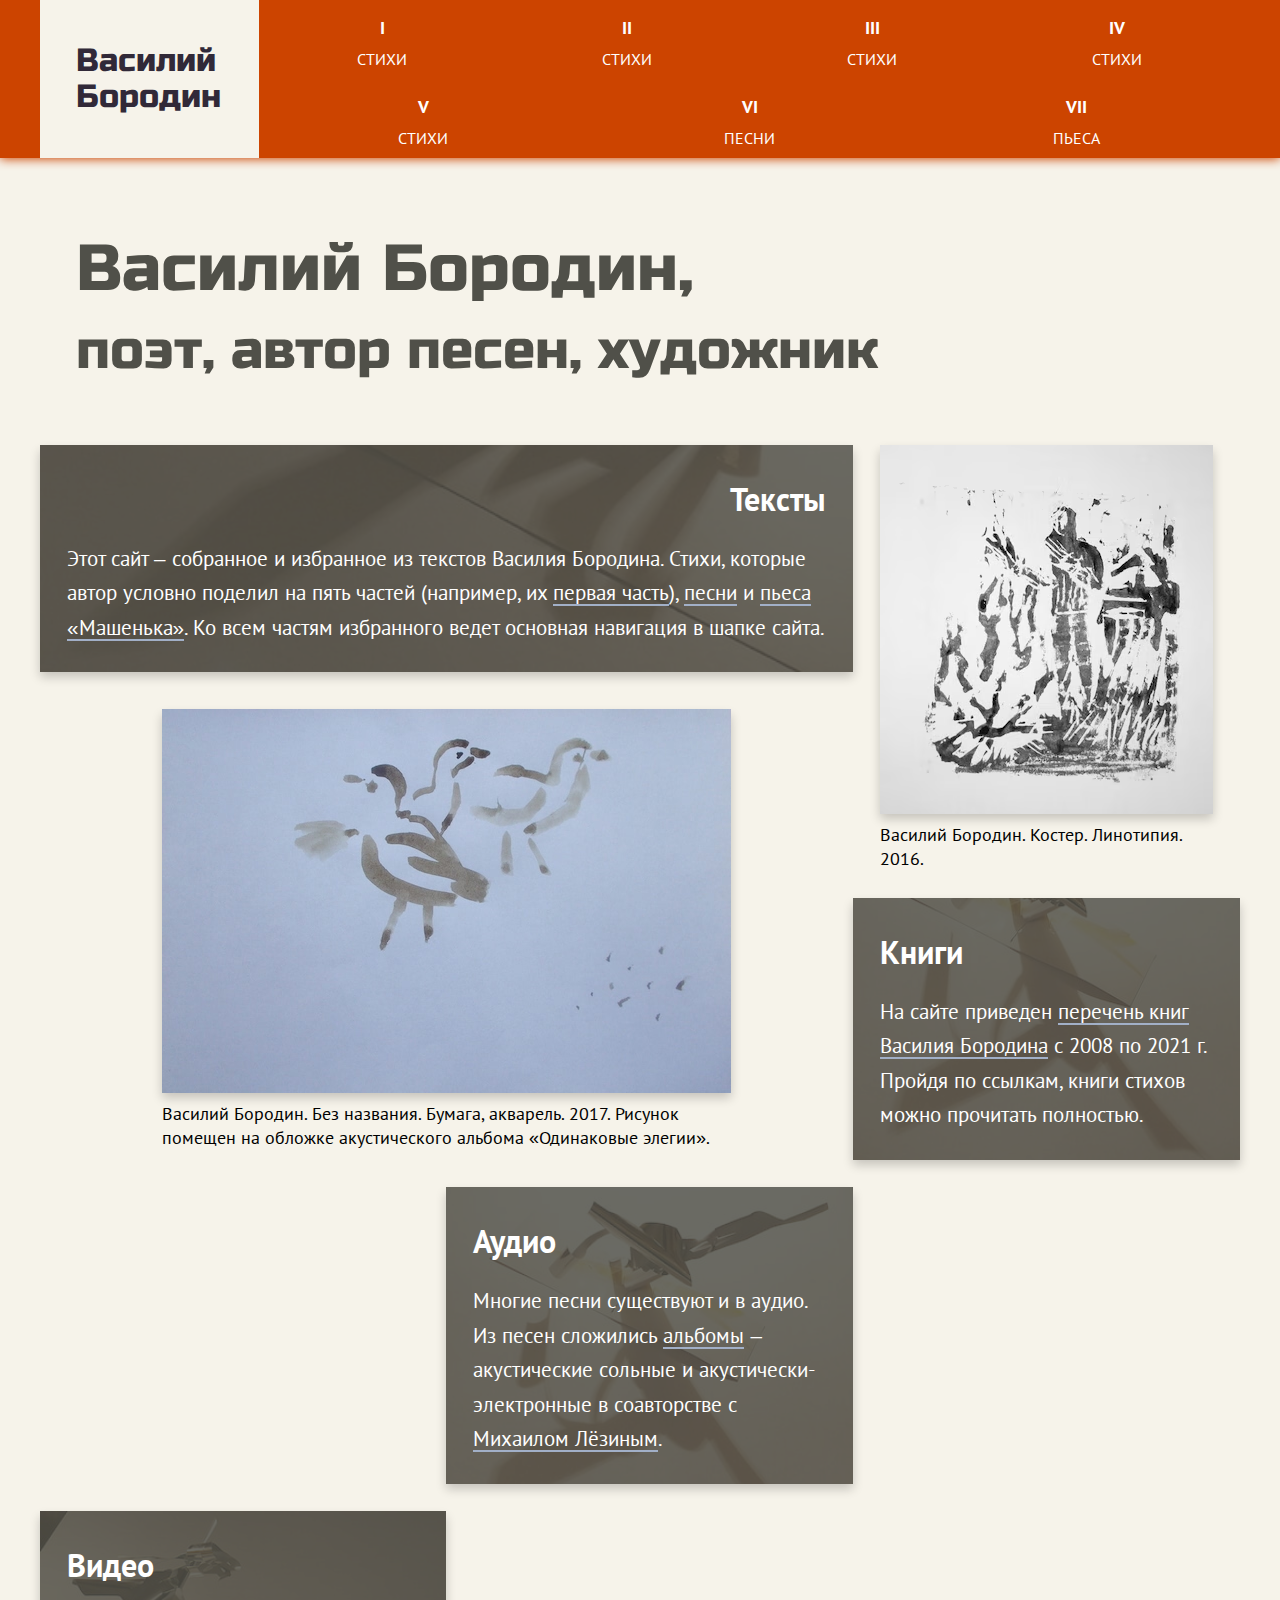
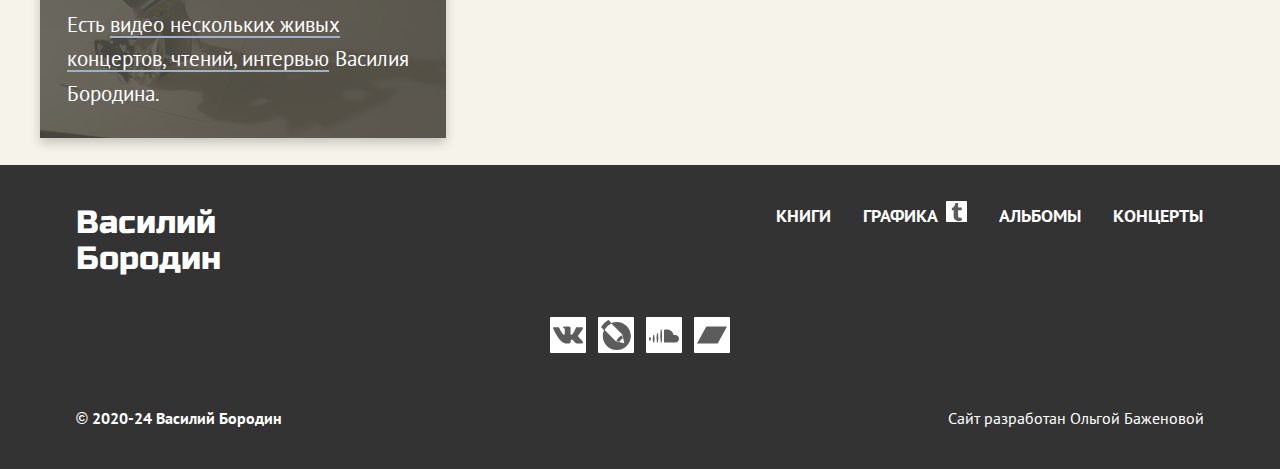
<file: index.html>
<!DOCTYPE html><html lang="ru"><head><meta charset="utf-8"><meta name="viewport" content="width=device-width,initial-scale=1"><meta http-equiv="X-UA-Compatible" content="ie=edge"><title>Василий Бородин — Главная</title><meta name="description" content="Василий Бородин, поэт, автор песен, художник. Избранные тексты с 2005 по 2020 год: стихи, песни и пьеса «Машенька». Список вышедших книг и музыкальные альбомы Василия Бородина. Видео: живые записи концертов, чтений, фильм-интервью (2021)."><link rel="preload" fetchpriority="high" href="fonts/russoone.woff2" as="font" type="font/woff2" crossorigin=""><link rel="preload" fetchpriority="high" href="fonts/ptsans.woff2" as="font" type="font/woff2" crossorigin=""><link rel="manifest" href="manifest.webmanifest"><link rel="icon" href="img/favicon-16.png" sizes="16x16" type="image/png"><link rel="icon" href="img/favicon-32.png" sizes="32x32" type="image/png"><link rel="icon" href="img/favicon-64.png" sizes="64x64" type="image/png"><link rel="apple-touch-icon" href="apple-touch-icon.png" sizes="180x180" type="image/png"><link rel="stylesheet" href="css/style.min.css"><script>document.createElement( "picture" );</script><script src="js/picturefill.min.js" async=""></script></head><body class="flex-page"><div style="display:none"><svg xmlns="http://www.w3.org/2000/svg" xmlns:xlink="http://www.w3.org/1999/xlink"><symbol id="icon-archive-play" viewBox="0 0 240 240"><path d="M62.8,199.5c-1,0.8-2.4,0.6-3.3-0.4c-0.4-0.5-0.6-1.1-0.5-1.8V42.6c-0.2-1.3,0.7-2.4,1.9-2.6c0.7-0.1,1.3,0.1,1.9,0.4l154.7,77.7c2.1,1.1,2.1,2.8,0,3.8L62.8,199.5z"></path></symbol><symbol id="icon-bandcamp" viewBox="0 0 24 24"><path d="M0 18.75l7.437-13.5H24l-7.438 13.5H0z"></path></symbol><symbol id="icon-camera" viewBox="0 0 32 32"><path d="M30 27l-6-5v5a2 2 0 0 1-2 2H2a2 2 0 0 1-2-2V10a2 2 0 0 1 2-2h7.698L6.74 4H1a1 1 0 1 1 0-2h6a1 1 0 0 1 1 1l4.072 5H22a2 2 0 0 1 2 2v5l6-6a2 2 0 0 1 2 2v14c0 1.104-.771 2-2 2zm-9-17h-6a1 1 0 1 0 0 2h6a1 1 0 1 0 0-2z"></path></symbol><symbol id="icon-facebook" viewBox="0 0 32 32"><path d="M19 6h5v-6h-5c-3.86 0-7 3.14-7 7v3h-4v6h4v16h6v-16h5l1-6h-6v-3c0-0.542 0.458-1 1-1z"></path></symbol><symbol id="icon-livejournal" viewBox="0 0 305 305"><path d="M160.662 19.47c-18.934 0-37.323 3.668-54.693 10.881L76.353.732a2.501 2.501 0 0 0-3.082-.359C44.436 18.201 19.773 42.865 1.947 71.699a2.499 2.499 0 0 0 .358 3.082l28.39 28.383c-8.491 18.637-12.808 38.5-12.808 59.074C17.887 240.957 81.936 305 160.662 305c78.721 0 142.765-64.043 142.765-142.762 0-78.723-64.044-142.768-142.765-142.768zm56.563 129.194l9.943 42.082 9.543 44.395-44.337-9.533-42.055-9.893L36.712 102.111c14.252-29.338 38.339-52.619 68.114-65.832l112.399 112.385z"></path><path d="M221.76 187.396l-7.522-33.023c-25.891 11.889-46.404 32.402-58.283 58.295l33.023 7.52c7.011-14.023 18.769-25.778 32.782-32.792z"></path></symbol><symbol id="icon-music" viewBox="0 0 24 24"><path d="M17.016 6h4.969v2.016h-3v9c0 1.641-1.359 3-3 3s-3-1.359-3-3 1.359-3 3-3c.328 0 .703.094 1.031.188V6.001zM3 15.984v-1.969h8.016v1.969H3zm12-6V12H3V9.984h12zM15 6v2.016H3V6h12z"></path></symbol><symbol id="icon-soundcloud" viewBox="0 0 32 32"><path d="M27.874 16.069c-0.565 0-1.105 0.11-1.596 0.308-0.328-3.574-3.447-6.377-7.25-6.377-0.931 0-1.834 0.176-2.635 0.474-0.311 0.116-0.393 0.235-0.393 0.466v12.585c0 0.243 0.195 0.445 0.441 0.469 0.011 0.001 11.36 0.007 11.434 0.007 2.278 0 4.125-1.776 4.125-3.965s-1.848-3.966-4.126-3.966zM12.5 24h1l0.5-7.007-0.5-6.993h-1l-0.5 6.993zM9.5 24h-1l-0.5-5.086 0.5-4.914h1l0.5 5zM4.5 24h1l0.5-4-0.5-4h-1l-0.5 4zM0.5 22h1l0.5-2-0.5-2h-1l-0.5 2z"></path></symbol><symbol id="icon-tumblr" viewBox="0 0 24 24"><path d="M14.563 24c-5.093 0-7.031-3.756-7.031-6.411V9.747H5.116V6.648c3.63-1.313 4.512-4.596 4.71-6.469C9.84.051 9.941 0 9.999 0h3.517v6.114h4.801v3.633h-4.82v7.47c.016 1.001.375 2.371 2.207 2.371h.09c.631-.02 1.486-.205 1.936-.419l1.156 3.425c-.436.636-2.4 1.374-4.156 1.404h-.178l.011.002z"></path></symbol><symbol id="icon-vkontakte" viewBox="0 0 24 24"><path d="M11.701 18.771h1.437s.433-.047.654-.284c.21-.221.21-.63.21-.63s-.031-1.927.869-2.21c.887-.281 2.012 1.86 3.211 2.683.916.629 1.605.494 1.605.494l3.211-.044s1.682-.105.887-1.426c-.061-.105-.451-.975-2.371-2.76-2.012-1.861-1.742-1.561.676-4.787 1.469-1.965 2.07-3.166 1.875-3.676-.166-.48-1.26-.361-1.26-.361l-3.602.031s-.27-.031-.465.09c-.195.119-.314.391-.314.391s-.572 1.529-1.336 2.82c-1.623 2.729-2.268 2.879-2.523 2.699-.604-.391-.449-1.58-.449-2.432 0-2.641.404-3.75-.781-4.035-.39-.091-.681-.15-1.685-.166-1.29-.014-2.378.01-2.995.311-.405.203-.72.652-.539.675.24.03.779.146 1.064.537.375.506.359 1.636.359 1.636s.211 3.116-.494 3.503c-.495.262-1.155-.28-2.595-2.756-.735-1.26-1.291-2.67-1.291-2.67s-.105-.256-.299-.406c-.227-.165-.557-.225-.557-.225l-3.435.03s-.51.016-.689.24c-.166.195-.016.615-.016.615s2.686 6.287 5.732 9.453c2.79 2.902 5.956 2.715 5.956 2.715l-.05-.055z"></path></symbol><symbol id="icon-youtube-button" viewBox="0 0 68 48"><path d="M66.52,7.74c-0.78-2.93-2.49-5.41-5.42-6.19C55.79,.13,34,0,34,0S12.21,.13,6.9,1.55 C3.97,2.33,2.27,4.81,1.48,7.74C0.06,13.05,0,24,0,24s0.06,10.95,1.48,16.26c0.78,2.93,2.49,5.41,5.42,6.19 C12.21,47.87,34,48,34,48s21.79-0.13,27.1-1.55c2.93-0.78,4.64-3.26,5.42-6.19C67.94,34.95,68,24,68,24S67.94,13.05,66.52,7.74z"></path><path fill="#ffffff" fill-opacity="1" d="M 45,24 27,14 27,34"></path></symbol></svg></div><header class="page-header"><nav class="main-nav main-nav--nojs"><a class="main-nav__logo logo logo--main-nav"><span class="logo__inner">Ва&#173;си&#173;лий<br>Бо&#173;ро&#173;дин</span> </a><button class="main-nav__toggle" type="button"><span class="visually-hidden">Меню</span> <span class="main-nav__icon-bar"></span></button><ul class="main-nav__list site-list" role="list"><li class="site-list__item"><a class="site-list__link" href="poems-part-1.html" aria-label="Страница первая. Стихи: часть первая">I <span class="site-list__description">Стихи<span class="visually-hidden">: часть первая</span></span></a></li><li class="site-list__item"><a class="site-list__link" href="poems-part-2.html" aria-label="Страница вторая. Стихи: часть вторая">II <span class="site-list__description">Стихи<span class="visually-hidden">: часть вторая</span></span></a></li><li class="site-list__item"><a class="site-list__link" href="poems-part-3.html" aria-label="Страница третья. Стихи: часть третья">III <span class="site-list__description">Стихи<span class="visually-hidden">: часть третья</span></span></a></li><li class="site-list__item"><a class="site-list__link" href="poems-part-4.html" aria-label="Страница четвертая. Стихи: часть четвертая">IV <span class="site-list__description">Стихи<span class="visually-hidden">: часть четвертая</span></span></a></li><li class="site-list__item"><a class="site-list__link" href="poems-part-5.html" aria-label="Страница пятая. Стихи: часть пятая">V <span class="site-list__description">Стихи<span class="visually-hidden">: часть пятая</span></span></a></li><li class="site-list__item"><a class="site-list__link" href="lyrics.html" aria-label="Страница шестая. Песни">VI <span class="site-list__description">Песни</span></a></li><li class="site-list__item"><a class="site-list__link" href="libretto.html" aria-label="Страница седьмая. Пьеса «Машенька»">VII <span class="site-list__description">Пьеса</span></a></li></ul></nav></header><main class="page-main page-main--index"><div class="about"><h1 class="page-title page-title--index"><span class="page-title__name">Василий Бородин, </span>поэт, автор песен, художник</h1><div class="about__grid"><section class="about__text"><h2 class="about__title about__title--desktop-right">Тексты</h2><p class="about__description">Этот сайт – собранное и избранное из текстов Василия Бородина. Стихи, которые автор условно поделил на пять частей (например, их <a class="about__link" href="poems-part-1.html">первая часть</a>), <a class="about__link" href="lyrics.html">песни</a> и <a class="about__link" href="libretto.html">пьеса «Машенька»</a>. Ко всем частям избранного ведет основная навигация в шапке сайта.</p></section><figure class="about__figure" role="figure" aria-label="Василий Бородин. Костер. Линотипия. 2016."><picture><source type="image/avif" srcset="img/bonfire@1x.avif, img/bonfire@2x.avif 2x"><source type="image/webp" srcset="img/bonfire@1x.webp, img/bonfire@2x.webp 2x"><img class="about__image" src="img/bonfire@1x.jpg" srcset="img/bonfire@2x.jpg 2x" width="333" height="369" fetchpriority="high" alt="Большой костер, человек в простой одежде, стоящий у костра, и небольшие дома на заднем плане. Человек склонил голову к правому плечу. Его лицо задумчиво и освещено пламенем. Изображение темно-серое на светло-сером фоне, но по форме все его детали напоминают очертания костра, контуры пламени."></picture><figcaption class="about__figcaption">Василий Бородин. Костер. Линотипия. 2016.</figcaption></figure><section class="about__text"><h2 class="about__title">Книги</h2><p class="about__description">На сайте приведен <a class="about__link" href="books.html">перечень книг Василия Бородина</a> с 2008 по 2021 г. Пройдя по ссылкам, книги стихов можно прочитать полностью.</p></section><section class="about__text"><h2 class="about__title">Аудио</h2><p class="about__description">Многие песни существуют и в аудио. Из песен сложились <a class="about__link" href="albums.html">альбомы</a> – акустические сольные и акустически-электронные в соавторстве с <a class="about__link" href="https://www.discogs.com/artist/1198950-Mikhail-Lezin" rel="noopener noreferrer" target="_blank">Михаилом Лёзиным</a>.</p></section><figure class="about__figure" role="figure" aria-label="Василий Бородин. Без названия. Бумага, акварель. 2017. Рисунок помещен на обложке акустического альбома «Одинаковые элегии»."><picture><source type="image/avif" srcset="img/birds@1x.avif, img/birds@2x.avif 2x"><source type="image/webp" srcset="img/birds@1x.webp, img/birds@2x.webp 2x"><img class="about__image" src="img/birds@1x.jpg" srcset="img/birds@2x.jpg 2x" width="569" height="384" loading="lazy" alt="Три птицы, расхаживающие по земле в поисках корма. Одна из них смотрит влево, две вправо."></picture><figcaption class="about__figcaption">Василий Бородин. Без названия. Бумага, акварель. 2017. Рисунок помещен на обложке акустического альбома «Одинаковые элегии».</figcaption></figure><section class="about__text"><h2 class="about__title">Видео</h2><p class="about__description">Есть <a class="about__link" href="concerts.html">видео нескольких живых концертов, чтений, интервью</a> Василия Бородина.</p></section></div></div></main><footer class="page-footer"><div class="page-footer__wrapper wrapper"><a class="page-footer__logo logo logo--footer"><span class="logo__inner">Ва&#173;си&#173;лий<br>Бо&#173;ро&#173;дин</span></a><ul class="page-footer__edition-list edition-list" role="list"><li class="edition-list__item"><a class="edition-list__link" href="books.html">Книги</a></li><li class="edition-list__item"><a class="edition-list__link edition-list__link--external" href="https://vassily-borodin-blog.tumblr.com/" rel="noopener noreferrer" target="_blank" aria-label="Графика: открыть Tumblr"><span class="edition-list__name">Графика</span> <span class="edition-list__icon-wrapper"><svg class="edition-list__icon" width="18" height="18" aria-hidden="true" focusable="false"><use xlink:href="#icon-tumblr"></use></svg></span></a></li><li class="edition-list__item"><a class="edition-list__link" href="albums.html">Альбомы</a></li><li class="edition-list__item"><a class="edition-list__link" href="concerts.html">Концерты</a></li></ul><ul class="page-footer__social social" role="list"><li class="social__item"><a class="social__link" href="https://vk.com/id5403533" rel="noopener noreferrer" target="_blank"><span class="visually-hidden">Вконтакте</span> <svg class="social__icon" width="30" height="30" aria-hidden="true" focusable="false"><use xlink:href="#icon-vkontakte"></use></svg></a></li><li class="social__item"><a class="social__link" href="https://heart-s-growing.livejournal.com" rel="noopener noreferrer" target="_blank"><span class="visually-hidden" lang="en">Livejournal</span> <svg class="social__icon" width="30" height="30" aria-hidden="true" focusable="false"><use xlink:href="#icon-livejournal"></use></svg></a></li><li class="social__item"><a class="social__link" href="https://soundcloud.com/vassia-borodin" rel="noopener noreferrer" target="_blank"><span class="visually-hidden" lang="en">Soundcloud</span> <svg class="social__icon" width="30" height="30" aria-hidden="true" focusable="false"><use xlink:href="#icon-soundcloud"></use></svg></a></li><li class="social__item"><a class="social__link" href="https://vassilyborodin.bandcamp.com" rel="noopener noreferrer" target="_blank"><span class="visually-hidden" lang="en">Bandcamp</span> <svg class="social__icon" width="30" height="30" aria-hidden="true" focusable="false"><use xlink:href="#icon-bandcamp"></use></svg></a></li></ul><p class="page-footer__copyright copyright">© 2020-24 Василий Бородин</p><address class="page-footer__developed developed"><span class="developed__text">Сайт разработан </span><a class="developed__link">Ольгой Баженовой</a></address></div></footer><script src="js/nav.min.js"></script></body></html>
</file>
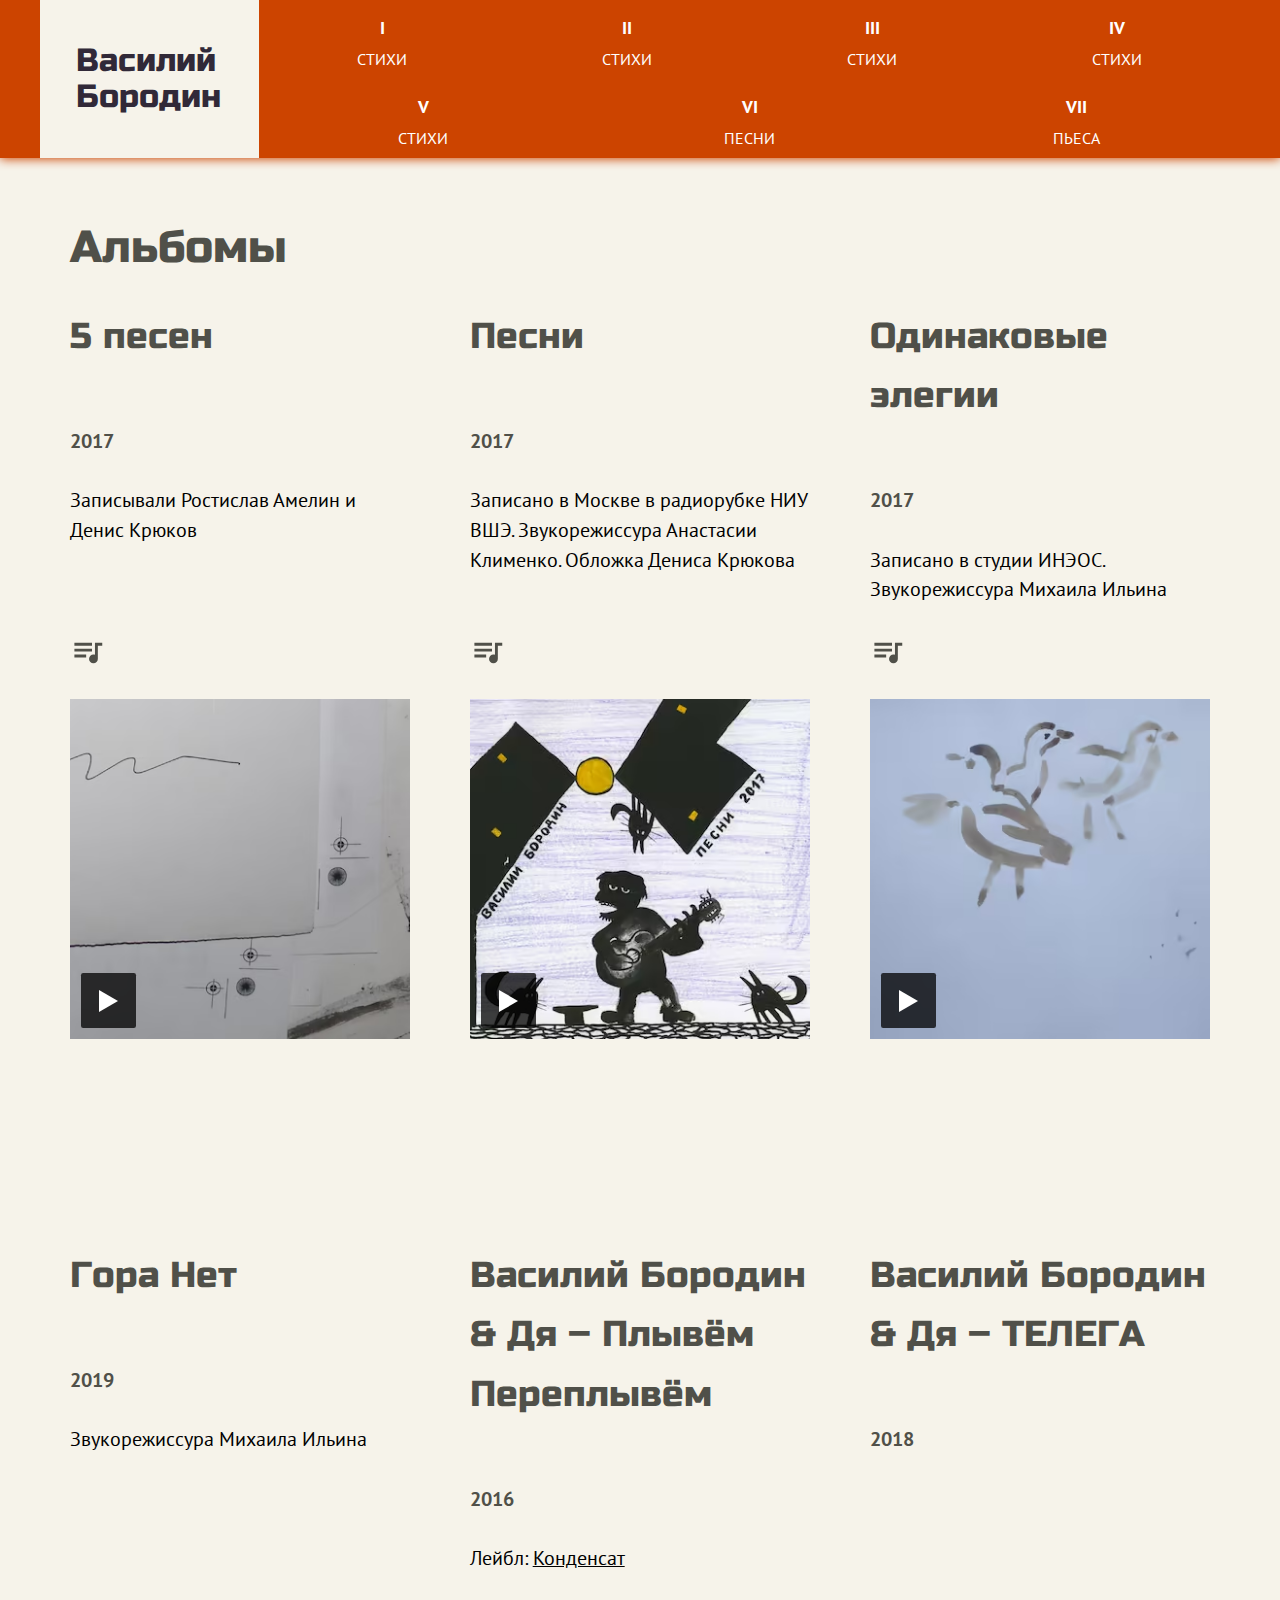
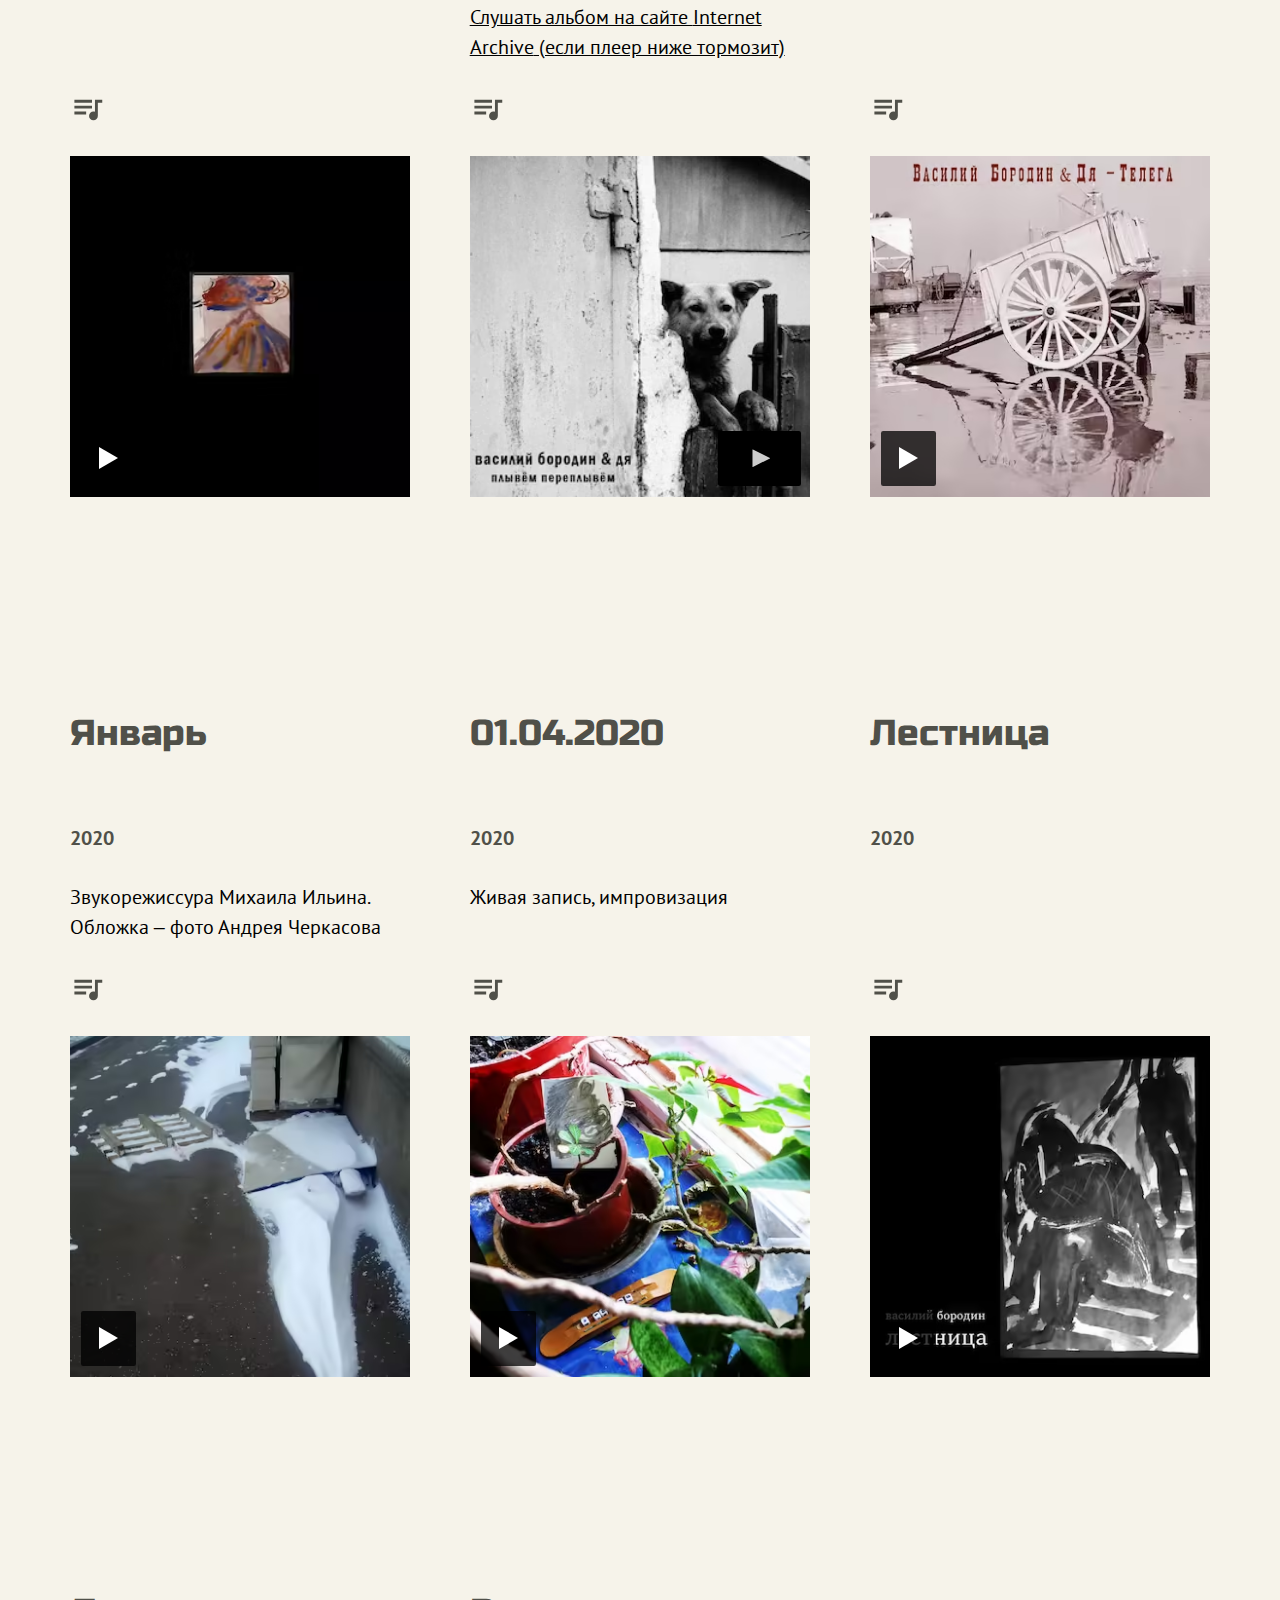
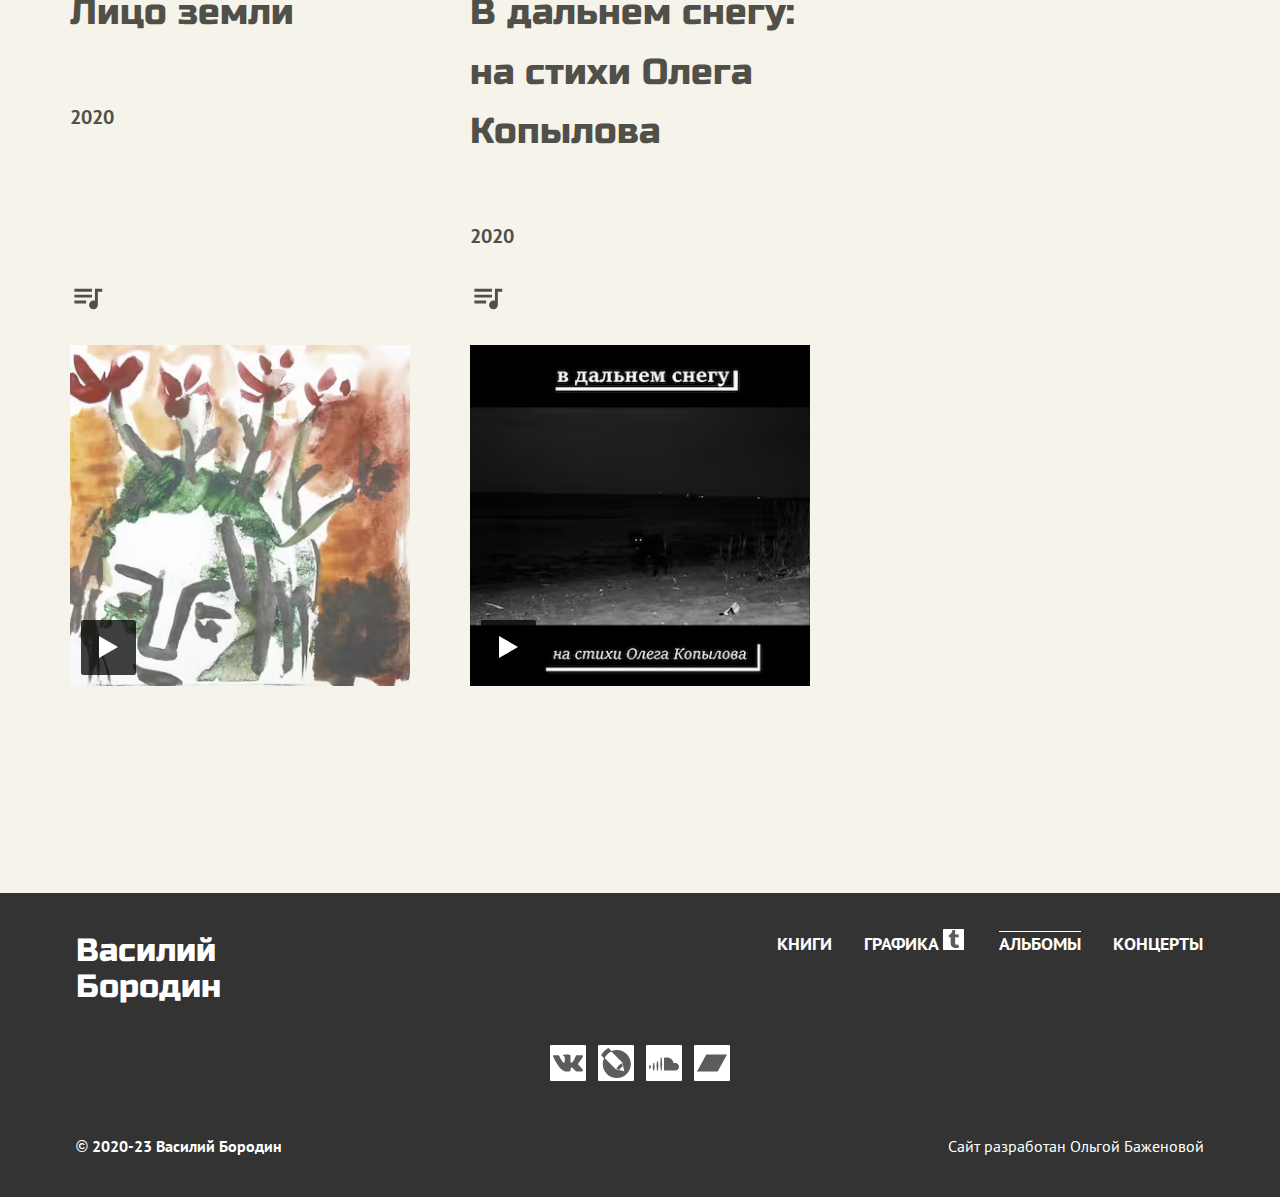
<file: albums.html>
<!DOCTYPE html><html lang="ru"><head><meta charset="utf-8"><meta name="viewport" content="width=device-width,initial-scale=1"><meta http-equiv="X-UA-Compatible" content="ie=edge"><title>Василий Бородин — Альбомы</title><meta name="description" content="Василий Бородин. Сольные акустические альбомы и акустически-электронные альбомы в соавторстве с Михаилом Лёзиным."><link rel="preload" fetchpriority="high" href="fonts/russoone.woff2" as="font" type="font/woff2" crossorigin=""><link rel="preload" fetchpriority="high" href="fonts/ptsans.woff2" as="font" type="font/woff2" crossorigin=""><link rel="manifest" href="manifest.webmanifest"><link rel="icon" href="img/favicon-16.png" sizes="16x16" type="image/png"><link rel="icon" href="img/favicon-32.png" sizes="32x32" type="image/png"><link rel="icon" href="img/favicon-64.png" sizes="64x64" type="image/png"><link rel="apple-touch-icon" href="apple-touch-icon.png" sizes="180x180" type="image/png"><link rel="preconnect" href="https://vassilyborodin.bandcamp.com"><link rel="dns-prefetch" href="https://vassilyborodin.bandcamp.com"><link rel="preconnect" href="https://archive.org/details/kndnst042"><link rel="dns-prefetch" href="https://archive.org/details/kndnst042"><link rel="stylesheet" href="css/style.min.css"><script>document.createElement( "picture" );</script><script src="js/picturefill.min.js" async=""></script></head><body class="flex-page"><div style="display:none"><svg xmlns="http://www.w3.org/2000/svg" xmlns:xlink="http://www.w3.org/1999/xlink"><symbol id="icon-archive-play" viewBox="0 0 240 240"><path d="M62.8,199.5c-1,0.8-2.4,0.6-3.3-0.4c-0.4-0.5-0.6-1.1-0.5-1.8V42.6c-0.2-1.3,0.7-2.4,1.9-2.6c0.7-0.1,1.3,0.1,1.9,0.4l154.7,77.7c2.1,1.1,2.1,2.8,0,3.8L62.8,199.5z"></path></symbol><symbol id="icon-bandcamp" viewBox="0 0 24 24"><path d="M0 18.75l7.437-13.5H24l-7.438 13.5H0z"></path></symbol><symbol id="icon-camera" viewBox="0 0 32 32"><path d="M30 27l-6-5v5a2 2 0 0 1-2 2H2a2 2 0 0 1-2-2V10a2 2 0 0 1 2-2h7.698L6.74 4H1a1 1 0 1 1 0-2h6a1 1 0 0 1 1 1l4.072 5H22a2 2 0 0 1 2 2v5l6-6a2 2 0 0 1 2 2v14c0 1.104-.771 2-2 2zm-9-17h-6a1 1 0 1 0 0 2h6a1 1 0 1 0 0-2z"></path></symbol><symbol id="icon-facebook" viewBox="0 0 32 32"><path d="M19 6h5v-6h-5c-3.86 0-7 3.14-7 7v3h-4v6h4v16h6v-16h5l1-6h-6v-3c0-0.542 0.458-1 1-1z"></path></symbol><symbol id="icon-livejournal" viewBox="0 0 305 305"><path d="M160.662 19.47c-18.934 0-37.323 3.668-54.693 10.881L76.353.732a2.501 2.501 0 0 0-3.082-.359C44.436 18.201 19.773 42.865 1.947 71.699a2.499 2.499 0 0 0 .358 3.082l28.39 28.383c-8.491 18.637-12.808 38.5-12.808 59.074C17.887 240.957 81.936 305 160.662 305c78.721 0 142.765-64.043 142.765-142.762 0-78.723-64.044-142.768-142.765-142.768zm56.563 129.194l9.943 42.082 9.543 44.395-44.337-9.533-42.055-9.893L36.712 102.111c14.252-29.338 38.339-52.619 68.114-65.832l112.399 112.385z"></path><path d="M221.76 187.396l-7.522-33.023c-25.891 11.889-46.404 32.402-58.283 58.295l33.023 7.52c7.011-14.023 18.769-25.778 32.782-32.792z"></path></symbol><symbol id="icon-music" viewBox="0 0 24 24"><path d="M17.016 6h4.969v2.016h-3v9c0 1.641-1.359 3-3 3s-3-1.359-3-3 1.359-3 3-3c.328 0 .703.094 1.031.188V6.001zM3 15.984v-1.969h8.016v1.969H3zm12-6V12H3V9.984h12zM15 6v2.016H3V6h12z"></path></symbol><symbol id="icon-soundcloud" viewBox="0 0 32 32"><path d="M27.874 16.069c-0.565 0-1.105 0.11-1.596 0.308-0.328-3.574-3.447-6.377-7.25-6.377-0.931 0-1.834 0.176-2.635 0.474-0.311 0.116-0.393 0.235-0.393 0.466v12.585c0 0.243 0.195 0.445 0.441 0.469 0.011 0.001 11.36 0.007 11.434 0.007 2.278 0 4.125-1.776 4.125-3.965s-1.848-3.966-4.126-3.966zM12.5 24h1l0.5-7.007-0.5-6.993h-1l-0.5 6.993zM9.5 24h-1l-0.5-5.086 0.5-4.914h1l0.5 5zM4.5 24h1l0.5-4-0.5-4h-1l-0.5 4zM0.5 22h1l0.5-2-0.5-2h-1l-0.5 2z"></path></symbol><symbol id="icon-tumblr" viewBox="0 0 24 24"><path d="M14.563 24c-5.093 0-7.031-3.756-7.031-6.411V9.747H5.116V6.648c3.63-1.313 4.512-4.596 4.71-6.469C9.84.051 9.941 0 9.999 0h3.517v6.114h4.801v3.633h-4.82v7.47c.016 1.001.375 2.371 2.207 2.371h.09c.631-.02 1.486-.205 1.936-.419l1.156 3.425c-.436.636-2.4 1.374-4.156 1.404h-.178l.011.002z"></path></symbol><symbol id="icon-vkontakte" viewBox="0 0 24 24"><path d="M11.701 18.771h1.437s.433-.047.654-.284c.21-.221.21-.63.21-.63s-.031-1.927.869-2.21c.887-.281 2.012 1.86 3.211 2.683.916.629 1.605.494 1.605.494l3.211-.044s1.682-.105.887-1.426c-.061-.105-.451-.975-2.371-2.76-2.012-1.861-1.742-1.561.676-4.787 1.469-1.965 2.07-3.166 1.875-3.676-.166-.48-1.26-.361-1.26-.361l-3.602.031s-.27-.031-.465.09c-.195.119-.314.391-.314.391s-.572 1.529-1.336 2.82c-1.623 2.729-2.268 2.879-2.523 2.699-.604-.391-.449-1.58-.449-2.432 0-2.641.404-3.75-.781-4.035-.39-.091-.681-.15-1.685-.166-1.29-.014-2.378.01-2.995.311-.405.203-.72.652-.539.675.24.03.779.146 1.064.537.375.506.359 1.636.359 1.636s.211 3.116-.494 3.503c-.495.262-1.155-.28-2.595-2.756-.735-1.26-1.291-2.67-1.291-2.67s-.105-.256-.299-.406c-.227-.165-.557-.225-.557-.225l-3.435.03s-.51.016-.689.24c-.166.195-.016.615-.016.615s2.686 6.287 5.732 9.453c2.79 2.902 5.956 2.715 5.956 2.715l-.05-.055z"></path></symbol><symbol id="icon-youtube-button" viewBox="0 0 68 48"><path d="M66.52,7.74c-0.78-2.93-2.49-5.41-5.42-6.19C55.79,.13,34,0,34,0S12.21,.13,6.9,1.55 C3.97,2.33,2.27,4.81,1.48,7.74C0.06,13.05,0,24,0,24s0.06,10.95,1.48,16.26c0.78,2.93,2.49,5.41,5.42,6.19 C12.21,47.87,34,48,34,48s21.79-0.13,27.1-1.55c2.93-0.78,4.64-3.26,5.42-6.19C67.94,34.95,68,24,68,24S67.94,13.05,66.52,7.74z"></path><path fill="#ffffff" fill-opacity="1" d="M 45,24 27,14 27,34"></path></symbol></svg></div><header class="page-header"><nav class="main-nav main-nav--nojs"><a class="main-nav__logo logo logo--main-nav" href="index.html"><span class="logo__inner">Ва&#173;си&#173;лий<br>Бо&#173;ро&#173;дин</span> <span class="visually-hidden">: на главную страницу</span> </a><button class="main-nav__toggle" type="button"><span class="visually-hidden">Меню</span> <span class="main-nav__icon-bar"></span></button><ul class="main-nav__list site-list"><li class="site-list__item"><a class="site-list__link" href="poems-part-1.html" aria-label="Страница первая. Стихи: часть первая">I <span class="site-list__description">Стихи<span class="visually-hidden">: часть первая</span></span></a></li><li class="site-list__item"><a class="site-list__link" href="poems-part-2.html" aria-label="Страница вторая. Стихи: часть вторая">II <span class="site-list__description">Стихи<span class="visually-hidden">: часть вторая</span></span></a></li><li class="site-list__item"><a class="site-list__link" href="poems-part-3.html" aria-label="Страница третья. Стихи: часть третья">III <span class="site-list__description">Стихи<span class="visually-hidden">: часть третья</span></span></a></li><li class="site-list__item"><a class="site-list__link" href="poems-part-4.html" aria-label="Страница четвертая. Стихи: часть четвертая">IV <span class="site-list__description">Стихи<span class="visually-hidden">: часть четвертая</span></span></a></li><li class="site-list__item"><a class="site-list__link" href="poems-part-5.html" aria-label="Страница пятая. Стихи: часть пятая">V <span class="site-list__description">Стихи<span class="visually-hidden">: часть пятая</span></span></a></li><li class="site-list__item"><a class="site-list__link" href="lyrics.html" aria-label="Страница шестая. Песни">VI <span class="site-list__description">Песни</span></a></li><li class="site-list__item"><a class="site-list__link" href="libretto.html" aria-label="Страница седьмая. Пьеса «Машенька»">VII <span class="site-list__description">Пьеса</span></a></li></ul></nav></header><main class="page-main"><h1 class="page-title page-title--inner-page page-title--editions">Альбомы</h1><ul class="album-list" role="list"><li class="album-list__item"><article class="album" id="five"><h2 class="album__title"><span class="visually-hidden">Василий Бородин. </span>5 песен</h2><p class="album__info album__info--year">2017</p><p class="album__info">Записывали Ростислав Амелин и Денис Крюков</p><svg class="album__icon" width="32" height="32" role="img" aria-label="Этот альбом можно слушать бесплатно" focusable="false"><use xlink:href="#icon-music" aria-hidden="true"></use></svg><div class="album__audio audio audio--bandcamp"><a class="audio__link" href="https://vassilyborodin.bandcamp.com/album/5"><picture><source type="image/avif" srcset="img/audio-cover-5@1x.avif, img/audio-cover-5@2x.avif 2x"><source type="image/webp" srcset="img/audio-cover-5@1x.webp, img/audio-cover-5@2x.webp 2x"><img class="audio__media" src="img/audio-cover-5@1x.jpg" srcset="img/audio-cover-5@2x.jpg 2x" fetchpriority="high" alt="Обложка альбома «5 песен»"></picture></a><button class="audio__button" type="button"><span class="visually-hidden">Слушать альбом</span></button></div></article></li><li class="album-list__item"><article class="album" id="songs"><h2 class="album__title"><span class="visually-hidden">Василий Бородин. </span>Песни</h2><p class="album__info album__info--year">2017</p><p class="album__info">Записано в Москве в радиорубке НИУ ВШЭ. Звукорежиссура Анастасии Клименко. Обложка Дениса Крюкова</p><svg class="album__icon" width="32" height="32" role="img" aria-label="Этот альбом можно слушать бесплатно" focusable="false"><use xlink:href="#icon-music" aria-hidden="true"></use></svg><div class="album__audio audio audio--bandcamp"><a class="audio__link" href="https://vassilyborodin.bandcamp.com/album/-"><picture><source type="image/avif" srcset="img/audio-cover-songs@1x.avif, img/audio-cover-songs@2x.avif 2x"><source type="image/webp" srcset="img/audio-cover-songs@1x.webp, img/audio-cover-songs@2x.webp 2x"><img class="audio__media" src="img/audio-cover-songs@1x.jpg" srcset="img/audio-cover-songs@2x.jpg 2x" alt="Обложка альбома «Песни»"></picture></a><button class="audio__button" type="button"><span class="visually-hidden">Слушать альбом</span></button></div></article></li><li class="album-list__item"><article class="album" id="elegies"><h2 class="album__title"><span class="visually-hidden">Василий Бородин. </span>Одинаковые элегии</h2><p class="album__info album__info--year">2017</p><p class="album__info">Записано в студии ИНЭОС. Звукорежиссура Михаила Ильина</p><svg class="album__icon" width="32" height="32" role="img" aria-label="Этот альбом можно слушать бесплатно" focusable="false"><use xlink:href="#icon-music" aria-hidden="true"></use></svg><div class="album__audio audio audio--bandcamp"><a class="audio__link" href="https://vassilyborodin.bandcamp.com/album/--2"><picture><source type="image/avif" srcset="img/audio-cover-elegies@1x.avif, img/audio-cover-elegies@2x.avif 2x"><source type="image/webp" srcset="img/audio-cover-elegies@1x.webp, img/audio-cover-elegies@2x.webp 2x"><img class="audio__media" src="img/audio-cover-elegies@1x.jpg" srcset="img/audio-cover-elegies@2x.jpg 2x" alt="Обложка альбома «Одинаковые элегии»"></picture></a><button class="audio__button" type="button"><span class="visually-hidden">Слушать альбом</span></button></div></article></li><li class="album-list__item"><article class="album" id="mountain-no"><h2 class="album__title"><span class="visually-hidden">Василий Бородин. </span>Гора Нет</h2><p class="album__info album__info--year">2019</p><p class="album__info">Звукорежиссура Михаила Ильина</p><svg class="album__icon" width="32" height="32" role="img" aria-label="Этот альбом можно слушать бесплатно" focusable="false"><use xlink:href="#icon-music" aria-hidden="true"></use></svg><div class="album__audio audio audio--bandcamp"><a class="audio__link" href="https://vassilyborodin.bandcamp.com/album/--3"><picture><source type="image/avif" srcset="img/audio-cover-mountain-no@1x.avif, img/audio-cover-mountain-no@2x.avif 2x"><source type="image/webp" srcset="img/audio-cover-mountain-no@1x.webp, img/audio-cover-mountain-no@2x.webp 2x"><img class="audio__media" src="img/audio-cover-mountain-no@1x.jpg" srcset="img/audio-cover-mountain-no@2x.jpg 2x" loading="lazy" alt="Обложка альбома «Гора Нет»"></picture></a><button class="audio__button" type="button"><span class="visually-hidden">Слушать альбом</span></button></div></article></li><li class="album-list__item"><article class="album" id="sailing"><h2 class="album__title">Василий Бородин & Дя – Плывём Переплывём</h2><p class="album__info album__info--year">2016</p><p class="album__info">Лейбл: <a class="album__link" href="https://www.discogs.com/label/250270-%D0%9A%D0%BE%D0%BD%D0%B4%D0%B5%D0%BD%D1%81%D0%B0%D1%82" rel="noopener noreferrer" target="_blank">Конденсат</a></p><p class="album__info"><a class="album__link" href="https://archive.org/embed/kndnst042&playlist=1" rel="noopener noreferrer" target="_blank">Слушать альбом на сайте <span lang="en">Internet Archive</span> (если плеер ниже тормозит)</a></p><svg class="album__icon" width="32" height="32" role="img" aria-label="Этот альбом можно слушать бесплатно" focusable="false"><use xlink:href="#icon-music" aria-hidden="true"></use></svg><div class="album__audio audio audio--archive"><a class="audio__link" href="https://archive.org/details/kndnst042"><picture><source type="image/avif" srcset="img/audio-cover-sailing@1x.avif, img/audio-cover-sailing@2x.avif 2x"><source type="image/webp" srcset="img/audio-cover-sailing@1x.webp, img/audio-cover-sailing@2x.webp 2x"><img class="audio__media" src="img/audio-cover-sailing@1x.jpg" srcset="img/audio-cover-sailing@2x.jpg 2x" loading="lazy" alt="Обложка альбома «Василий Бородин & Дя – Плывём Переплывём"></picture></a><button class="audio__button audio__button--archive" type="button"><span class="visually-hidden">Слушать альбом</span> <svg class="audio__button-icon" width="24" height="24" aria-hidden="true" focusable="false"><use xlink:href="#icon-archive-play"></use></svg></button></div></article></li><li class="album-list__item"><article class="album" id="cart"><h2 class="album__title">Василий Бородин & Дя – ТЕЛЕГА</h2><p class="album__info album__info--year">2018</p><svg class="album__icon" width="32" height="32" role="img" aria-label="Этот альбом можно слушать бесплатно" focusable="false"><use xlink:href="#icon-music" aria-hidden="true"></use></svg><div class="album__audio audio audio--bandcamp"><a class="audio__link" href="https://vassilyborodin.bandcamp.com/album/2018"><picture><source type="image/avif" srcset="img/audio-cover-cart@1x.avif, img/audio-cover-cart@2x.avif 2x"><source type="image/webp" srcset="img/audio-cover-cart@1x.webp, img/audio-cover-cart@2x.webp 2x"><img class="audio__media" src="img/audio-cover-cart@1x.jpg" srcset="img/audio-cover-cart@2x.jpg 2x" loading="lazy" alt="Обложка альбома «Василий Бородин & Дя – ТЕЛЕГА»"></picture></a><button class="audio__button" type="button"><span class="visually-hidden">Слушать альбом</span></button></div></article></li><li class="album-list__item"><article class="album" id="january"><h2 class="album__title"><span class="visually-hidden">Василий Бородин. </span>Январь</h2><p class="album__info album__info--year">2020</p><p class="album__info">Звукорежиссура Михаила Ильина. Обложка – фото Андрея Черкасова</p><svg class="album__icon" width="32" height="32" role="img" aria-label="Этот альбом можно слушать бесплатно" focusable="false"><use xlink:href="#icon-music" aria-hidden="true"></use></svg><div class="album__audio audio audio--bandcamp"><a class="audio__link" href="https://vassilyborodin.bandcamp.com/album/--4"><picture><source type="image/avif" srcset="img/audio-cover-january@1x.avif, img/audio-cover-january@2x.avif 2x"><source type="image/webp" srcset="img/audio-cover-january@1x.webp, img/audio-cover-january@2x.webp 2x"><img class="audio__media" src="img/audio-cover-january@1x.jpg" srcset="img/audio-cover-january@2x.jpg 2x" loading="lazy" alt="Обложка альбома «Январь»"></picture></a><button class="audio__button" type="button"><span class="visually-hidden">Слушать альбом</span></button></div></article></li><li class="album-list__item"><article class="album" id="2020-04-01"><h2 class="album__title"><span class="visually-hidden">Василий Бородин. </span>01.04.2020</h2><p class="album__info album__info--year">2020</p><p class="album__info">Живая запись, импровизация</p><svg class="album__icon" width="32" height="32" role="img" aria-label="Эту запись можно слушать бесплатно" focusable="false"><use xlink:href="#icon-music" aria-hidden="true"></use></svg><div class="album__audio audio audio--bandcamp"><a class="audio__link" href="https://vassilyborodin.bandcamp.com/track/01042020"><picture><source type="image/avif" srcset="img/audio-cover-2020-04-01@1x.avif, img/audio-cover-2020-04-01@2x.avif 2x"><source type="image/webp" srcset="img/audio-cover-2020-04-01@1x.webp, img/audio-cover-2020-04-01@2x.webp 2x"><img class="audio__media" src="img/audio-cover-2020-04-01@1x.jpg" srcset="img/audio-cover-2020-04-01@2x.jpg 2x" loading="lazy" alt="Обложка трека «01.04.2020»"></picture></a><button class="audio__button" type="button"><span class="visually-hidden">Слушать альбом</span></button></div></article></li><li class="album-list__item"><article class="album" id="stairs"><h2 class="album__title"><span class="visually-hidden">Василий Бородин. </span>Лестница</h2><p class="album__info album__info--year">2020</p><svg class="album__icon" width="32" height="32" role="img" aria-label="Этот альбом можно слушать бесплатно" focusable="false"><use xlink:href="#icon-music" aria-hidden="true"></use></svg><div class="album__audio audio audio--bandcamp"><a class="audio__link" href="https://vassilyborodin.bandcamp.com/album/--5"><picture><source type="image/avif" srcset="img/audio-cover-stairs@1x.avif, img/audio-cover-stairs@2x.avif 2x"><source type="image/webp" srcset="img/audio-cover-stairs@1x.webp, img/audio-cover-stairs@2x.webp 2x"><img class="audio__media" src="img/audio-cover-stairs@1x.jpg" srcset="img/audio-cover-stairs@2x.jpg 2x" loading="lazy" alt="Обложка альбома «Лестница»"></picture></a><button class="audio__button" type="button"><span class="visually-hidden">Слушать альбом</span></button></div></article></li><li class="album-list__item"><article class="album" id="face"><h2 class="album__title"><span class="visually-hidden">Василий Бородин. </span>Лицо земли</h2><p class="album__info album__info--year">2020</p><svg class="album__icon" width="32" height="32" role="img" aria-label="Этот альбом можно слушать бесплатно" focusable="false"><use xlink:href="#icon-music" aria-hidden="true"></use></svg><div class="album__audio audio audio--bandcamp"><a class="audio__link" href="https://vassilyborodin.bandcamp.com/album/--6"><picture><source type="image/avif" srcset="img/audio-cover-the-face-of-the-earth@1x.avif, img/audio-cover-the-face-of-the-earth@2x.avif 2x"><source type="image/webp" srcset="img/audio-cover-the-face-of-the-earth@1x.webp, img/audio-cover-the-face-of-the-earth@2x.webp 2x"><img class="audio__media" src="img/audio-cover-the-face-of-the-earth@1x.jpg" srcset="img/audio-cover-the-face-of-the-earth@2x.jpg 2x" loading="lazy" alt="Обложка альбома «Лицо земли»"></picture></a><button class="audio__button" type="button"><span class="visually-hidden">Слушать альбом</span></button></div></article></li><li class="album-list__item"><article class="album" id="oleg-kopylov"><h2 class="album__title"><span class="visually-hidden">Василий Бородин. </span>В дальнем снегу: на стихи Олега Копылова</h2><p class="album__info album__info--year">2020</p><svg class="album__icon" width="32" height="32" role="img" aria-label="Этот альбом можно слушать бесплатно" focusable="false"><use xlink:href="#icon-music" aria-hidden="true"></use></svg><div class="album__audio audio audio--bandcamp"><a class="audio__link" href="https://vassilyborodin.bandcamp.com/album/--7"><picture><source type="image/avif" srcset="img/audio-cover-oleg-kopylov@1x.avif, img/audio-cover-oleg-kopylov@2x.avif 2x"><source type="image/webp" srcset="img/audio-cover-oleg-kopylov@1x.webp, img/audio-cover-oleg-kopylov@2x.webp 2x"><img class="audio__media" src="img/audio-cover-oleg-kopylov@1x.jpg" srcset="img/audio-cover-oleg-kopylov@2x.jpg 2x" loading="lazy" alt="Обложка альбома «В дальнем снегу: на стихи Олега Копылова»"></picture></a><button class="audio__button" type="button"><span class="visually-hidden">Слушать альбом</span></button></div></article></li></ul><button class="up-down" type="button"><span class="visually-hidden">Вернуться наверх</span> <span class="visually-hidden">Вернуться вниз</span></button></main><footer class="page-footer"><div class="page-footer__wrapper wrapper"><a class="page-footer__logo logo logo--footer" href="index.html"><span class="logo__inner">Ва&#173;си&#173;лий<br>Бо&#173;ро&#173;дин</span> <span class="visually-hidden">: на главную страницу</span></a><ul class="page-footer__edition-list edition-list"><li class="edition-list__item"><a class="edition-list__link" href="books.html">Книги</a></li><li class="edition-list__item"><a class="edition-list__link edition-list__link--external" href="https://vassily-borodin-blog.tumblr.com/" rel="noopener noreferrer" target="_blank" aria-label="Графика: открыть Tumblr"><sживая запись,="" иan="" class="edition-list__name">Графика <span class="edition-list__icon-wrapper"><svg class="edition-list__icon" width="18" height="18" aria-hidden="true" focusable="false"><use xlink:href="#icon-tumblr"></use></svg></span></sживая></a></li><li class="edition-list__item edition-list__item--current"><a class="edition-list__link">Альбомы</a></li><li class="edition-list__item"><a class="edition-list__link" href="concerts.html">Концерты</a></li></ul><ul class="page-footer__social social"><li class="social__item"><a class="social__link" href="https://vk.com/id5403533" rel="noopener noreferrer" target="_blank"><span class="visually-hidden">Вконтакте</span> <svg class="social__icon" width="30" height="30" aria-hidden="true" focusable="false"><use xlink:href="#icon-vkontakte"></use></svg></a></li><li class="social__item"><a class="social__link" href="https://heart-s-growing.livejournal.com" rel="noopener noreferrer" target="_blank"><span class="visually-hidden" lang="en">Livejournal</span> <svg class="social__icon" width="30" height="30" aria-hidden="true" focusable="false"><use xlink:href="#icon-livejournal"></use></svg></a></li><li class="social__item"><a class="social__link" href="https://soundcloud.com/vassia-borodin" rel="noopener noreferrer" target="_blank"><span class="visually-hidden" lang="en">Soundcloud</span> <svg class="social__icon" width="30" height="30" aria-hidden="true" focusable="false"><use xlink:href="#icon-soundcloud"></use></svg></a></li><li class="social__item"><a class="social__link" href="https://vassilyborodin.bandcamp.com" rel="noopener noreferrer" target="_blank"><span class="visually-hidden" lang="en">Bandcamp</span> <svg class="social__icon" width="30" height="30" aria-hidden="true" focusable="false"><use xlink:href="#icon-bandcamp"></use></svg></a></li></ul><p class="page-footer__copyright copyright">© 2020-23 Василий Бородин</p><address class="page-footer__developed developed"><span class="developed__text">Сайт разработан </span><a class="developed__link">Ольгой Баженовой</a></address></div></footer><script src="js/nav.min.js"></script><script src="js/audio.min.js"></script><script src="js/up-down.min.js"></script></body></html>
</file>
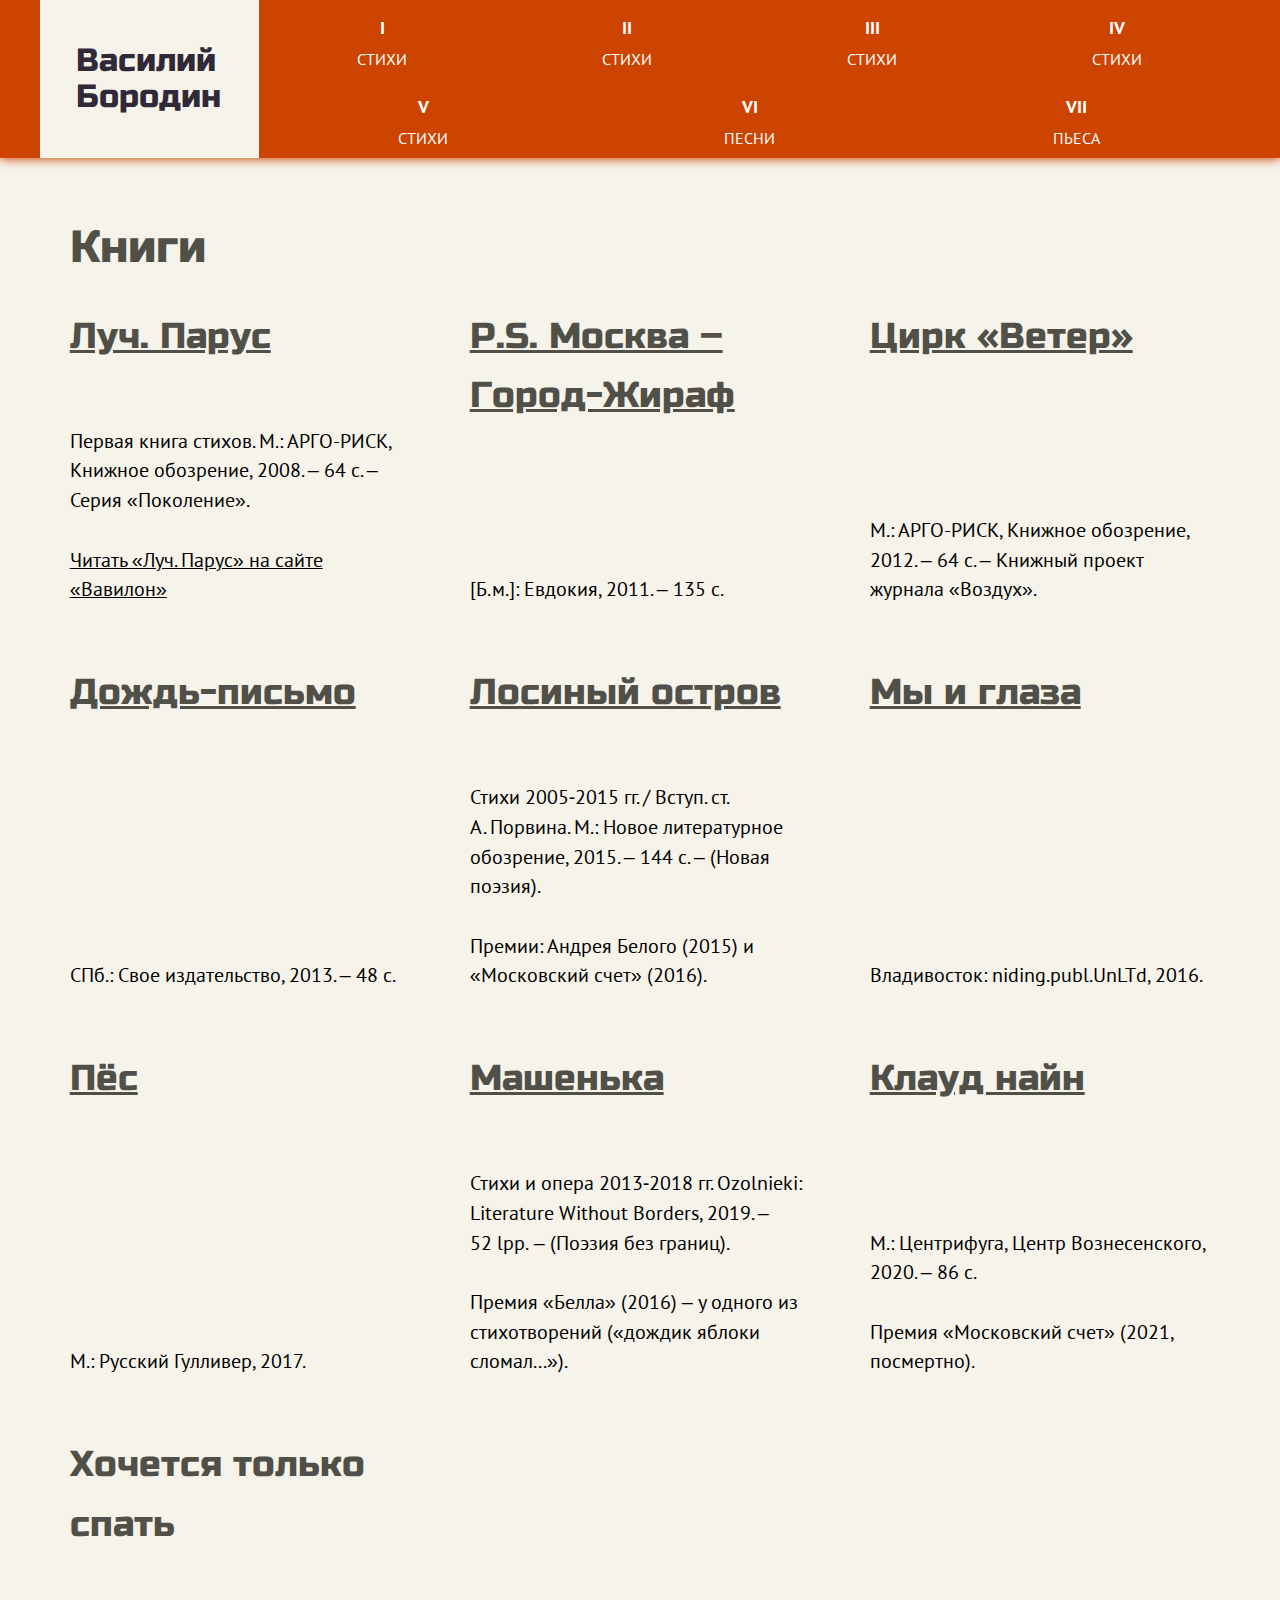
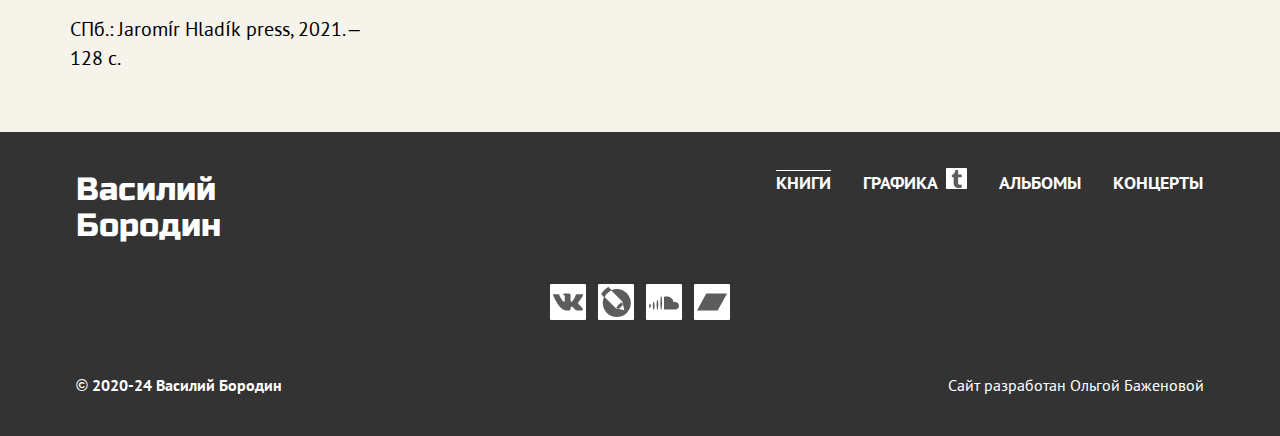
<file: books.html>
<!DOCTYPE html><html lang="ru"><head><meta charset="utf-8"><meta name="viewport" content="width=device-width,initial-scale=1"><meta http-equiv="X-UA-Compatible" content="ie=edge"><title>Василий Бородин — Книги</title><meta name="description" content="Перечень книг поэта Василия Бородина с 2008 по 2020 г."><link rel="preload" fetchpriority="high" href="fonts/russoone.woff2" as="font" type="font/woff2" crossorigin=""><link rel="preload" fetchpriority="high" href="fonts/ptsans.woff2" as="font" type="font/woff2" crossorigin=""><link rel="manifest" href="manifest.webmanifest"><link rel="icon" href="img/favicon-16.png" sizes="16x16" type="image/png"><link rel="icon" href="img/favicon-32.png" sizes="32x32" type="image/png"><link rel="icon" href="img/favicon-64.png" sizes="64x64" type="image/png"><link rel="apple-touch-icon" href="apple-touch-icon.png" sizes="180x180" type="image/png"><link rel="preconnect" href="http://vavilon.ru/texts/"><link rel="dns-prefetch" href="http://vavilon.ru/texts/"><link rel="preconnect" href="https://brownianmotionfoundation.files.wordpress.com/2011/08/gorod-ghiraf_final1.pdf"><link rel="dns-prefetch" href="https://brownianmotionfoundation.files.wordpress.com/2011/08/gorod-ghiraf_final1.pdf"><link rel="stylesheet" href="css/style.min.css"></head><body class="flex-page"><div style="display:none"><svg xmlns="http://www.w3.org/2000/svg" xmlns:xlink="http://www.w3.org/1999/xlink"><symbol id="icon-archive-play" viewBox="0 0 240 240"><path d="M62.8,199.5c-1,0.8-2.4,0.6-3.3-0.4c-0.4-0.5-0.6-1.1-0.5-1.8V42.6c-0.2-1.3,0.7-2.4,1.9-2.6c0.7-0.1,1.3,0.1,1.9,0.4l154.7,77.7c2.1,1.1,2.1,2.8,0,3.8L62.8,199.5z"></path></symbol><symbol id="icon-bandcamp" viewBox="0 0 24 24"><path d="M0 18.75l7.437-13.5H24l-7.438 13.5H0z"></path></symbol><symbol id="icon-camera" viewBox="0 0 32 32"><path d="M30 27l-6-5v5a2 2 0 0 1-2 2H2a2 2 0 0 1-2-2V10a2 2 0 0 1 2-2h7.698L6.74 4H1a1 1 0 1 1 0-2h6a1 1 0 0 1 1 1l4.072 5H22a2 2 0 0 1 2 2v5l6-6a2 2 0 0 1 2 2v14c0 1.104-.771 2-2 2zm-9-17h-6a1 1 0 1 0 0 2h6a1 1 0 1 0 0-2z"></path></symbol><symbol id="icon-facebook" viewBox="0 0 32 32"><path d="M19 6h5v-6h-5c-3.86 0-7 3.14-7 7v3h-4v6h4v16h6v-16h5l1-6h-6v-3c0-0.542 0.458-1 1-1z"></path></symbol><symbol id="icon-livejournal" viewBox="0 0 305 305"><path d="M160.662 19.47c-18.934 0-37.323 3.668-54.693 10.881L76.353.732a2.501 2.501 0 0 0-3.082-.359C44.436 18.201 19.773 42.865 1.947 71.699a2.499 2.499 0 0 0 .358 3.082l28.39 28.383c-8.491 18.637-12.808 38.5-12.808 59.074C17.887 240.957 81.936 305 160.662 305c78.721 0 142.765-64.043 142.765-142.762 0-78.723-64.044-142.768-142.765-142.768zm56.563 129.194l9.943 42.082 9.543 44.395-44.337-9.533-42.055-9.893L36.712 102.111c14.252-29.338 38.339-52.619 68.114-65.832l112.399 112.385z"></path><path d="M221.76 187.396l-7.522-33.023c-25.891 11.889-46.404 32.402-58.283 58.295l33.023 7.52c7.011-14.023 18.769-25.778 32.782-32.792z"></path></symbol><symbol id="icon-music" viewBox="0 0 24 24"><path d="M17.016 6h4.969v2.016h-3v9c0 1.641-1.359 3-3 3s-3-1.359-3-3 1.359-3 3-3c.328 0 .703.094 1.031.188V6.001zM3 15.984v-1.969h8.016v1.969H3zm12-6V12H3V9.984h12zM15 6v2.016H3V6h12z"></path></symbol><symbol id="icon-soundcloud" viewBox="0 0 32 32"><path d="M27.874 16.069c-0.565 0-1.105 0.11-1.596 0.308-0.328-3.574-3.447-6.377-7.25-6.377-0.931 0-1.834 0.176-2.635 0.474-0.311 0.116-0.393 0.235-0.393 0.466v12.585c0 0.243 0.195 0.445 0.441 0.469 0.011 0.001 11.36 0.007 11.434 0.007 2.278 0 4.125-1.776 4.125-3.965s-1.848-3.966-4.126-3.966zM12.5 24h1l0.5-7.007-0.5-6.993h-1l-0.5 6.993zM9.5 24h-1l-0.5-5.086 0.5-4.914h1l0.5 5zM4.5 24h1l0.5-4-0.5-4h-1l-0.5 4zM0.5 22h1l0.5-2-0.5-2h-1l-0.5 2z"></path></symbol><symbol id="icon-tumblr" viewBox="0 0 24 24"><path d="M14.563 24c-5.093 0-7.031-3.756-7.031-6.411V9.747H5.116V6.648c3.63-1.313 4.512-4.596 4.71-6.469C9.84.051 9.941 0 9.999 0h3.517v6.114h4.801v3.633h-4.82v7.47c.016 1.001.375 2.371 2.207 2.371h.09c.631-.02 1.486-.205 1.936-.419l1.156 3.425c-.436.636-2.4 1.374-4.156 1.404h-.178l.011.002z"></path></symbol><symbol id="icon-vkontakte" viewBox="0 0 24 24"><path d="M11.701 18.771h1.437s.433-.047.654-.284c.21-.221.21-.63.21-.63s-.031-1.927.869-2.21c.887-.281 2.012 1.86 3.211 2.683.916.629 1.605.494 1.605.494l3.211-.044s1.682-.105.887-1.426c-.061-.105-.451-.975-2.371-2.76-2.012-1.861-1.742-1.561.676-4.787 1.469-1.965 2.07-3.166 1.875-3.676-.166-.48-1.26-.361-1.26-.361l-3.602.031s-.27-.031-.465.09c-.195.119-.314.391-.314.391s-.572 1.529-1.336 2.82c-1.623 2.729-2.268 2.879-2.523 2.699-.604-.391-.449-1.58-.449-2.432 0-2.641.404-3.75-.781-4.035-.39-.091-.681-.15-1.685-.166-1.29-.014-2.378.01-2.995.311-.405.203-.72.652-.539.675.24.03.779.146 1.064.537.375.506.359 1.636.359 1.636s.211 3.116-.494 3.503c-.495.262-1.155-.28-2.595-2.756-.735-1.26-1.291-2.67-1.291-2.67s-.105-.256-.299-.406c-.227-.165-.557-.225-.557-.225l-3.435.03s-.51.016-.689.24c-.166.195-.016.615-.016.615s2.686 6.287 5.732 9.453c2.79 2.902 5.956 2.715 5.956 2.715l-.05-.055z"></path></symbol><symbol id="icon-youtube-button" viewBox="0 0 68 48"><path d="M66.52,7.74c-0.78-2.93-2.49-5.41-5.42-6.19C55.79,.13,34,0,34,0S12.21,.13,6.9,1.55 C3.97,2.33,2.27,4.81,1.48,7.74C0.06,13.05,0,24,0,24s0.06,10.95,1.48,16.26c0.78,2.93,2.49,5.41,5.42,6.19 C12.21,47.87,34,48,34,48s21.79-0.13,27.1-1.55c2.93-0.78,4.64-3.26,5.42-6.19C67.94,34.95,68,24,68,24S67.94,13.05,66.52,7.74z"></path><path fill="#ffffff" fill-opacity="1" d="M 45,24 27,14 27,34"></path></symbol></svg></div><header class="page-header"><nav class="main-nav main-nav--nojs"><a class="main-nav__logo logo logo--main-nav" href="index.html"><span class="logo__inner">Ва&#173;си&#173;лий<br>Бо&#173;ро&#173;дин</span> <span class="visually-hidden">: на главную страницу</span> </a><button class="main-nav__toggle" type="button"><span class="visually-hidden">Меню</span> <span class="main-nav__icon-bar"></span></button><ul class="main-nav__list site-list" role="list"><li class="site-list__item"><a class="site-list__link" href="poems-part-1.html" aria-label="Страница первая. Стихи: часть первая">I <span class="site-list__description">Стихи<span class="visually-hidden">: часть первая</span></span></a></li><li class="site-list__item"><a class="site-list__link" href="poems-part-2.html" aria-label="Страница вторая. Стихи: часть вторая">II <span class="site-list__description">Стихи<span class="visually-hidden">: часть вторая</span></span></a></li><li class="site-list__item"><a class="site-list__link" href="poems-part-3.html" aria-label="Страница третья. Стихи: часть третья">III <span class="site-list__description">Стихи<span class="visually-hidden">: часть третья</span></span></a></li><li class="site-list__item"><a class="site-list__link" href="poems-part-4.html" aria-label="Страница четвертая. Стихи: часть четвертая">IV <span class="site-list__description">Стихи<span class="visually-hidden">: часть четвертая</span></span></a></li><li class="site-list__item"><a class="site-list__link" href="poems-part-5.html" aria-label="Страница пятая. Стихи: часть пятая">V <span class="site-list__description">Стихи<span class="visually-hidden">: часть пятая</span></span></a></li><li class="site-list__item"><a class="site-list__link" href="lyrics.html" aria-label="Страница шестая. Песни">VI <span class="site-list__description">Песни</span></a></li><li class="site-list__item"><a class="site-list__link" href="libretto.html" aria-label="Страница седьмая. Пьеса «Машенька»">VII <span class="site-list__description">Пьеса</span></a></li></ul></nav></header><main class="page-main"><h1 class="page-title page-title--inner-page page-title--editions">Книги</h1><ul class="book-list" role="list"><li class="book-list__item"><article class="book"><h2 class="book__title"><a class="book__link" href="https://polutona.ru/siteimg/upload/files/vb-01-borodin-1.pdf" rel="noopener noreferrer" target="_blank"><span class="visually-hidden">Василий Бородин. </span>Луч. Парус</a></h2><p class="book__info">Первая книга стихов. М.: АРГО-РИСК, Книжное обозрение, 2008. – 64 с. – Серия «Поколение».</p><p class="book__info"><a class="book__link" href="http://vavilon.ru/texts/borodin1.html" rel="noopener noreferrer" target="_blank">Читать «Луч. Парус» на сайте «Вавилон»</a></p></article></li><li class="book-list__item"><article class="book"><h2 class="book__title"><a class="book__link" href="https://brownianmotionfoundation.files.wordpress.com/2011/08/gorod-ghiraf_final1.pdf" rel="noopener noreferrer" target="_blank"><span class="visually-hidden">Василий Бородин. </span>P.S. Москва – Город-Жираф</a></h2><p class="book__info">[Б.м.]: Евдокия, 2011. – 135 с.</p></article></li><li class="book-list__item"><article class="book"><h2 class="book__title"><a class="book__link" href="http://vavilon.ru/texts/borodin2.html" rel="noopener noreferrer" target="_blank"><span class="visually-hidden">Василий Бородин. </span>Цирк «Ветер»</a></h2><p class="book__info">М.: АРГО-РИСК, Книжное обозрение, 2012. – 64 с. – Книжный проект журнала «Воздух».</p></article></li><li class="book-list__item"><article class="book"><h2 class="book__title"><a class="book__link" href="https://polutona.ru/siteimg/upload/files/vb-04-borodin-dozhd-pismo.pdf" rel="noopener noreferrer" target="_blank"><span class="visually-hidden">Василий Бородин. </span>Дождь-письмо</a></h2><p class="book__info">СПб.: Свое издательство, 2013. – 48 с.</p></article></li><li class="book-list__item"><article class="book"><h2 class="book__title"><a class="book__link" href="https://polutona.ru/siteimg/upload/files/vb-05-Borodin-prav.pdf" rel="noopener noreferrer" target="_blank"><span class="visually-hidden">Василий Бородин. </span>Лосиный остров</a></h2><p class="book__info">Стихи 2005‑2015 гг. / Вступ. ст. А. Порвина. М.: Новое литературное обозрение, 2015. – 144 с. – (Новая поэзия).</p><p class="book__info">Премии: Андрея Белого (2015) и «Московский счет» (2016).</p></article></li><li class="book-list__item"><article class="book"><h2 class="book__title"><a class="book__link" href="https://polutona.ru/siteimg/upload/files/vb-06-My_I_Glaza_Red.pdf" rel="noopener noreferrer" target="_blank"><span class="visually-hidden">Василий Бородин. </span>Мы и глаза</a></h2><p class="book__info">Владивосток: <span lang="en">niding.publ.UnLTd</span>, 2016.</p></article></li><li class="book-list__item"><article class="book"><h2 class="book__title"><a class="book__link" href="https://polutona.ru/siteimg/upload/files/vb-07-Borodin-verstka.pdf" rel="noopener noreferrer" target="_blank"><span class="visually-hidden">Василий Бородин. </span>Пёс</a></h2><p class="book__info">М.: Русский Гулливер, 2017.</p></article></li><li class="book-list__item"><article class="book"><h2 class="book__title"><a class="book__link" href="https://polutona.ru/siteimg/upload/files/vb-08-borodin-1.pdf" rel="noopener noreferrer" target="_blank"><span class="visually-hidden">Василий Бородин. </span>Машенька</a></h2><p class="book__info">Стихи и опера 2013‑2018 гг. <span lang="lv">Ozolnieki</span>: <span lang="en">Literature Without Borders</span>, 2019. – 52 <span lang="lv">lpp.</span> – (Поэзия без границ).</p><p class="book__info">Премия «Белла» (2016) – у одного из стихотворений («дождик яблоки сломал...»).</p></article></li><li class="book-list__item"><article class="book"><h2 class="book__title"><a class="book__link" href="https://polutona.ru/siteimg/upload/files/vb-09-Zentrifuga_Block_Borodin.pdf" rel="noopener noreferrer" target="_blank"><span class="visually-hidden">Василий Бородин. </span>Клауд найн</a></h2><p class="book__info">М.: Центрифуга, Центр Вознесенского, 2020. – 86 с.</p><p class="book__info">Премия «Московский счет» (2021, посмертно).</p></article></li><li class="book-list__item"><article class="book"><h2 class="book__title"><span class="visually-hidden">Василий Бородин. </span>Хочется только спать</h2><p class="book__info">СПб.: <span lang="cs">Jaromír Hladík</span> <span lang="en">press</span>, 2021. – 128 с.</p></article></li></ul><button class="up-down" type="button"><span class="visually-hidden">Вернуться наверх</span> <span class="visually-hidden">Вернуться вниз</span></button></main><footer class="page-footer"><div class="page-footer__wrapper wrapper"><a class="page-footer__logo logo logo--footer" href="index.html"><span class="logo__inner">Ва&#173;си&#173;лий<br>Бо&#173;ро&#173;дин</span> <span class="visually-hidden">: на главную страницу</span></a><ul class="page-footer__edition-list edition-list" role="list"><li class="edition-list__item edition-list__item--current"><a class="edition-list__link">Книги</a></li><li class="edition-list__item"><a class="edition-list__link edition-list__link--external" href="https://vassily-borodin-blog.tumblr.com/" rel="noopener noreferrer" target="_blank" aria-label="Графика: открыть Tumblr"><span class="edition-list__name">Графика</span> <span class="edition-list__icon-wrapper"><svg class="edition-list__icon" width="18" height="18" aria-hidden="true" focusable="false"><use xlink:href="#icon-tumblr"></use></svg></span></a></li><li class="edition-list__item"><a class="edition-list__link" href="albums.html">Альбомы</a></li><li class="edition-list__item"><a class="edition-list__link" href="concerts.html">Концерты</a></li></ul><ul class="page-footer__social social" role="list"><li class="social__item"><a class="social__link" href="https://vk.com/id5403533" rel="noopener noreferrer" target="_blank"><span class="visually-hidden">Вконтакте</span> <svg class="social__icon" width="30" height="30" aria-hidden="true" focusable="false"><use xlink:href="#icon-vkontakte"></use></svg></a></li><li class="social__item"><a class="social__link" href="https://heart-s-growing.livejournal.com" rel="noopener noreferrer" target="_blank"><span class="visually-hidden" lang="en">Livejournal</span> <svg class="social__icon" width="30" height="30" aria-hidden="true" focusable="false"><use xlink:href="#icon-livejournal"></use></svg></a></li><li class="social__item"><a class="social__link" href="https://soundcloud.com/vassia-borodin" rel="noopener noreferrer" target="_blank"><span class="visually-hidden" lang="en">Soundcloud</span> <svg class="social__icon" width="30" height="30" aria-hidden="true" focusable="false"><use xlink:href="#icon-soundcloud"></use></svg></a></li><li class="social__item"><a class="social__link" href="https://vassilyborodin.bandcamp.com" rel="noopener noreferrer" target="_blank"><span class="visually-hidden" lang="en">Bandcamp</span> <svg class="social__icon" width="30" height="30" aria-hidden="true" focusable="false"><use xlink:href="#icon-bandcamp"></use></svg></a></li></ul><p class="page-footer__copyright copyright">© 2020-24 Василий Бородин</p><address class="page-footer__developed developed"><span class="developed__text">Сайт разработан </span><a class="developed__link">Ольгой Баженовой</a></address></div></footer><script src="js/nav.min.js"></script><script src="js/up-down.min.js"></script></body></html>
</file>
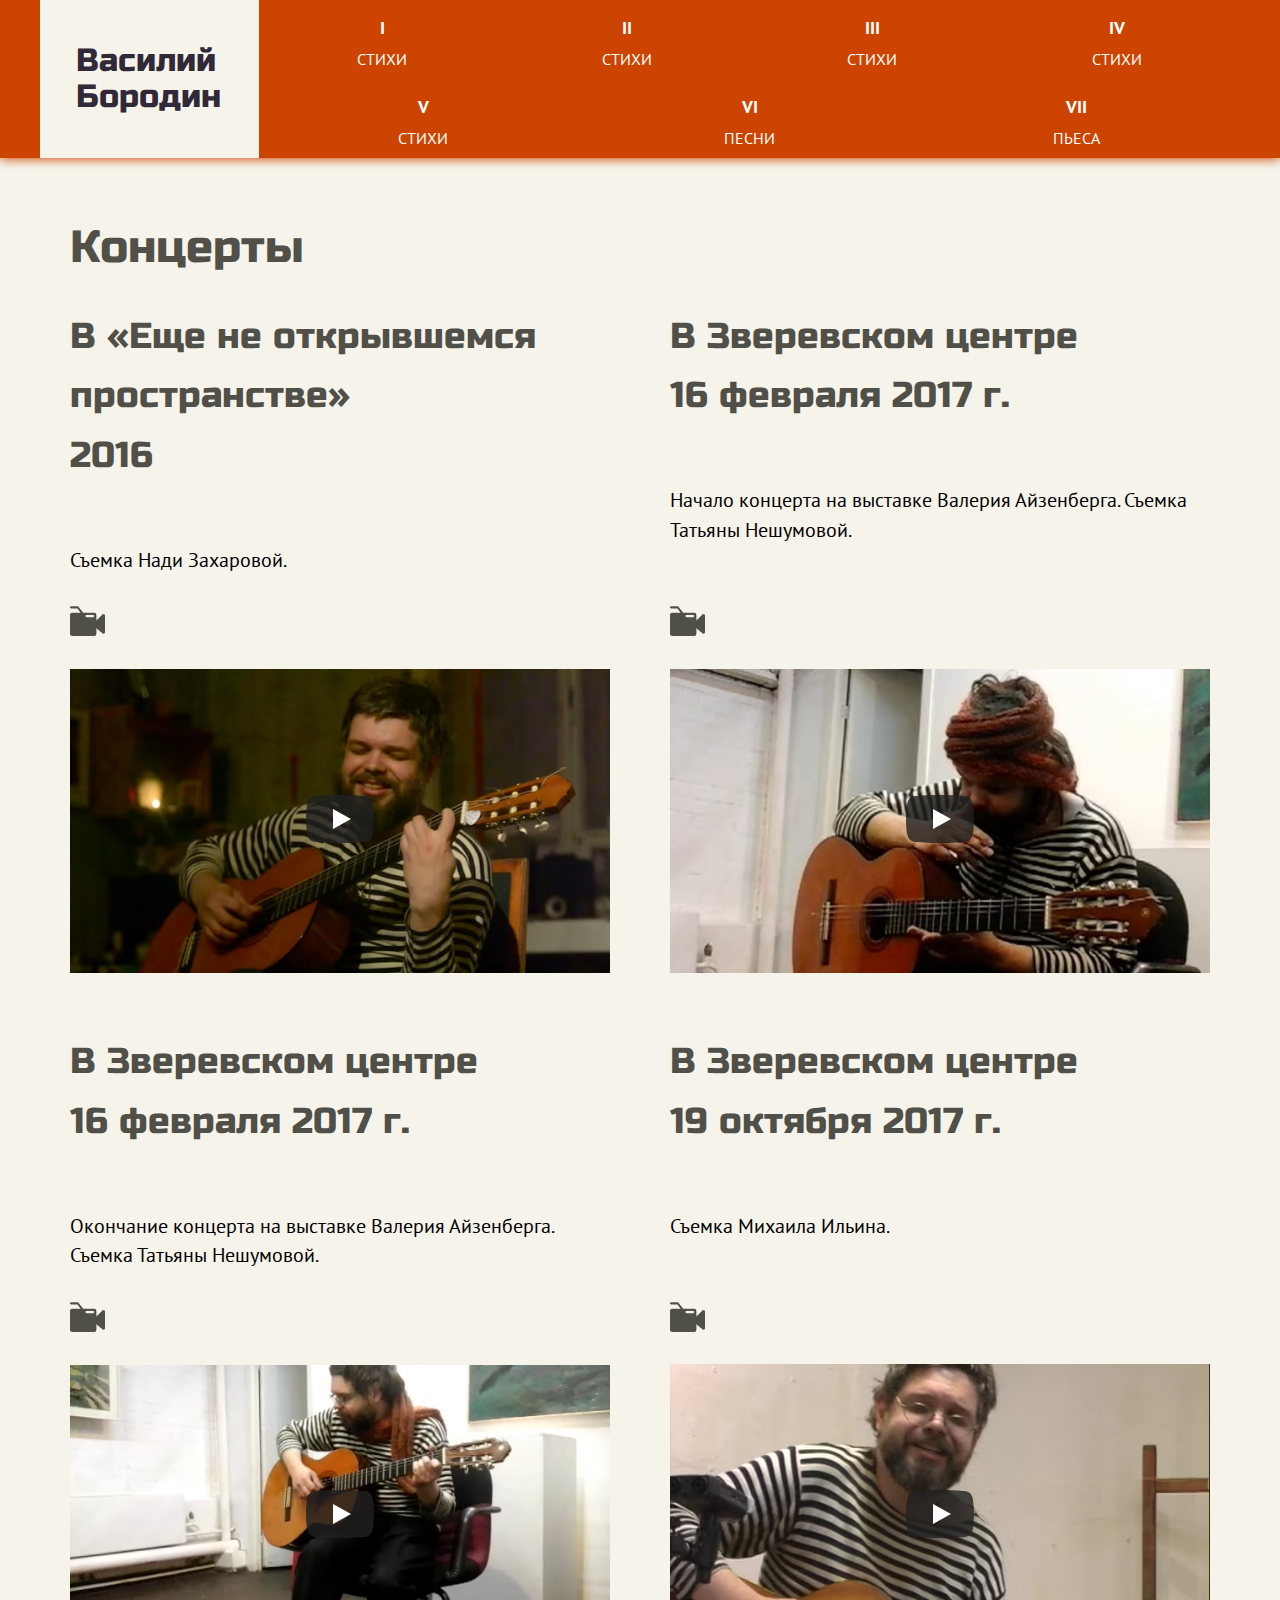
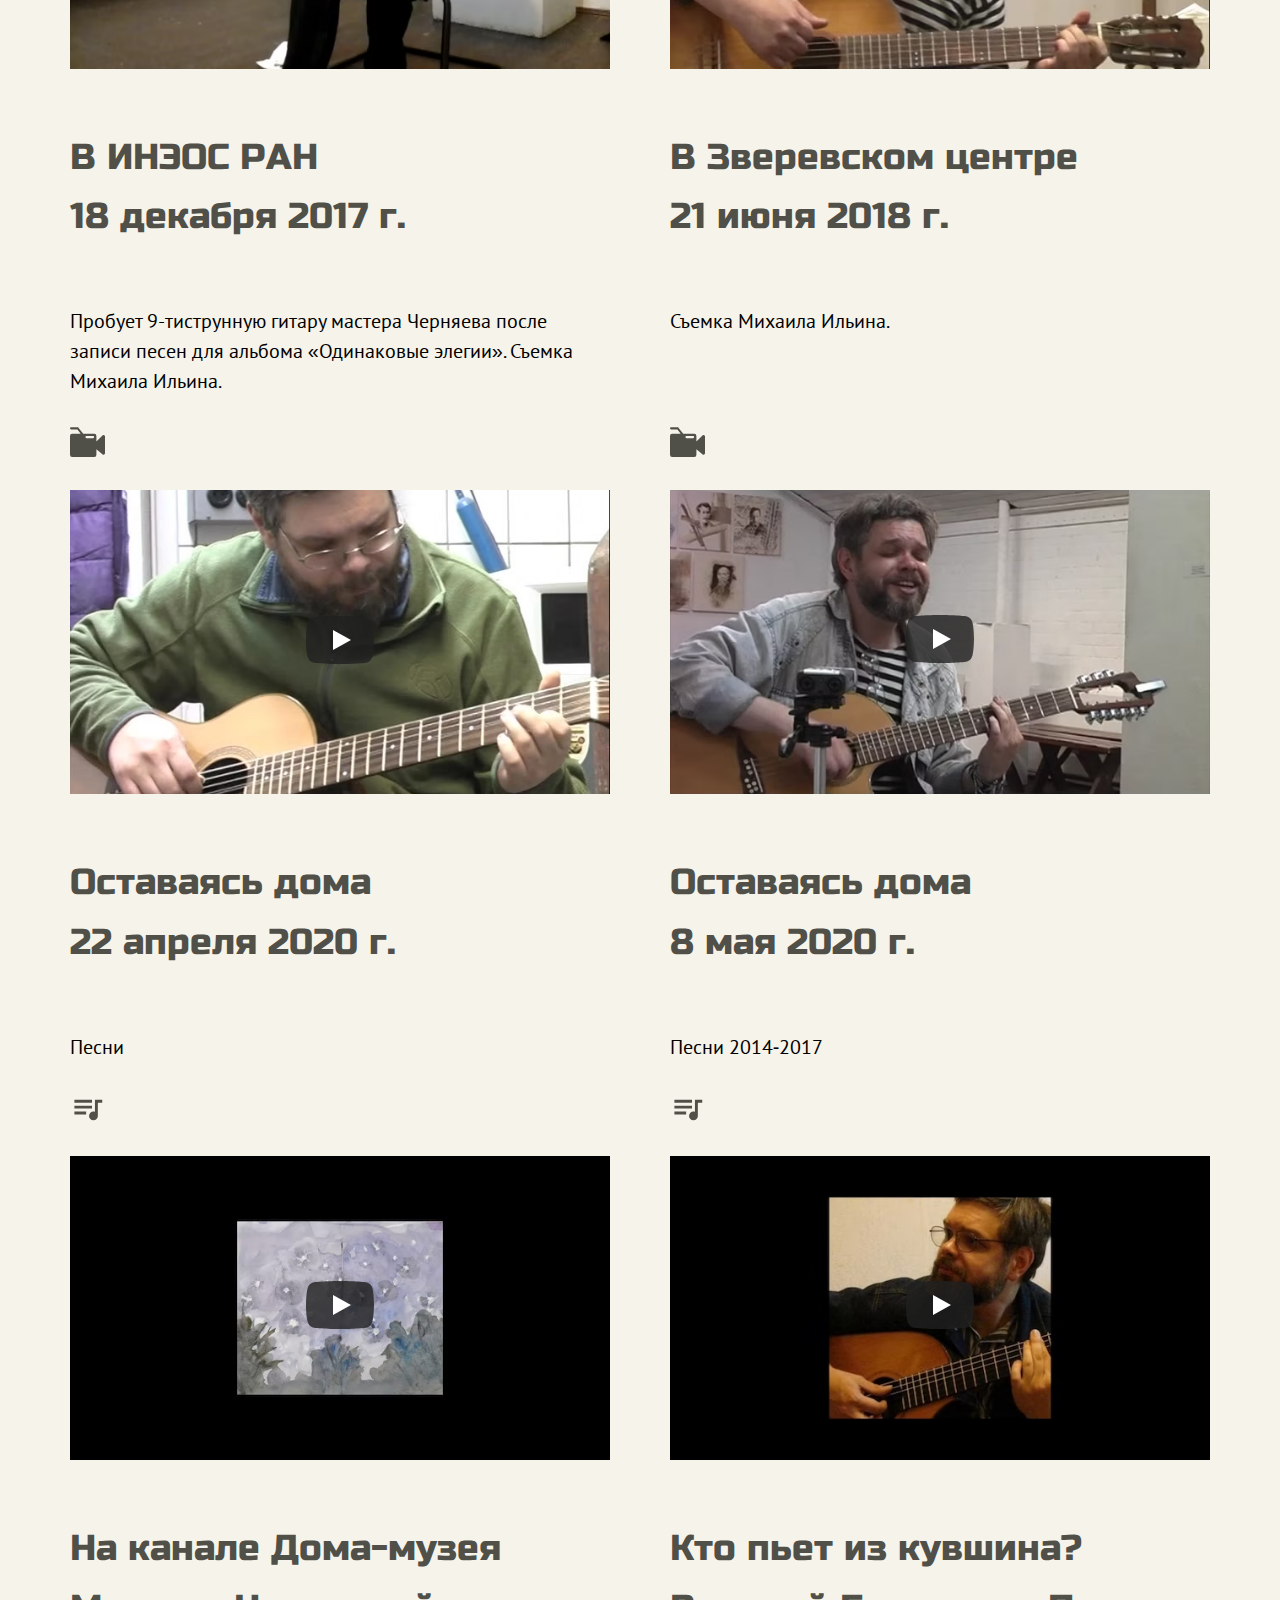
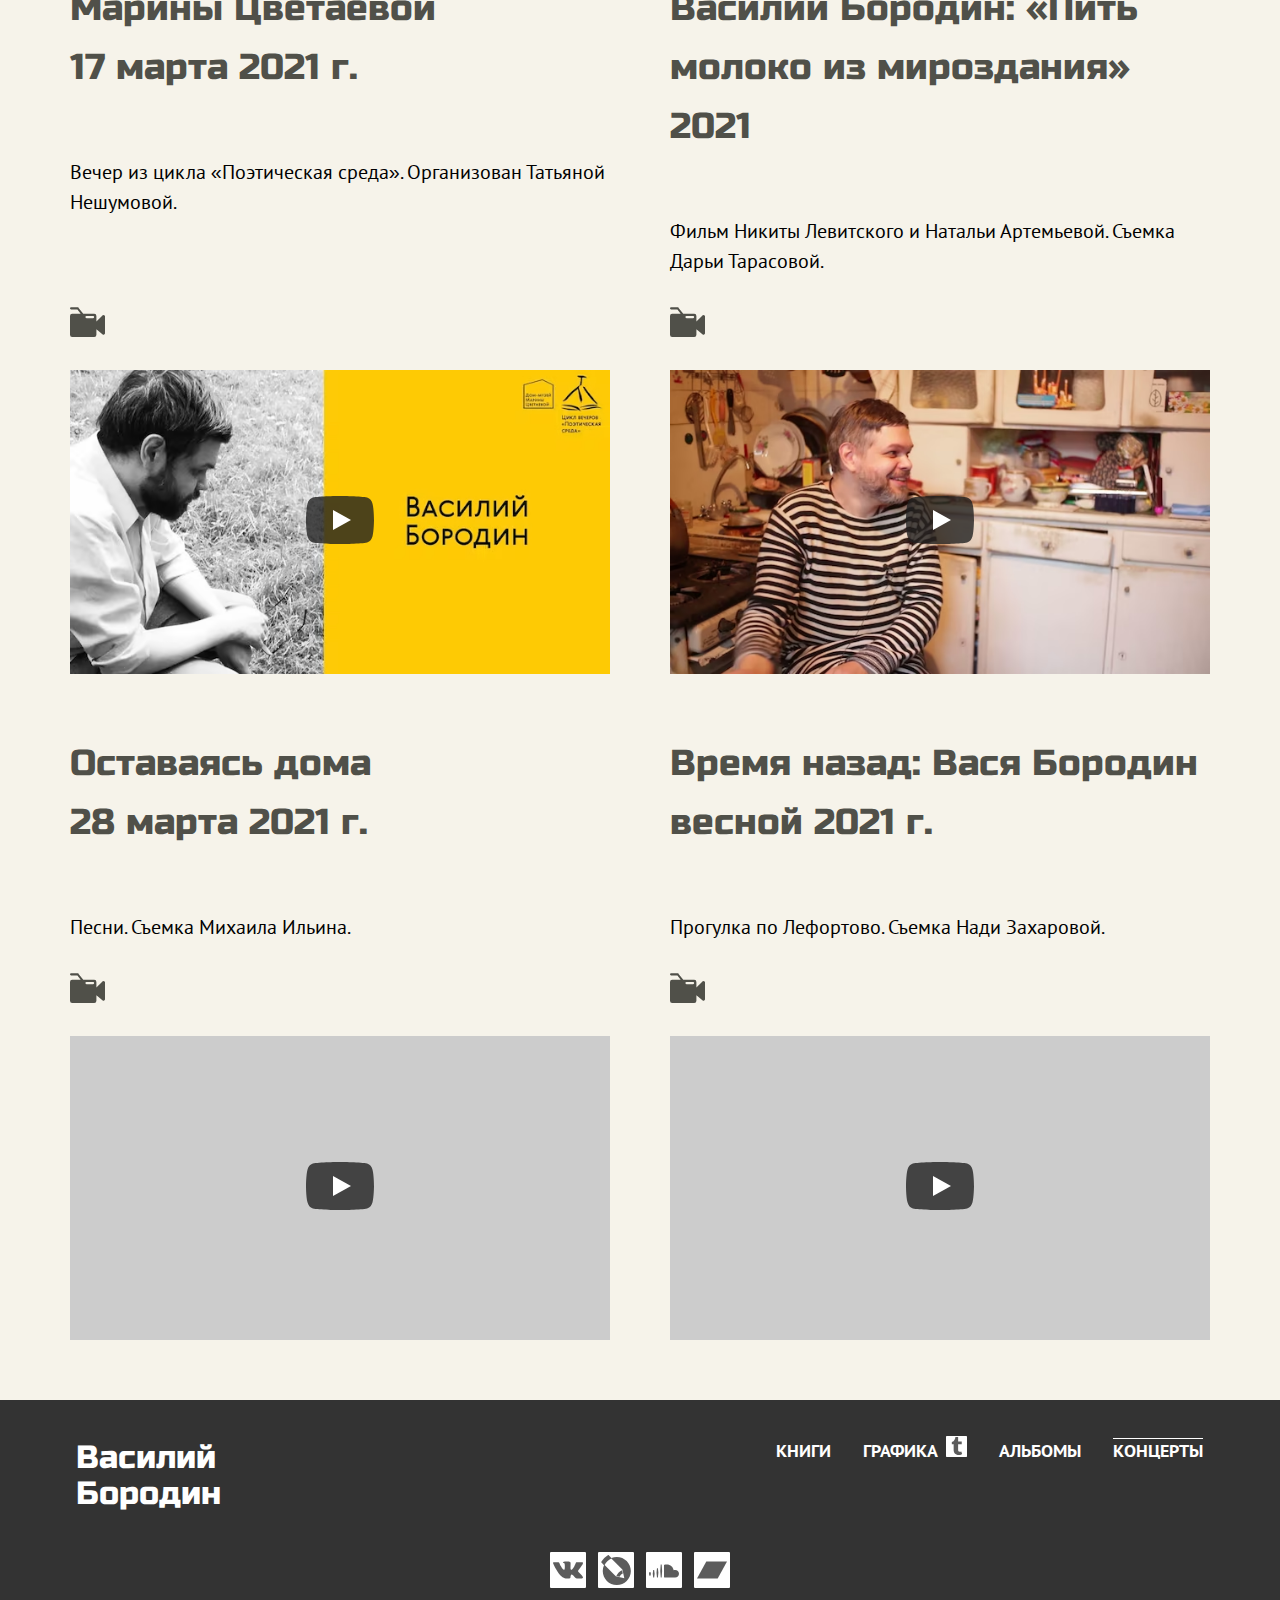
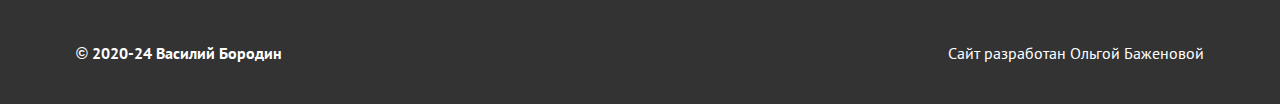
<file: concerts.html>
<!DOCTYPE html><html lang="ru"><head><meta charset="utf-8"><meta name="viewport" content="width=device-width,initial-scale=1"><meta http-equiv="X-UA-Compatible" content="ie=edge"><title>Василий Бородин — Концерты</title><meta name="description" content="Василий Бородин: живые записи концертов, чтений, фильм-интервью (2021)."><link rel="preload" fetchpriority="high" href="fonts/russoone.woff2" as="font" type="font/woff2" crossorigin=""><link rel="preload" fetchpriority="high" href="fonts/ptsans.woff2" as="font" type="font/woff2" crossorigin=""><link rel="manifest" href="manifest.webmanifest"><link rel="icon" href="img/favicon-16.png" sizes="16x16" type="image/png"><link rel="icon" href="img/favicon-32.png" sizes="32x32" type="image/png"><link rel="icon" href="img/favicon-64.png" sizes="64x64" type="image/png"><link rel="apple-touch-icon" href="apple-touch-icon.png" sizes="180x180" type="image/png"><link rel="preconnect" href="https://youtu.be/"><link rel="dns-prefetch" href="https://youtu.be/"><link rel="stylesheet" href="css/style.min.css"><script>document.createElement( "picture" );</script><script src="js/picturefill.min.js" async=""></script></head><body class="flex-page"><div style="display:none"><svg xmlns="http://www.w3.org/2000/svg" xmlns:xlink="http://www.w3.org/1999/xlink"><symbol id="icon-archive-play" viewBox="0 0 240 240"><path d="M62.8,199.5c-1,0.8-2.4,0.6-3.3-0.4c-0.4-0.5-0.6-1.1-0.5-1.8V42.6c-0.2-1.3,0.7-2.4,1.9-2.6c0.7-0.1,1.3,0.1,1.9,0.4l154.7,77.7c2.1,1.1,2.1,2.8,0,3.8L62.8,199.5z"></path></symbol><symbol id="icon-bandcamp" viewBox="0 0 24 24"><path d="M0 18.75l7.437-13.5H24l-7.438 13.5H0z"></path></symbol><symbol id="icon-camera" viewBox="0 0 32 32"><path d="M30 27l-6-5v5a2 2 0 0 1-2 2H2a2 2 0 0 1-2-2V10a2 2 0 0 1 2-2h7.698L6.74 4H1a1 1 0 1 1 0-2h6a1 1 0 0 1 1 1l4.072 5H22a2 2 0 0 1 2 2v5l6-6a2 2 0 0 1 2 2v14c0 1.104-.771 2-2 2zm-9-17h-6a1 1 0 1 0 0 2h6a1 1 0 1 0 0-2z"></path></symbol><symbol id="icon-facebook" viewBox="0 0 32 32"><path d="M19 6h5v-6h-5c-3.86 0-7 3.14-7 7v3h-4v6h4v16h6v-16h5l1-6h-6v-3c0-0.542 0.458-1 1-1z"></path></symbol><symbol id="icon-livejournal" viewBox="0 0 305 305"><path d="M160.662 19.47c-18.934 0-37.323 3.668-54.693 10.881L76.353.732a2.501 2.501 0 0 0-3.082-.359C44.436 18.201 19.773 42.865 1.947 71.699a2.499 2.499 0 0 0 .358 3.082l28.39 28.383c-8.491 18.637-12.808 38.5-12.808 59.074C17.887 240.957 81.936 305 160.662 305c78.721 0 142.765-64.043 142.765-142.762 0-78.723-64.044-142.768-142.765-142.768zm56.563 129.194l9.943 42.082 9.543 44.395-44.337-9.533-42.055-9.893L36.712 102.111c14.252-29.338 38.339-52.619 68.114-65.832l112.399 112.385z"></path><path d="M221.76 187.396l-7.522-33.023c-25.891 11.889-46.404 32.402-58.283 58.295l33.023 7.52c7.011-14.023 18.769-25.778 32.782-32.792z"></path></symbol><symbol id="icon-music" viewBox="0 0 24 24"><path d="M17.016 6h4.969v2.016h-3v9c0 1.641-1.359 3-3 3s-3-1.359-3-3 1.359-3 3-3c.328 0 .703.094 1.031.188V6.001zM3 15.984v-1.969h8.016v1.969H3zm12-6V12H3V9.984h12zM15 6v2.016H3V6h12z"></path></symbol><symbol id="icon-soundcloud" viewBox="0 0 32 32"><path d="M27.874 16.069c-0.565 0-1.105 0.11-1.596 0.308-0.328-3.574-3.447-6.377-7.25-6.377-0.931 0-1.834 0.176-2.635 0.474-0.311 0.116-0.393 0.235-0.393 0.466v12.585c0 0.243 0.195 0.445 0.441 0.469 0.011 0.001 11.36 0.007 11.434 0.007 2.278 0 4.125-1.776 4.125-3.965s-1.848-3.966-4.126-3.966zM12.5 24h1l0.5-7.007-0.5-6.993h-1l-0.5 6.993zM9.5 24h-1l-0.5-5.086 0.5-4.914h1l0.5 5zM4.5 24h1l0.5-4-0.5-4h-1l-0.5 4zM0.5 22h1l0.5-2-0.5-2h-1l-0.5 2z"></path></symbol><symbol id="icon-tumblr" viewBox="0 0 24 24"><path d="M14.563 24c-5.093 0-7.031-3.756-7.031-6.411V9.747H5.116V6.648c3.63-1.313 4.512-4.596 4.71-6.469C9.84.051 9.941 0 9.999 0h3.517v6.114h4.801v3.633h-4.82v7.47c.016 1.001.375 2.371 2.207 2.371h.09c.631-.02 1.486-.205 1.936-.419l1.156 3.425c-.436.636-2.4 1.374-4.156 1.404h-.178l.011.002z"></path></symbol><symbol id="icon-vkontakte" viewBox="0 0 24 24"><path d="M11.701 18.771h1.437s.433-.047.654-.284c.21-.221.21-.63.21-.63s-.031-1.927.869-2.21c.887-.281 2.012 1.86 3.211 2.683.916.629 1.605.494 1.605.494l3.211-.044s1.682-.105.887-1.426c-.061-.105-.451-.975-2.371-2.76-2.012-1.861-1.742-1.561.676-4.787 1.469-1.965 2.07-3.166 1.875-3.676-.166-.48-1.26-.361-1.26-.361l-3.602.031s-.27-.031-.465.09c-.195.119-.314.391-.314.391s-.572 1.529-1.336 2.82c-1.623 2.729-2.268 2.879-2.523 2.699-.604-.391-.449-1.58-.449-2.432 0-2.641.404-3.75-.781-4.035-.39-.091-.681-.15-1.685-.166-1.29-.014-2.378.01-2.995.311-.405.203-.72.652-.539.675.24.03.779.146 1.064.537.375.506.359 1.636.359 1.636s.211 3.116-.494 3.503c-.495.262-1.155-.28-2.595-2.756-.735-1.26-1.291-2.67-1.291-2.67s-.105-.256-.299-.406c-.227-.165-.557-.225-.557-.225l-3.435.03s-.51.016-.689.24c-.166.195-.016.615-.016.615s2.686 6.287 5.732 9.453c2.79 2.902 5.956 2.715 5.956 2.715l-.05-.055z"></path></symbol><symbol id="icon-youtube-button" viewBox="0 0 68 48"><path d="M66.52,7.74c-0.78-2.93-2.49-5.41-5.42-6.19C55.79,.13,34,0,34,0S12.21,.13,6.9,1.55 C3.97,2.33,2.27,4.81,1.48,7.74C0.06,13.05,0,24,0,24s0.06,10.95,1.48,16.26c0.78,2.93,2.49,5.41,5.42,6.19 C12.21,47.87,34,48,34,48s21.79-0.13,27.1-1.55c2.93-0.78,4.64-3.26,5.42-6.19C67.94,34.95,68,24,68,24S67.94,13.05,66.52,7.74z"></path><path fill="#ffffff" fill-opacity="1" d="M 45,24 27,14 27,34"></path></symbol></svg></div><header class="page-header"><nav class="main-nav main-nav--nojs"><a class="main-nav__logo logo logo--main-nav" href="index.html"><span class="logo__inner">Ва&#173;си&#173;лий<br>Бо&#173;ро&#173;дин</span> <span class="visually-hidden">: на главную страницу</span> </a><button class="main-nav__toggle" type="button"><span class="visually-hidden">Меню</span> <span class="main-nav__icon-bar"></span></button><ul class="main-nav__list site-list" role="list"><li class="site-list__item"><a class="site-list__link" href="poems-part-1.html" aria-label="Страница первая. Стихи: часть первая">I <span class="site-list__description">Стихи<span class="visually-hidden">: часть первая</span></span></a></li><li class="site-list__item"><a class="site-list__link" href="poems-part-2.html" aria-label="Страница вторая. Стихи: часть вторая">II <span class="site-list__description">Стихи<span class="visually-hidden">: часть вторая</span></span></a></li><li class="site-list__item"><a class="site-list__link" href="poems-part-3.html" aria-label="Страница третья. Стихи: часть третья">III <span class="site-list__description">Стихи<span class="visually-hidden">: часть третья</span></span></a></li><li class="site-list__item"><a class="site-list__link" href="poems-part-4.html" aria-label="Страница четвертая. Стихи: часть четвертая">IV <span class="site-list__description">Стихи<span class="visually-hidden">: часть четвертая</span></span></a></li><li class="site-list__item"><a class="site-list__link" href="poems-part-5.html" aria-label="Страница пятая. Стихи: часть пятая">V <span class="site-list__description">Стихи<span class="visually-hidden">: часть пятая</span></span></a></li><li class="site-list__item"><a class="site-list__link" href="lyrics.html" aria-label="Страница шестая. Песни">VI <span class="site-list__description">Песни</span></a></li><li class="site-list__item"><a class="site-list__link" href="libretto.html" aria-label="Страница седьмая. Пьеса «Машенька»">VII <span class="site-list__description">Пьеса</span></a></li></ul></nav></header><main class="page-main"><h1 class="page-title page-title--inner-page page-title--editions">Концерты</h1><ul class="event-list" role="list"><li class="event-list__item"><article class="concert"><h2 class="concert__title">В «Еще не открывшемся пространстве» <time class="concert__time" datetime="2016">2016</time></h2><p class="concert__info">Съемка Нади Захаровой.</p><svg class="concert__icon" width="32" height="32" role="img" aria-label="Доступно видео" focusable="false"><use xlink:href="#icon-camera" aria-hidden="true"></use></svg><div class="concert__video video"><a class="video__link" href="https://youtu.be/I5HgfKjc40k"><picture><source type="image/avif" srcset="img/video-cover-I5HgfKjc40k-maxresdefault@1x.avif, img/video-cover-I5HgfKjc40k-maxresdefault@2x.avif 2x"><source type="image/webp" srcset="img/video-cover-I5HgfKjc40k-maxresdefault@1x.webp, img/video-cover-I5HgfKjc40k-maxresdefault@2x.webp 2x"><img class="video__media" src="img/video-cover-I5HgfKjc40k-maxresdefault@1x.jpg" srcset="img/video-cover-I5HgfKjc40k-maxresdefault@2x.jpg 2x" fetchpriority="high" alt="Василий Бородин выступает в «Еще не открывшемся пространстве» в 2016 году."></picture></a><button class="video__button" type="button"><span class="visually-hidden">Смотреть видео</span> <svg class="video__button-icon" width="68" height="48" aria-hidden="true" focusable="false"><use xlink:href="#icon-youtube-button"></use></svg></button></div></article></li><li class="event-list__item"><article class="concert"><h2 class="concert__title">В Зверевском центре <time class="concert__time" datetime="2017-02-16">16 февраля 2017 г.</time></h2><p class="concert__info">Начало концерта на выставке Валерия Айзенберга. Съемка Татьяны Нешумовой.</p><svg class="concert__icon" width="32" height="32" role="img" aria-label="Концерт можно смотреть на видео" focusable="false"><use xlink:href="#icon-camera" aria-hidden="true"></use></svg><div class="concert__video video video--taller-img"><a class="video__link" href="https://youtu.be/wPekfyJmqEU"><picture><source type="image/avif" srcset="img/video-cover-wPekfyJmqEU-sddefault.avif"><source type="image/webp" srcset="img/video-cover-wPekfyJmqEU-sddefault.webp"><img class="video__media" src="img/video-cover-wPekfyJmqEU-sddefault.jpg" alt="Василий Бородин поет свои песни в Зверевском центре современного искусства 16 февраля 2017 года."></picture></a><button class="video__button" type="button"><span class="visually-hidden">Смотреть видео</span> <svg class="video__button-icon" width="68" height="48" aria-hidden="true" focusable="false"><use xlink:href="#icon-youtube-button"></use></svg></button></div></article></li><li class="event-list__item"><article class="concert"><h2 class="concert__title">В Зверевском центре <time class="concert__time" datetime="2017-02-16">16 февраля 2017 г.</time></h2><p class="concert__info">Окончание концерта на выставке Валерия Айзенберга. Съемка Татьяны Нешумовой.</p><svg class="concert__icon" width="32" height="32" role="img" aria-label="Концерт можно смотреть на видео" focusable="false"><use xlink:href="#icon-camera" aria-hidden="true"></use></svg><div class="concert__video video video--taller-img"><a class="video__link" href="https://youtu.be/N1jYjsMvQ5k"><picture><source type="image/avif" srcset="img/video-cover-N1jYjsMvQ5k-sddefault.avif"><source type="image/webp" srcset="img/video-cover-N1jYjsMvQ5k-sddefault.webp"><img class="video__media" src="img/video-cover-N1jYjsMvQ5k-sddefault.jpg" alt="Василий Бородин поет свои песни в Зверевском центре современного искусства 16 февраля 2017 года."></picture></a><button class="video__button" type="button"><span class="visually-hidden">Смотреть видео</span> <svg class="video__button-icon" width="68" height="48" aria-hidden="true" focusable="false"><use xlink:href="#icon-youtube-button"></use></svg></button></div></article></li><li class="event-list__item"><article class="concert"><h2 class="concert__title">В Зверевском центре <time class="concert__time" datetime="2017-10-19">19 октября 2017 г.</time></h2><p class="concert__info">Съемка Михаила Ильина.</p><svg class="concert__icon" width="32" height="32" role="img" aria-label="Концерт можно смотреть на видео" focusable="false"><use xlink:href="#icon-camera" aria-hidden="true"></use></svg><div class="concert__video video video--taller-img"><a class="video__link" href="https://youtu.be/HTE1dOS7hZs"><picture><source type="image/avif" srcset="img/video-cover-HTE1dOS7hZs-sddefault.avif"><source type="image/webp" srcset="img/video-cover-HTE1dOS7hZs-sddefault.webp"><img class="video__media" src="img/video-cover-HTE1dOS7hZs-sddefault.jpg" loading="lazy" alt="Василий Бородин поет свои песни в Зверевском центре современного искусства 19 октября 2017 года."></picture></a><button class="video__button" type="button"><span class="visually-hidden">Смотреть видео</span> <svg class="video__button-icon" width="68" height="48" aria-hidden="true" focusable="false"><use xlink:href="#icon-youtube-button"></use></svg></button></div></article></li><li class="event-list__item"><article class="concert"><h2 class="concert__title">В ИНЭОС РАН <time class="concert__time" datetime="2017-12-18">18 декабря 2017 г.</time></h2><p class="concert__info">Пробует 9-тиструнную гитару мастера Черняева после записи песен для альбома «Одинаковые элегии». Съемка Михаила Ильина.</p><svg class="concert__icon" width="32" height="32" role="img" aria-label="Доступно видео" focusable="false"><use xlink:href="#icon-camera" aria-hidden="true"></use></svg><div class="concert__video video video--taller-img"><a class="video__link" href="https://youtu.be/CMWew-Ajr7k"><picture><source type="image/avif" srcset="img/video-cover-CMWew-Ajr7k-sddefault.avif"><source type="image/webp" srcset="img/video-cover-CMWew-Ajr7k-sddefault.webp"><img class="video__media" src="img/video-cover-CMWew-Ajr7k-sddefault.jpg" loading="lazy" alt="Василий Бородин в ИНЭОС РАН 18 декабря 2017 года."></picture></a><button class="video__button" type="button"><span class="visually-hidden">Смотреть видео</span> <svg class="video__button-icon" width="68" height="48" aria-hidden="true" focusable="false"><use xlink:href="#icon-youtube-button"></use></svg></button></div></article></li><li class="event-list__item"><article class="concert"><h2 class="concert__title">В Зверевском центре <time class="concert__time" datetime="2018-06-21">21 июня 2018 г.</time></h2><p class="concert__info">Съемка Михаила Ильина.</p><svg class="concert__icon" width="32" height="32" role="img" aria-label="Концерт можно смотреть на видео" focusable="false"><use xlink:href="#icon-camera" aria-hidden="true"></use></svg><div class="concert__video video video--taller-img"><a class="video__link" href="https://youtu.be/p64YnJpa8Zc"><picture><source type="image/avif" srcset="img/video-cover-p64YnJpa8Zc-sddefault.avif"><source type="image/webp" srcset="img/video-cover-p64YnJpa8Zc-sddefault.webp"><img class="video__media" src="img/video-cover-p64YnJpa8Zc-sddefault.jpg" loading="lazy" alt="Василий Бородин поет свои песни в Зверевском центре современного искусства 21 июня 2018 года."></picture></a><button class="video__button" type="button"><span class="visually-hidden">Смотреть видео</span> <svg class="video__button-icon" width="68" height="48" aria-hidden="true" focusable="false"><use xlink:href="#icon-youtube-button"></use></svg></button></div></article></li><li class="event-list__item"><article class="concert"><h2 class="concert__title">Оставаясь дома <time class="concert__time" datetime="2020-04-22">22 апреля 2020 г.</time></h2><p class="concert__info">Песни</p><svg class="concert__icon" width="32" height="32" role="img" aria-label="Доступна аудиозапись" focusable="false"><use xlink:href="#icon-music" aria-hidden="true"></use></svg><div class="concert__video video"><a class="video__link" href="https://youtu.be/x6oiOuk37lA"><picture><source type="image/avif" srcset="img/video-cover-x6oiOuk37lA-maxresdefault@1x.avif, img/video-cover-x6oiOuk37lA-maxresdefault@2x.avif 2x"><source type="image/webp" srcset="img/video-cover-x6oiOuk37lA-maxresdefault@1x.webp, img/video-cover-x6oiOuk37lA-maxresdefault@2x.webp 2x"><img class="video__media" src="img/video-cover-x6oiOuk37lA-maxresdefault@1x.jpg" srcset="img/video-cover-x6oiOuk37lA-maxresdefault@2x.jpg 2x" loading="lazy" alt="Василий Бородин поет свои песни 22 апреля 2020 года."></picture></a><button class="video__button" type="button"><span class="visually-hidden">Слушать</span> <svg class="video__button-icon" width="68" height="48" aria-hidden="true" focusable="false"><use xlink:href="#icon-youtube-button"></use></svg></button></div></article></li><li class="event-list__item"><article class="concert"><h2 class="concert__title">Оставаясь дома <time class="concert__time" datetime="2020-05-08">8 мая 2020 г.</time></h2><p class="concert__info">Песни 2014‑2017</p><svg class="concert__icon" width="32" height="32" role="img" aria-label="Доступна аудиозапись" focusable="false"><use xlink:href="#icon-music" aria-hidden="true"></use></svg><div class="concert__video video"><a class="video__link" href="https://youtu.be/leDg9cQp4QU"><picture><source type="image/avif" srcset="img/video-cover-leDg9cQp4QU-maxresdefault@1x.avif, img/video-cover-leDg9cQp4QU-maxresdefault@2x.avif 2x"><source type="image/webp" srcset="img/video-cover-leDg9cQp4QU-maxresdefault@1x.webp, img/video-cover-leDg9cQp4QU-maxresdefault@2x.webp 2x"><img class="video__media" src="img/video-cover-leDg9cQp4QU-maxresdefault@1x.jpg" srcset="img/video-cover-leDg9cQp4QU-maxresdefault@2x.jpg 2x" loading="lazy" alt="Василий Бородин поет свои песни 8 мая 2020 года."></picture></a><button class="video__button" type="button"><span class="visually-hidden">Слушать</span> <svg class="video__button-icon" width="68" height="48" aria-hidden="true" focusable="false"><use xlink:href="#icon-youtube-button"></use></svg></button></div></article></li><li class="event-list__item"><article class="concert"><h2 class="concert__title">На канале Дома-музея Марины Цветаевой <time class="concert__time" datetime="2021-03-17">17 марта 2021 г.</time></h2><p class="concert__info">Вечер из цикла «Поэтическая среда». Организован Татьяной Нешумовой.</p><svg class="concert__icon" width="32" height="32" role="img" aria-label="Вечер можно смотреть на видео" focusable="false"><use xlink:href="#icon-camera" aria-hidden="true"></use></svg><div class="concert__video video"><a class="video__link" href="https://youtu.be/vE-ib2t-Ar4"><picture><source type="image/avif" srcset="img/video-cover-vE-ib2t-Ar4-maxresdefault@1x.avif, img/video-cover-vE-ib2t-Ar4-maxresdefault@2x.avif 2x"><source type="image/webp" srcset="img/video-cover-vE-ib2t-Ar4-maxresdefault@1x.webp, img/video-cover-vE-ib2t-Ar4-maxresdefault@2x.webp 2x"><img class="video__media" src="img/video-cover-vE-ib2t-Ar4-maxresdefault@1x.jpg" srcset="img/video-cover-vE-ib2t-Ar4-maxresdefault@2x.jpg 2x" loading="lazy" alt="Василий Бородин читает свои стихи 17 марта 2021 года."></picture></a><button class="video__button" type="button"><span class="visually-hidden">Смотреть видео</span> <svg class="video__button-icon" width="68" height="48" aria-hidden="true" focusable="false"><use xlink:href="#icon-youtube-button"></use></svg></button></div></article></li><li class="event-list__item"><article class="concert"><h2 class="concert__title">Кто пьет из кувшина? Василий Бородин: «Пить молоко из мироздания» <time class="concert__time" datetime="2021-03-21">2021</time></h2><p class="concert__info">Фильм Никиты Левитского и Натальи Артемьевой. Съемка Дарьи Тарасовой.</p><svg class="concert__icon" width="32" height="32" role="img" aria-label="Фильм доступен к просмотру" focusable="false"><use xlink:href="#icon-camera" aria-hidden="true"></use></svg><div class="concert__video video"><a class="video__link" href="https://youtu.be/IDGGyfz6L3A"><picture><source type="image/avif" srcset="img/video-cover-IDGGyfz6L3A-maxresdefault@1x.avif, img/video-cover-IDGGyfz6L3A-maxresdefault@2x.avif 2x"><source type="image/webp" srcset="img/video-cover-IDGGyfz6L3A-maxresdefault@1x.webp, img/video-cover-IDGGyfz6L3A-maxresdefault@2x.webp 2x"><img class="video__media" src="img/video-cover-IDGGyfz6L3A-maxresdefault@1x.jpg" srcset="img/video-cover-IDGGyfz6L3A-maxresdefault@2x.jpg 2x" loading="lazy" alt="Интервью с Василием Бородиным."></picture></a><button class="video__button" type="button"><span class="visually-hidden">Смотреть видео</span> <svg class="video__button-icon" width="68" height="48" aria-hidden="true" focusable="false"><use xlink:href="#icon-youtube-button"></use></svg></button></div></article></li><li class="event-list__item"><article class="concert"><h2 class="concert__title">Оставаясь дома <time class="concert__time" datetime="2021-03-28">28 марта 2021 г.</time></h2><p class="concert__info">Песни. Съемка Михаила Ильина.</p><svg class="concert__icon" width="32" height="32" role="img" aria-label="Концерт можно смотреть на видео" focusable="false"><use xlink:href="#icon-camera" aria-hidden="true"></use></svg><div class="concert__video video video--taller-img"><a class="video__link" href="https://youtu.be/z3hc51oMEas"><picture><source type="image/avif" srcset="img/video-cover-z3hc51oMEas-sddefault.avif"><source type="image/webp" srcset="img/video-cover-z3hc51oMEas-sddefault.webp"><img class="video__media" src="img/video-cover-z3hc51oMEas-sddefault.jpg" loading="lazy" alt="Василий Бородин поет свои песни 28 марта 2021 года."></picture></a><button class="video__button" type="button"><span class="visually-hidden">Смотреть видео</span> <svg class="video__button-icon" width="68" height="48" aria-hidden="true" focusable="false"><use xlink:href="#icon-youtube-button"></use></svg></button></div></article></li><li class="event-list__item"><article class="concert"><h2 class="concert__title">Время назад: Вася Бородин <time class="concert__time" datetime="2021">весной 2021 г.</time></h2><p class="concert__info">Прогулка по Лефортово. Съемка Нади Захаровой.</p><svg class="concert__icon" width="32" height="32" role="img" aria-label="Доступно видео" focusable="false"><use xlink:href="#icon-camera" aria-hidden="true"></use></svg><div class="concert__video video"><a class="video__link" href="https://youtu.be/Ptygk4hBB4g"><picture><source type="image/avif" srcset="img/video-cover-Ptygk4hBB4g-maxresdefault@1x.avif, img/video-cover-Ptygk4hBB4g-maxresdefault@2x.avif 2x"><source type="image/webp" srcset="img/video-cover-Ptygk4hBB4g-maxresdefault@1x.webp, img/video-cover-Ptygk4hBB4g-maxresdefault@2x.webp 2x"><img class="video__media" src="img/video-cover-Ptygk4hBB4g-maxresdefault@1x.jpg" srcset="img/video-cover-Ptygk4hBB4g-maxresdefault@2x.jpg 2x" loading="lazy" alt="Прогулка по Лефортово с Надей Захаровой."></picture></a><button class="video__button" type="button"><span class="visually-hidden">Смотреть видео</span> <svg class="video__button-icon" width="68" height="48" aria-hidden="true" focusable="false"><use xlink:href="#icon-youtube-button"></use></svg></button></div></article></li></ul><button class="up-down" type="button"><span class="visually-hidden">Вернуться наверх</span> <span class="visually-hidden">Вернуться вниз</span></button></main><footer class="page-footer"><div class="page-footer__wrapper wrapper"><a class="page-footer__logo logo logo--footer" href="index.html"><span class="logo__inner">Ва&#173;си&#173;лий<br>Бо&#173;ро&#173;дин</span> <span class="visually-hidden">: на главную страницу</span></a><ul class="page-footer__edition-list edition-list" role="list"><li class="edition-list__item"><a class="edition-list__link" href="books.html">Книги</a></li><li class="edition-list__item"><a class="edition-list__link edition-list__link--external" href="https://vassily-borodin-blog.tumblr.com/" rel="noopener noreferrer" target="_blank" aria-label="Графика: открыть Tumblr"><span class="edition-list__name">Графика</span> <span class="edition-list__icon-wrapper"><svg class="edition-list__icon" width="18" height="18" aria-hidden="true" focusable="false"><use xlink:href="#icon-tumblr"></use></svg></span></a></li><li class="edition-list__item"><a class="edition-list__link" href="albums.html">Альбомы</a></li><li class="edition-list__item edition-list__item--current"><a class="edition-list__link">Концерты</a></li></ul><ul class="page-footer__social social" role="list"><li class="social__item"><a class="social__link" href="https://vk.com/id5403533" rel="noopener noreferrer" target="_blank"><span class="visually-hidden">Вконтакте</span> <svg class="social__icon" width="30" height="30" aria-hidden="true" focusable="false"><use xlink:href="#icon-vkontakte"></use></svg></a></li><li class="social__item"><a class="social__link" href="https://heart-s-growing.livejournal.com" rel="noopener noreferrer" target="_blank"><span class="visually-hidden" lang="en">Livejournal</span> <svg class="social__icon" width="30" height="30" aria-hidden="true" focusable="false"><use xlink:href="#icon-livejournal"></use></svg></a></li><li class="social__item"><a class="social__link" href="https://soundcloud.com/vassia-borodin" rel="noopener noreferrer" target="_blank"><span class="visually-hidden" lang="en">Soundcloud</span> <svg class="social__icon" width="30" height="30" aria-hidden="true" focusable="false"><use xlink:href="#icon-soundcloud"></use></svg></a></li><li class="social__item"><a class="social__link" href="https://vassilyborodin.bandcamp.com" rel="noopener noreferrer" target="_blank"><span class="visually-hidden" lang="en">Bandcamp</span> <svg class="social__icon" width="30" height="30" aria-hidden="true" focusable="false"><use xlink:href="#icon-bandcamp"></use></svg></a></li></ul><p class="page-footer__copyright copyright">© 2020-24 Василий Бородин</p><address class="page-footer__developed developed"><span class="developed__text">Сайт разработан </span><a class="developed__link">Ольгой Баженовой</a></address></div></footer><script src="js/nav.min.js"></script><script src="js/video.min.js"></script><script src="js/up-down.min.js"></script></body></html>
</file>
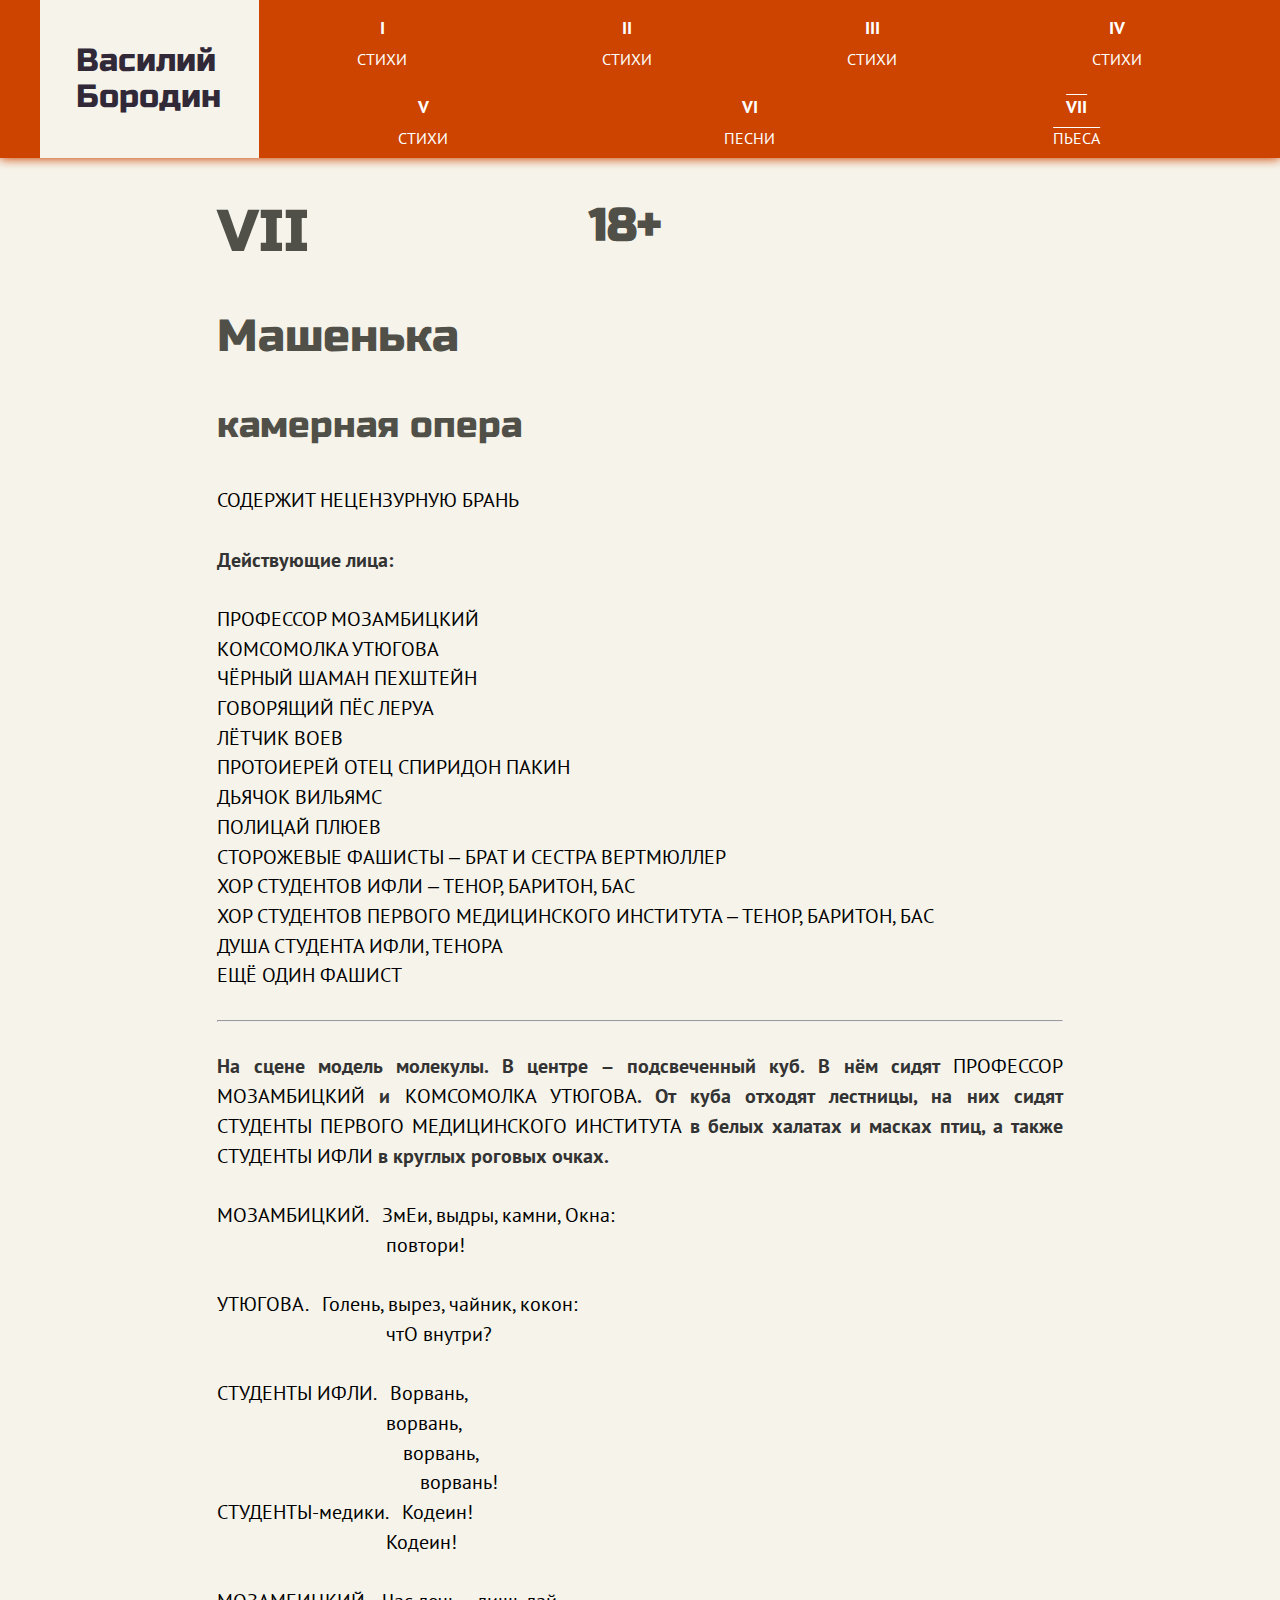
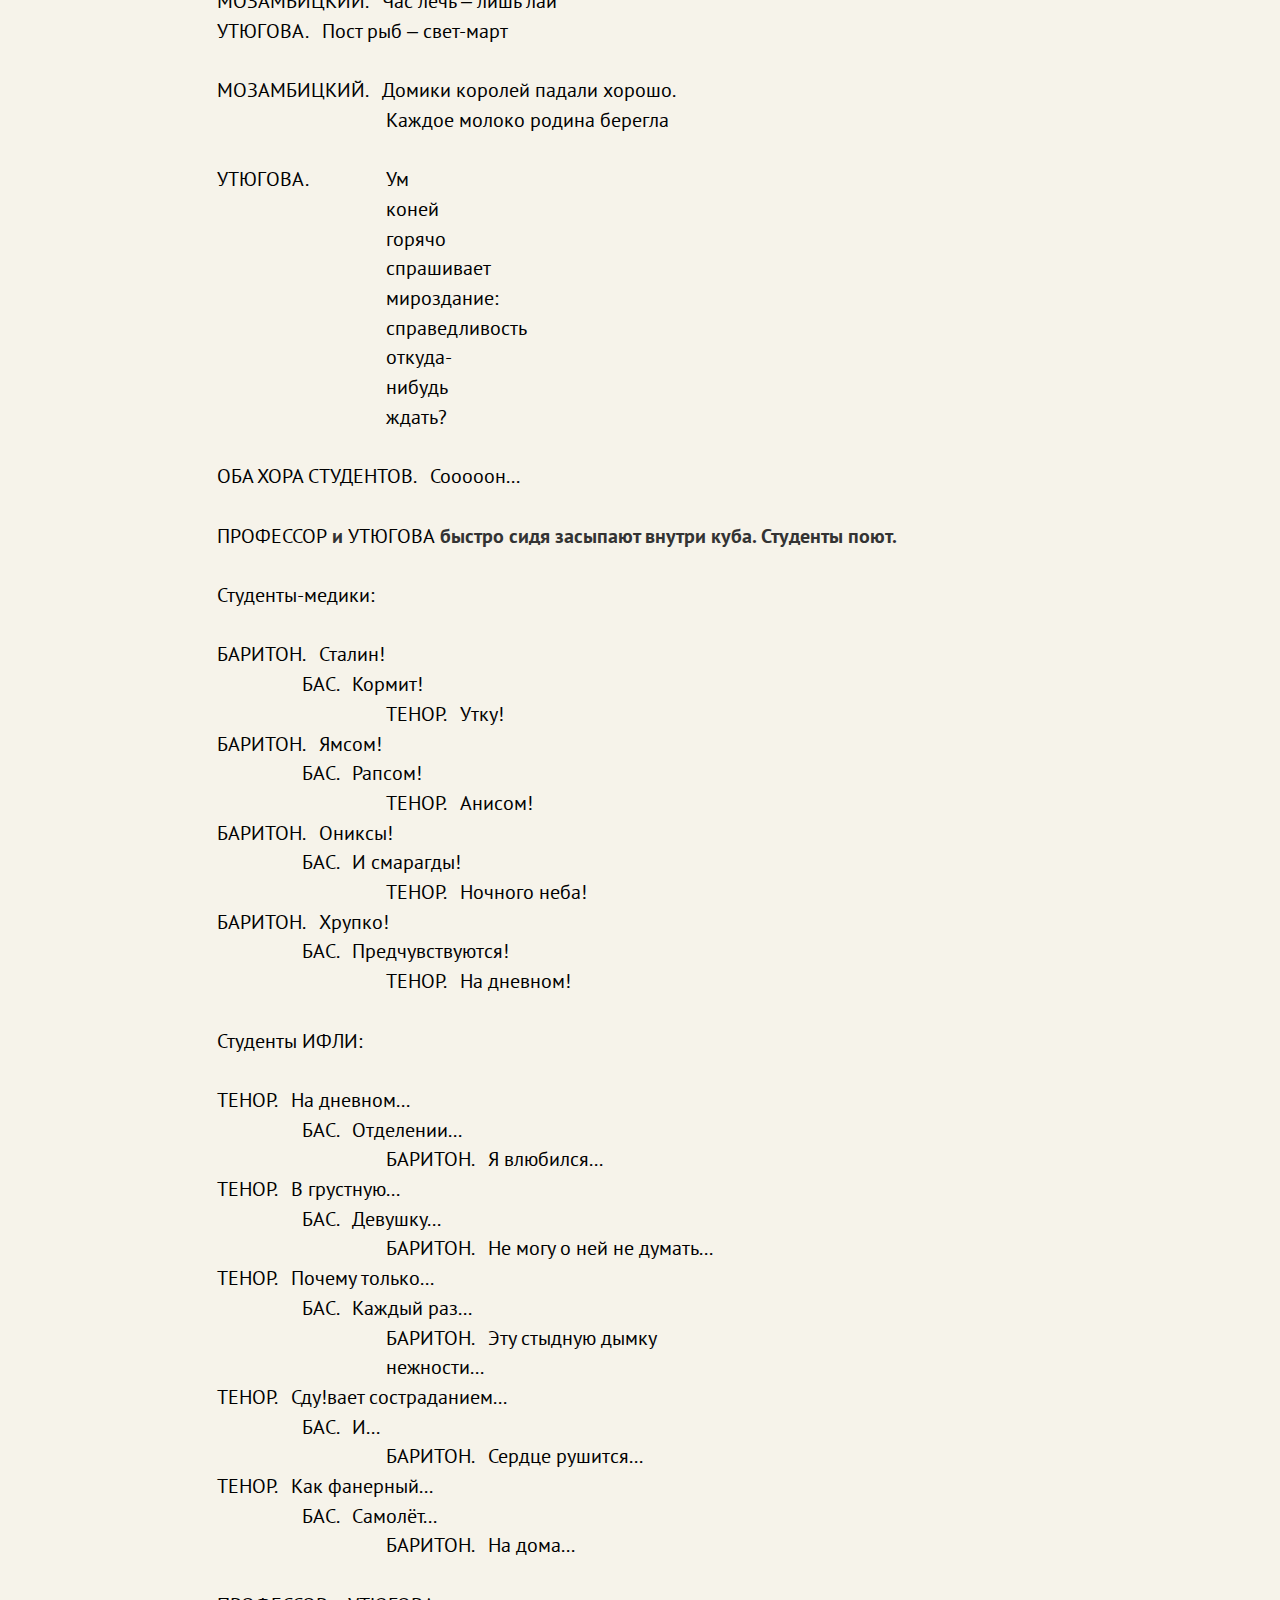
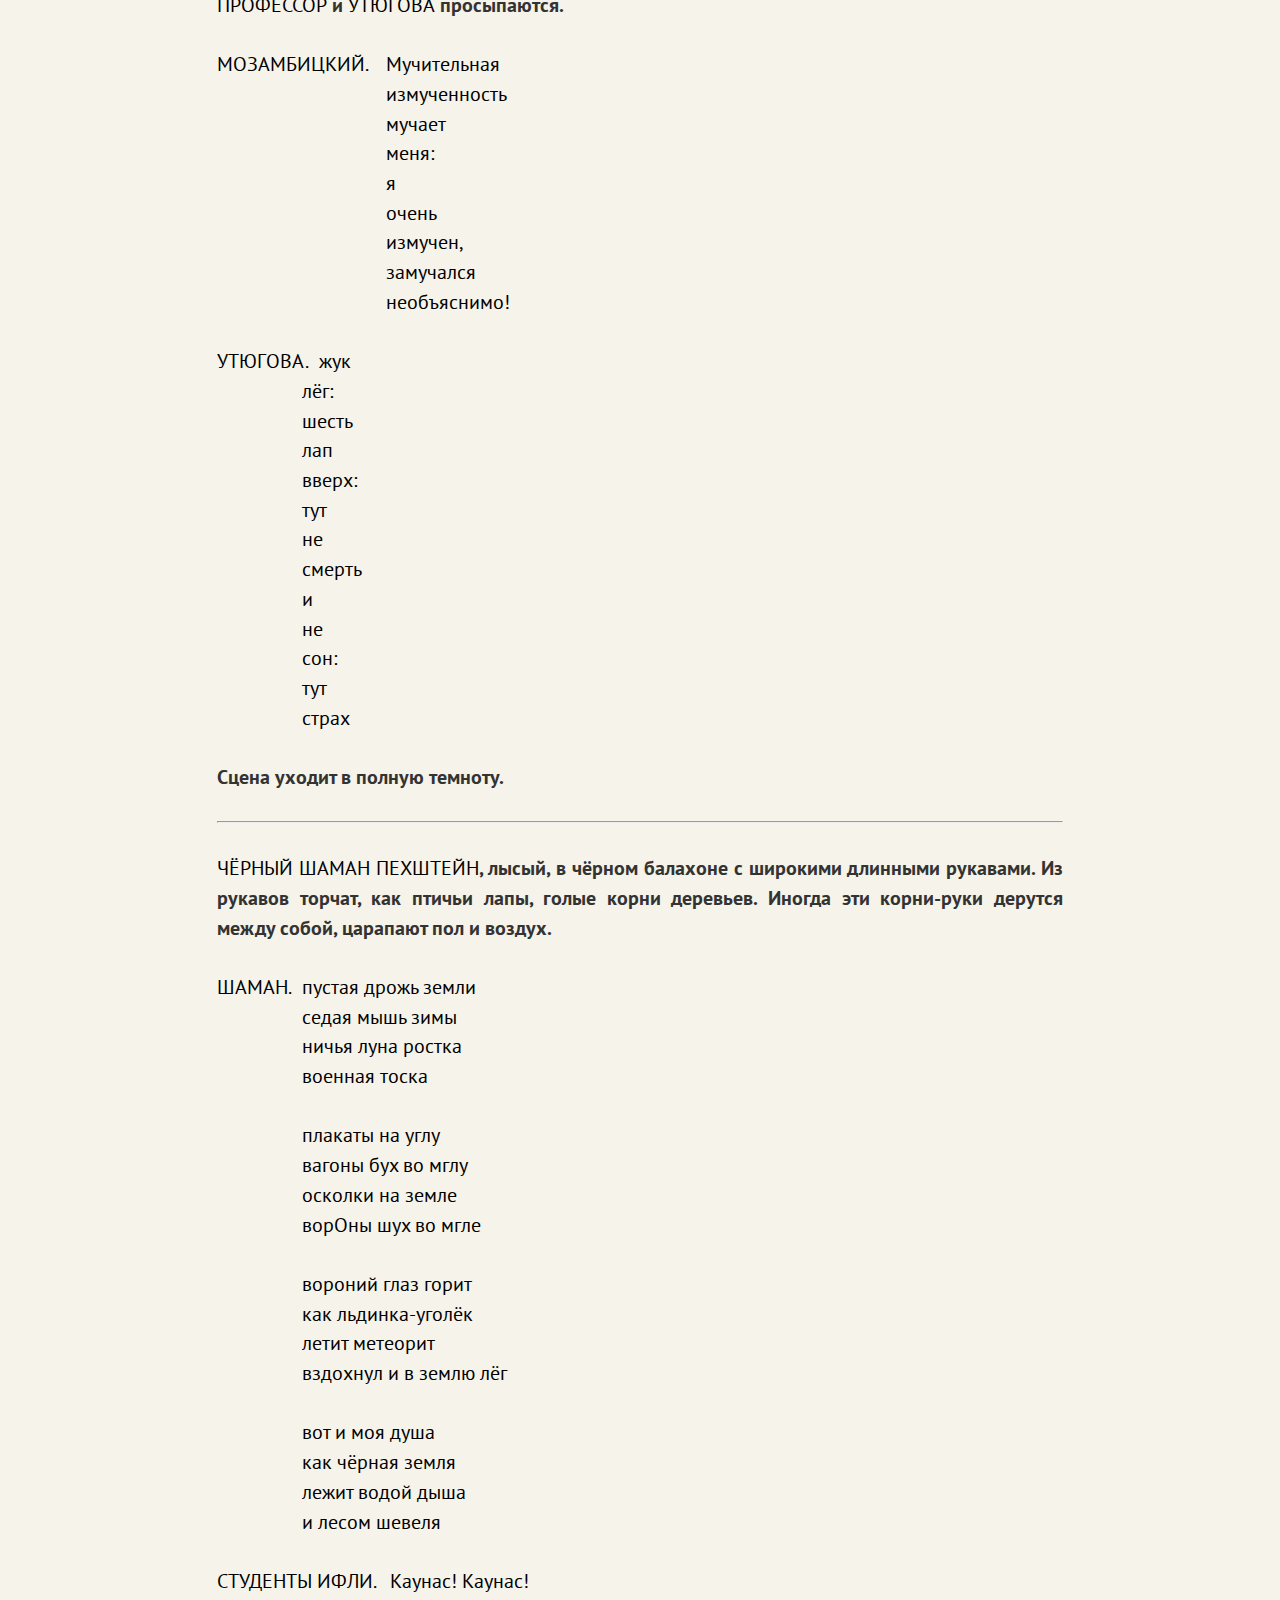
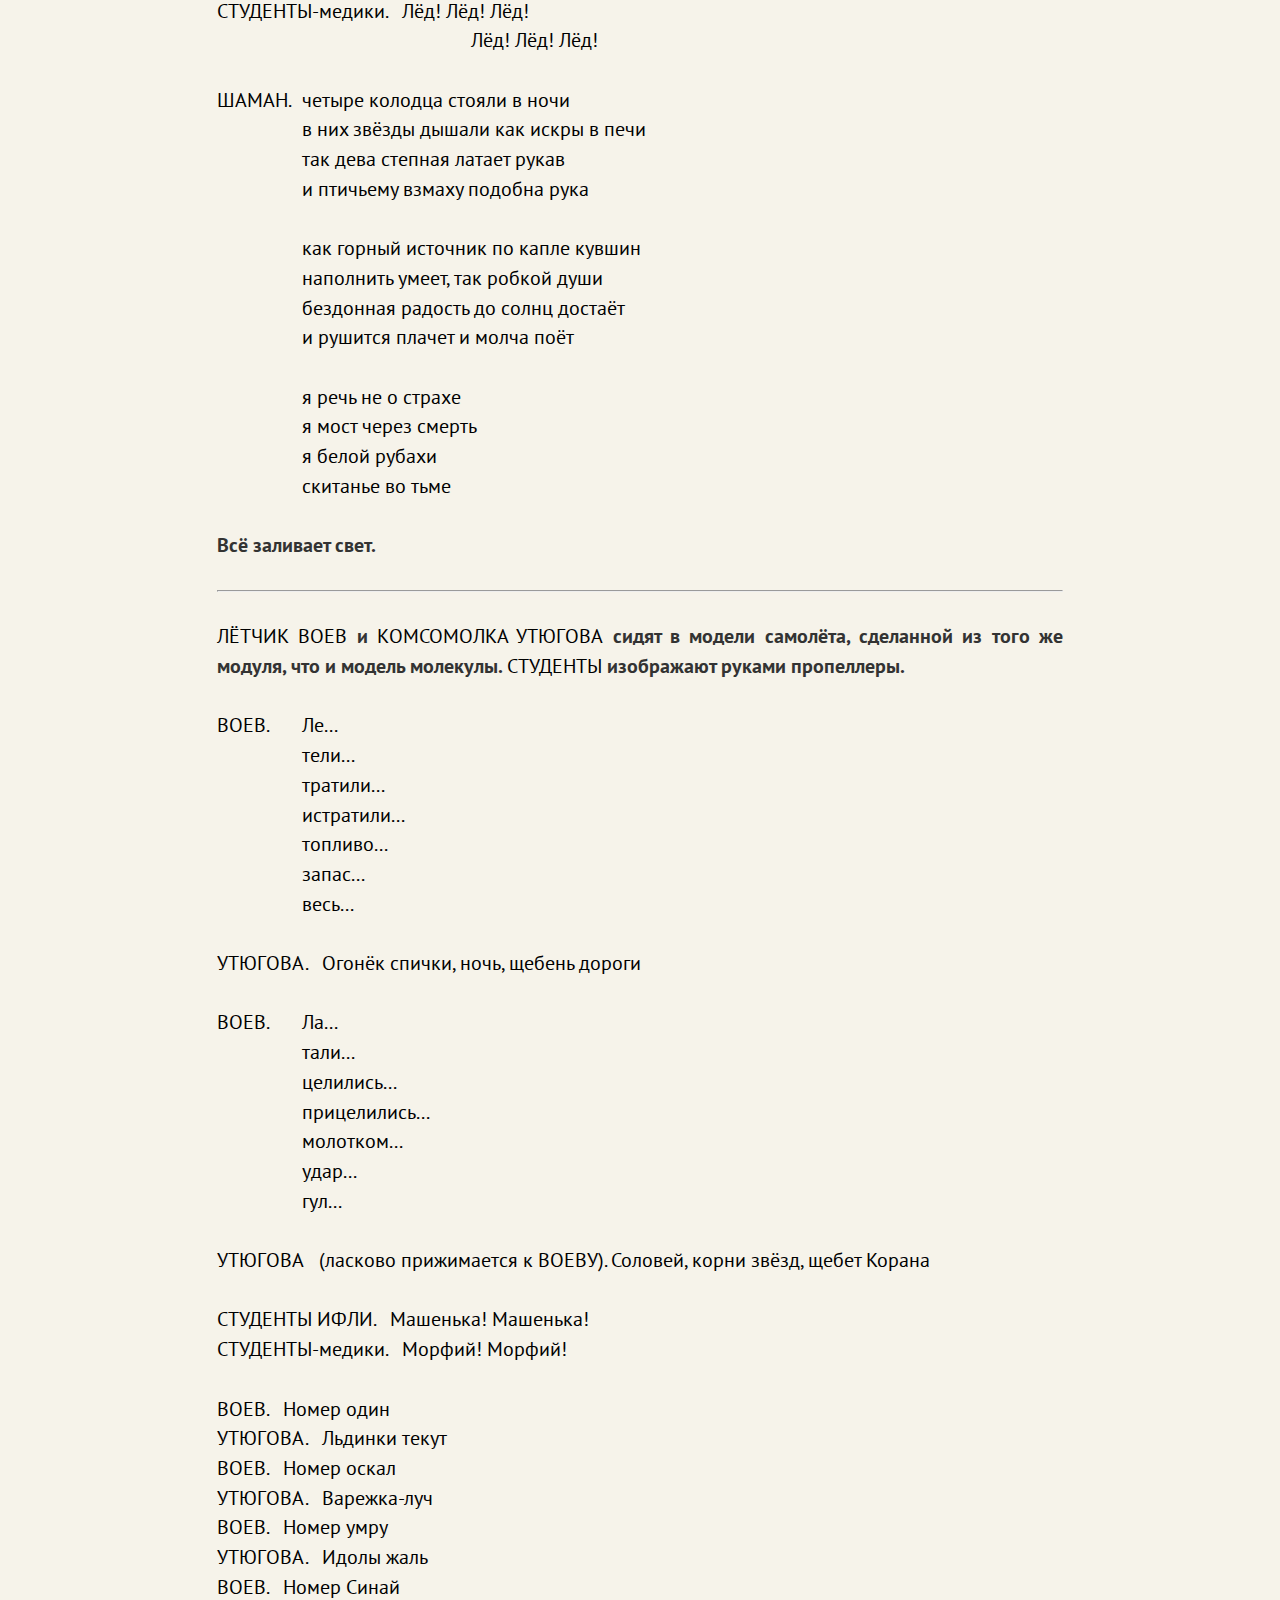
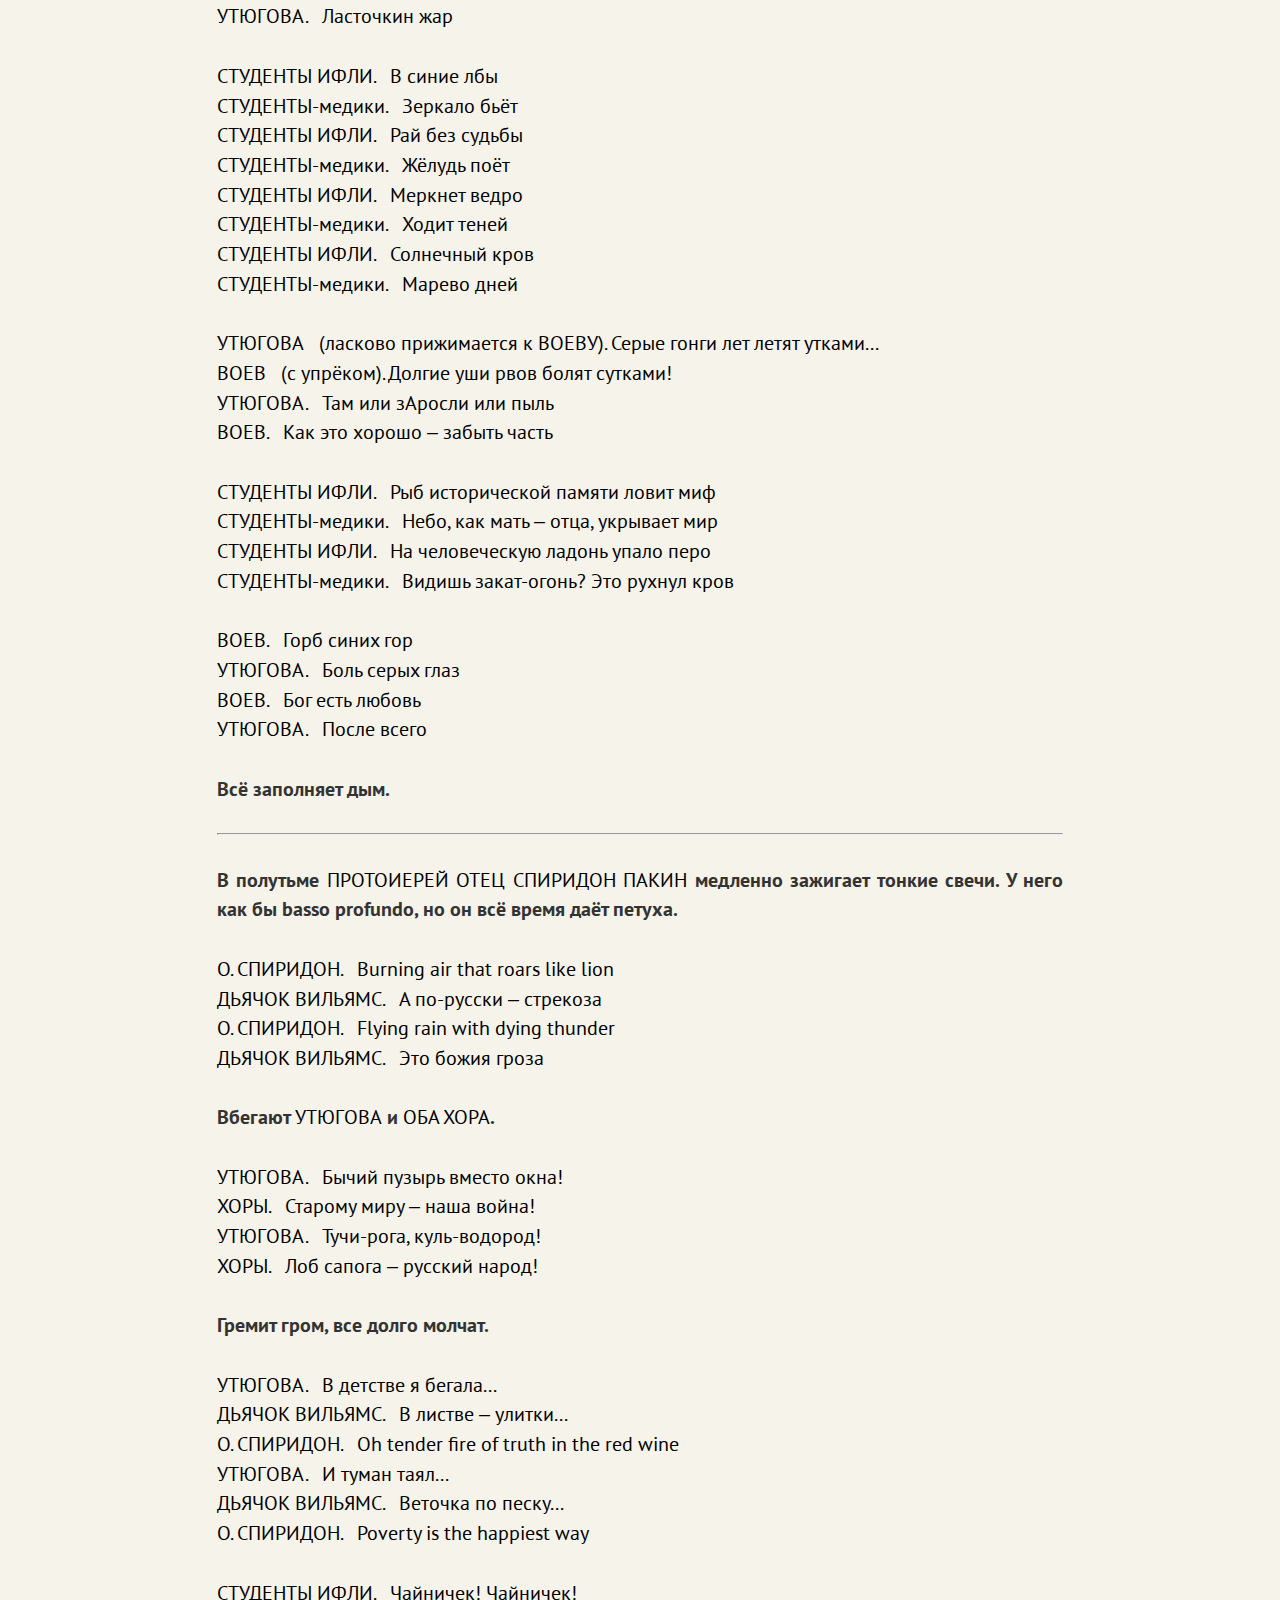
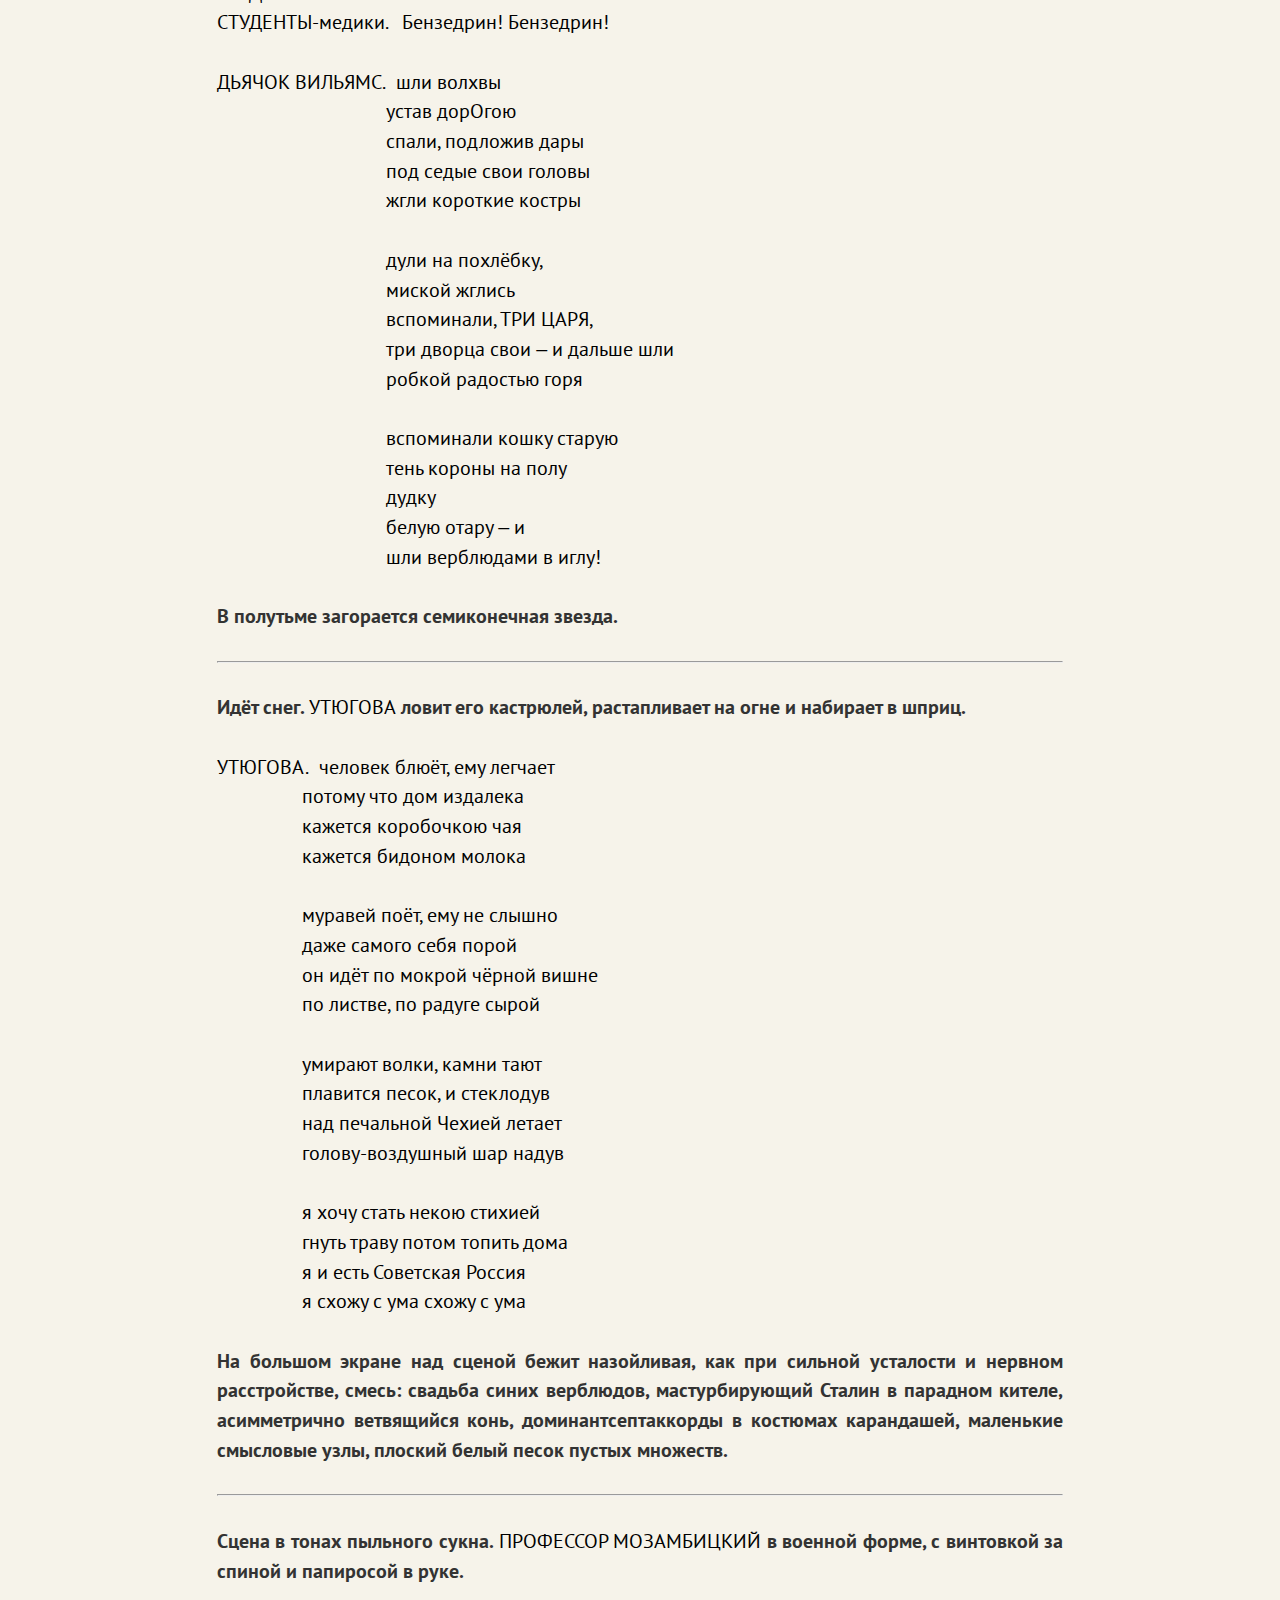
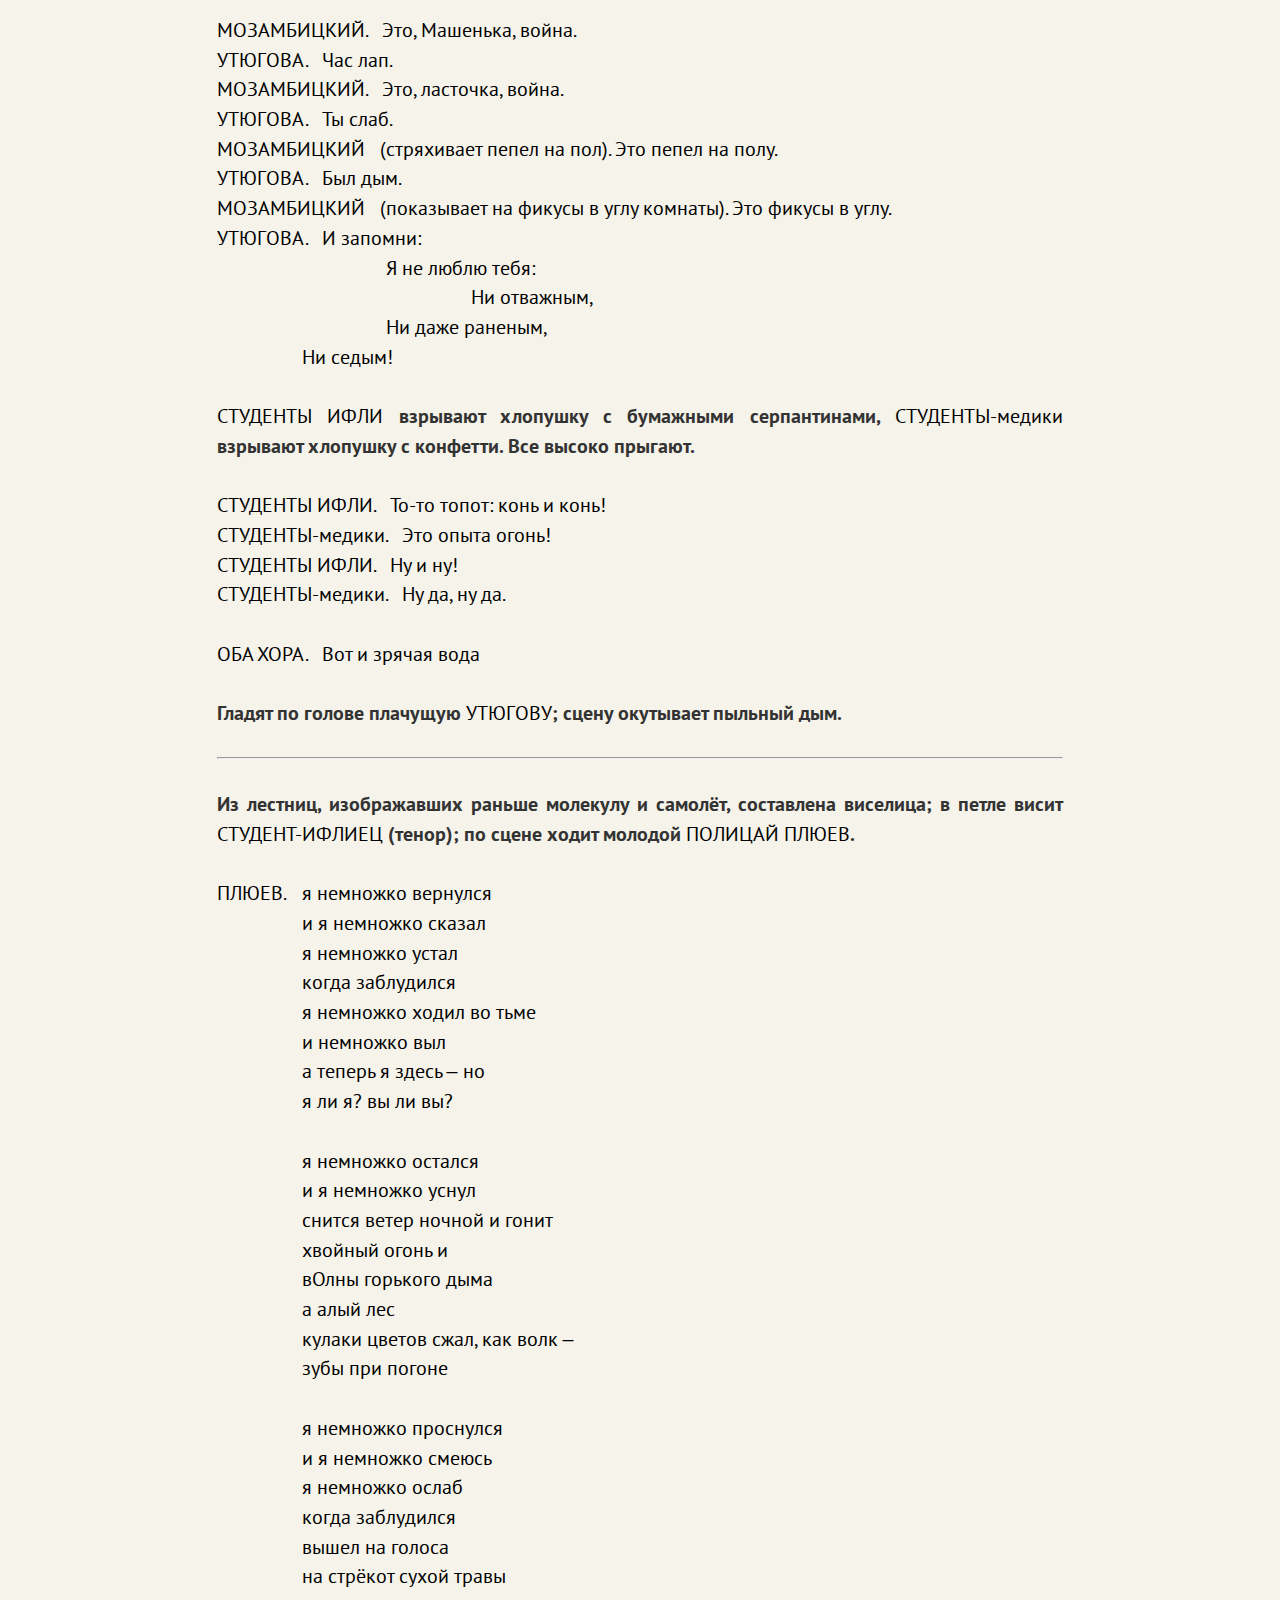
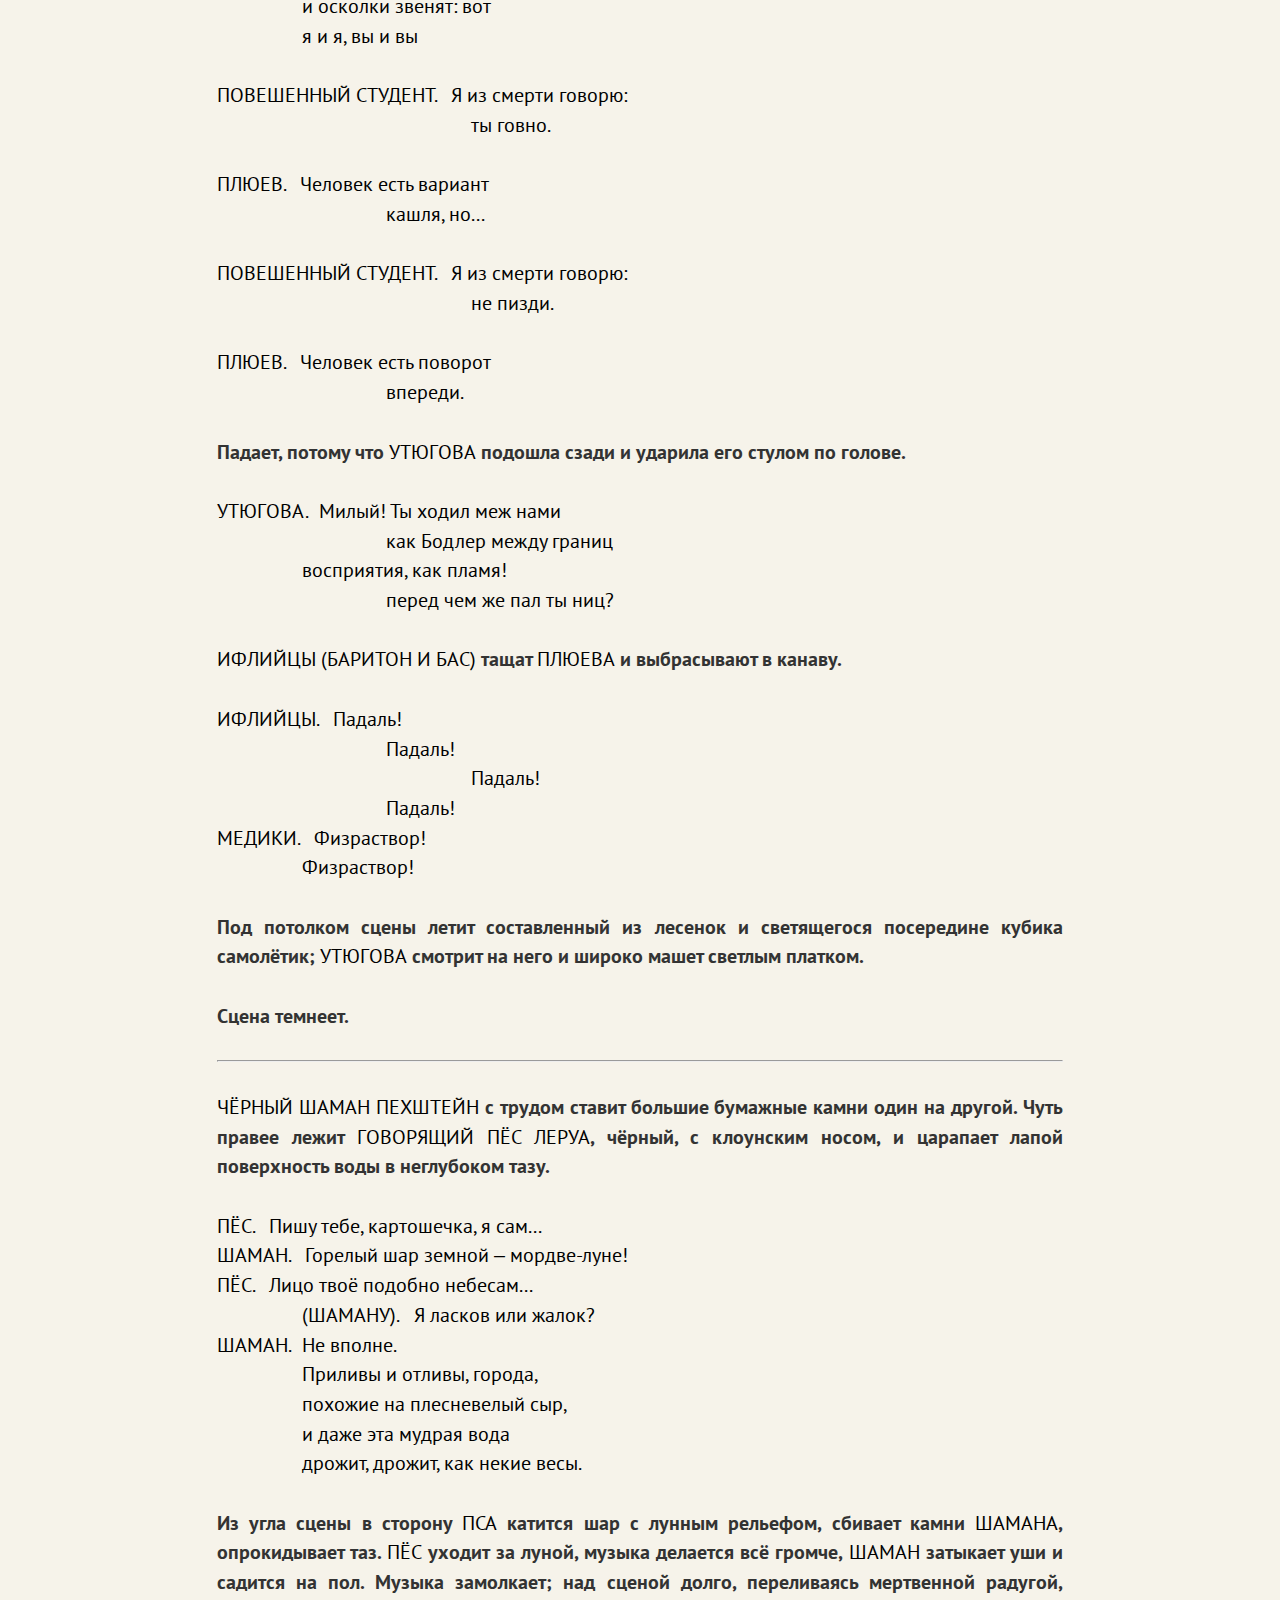
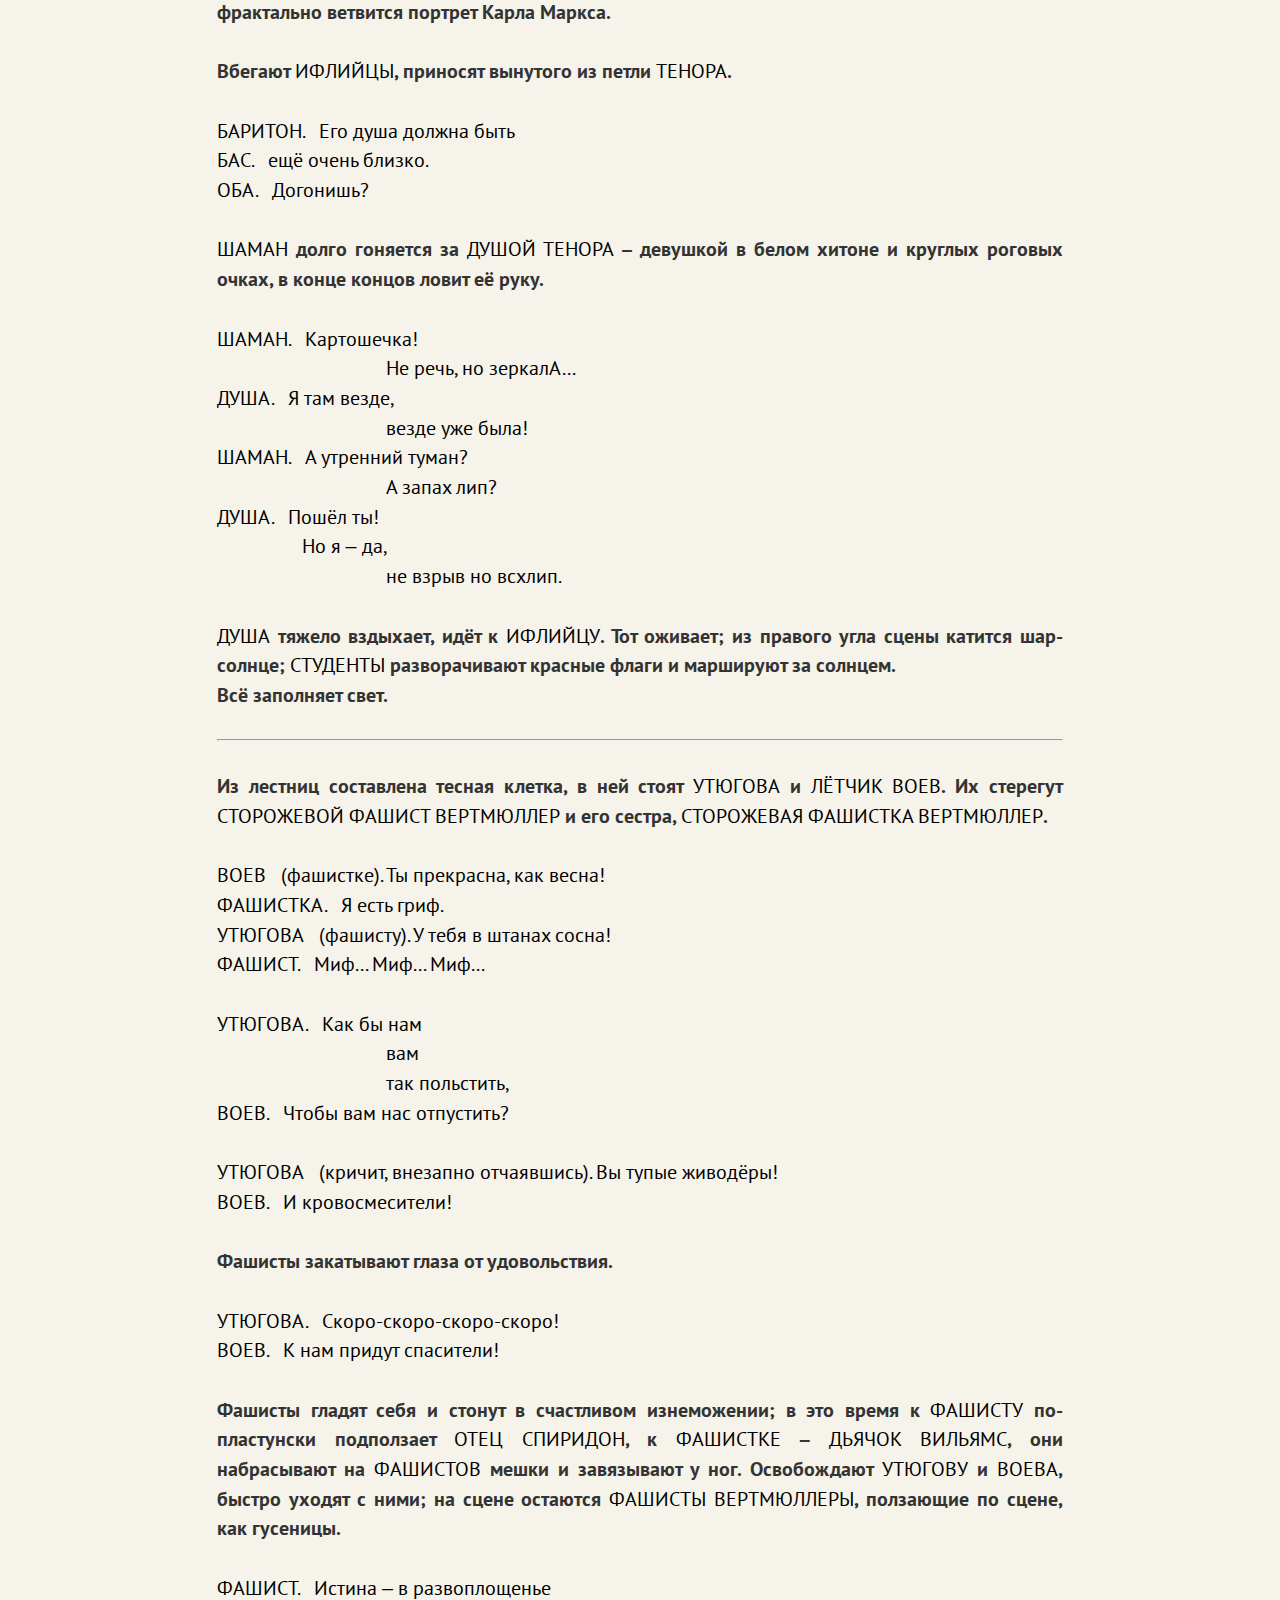
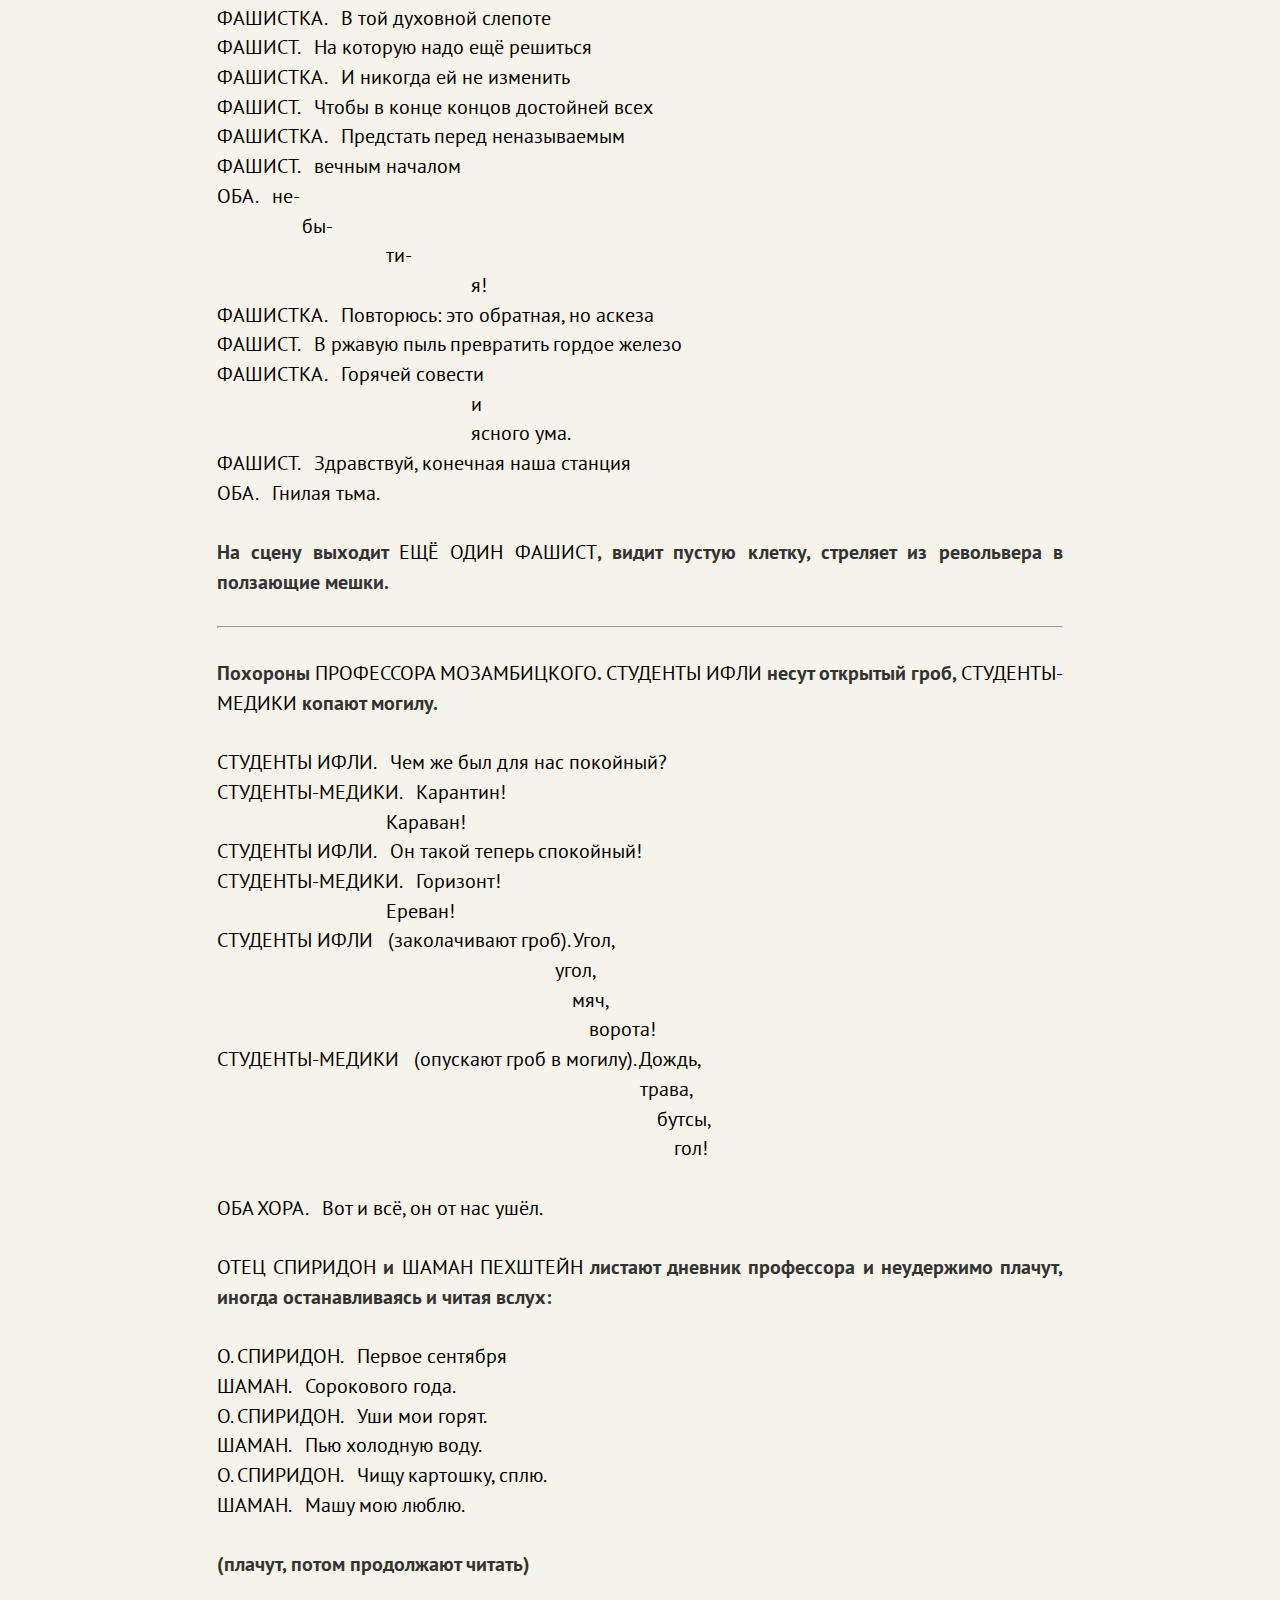
<file: libretto.html>
<!DOCTYPE html><html lang="ru"><head><meta charset="utf-8"><meta name="viewport" content="width=device-width,initial-scale=1"><meta http-equiv="X-UA-Compatible" content="ie=edge"><title>Василий Бородин — Пьеса «Машенька»</title><meta name="description" content="Василий Бородин. Камерная опера «Машенька»."><link rel="preload" fetchpriority="high" href="fonts/russoone.woff2" as="font" type="font/woff2" crossorigin=""><link rel="preload" fetchpriority="high" href="fonts/ptsans.woff2" as="font" type="font/woff2" crossorigin=""><link rel="manifest" href="manifest.webmanifest"><link rel="icon" href="img/favicon-16.png" sizes="16x16" type="image/png"><link rel="icon" href="img/favicon-32.png" sizes="32x32" type="image/png"><link rel="icon" href="img/favicon-64.png" sizes="64x64" type="image/png"><link rel="apple-touch-icon" href="apple-touch-icon.png" sizes="180x180" type="image/png"><link rel="stylesheet" href="css/style.min.css"></head><body class="flex-page"><div style="display:none"><svg xmlns="http://www.w3.org/2000/svg" xmlns:xlink="http://www.w3.org/1999/xlink"><symbol id="icon-archive-play" viewBox="0 0 240 240"><path d="M62.8,199.5c-1,0.8-2.4,0.6-3.3-0.4c-0.4-0.5-0.6-1.1-0.5-1.8V42.6c-0.2-1.3,0.7-2.4,1.9-2.6c0.7-0.1,1.3,0.1,1.9,0.4l154.7,77.7c2.1,1.1,2.1,2.8,0,3.8L62.8,199.5z"></path></symbol><symbol id="icon-bandcamp" viewBox="0 0 24 24"><path d="M0 18.75l7.437-13.5H24l-7.438 13.5H0z"></path></symbol><symbol id="icon-camera" viewBox="0 0 32 32"><path d="M30 27l-6-5v5a2 2 0 0 1-2 2H2a2 2 0 0 1-2-2V10a2 2 0 0 1 2-2h7.698L6.74 4H1a1 1 0 1 1 0-2h6a1 1 0 0 1 1 1l4.072 5H22a2 2 0 0 1 2 2v5l6-6a2 2 0 0 1 2 2v14c0 1.104-.771 2-2 2zm-9-17h-6a1 1 0 1 0 0 2h6a1 1 0 1 0 0-2z"></path></symbol><symbol id="icon-facebook" viewBox="0 0 32 32"><path d="M19 6h5v-6h-5c-3.86 0-7 3.14-7 7v3h-4v6h4v16h6v-16h5l1-6h-6v-3c0-0.542 0.458-1 1-1z"></path></symbol><symbol id="icon-livejournal" viewBox="0 0 305 305"><path d="M160.662 19.47c-18.934 0-37.323 3.668-54.693 10.881L76.353.732a2.501 2.501 0 0 0-3.082-.359C44.436 18.201 19.773 42.865 1.947 71.699a2.499 2.499 0 0 0 .358 3.082l28.39 28.383c-8.491 18.637-12.808 38.5-12.808 59.074C17.887 240.957 81.936 305 160.662 305c78.721 0 142.765-64.043 142.765-142.762 0-78.723-64.044-142.768-142.765-142.768zm56.563 129.194l9.943 42.082 9.543 44.395-44.337-9.533-42.055-9.893L36.712 102.111c14.252-29.338 38.339-52.619 68.114-65.832l112.399 112.385z"></path><path d="M221.76 187.396l-7.522-33.023c-25.891 11.889-46.404 32.402-58.283 58.295l33.023 7.52c7.011-14.023 18.769-25.778 32.782-32.792z"></path></symbol><symbol id="icon-music" viewBox="0 0 24 24"><path d="M17.016 6h4.969v2.016h-3v9c0 1.641-1.359 3-3 3s-3-1.359-3-3 1.359-3 3-3c.328 0 .703.094 1.031.188V6.001zM3 15.984v-1.969h8.016v1.969H3zm12-6V12H3V9.984h12zM15 6v2.016H3V6h12z"></path></symbol><symbol id="icon-soundcloud" viewBox="0 0 32 32"><path d="M27.874 16.069c-0.565 0-1.105 0.11-1.596 0.308-0.328-3.574-3.447-6.377-7.25-6.377-0.931 0-1.834 0.176-2.635 0.474-0.311 0.116-0.393 0.235-0.393 0.466v12.585c0 0.243 0.195 0.445 0.441 0.469 0.011 0.001 11.36 0.007 11.434 0.007 2.278 0 4.125-1.776 4.125-3.965s-1.848-3.966-4.126-3.966zM12.5 24h1l0.5-7.007-0.5-6.993h-1l-0.5 6.993zM9.5 24h-1l-0.5-5.086 0.5-4.914h1l0.5 5zM4.5 24h1l0.5-4-0.5-4h-1l-0.5 4zM0.5 22h1l0.5-2-0.5-2h-1l-0.5 2z"></path></symbol><symbol id="icon-tumblr" viewBox="0 0 24 24"><path d="M14.563 24c-5.093 0-7.031-3.756-7.031-6.411V9.747H5.116V6.648c3.63-1.313 4.512-4.596 4.71-6.469C9.84.051 9.941 0 9.999 0h3.517v6.114h4.801v3.633h-4.82v7.47c.016 1.001.375 2.371 2.207 2.371h.09c.631-.02 1.486-.205 1.936-.419l1.156 3.425c-.436.636-2.4 1.374-4.156 1.404h-.178l.011.002z"></path></symbol><symbol id="icon-vkontakte" viewBox="0 0 24 24"><path d="M11.701 18.771h1.437s.433-.047.654-.284c.21-.221.21-.63.21-.63s-.031-1.927.869-2.21c.887-.281 2.012 1.86 3.211 2.683.916.629 1.605.494 1.605.494l3.211-.044s1.682-.105.887-1.426c-.061-.105-.451-.975-2.371-2.76-2.012-1.861-1.742-1.561.676-4.787 1.469-1.965 2.07-3.166 1.875-3.676-.166-.48-1.26-.361-1.26-.361l-3.602.031s-.27-.031-.465.09c-.195.119-.314.391-.314.391s-.572 1.529-1.336 2.82c-1.623 2.729-2.268 2.879-2.523 2.699-.604-.391-.449-1.58-.449-2.432 0-2.641.404-3.75-.781-4.035-.39-.091-.681-.15-1.685-.166-1.29-.014-2.378.01-2.995.311-.405.203-.72.652-.539.675.24.03.779.146 1.064.537.375.506.359 1.636.359 1.636s.211 3.116-.494 3.503c-.495.262-1.155-.28-2.595-2.756-.735-1.26-1.291-2.67-1.291-2.67s-.105-.256-.299-.406c-.227-.165-.557-.225-.557-.225l-3.435.03s-.51.016-.689.24c-.166.195-.016.615-.016.615s2.686 6.287 5.732 9.453c2.79 2.902 5.956 2.715 5.956 2.715l-.05-.055z"></path></symbol><symbol id="icon-youtube-button" viewBox="0 0 68 48"><path d="M66.52,7.74c-0.78-2.93-2.49-5.41-5.42-6.19C55.79,.13,34,0,34,0S12.21,.13,6.9,1.55 C3.97,2.33,2.27,4.81,1.48,7.74C0.06,13.05,0,24,0,24s0.06,10.95,1.48,16.26c0.78,2.93,2.49,5.41,5.42,6.19 C12.21,47.87,34,48,34,48s21.79-0.13,27.1-1.55c2.93-0.78,4.64-3.26,5.42-6.19C67.94,34.95,68,24,68,24S67.94,13.05,66.52,7.74z"></path><path fill="#ffffff" fill-opacity="1" d="M 45,24 27,14 27,34"></path></symbol></svg></div><header class="page-header"><nav class="main-nav main-nav--nojs"><a class="main-nav__logo logo logo--main-nav" href="index.html"><span class="logo__inner">Ва&#173;си&#173;лий<br>Бо&#173;ро&#173;дин</span> <span class="visually-hidden">: на главную страницу</span> </a><button class="main-nav__toggle" type="button"><span class="visually-hidden">Меню</span> <span class="main-nav__icon-bar"></span></button><ul class="main-nav__list site-list" role="list"><li class="site-list__item"><a class="site-list__link" href="poems-part-1.html" aria-label="Страница первая. Стихи: часть первая">I <span class="site-list__description">Стихи<span class="visually-hidden">: часть первая</span></span></a></li><li class="site-list__item"><a class="site-list__link" href="poems-part-2.html" aria-label="Страница вторая. Стихи: часть вторая">II <span class="site-list__description">Стихи<span class="visually-hidden">: часть вторая</span></span></a></li><li class="site-list__item"><a class="site-list__link" href="poems-part-3.html" aria-label="Страница третья. Стихи: часть третья">III <span class="site-list__description">Стихи<span class="visually-hidden">: часть третья</span></span></a></li><li class="site-list__item"><a class="site-list__link" href="poems-part-4.html" aria-label="Страница четвертая. Стихи: часть четвертая">IV <span class="site-list__description">Стихи<span class="visually-hidden">: часть четвертая</span></span></a></li><li class="site-list__item"><a class="site-list__link" href="poems-part-5.html" aria-label="Страница пятая. Стихи: часть пятая">V <span class="site-list__description">Стихи<span class="visually-hidden">: часть пятая</span></span></a></li><li class="site-list__item"><a class="site-list__link" href="lyrics.html" aria-label="Страница шестая. Песни">VI <span class="site-list__description">Песни</span></a></li><li class="site-list__item site-list__item--current"><a class="site-list__link"><span aria-hidden="true">VII </span><span class="visually-hidden">(Страница седьмая). </span><span class="site-list__description">Пьеса</span></a></li></ul></nav></header><main class="page-main"><article class="play"><h1 class="page-title page-title--inner-page page-title--eighteen-plus play__title"><span class="page-title__number page-title__number--eighteen-plus"><span aria-hidden="true">VII </span><span class="visually-hidden">(Страница седьмая). </span></span><strong class="page-title__eighteen-plus">18+</strong> <span class="page-title__text page-title__text--eighteen-plus">Машенька</span></h1><p class="play__description">камерная опера</p><strong class="page-main__warning play__warning">Содержит нецензурную брань</strong><div class="characters"><h2 class="characters__title">Действующие лица:</h2><ul class="characters__list" role="list"><li class="characters__item character">ПРОФЕССОР МОЗАМБИЦКИЙ</li><li class="characters__item character">КОМСОМОЛКА УТЮГОВА</li><li class="characters__item character">ЧЁРНЫЙ ШАМАН ПЕХШТЕЙН</li><li class="characters__item character">ГОВОРЯЩИЙ ПЁС ЛЕРУА</li><li class="characters__item character">ЛЁТЧИК ВОЕВ</li><li class="characters__item character">ПРОТОИЕРЕЙ ОТЕЦ СПИРИДОН ПАКИН</li><li class="characters__item character">ДЬЯЧОК ВИЛЬЯМС</li><li class="characters__item character">ПОЛИЦАЙ ПЛЮЕВ</li><li class="characters__item character">СТОРОЖЕВЫЕ ФАШИСТЫ – БРАТ И СЕСТРА ВЕРТМЮЛЛЕР</li><li class="characters__item character">ХОР СТУДЕНТОВ ИФЛИ – ТЕНОР, БАРИТОН, БАС</li><li class="characters__item character">ХОР СТУДЕНТОВ ПЕРВОГО МЕДИЦИНСКОГО ИНСТИТУТА – ТЕНОР, БАРИТОН, БАС</li><li class="characters__item character">ДУША СТУДЕНТА ИФЛИ, ТЕНОРА</li><li class="characters__item character">ЕЩЁ ОДИН ФАШИСТ</li></ul></div><ol class="play__list" role="list"><li class="play__scene"><hr><p class="play__stage">На сцене модель молекулы. В центре – подсвеченный куб. В нём сидят <b class="play__character character">ПРОФЕССОР МОЗАМБИЦКИЙ</b> и <b class="play__character character">КОМСОМОЛКА УТЮГОВА</b>. От куба отходят лестницы, на них сидят <b class="play__character character">СТУДЕНТЫ ПЕРВОГО МЕДИЦИНСКОГО ИНСТИТУТА</b> в белых халатах и масках птиц, а также <b class="play__character character">СТУДЕНТЫ ИФЛИ</b> в круглых роговых очках.</p><p class="play__speech play__speech--top play__speech--bottom"><b class="play__character character">МОЗАМБИЦКИЙ. </b>ЗмЕи, выдры, камни, Окна:<br><span class="play__indent">повтори!</span></p><p class="play__speech play__speech--top play__speech--bottom"><b class="play__character character">УТЮГОВА. </b>Голень, вырез, чайник, кокон:<br><span class="play__indent">чтО внутри?</span></p><p class="play__speech play__speech--stairs play__speech--top"><b class="play__character character">СТУДЕНТЫ ИФЛИ. </b>Ворвань,<br><span class="play__indent">ворвань,</span><br><span class="play__indent">ворвань,</span><br><span class="play__indent">ворвань!</span></p><p class="play__speech play__speech--bottom"><b class="play__character character">СТУДЕНТЫ-<span class="character__tail">медики</span>. </b>Кодеин!<br><span class="play__indent">Кодеин!</span></p><p class="play__speech play__speech--top"><b class="play__character character">МОЗАМБИЦКИЙ. </b>Час лечь – лишь лай</p><p class="play__speech play__speech--bottom"><b class="play__character character">УТЮГОВА. </b>Пост рыб – свет-март</p><p class="play__speech play__speech--top play__speech--bottom"><b class="play__character character">МОЗАМБИЦКИЙ. </b>Домики королей падали хорошо.<br><span class="play__indent">Каждое молоко родина берегла</span></p><p class="play__speech play__speech--top play__speech--bottom"><b class="play__character play__character--min character">УТЮГОВА. </b><span>Ум</span><br><span class="play__column">коней<br>горячо<br>спрашивает<br>мироздание:<br>справедливость<br>откуда-<br>нибудь<br>ждать?</span></p><p class="play__speech play__speech--top play__speech--bottom"><b class="play__character character">ОБА ХОРА СТУДЕНТОВ. </b>Сооооон...</p><p class="play__stage"><b class="play__character character">ПРОФЕССОР</b> и <b class="play__character character">УТЮГОВА</b> быстро сидя засыпают внутри куба. Студенты поют.</p><p class="play__speech play__speech--top play__speech--bottom">Студенты-медики:</p><div class="play__set"><p class="play__speech play__speech--top"><b class="play__character character">БАРИТОН. </b>Сталин!</p><p class="play__speech"><b class="play__character character">БАС. </b>Кормит!</p><p class="play__speech"><b class="play__character character">ТЕНОР. </b>Утку!</p></div><div class="play__set"><p class="play__speech"><b class="play__character character">БАРИТОН. </b>Ямсом!</p><p class="play__speech"><b class="play__character character">БАС. </b>Рапсом!</p><p class="play__speech"><b class="play__character character">ТЕНОР. </b>Анисом!</p></div><div class="play__set"><p class="play__speech"><b class="play__character character">БАРИТОН. </b>Ониксы!</p><p class="play__speech"><b class="play__character character">БАС. </b>И смарагды!</p><p class="play__speech"><b class="play__character character">ТЕНОР. </b>Ночного неба!</p></div><div class="play__set"><p class="play__speech"><b class="play__character character">БАРИТОН. </b>Хрупко!</p><p class="play__speech"><b class="play__character character">БАС. </b>Предчувствуются!</p><p class="play__speech play__speech--bottom"><b class="play__character character">ТЕНОР. </b>На дневном!</p></div><p class="play__speech play__speech--top play__speech--bottom">Студенты ИФЛИ:</p><div class="play__set"><p class="play__speech play__speech--top"><b class="play__character character">ТЕНОР. </b>На дневном...</p><p class="play__speech"><b class="play__character character">БАС. </b>Отделении...</p><p class="play__speech"><b class="play__character character">БАРИТОН. </b>Я влюбился...</p></div><div class="play__set"><p class="play__speech"><b class="play__character character">ТЕНОР. </b>В грустную...</p><p class="play__speech"><b class="play__character character">БАС. </b>Девушку...</p><p class="play__speech"><b class="play__character character">БАРИТОН. </b>Не могу о ней не думать...</p></div><div class="play__set"><p class="play__speech"><b class="play__character character">ТЕНОР. </b>Почему только...</p><p class="play__speech"><b class="play__character character">БАС. </b>Каждый раз...</p><p class="play__speech"><b class="play__character character">БАРИТОН. </b>Эту стыдную дымку<br>нежности...</p></div><div class="play__set"><p class="play__speech"><b class="play__character character">ТЕНОР. </b>Сду!вает состраданием...</p><p class="play__speech"><b class="play__character character">БАС. </b>И...</p><p class="play__speech"><b class="play__character character">БАРИТОН. </b>Сердце рушится...</p></div><div class="play__set"><p class="play__speech"><b class="play__character character">ТЕНОР. </b>Как фанерный...</p><p class="play__speech"><b class="play__character character">БАС. </b>Самолёт...</p><p class="play__speech play__speech--bottom"><b class="play__character character">БАРИТОН. </b>На дома...</p></div><p class="play__stage"><b class="play__character character">ПРОФЕССОР</b> и <b class="play__character character">УТЮГОВА</b> просыпаются.</p><p class="play__speech play__speech--top play__speech--bottom"><b class="play__character play__character--min character">МОЗАМБИЦКИЙ. </b><span>Мучительная</span><br><span class="play__column">измученность<br>мучает<br>меня:<br>я<br>очень<br>измучен,<br>замучался<br>необъяснимо!</span></p><p class="play__speech play__speech--top play__speech--bottom"><b class="play__character play__character--half-min character">УТЮГОВА. </b><span>жук</span><br><span class="play__column play__column--small-indent">лёг:<br>шесть<br>лап<br>вверх:<br>тут<br>не<br>смерть<br>и<br>не<br>сон:<br>тут<br>страх</span></p><p class="play__stage">Сцена уходит в полную темноту.</p><hr></li><li class="play__scene"><p class="play__stage"><b class="play__character character">ЧЁРНЫЙ ШАМАН ПЕХШТЕЙН</b>, лысый, в чёрном балахоне с широкими длинными рукавами. Из рукавов торчат, как птичьи лапы, голые корни деревьев. Иногда эти корни-руки дерутся между собой, царапают пол и воздух.</p><p class="play__speech play__speech--top play__speech--bottom"><b class="play__character play__character--half-min character">ШАМАН. </b><span>пустая дрожь земли</span><br><span class="play__indent play__indent--small">седая мышь зимы</span><br><span class="play__indent play__indent--small">ничья луна ростка</span><br><span class="play__indent play__indent--small">военная тоска</span></p><p class="play__speech play__speech--top play__speech--bottom"><span class="play__indent play__indent--small">плакаты на углу</span><br><span class="play__indent play__indent--small">вагоны бух во мглу</span><br><span class="play__indent play__indent--small">осколки на земле</span><br><span class="play__indent play__indent--small">ворОны шух во мгле</span></p><p class="play__speech play__speech--top play__speech--bottom"><span class="play__indent play__indent--small">вороний глаз горит</span><br><span class="play__indent play__indent--small">как льдинка-уголёк</span><br><span class="play__indent play__indent--small">летит метеорит</span><br><span class="play__indent play__indent--small">вздохнул и в землю лёг</span></p><p class="play__speech play__speech--top play__speech--bottom"><span class="play__indent play__indent--small">вот и моя душа</span><br><span class="play__indent play__indent--small">как чёрная земля</span><br><span class="play__indent play__indent--small">лежит водой дыша</span><br><span class="play__indent play__indent--small">и лесом шевеля</span></p><p class="play__speech play__speech--top"><b class="play__character character">СТУДЕНТЫ ИФЛИ. </b>Каунас! Каунас!</p><p class="play__speech play__speech--bottom"><b class="play__character character">СТУДЕНТЫ-<span class="character__tail">медики</span>. </b>Лёд! Лёд! Лёд!<br><span class="play__indent play__indent--big">Лёд! Лёд! Лёд!</span></p><p class="play__speech play__speech--top play__speech--bottom"><b class="play__character play__character--half-min character">ШАМАН. </b><span>четыре колодца стояли в ночи</span><br><span class="play__indent play__indent--small">в них звёзды дышали как искры в печи</span><br><span class="play__indent play__indent--small">так дева степная латает рукав</span><br><span class="play__indent play__indent--small">и птичьему взмаху подобна рука</span></p><p class="play__speech play__speech--top play__speech--bottom"><span class="play__indent play__indent--small">как горный источник по капле кувшин</span><br><span class="play__indent play__indent--small">наполнить умеет, так робкой души</span><br><span class="play__indent play__indent--small">бездонная радость до солнц достаёт</span><br><span class="play__indent play__indent--small">и рушится плачет и молча поёт</span></p><p class="play__speech play__speech--top play__speech--bottom"><span class="play__indent play__indent--small">я речь не о страхе</span><br><span class="play__indent play__indent--small">я мост через смерть</span><br><span class="play__indent play__indent--small">я белой рубахи</span><br><span class="play__indent play__indent--small">скитанье во тьме</span></p><p class="play__stage">Всё заливает свет.</p><hr></li><li class="play__scene"><p class="play__stage"><b class="play__character character">ЛЁТЧИК ВОЕВ</b> и <b class="play__character character">КОМСОМОЛКА УТЮГОВА</b> сидят в модели самолёта, сделанной из того же модуля, что и модель молекулы. <b class="play__character character">СТУДЕНТЫ</b> изображают руками пропеллеры.</p><p class="play__speech play__speech--top play__speech--bottom"><b class="play__character play__character--half-min character">ВОЕВ. </b><span>Ле...</span><br><span class="play__column play__column--small-indent">тели...<br>тратили...<br>истратили...<br>топливо...<br>запас...<br>весь...</span></p><p class="play__speech play__speech--top play__speech--bottom"><b class="play__character character">УТЮГОВА. </b>Огонёк спички, ночь, щебень дороги</p><p class="play__speech play__speech--top play__speech--bottom"><b class="play__character play__character--half-min character">ВОЕВ. </b><span>Ла...</span><br><span class="play__column play__column--small-indent">тали...<br>целились...<br>прицелились...<br>молотком...<br>удар...<br>гул...</span></p><p class="play__speech play__speech--top play__speech--bottom"><b class="play__character character">УТЮГОВА</b> (ласково прижимается к <b class="play__character character">ВОЕВУ</b>). Соловей, корни звёзд, щебет Корана</p><p class="play__speech play__speech--top"><b class="play__character character">СТУДЕНТЫ ИФЛИ. </b>Машенька! Машенька!</p><p class="play__speech play__speech--bottom"><b class="play__character character">СТУДЕНТЫ-<span class="character__tail">медики</span>. </b>Морфий! Морфий!</p><p class="play__speech play__speech--top"><b class="play__character character">ВОЕВ. </b>Номер один</p><p class="play__speech"><b class="play__character character">УТЮГОВА. </b>Льдинки текут</p><p class="play__speech"><b class="play__character character">ВОЕВ. </b>Номер оскал</p><p class="play__speech"><b class="play__character character">УТЮГОВА. </b>Варежка-луч</p><p class="play__speech"><b class="play__character character">ВОЕВ. </b>Номер умру</p><p class="play__speech"><b class="play__character character">УТЮГОВА. </b>Идолы жаль</p><p class="play__speech"><b class="play__character character">ВОЕВ. </b>Номер Синай</p><p class="play__speech play__speech--bottom"><b class="play__character character">УТЮГОВА. </b>Ласточкин жар</p><p class="play__speech play__speech--top"><b class="play__character character">СТУДЕНТЫ ИФЛИ. </b>В синие лбы</p><p class="play__speech"><b class="play__character character">СТУДЕНТЫ-<span class="character__tail">медики</span>. </b>Зеркало бьёт</p><p class="play__speech"><b class="play__character character">СТУДЕНТЫ ИФЛИ. </b>Рай без судьбы</p><p class="play__speech"><b class="play__character character">СТУДЕНТЫ-<span class="character__tail">медики</span>. </b>Жёлудь поёт</p><p class="play__speech"><b class="play__character character">СТУДЕНТЫ ИФЛИ. </b>Меркнет ведро</p><p class="play__speech"><b class="play__character character">СТУДЕНТЫ-<span class="character__tail">медики</span>. </b>Ходит теней</p><p class="play__speech"><b class="play__character character">СТУДЕНТЫ ИФЛИ. </b>Солнечный кров</p><p class="play__speech play__speech--bottom"><b class="play__character character">СТУДЕНТЫ-<span class="character__tail">медики</span>. </b>Марево дней</p><p class="play__speech play__speech--top"><b class="play__character character">УТЮГОВА</b> (ласково прижимается к <b class="play__character character">ВОЕВУ</b>). Серые гонги лет летят утками...</p><p class="play__speech"><b class="play__character character">ВОЕВ</b> (с упрёком). Долгие уши рвов болят сутками!</p><p class="play__speech"><b class="play__character character">УТЮГОВА. </b>Там или зАросли или пыль</p><p class="play__speech play__speech--bottom"><b class="play__character character">ВОЕВ. </b>Как это хорошо – забыть часть</p><p class="play__speech play__speech--top"><b class="play__character character">СТУДЕНТЫ ИФЛИ. </b>Рыб исторической памяти ловит миф</p><p class="play__speech"><b class="play__character character">СТУДЕНТЫ-<span class="character__tail">медики</span>. </b>Небо, как мать – отца, укрывает мир</p><p class="play__speech"><b class="play__character character">СТУДЕНТЫ ИФЛИ. </b>На человеческую ладонь упало перо</p><p class="play__speech play__speech--bottom"><b class="play__character character">СТУДЕНТЫ-<span class="character__tail">медики</span>. </b>Видишь закат-огонь? Это рухнул кров</p><p class="play__speech play__speech--top"><b class="play__character character">ВОЕВ. </b>Горб синих гор</p><p class="play__speech"><b class="play__character character">УТЮГОВА. </b>Боль серых глаз</p><p class="play__speech"><b class="play__character character">ВОЕВ. </b>Бог есть любовь</p><p class="play__speech play__speech--bottom"><b class="play__character character">УТЮГОВА. </b>После всего</p><p class="play__stage">Всё заполняет дым.</p><hr></li><li class="play__scene"><p class="play__stage">В полутьме <b class="play__character character">ПРОТОИЕРЕЙ ОТЕЦ СПИРИДОН ПАКИН</b> медленно зажигает тонкие свечи. У него как бы <i class="play__term" lang="it">basso profundo</i>, но он всё время даёт петуха.</p><p class="play__speech play__speech--top"><b class="play__character character">О. СПИРИДОН. </b><span lang="en">Burning air that roars like lion</span></p><p class="play__speech"><b class="play__character character">ДЬЯЧОК ВИЛЬЯМС. </b>А по-русски – стрекоза</p><p class="play__speech"><b class="play__character character">О. СПИРИДОН. </b><span lang="en">Flying rain with dying thunder</span></p><p class="play__speech play__speech--bottom"><b class="play__character character">ДЬЯЧОК ВИЛЬЯМС. </b>Это божия гроза</p><p class="play__stage">Вбегают <b class="play__character character">УТЮГОВА</b> и <b class="play__character character">ОБА ХОРА</b>.</p><p class="play__speech play__speech--top"><b class="play__character character">УТЮГОВА. </b>Бычий пузырь вместо окна!</p><p class="play__speech"><b class="play__character character">ХОРЫ. </b>Старому миру – наша война!</p><p class="play__speech"><b class="play__character character">УТЮГОВА. </b>Тучи-рога, куль-водород!</p><p class="play__speech play__speech--bottom"><b class="play__character character">ХОРЫ. </b>Лоб сапога – русский народ!</p><p class="play__stage">Гремит гром, все долго молчат.</p><p class="play__speech play__speech--top"><b class="play__character character">УТЮГОВА. </b>В детстве я бегала...</p><p class="play__speech"><b class="play__character character">ДЬЯЧОК ВИЛЬЯМС. </b>В листве – улитки...</p><p class="play__speech"><b class="play__character character">О. СПИРИДОН. </b><span lang="en">Oh tender fire of truth in the red wine</span></p><p class="play__speech"><b class="play__character character">УТЮГОВА. </b>И туман таял...</p><p class="play__speech"><b class="play__character character">ДЬЯЧОК ВИЛЬЯМС. </b>Веточка по песку...</p><p class="play__speech play__speech--bottom"><b class="play__character character">О. СПИРИДОН. </b><span lang="en">Poverty is the happiest way</span></p><p class="play__speech play__speech--top"><b class="play__character character">СТУДЕНТЫ ИФЛИ. </b>Чайничек! Чайничек!</p><p class="play__speech play__speech--bottom"><b class="play__character character">СТУДЕНТЫ-<span class="character__tail">медики</span>. </b>Бензедрин! Бензедрин!</p><p class="play__speech play__speech--top play__speech--bottom"><b class="play__character play__character--min character">ДЬЯЧОК ВИЛЬЯМС. </b><span>шли волхвы</span><br><span class="play__indent">устав дорОгою</span><br><span class="play__indent">спали, подложив дары</span><br><span class="play__indent">под седые свои головы</span><br><span class="play__indent">жгли короткие костры</span></p><p class="play__speech play__speech--top play__speech--bottom"><span class="play__indent">дули на похлёбку,</span><br><span class="play__indent">миской жглись</span><br><span class="play__indent">вспоминали, <b class="play__emphasis">ТРИ ЦАРЯ</b>,</span><br><span class="play__indent">три дворца свои – и дальше шли</span><br><span class="play__indent">робкой радостью горя</span></p><p class="play__speech play__speech--top play__speech--bottom"><span class="play__indent">вспоминали кошку старую</span><br><span class="play__indent">тень короны на полу</span><br><span class="play__indent">дудку</span><br><span class="play__indent">белую отару – и</span><br><span class="play__indent">шли верблюдами в иглу!</span></p><p class="play__stage">В полутьме загорается семиконечная звезда.</p><hr></li><li class="play__scene"><p class="play__stage">Идёт снег. <b class="play__character character">УТЮГОВА</b> ловит его кастрюлей, растапливает на огне и набирает в шприц.</p><p class="play__speech play__speech--top play__speech--bottom"><b class="play__character play__character--half-min character">УТЮГОВА. </b><span>человек блюёт, ему легчает</span><br><span class="play__indent play__indent--small">потому что дом издалека</span><br><span class="play__indent play__indent--small">кажется коробочкою чая</span><br><span class="play__indent play__indent--small">кажется бидоном молока</span></p><p class="play__speech play__speech--top play__speech--bottom"><span class="play__indent play__indent--small">муравей поёт, ему не слышно</span><br><span class="play__indent play__indent--small">даже самого себя порой</span><br><span class="play__indent play__indent--small">он идёт по мокрой чёрной вишне</span><br><span class="play__indent play__indent--small">по листве, по радуге сырой</span></p><p class="play__speech play__speech--top play__speech--bottom"><span class="play__indent play__indent--small">умирают волки, камни тают</span><br><span class="play__indent play__indent--small">плавится песок, и стеклодув</span><br><span class="play__indent play__indent--small">над печальной Чехией летает</span><br><span class="play__indent play__indent--small">голову-воздушный шар надув</span></p><p class="play__speech play__speech--top play__speech--bottom"><span class="play__indent play__indent--small">я хочу стать некою стихией</span><br><span class="play__indent play__indent--small">гнуть траву потом топить дома</span><br><span class="play__indent play__indent--small">я и есть Советская Россия</span><br><span class="play__indent play__indent--small">я схожу с ума схожу с ума</span></p><p class="play__stage">На большом экране над сценой бежит назойливая, как при сильной усталости и нервном расстройстве, смесь: свадьба синих верблюдов, мастурбирующий Сталин в парадном кителе, асимметрично ветвящийся конь, доминантсептаккорды в костюмах карандашей, маленькие смысловые узлы, плоский белый песок пустых множеств.</p><hr></li><li class="play__scene"><p class="play__stage">Сцена в тонах пыльного сукна. <b class="play__character character">ПРОФЕССОР МОЗАМБИЦКИЙ</b> в военной форме, с винтовкой за спиной и папиросой в руке.</p><p class="play__speech play__speech--top"><b class="play__character character">МОЗАМБИЦКИЙ. </b>Это, Машенька, война.</p><p class="play__speech"><b class="play__character character">УТЮГОВА. </b>Час лап.</p><p class="play__speech"><b class="play__character character">МОЗАМБИЦКИЙ. </b>Это, ласточка, война.</p><p class="play__speech"><b class="play__character character">УТЮГОВА. </b>Ты слаб.</p><p class="play__speech"><b class="play__character character">МОЗАМБИЦКИЙ</b> (стряхивает пепел на пол). Это пепел на полу.</p><p class="play__speech"><b class="play__character character">УТЮГОВА. </b>Был дым.</p><p class="play__speech"><b class="play__character character">МОЗАМБИЦКИЙ</b> (показывает на фикусы в углу комнаты). Это фикусы в углу.</p><p class="play__speech play__speech--bottom"><b class="play__character character">УТЮГОВА. </b>И запомни:<br><span class="play__indent">Я не люблю тебя:</span><br><span class="play__indent play__indent--big">Ни отважным,</span><br><span class="play__indent">Ни даже раненым,</span><br><span class="play__indent play__indent--small">Ни седым!</span></p><p class="play__stage"><b class="play__character character">СТУДЕНТЫ ИФЛИ</b> взрывают хлопушку с бумажными серпантинами, <b class="play__character character">СТУДЕНТЫ-<span class="character__tail">медики</span></b> взрывают хлопушку с конфетти. Все высоко прыгают.</p><p class="play__speech play__speech--top"><b class="play__character character">СТУДЕНТЫ ИФЛИ. </b>То-то топот: конь и конь!</p><p class="play__speech"><b class="play__character character">СТУДЕНТЫ-<span class="character__tail">медики</span>. </b>Это опыта огонь!</p><p class="play__speech"><b class="play__character character">СТУДЕНТЫ ИФЛИ. </b>Ну и ну!</p><p class="play__speech play__speech--bottom"><b class="play__character character">СТУДЕНТЫ-<span class="character__tail">медики</span>. </b>Ну да, ну да.</p><p class="play__speech play__speech--top play__speech--bottom"><b class="play__character character">ОБА ХОРА. </b>Вот и зрячая вода</p><p class="play__stage">Гладят по голове плачущую <b class="play__character character">УТЮГОВУ</b>; сцену окутывает пыльный дым.</p><hr></li><li class="play__scene"><p class="play__stage">Из лестниц, изображавших раньше молекулу и самолёт, составлена виселица; в петле висит <b class="play__character character">СТУДЕНТ-ИФЛИЕЦ</b> (тенор); по сцене ходит молодой <b class="play__character character">ПОЛИЦАЙ ПЛЮЕВ</b>.</p><p class="play__speech play__speech--top play__speech--bottom"><b class="play__character play__character--half-min character">ПЛЮЕВ. </b><span>я немножко вернулся</span><br><span class="play__indent play__indent--small">и я немножко сказал</span><br><span class="play__indent play__indent--small">я немножко устал</span><br><span class="play__indent play__indent--small">когда заблудился</span><br><span class="play__indent play__indent--small">я немножко ходил во тьме</span><br><span class="play__indent play__indent--small">и немножко выл</span><br><span class="play__indent play__indent--small">а теперь я здесь – но</span><br><span class="play__indent play__indent--small">я ли я? вы ли вы?</span></p><p class="play__speech play__speech--top play__speech--bottom"><span class="play__indent play__indent--small">я немножко остался</span><br><span class="play__indent play__indent--small">и я немножко уснул</span><br><span class="play__indent play__indent--small">снится ветер ночной и гонит</span><br><span class="play__indent play__indent--small">хвойный огонь и</span><br><span class="play__indent play__indent--small">вОлны горького дыма</span><br><span class="play__indent play__indent--small">а алый лес</span><br><span class="play__indent play__indent--small">кулаки цветов сжал, как волк –</span><br><span class="play__indent play__indent--small">зубы при погоне</span></p><p class="play__speech play__speech--top play__speech--bottom"><span class="play__indent play__indent--small">я немножко проснулся</span><br><span class="play__indent play__indent--small">и я немножко смеюсь</span><br><span class="play__indent play__indent--small">я немножко ослаб</span><br><span class="play__indent play__indent--small">когда заблудился</span><br><span class="play__indent play__indent--small">вышел на голоса</span><br><span class="play__indent play__indent--small">на стрёкот сухой травы</span><br><span class="play__indent play__indent--small">и осколки звенят: вот</span><br><span class="play__indent play__indent--small">я и я, вы и вы</span></p><p class="play__speech play__speech--top play__speech--bottom"><b class="play__character character">ПОВЕШЕННЫЙ СТУДЕНТ. </b>Я из смерти говорю:<br><span class="play__indent play__indent--big">ты говно.</span></p><p class="play__speech play__speech--top play__speech--bottom"><b class="play__character character">ПЛЮЕВ. </b>Человек есть вариант<br><span class="play__indent">кашля, но...</span></p><p class="play__speech play__speech--top play__speech--bottom"><b class="play__character character">ПОВЕШЕННЫЙ СТУДЕНТ. </b>Я из смерти говорю:<br><span class="play__indent play__indent--big">не пизди.</span></p><p class="play__speech play__speech--top play__speech--bottom"><b class="play__character character">ПЛЮЕВ. </b>Человек есть поворот<br><span class="play__indent">впереди.</span></p><p class="play__stage">Падает, потому что <b class="play__character character">УТЮГОВА</b> подошла сзади и ударила его стулом по голове.</p><p class="play__speech play__speech--top play__speech--bottom"><b class="play__character play__character--half-min character">УТЮГОВА. </b><span>Милый! Ты ходил меж нами</span><br><span class="play__indent">как Бодлер между границ</span><br><span class="play__indent play__indent--small">восприятия, как пламя!</span><br><span class="play__indent">перед чем же пал ты ниц?</span></p><p class="play__stage"><b class="play__character character">ИФЛИЙЦЫ (БАРИТОН и БАС)</b> тащат <b class="play__character character">ПЛЮЕВА</b> и выбрасывают в канаву.</p><p class="play__speech play__speech--top"><b class="play__character character">ИФЛИЙЦЫ. </b>Падаль!<br><span class="play__indent">Падаль!</span><br><span class="play__indent play__indent--big">Падаль!</span><br><span class="play__indent">Падаль!</span></p><p class="play__speech play__speech--bottom"><b class="play__character character">МЕДИКИ. </b>Физраствор!<br><span class="play__indent play__indent--small">Физраствор!</span></p><p class="play__stage">Под потолком сцены летит составленный из лесенок и светящегося посередине кубика самолётик; <b class="play__character character">УТЮГОВА</b> смотрит на него и широко машет светлым платком.</p><p class="play__stage">Сцена темнеет.</p><hr></li><li class="play__scene"><p class="play__stage"><b class="play__character character">ЧЁРНЫЙ ШАМАН ПЕХШТЕЙН</b> с трудом ставит большие бумажные камни один на другой. Чуть правее лежит <b class="play__character character">ГОВОРЯЩИЙ ПЁС ЛЕРУА</b>, чёрный, с клоунским носом, и царапает лапой поверхность воды в неглубоком тазу.</p><p class="play__speech play__speech--top"><b class="play__character character">ПЁС. </b>Пишу тебе, картошечка, я сам...</p><p class="play__speech"><b class="play__character character">ШАМАН. </b>Горелый шар земной – мордве-луне!</p><p class="play__speech"><b class="play__character character">ПЁС. </b>Лицо твоё подобно небесам...<br><span class="play__indent play__indent--small"><b class="play__character character">(ШАМАНУ).</b> Я ласков или жалок?</span></p><p class="play__speech play__speech--bottom"><b class="play__character play__character--half-min character">ШАМАН. </b><span>Не вполне.</span><br><span class="play__indent play__indent--small">Приливы и отливы, города,</span><br><span class="play__indent play__indent--small">похожие на плесневелый сыр,</span><br><span class="play__indent play__indent--small">и даже эта мудрая вода</span><br><span class="play__indent play__indent--small">дрожит, дрожит, как некие весы.</span></p><p class="play__stage">Из угла сцены в сторону <b class="play__character character">ПСА</b> катится шар с лунным рельефом, сбивает камни <b class="play__character character">ШАМАНА</b>, опрокидывает таз. <b class="play__character character">ПЁС</b> уходит за луной, музыка делается всё громче, <b class="play__character character">ШАМАН</b> затыкает уши и садится на пол. Музыка замолкает; над сценой долго, переливаясь мертвенной радугой, фрактально ветвится портрет Карла Маркса.</p><p class="play__stage">Вбегают <b class="play__character character">ИФЛИЙЦЫ</b>, приносят вынутого из петли <b class="play__character character">ТЕНОРА</b>.</p><p class="play__speech play__speech--top"><b class="play__character character">БАРИТОН. </b>Его душа должна быть</p><p class="play__speech"><b class="play__character character">БАС. </b>ещё очень близко.</p><p class="play__speech play__speech--bottom"><b class="play__character character">ОБА. </b>Догонишь?</p><p class="play__stage"><b class="play__character character">ШАМАН</b> долго гоняется за <b class="play__character character">ДУШОЙ ТЕНОРА</b> – девушкой в белом хитоне и круглых роговых очках, в конце концов ловит её руку.</p><p class="play__speech play__speech--top"><b class="play__character character">ШАМАН. </b>Картошечка!<br><span class="play__indent">Не речь, но зеркалА...</span></p><p class="play__speech"><b class="play__character character">ДУША. </b>Я там везде,<br><span class="play__indent">везде уже была!</span></p><p class="play__speech"><b class="play__character character">ШАМАН. </b>А утренний туман?<br><span class="play__indent">А запах лип?</span></p><p class="play__speech play__speech--bottom"><b class="play__character character">ДУША. </b>Пошёл ты!<br><span class="play__indent play__indent--small">Но я – да,</span><br><span class="play__indent">не взрыв но всхлип.</span></p><p class="play__stage"><b class="play__character character">ДУША</b> тяжело вздыхает, идёт к <b class="play__character character">ИФЛИЙЦУ</b>. Тот оживает; из правого угла сцены катится шар-солнце; <b class="play__character character">СТУДЕНТЫ</b> разворачивают красные флаги и маршируют за солнцем.<br>Всё заполняет свет.</p><hr></li><li class="play__scene"><p class="play__stage">Из лестниц составлена тесная клетка, в ней стоят <b class="play__character character">УТЮГОВА</b> и <b class="play__character character">ЛЁТЧИК ВОЕВ</b>. Их стерегут <b class="play__character character">СТОРОЖЕВОЙ ФАШИСТ ВЕРТМЮЛЛЕР</b> и его сестра, <b class="play__character character">СТОРОЖЕВАЯ ФАШИСТКА ВЕРТМЮЛЛЕР</b>.</p><p class="play__speech play__speech--top"><b class="play__character character">ВОЕВ</b> (фашистке). Ты прекрасна, как весна!</p><p class="play__speech"><b class="play__character character">ФАШИСТКА. </b>Я есть гриф.</p><p class="play__speech"><b class="play__character character">УТЮГОВА</b> (фашисту). У тебя в штанах сосна!</p><p class="play__speech play__speech--bottom"><b class="play__character character">ФАШИСТ. </b>Миф... Миф... Миф...</p><p class="play__speech play__speech--top"><b class="play__character character">УТЮГОВА. </b>Как бы нам<br><span class="play__indent">вам</span><br><span class="play__indent">так польстить,</span></p><p class="play__speech play__speech--bottom"><b class="play__character character">ВОЕВ. </b>Чтобы вам нас отпустить?</p><p class="play__speech play__speech--top"><b class="play__character character">УТЮГОВА</b> (кричит, внезапно отчаявшись). Вы тупые живодёры!</p><p class="play__speech play__speech--bottom"><b class="play__character character">ВОЕВ. </b>И кровосмесители!</p><p class="play__stage">Фашисты закатывают глаза от удовольствия.</p><p class="play__speech play__speech--top"><b class="play__character character">УТЮГОВА. </b>Скоро-скоро-скоро-скоро!</p><p class="play__speech play__speech--bottom"><b class="play__character character">ВОЕВ. </b>К нам придут спасители!</p><p class="play__stage">Фашисты гладят себя и стонут в счастливом изнеможении; в это время к <b class="play__character character">ФАШИСТУ</b> по-пластунски подползает <b class="play__character character">ОТЕЦ СПИРИДОН</b>, к <b class="play__character character">ФАШИСТКЕ</b> – <b class="play__character character">ДЬЯЧОК ВИЛЬЯМС</b>, они набрасывают на <b class="play__character character">ФАШИСТОВ</b> мешки и завязывают у ног. Освобождают <b class="play__character character">УТЮГОВУ</b> и <b class="play__character character">ВОЕВА</b>, быстро уходят с ними; на сцене остаются <b class="play__character character">ФАШИСТЫ ВЕРТМЮЛЛЕРЫ</b>, ползающие по сцене, как гусеницы.</p><p class="play__speech play__speech--top"><b class="play__character character">ФАШИСТ. </b>Истина – в развоплощенье</p><p class="play__speech"><b class="play__character character">ФАШИСТКА. </b>В той духовной слепоте</p><p class="play__speech"><b class="play__character character">ФАШИСТ. </b>На которую надо ещё решиться</p><p class="play__speech"><b class="play__character character">ФАШИСТКА. </b>И никогда ей не изменить</p><p class="play__speech"><b class="play__character character">ФАШИСТ. </b>Чтобы в конце концов достойней всех</p><p class="play__speech"><b class="play__character character">ФАШИСТКА. </b>Предстать перед неназываемым</p><p class="play__speech"><b class="play__character character">ФАШИСТ. </b>вечным началом</p><p class="play__speech"><b class="play__character character">ОБА. </b>не-<br><span class="play__indent play__indent--small">бы-</span><br><span class="play__indent">ти-</span><br><span class="play__indent play__indent--big">я!</span></p><p class="play__speech"><b class="play__character character">ФАШИСТКА. </b>Повторюсь: это обратная, но аскеза</p><p class="play__speech"><b class="play__character character">ФАШИСТ. </b>В ржавую пыль превратить гордое железо</p><p class="play__speech"><b class="play__character character">ФАШИСТКА. </b>Горячей совести<br><span class="play__indent play__indent--big">и</span><br><span class="play__indent play__indent--big">ясного ума.</span></p><p class="play__speech"><b class="play__character character">ФАШИСТ. </b>Здравствуй, конечная наша станция</p><p class="play__speech play__speech--bottom"><b class="play__character character">ОБА. </b>Гнилая тьма.</p><p class="play__stage">На сцену выходит <b class="play__character character">ЕЩЁ ОДИН ФАШИСТ</b>, видит пустую клетку, стреляет из револьвера в ползающие мешки.</p><hr></li><li class="play__scene"><p class="play__stage">Похороны <b class="play__character character">ПРОФЕССОРА МОЗАМБИЦКОГО</b>. <b class="play__character character">СТУДЕНТЫ ИФЛИ</b> несут открытый гроб, <b class="play__character character">СТУДЕНТЫ-МЕДИКИ</b> копают могилу.</p><p class="play__speech play__speech--top"><b class="play__character character">СТУДЕНТЫ ИФЛИ. </b>Чем же был для нас покойный?</p><p class="play__speech"><b class="play__character character">СТУДЕНТЫ-МЕДИКИ. </b>Карантин!<br><span class="play__indent">Караван!</span></p><p class="play__speech"><b class="play__character character">СТУДЕНТЫ ИФЛИ. </b>Он такой теперь спокойный!</p><p class="play__speech"><b class="play__character character">СТУДЕНТЫ-МЕДИКИ. </b>Горизонт!<br><span class="play__indent">Ереван!</span></p><p class="play__speech play__speech--xl-stairs"><b class="play__character character">СТУДЕНТЫ ИФЛИ</b> (заколачивают гроб). Угол,<br><span class="play__indent">угол,</span><br><span class="play__indent">мяч,</span><br><span class="play__indent">ворота!</span></p><p class="play__speech play__speech--xxl-stairs play__speech--bottom"><b class="play__character character">СТУДЕНТЫ-МЕДИКИ</b> (опускают гроб в могилу). Дождь,<br><span class="play__indent">трава,</span><br><span class="play__indent">бутсы,</span><br><span class="play__indent">гол!</span></p><p class="play__speech play__speech--top play__speech--bottom"><b class="play__character character">ОБА ХОРА. </b>Вот и всё, он от нас ушёл.</p><p class="play__stage"><b class="play__character character">ОТЕЦ СПИРИДОН</b> и <b class="play__character character">ШАМАН ПЕХШТЕЙН</b> листают дневник профессора и неудержимо плачут, иногда останавливаясь и читая вслух:</p><p class="play__speech play__speech--top"><b class="play__character character">О. СПИРИДОН. </b>Первое сентября</p><p class="play__speech"><b class="play__character character">ШАМАН. </b>Сорокового года.</p><p class="play__speech"><b class="play__character character">О. СПИРИДОН. </b>Уши мои горят.</p><p class="play__speech"><b class="play__character character">ШАМАН. </b>Пью холодную воду.</p><p class="play__speech"><b class="play__character character">О. СПИРИДОН. </b>Чищу картошку, сплю.</p><p class="play__speech play__speech--bottom"><b class="play__character character">ШАМАН. </b>Машу мою люблю.</p><p class="play__stage">(плачут, потом продолжают читать)</p><p class="play__speech play__speech--top"><b class="play__character character">ШАМАН. </b>Первое сентября</p><p class="play__speech"><b class="play__character character">О. СПИРИДОН. </b>Сорок первого года.</p><p class="play__speech"><b class="play__character character">ШАМАН. </b>Уши мои горят.</p><p class="play__speech"><b class="play__character character">О. СПИРИДОН. </b>Пью холодную воду.</p><p class="play__speech"><b class="play__character character">ШАМАН. </b>Чищу картошку, сплю.</p><p class="play__speech play__speech--bottom"><b class="play__character character">О. СПИРИДОН. </b>Машу мою люблю.</p><p class="play__stage">Над сценой летит самолётик из лесенок, взрывается и падает в глубине. Выходит <b class="play__character character">УТЮГОВА</b> в светлом платье и платке, с младенцем на руках.</p></li></ol></article><button class="up-down" type="button"><span class="visually-hidden">Вернуться наверх</span> <span class="visually-hidden">Вернуться вниз</span></button></main><footer class="page-footer"><div class="page-footer__wrapper wrapper"><a class="page-footer__logo logo logo--footer" href="index.html"><span class="logo__inner">Ва&#173;си&#173;лий<br>Бо&#173;ро&#173;дин</span> <span class="visually-hidden">: на главную страницу</span></a><ul class="page-footer__edition-list edition-list" role="list"><li class="edition-list__item"><a class="edition-list__link" href="books.html">Книги</a></li><li class="edition-list__item"><a class="edition-list__link edition-list__link--external" href="https://vassily-borodin-blog.tumblr.com/" rel="noopener noreferrer" target="_blank" aria-label="Графика: открыть Tumblr"><span class="edition-list__name">Графика</span> <span class="edition-list__icon-wrapper"><svg class="edition-list__icon" width="18" height="18" aria-hidden="true" focusable="false"><use xlink:href="#icon-tumblr"></use></svg></span></a></li><li class="edition-list__item"><a class="edition-list__link" href="albums.html">Альбомы</a></li><li class="edition-list__item"><a class="edition-list__link" href="concerts.html">Концерты</a></li></ul><ul class="page-footer__social social" role="list"><li class="social__item"><a class="social__link" href="https://vk.com/id5403533" rel="noopener noreferrer" target="_blank"><span class="visually-hidden">Вконтакте</span> <svg class="social__icon" width="30" height="30" aria-hidden="true" focusable="false"><use xlink:href="#icon-vkontakte"></use></svg></a></li><li class="social__item"><a class="social__link" href="https://heart-s-growing.livejournal.com" rel="noopener noreferrer" target="_blank"><span class="visually-hidden" lang="en">Livejournal</span> <svg class="social__icon" width="30" height="30" aria-hidden="true" focusable="false"><use xlink:href="#icon-livejournal"></use></svg></a></li><li class="social__item"><a class="social__link" href="https://soundcloud.com/vassia-borodin" rel="noopener noreferrer" target="_blank"><span class="visually-hidden" lang="en">Soundcloud</span> <svg class="social__icon" width="30" height="30" aria-hidden="true" focusable="false"><use xlink:href="#icon-soundcloud"></use></svg></a></li><li class="social__item"><a class="social__link" href="https://vassilyborodin.bandcamp.com" rel="noopener noreferrer" target="_blank"><span class="visually-hidden" lang="en">Bandcamp</span> <svg class="social__icon" width="30" height="30" aria-hidden="true" focusable="false"><use xlink:href="#icon-bandcamp"></use></svg></a></li></ul><p class="page-footer__copyright copyright">© 2020-24 Василий Бородин</p><address class="page-footer__developed developed"><span class="developed__text">Сайт разработан </span><a class="developed__link">Ольгой Баженовой</a></address></div></footer><script src="js/nav.min.js"></script><script src="js/up-down.min.js"></script></body></html>
</file>
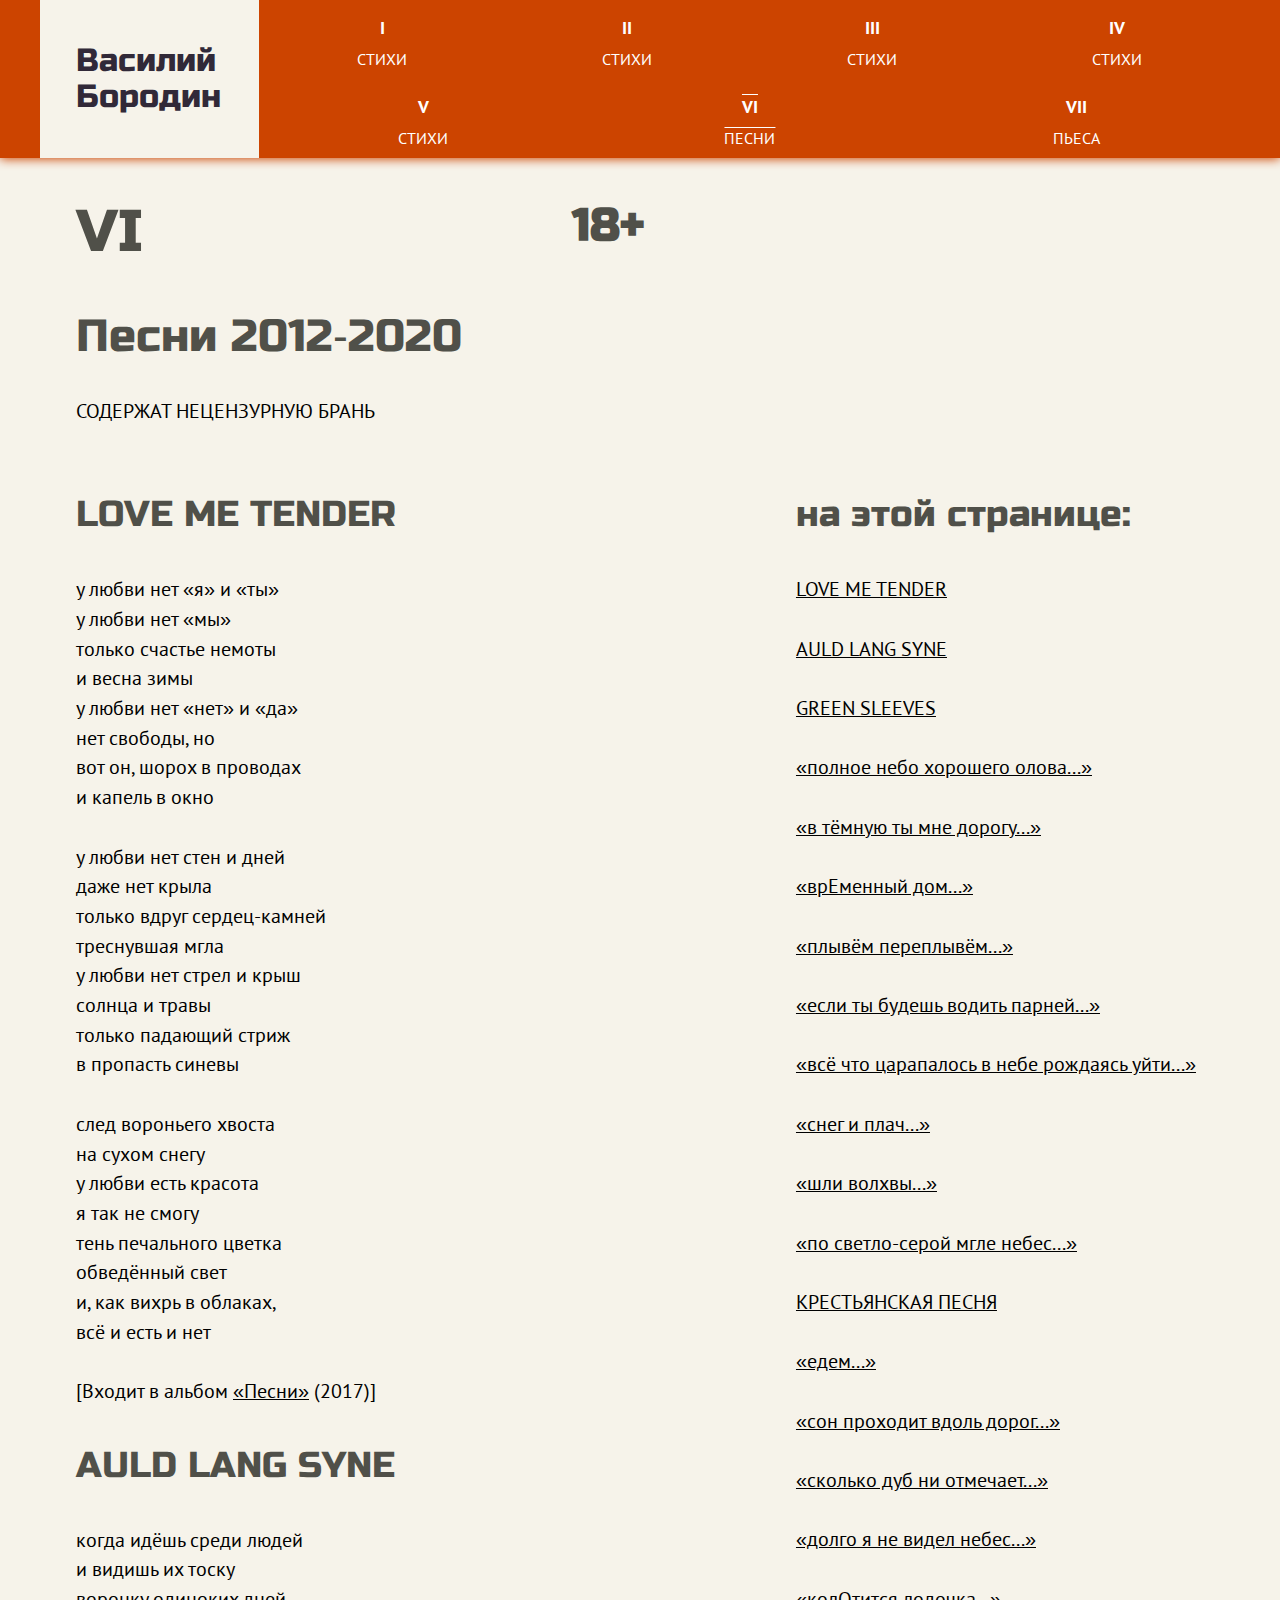
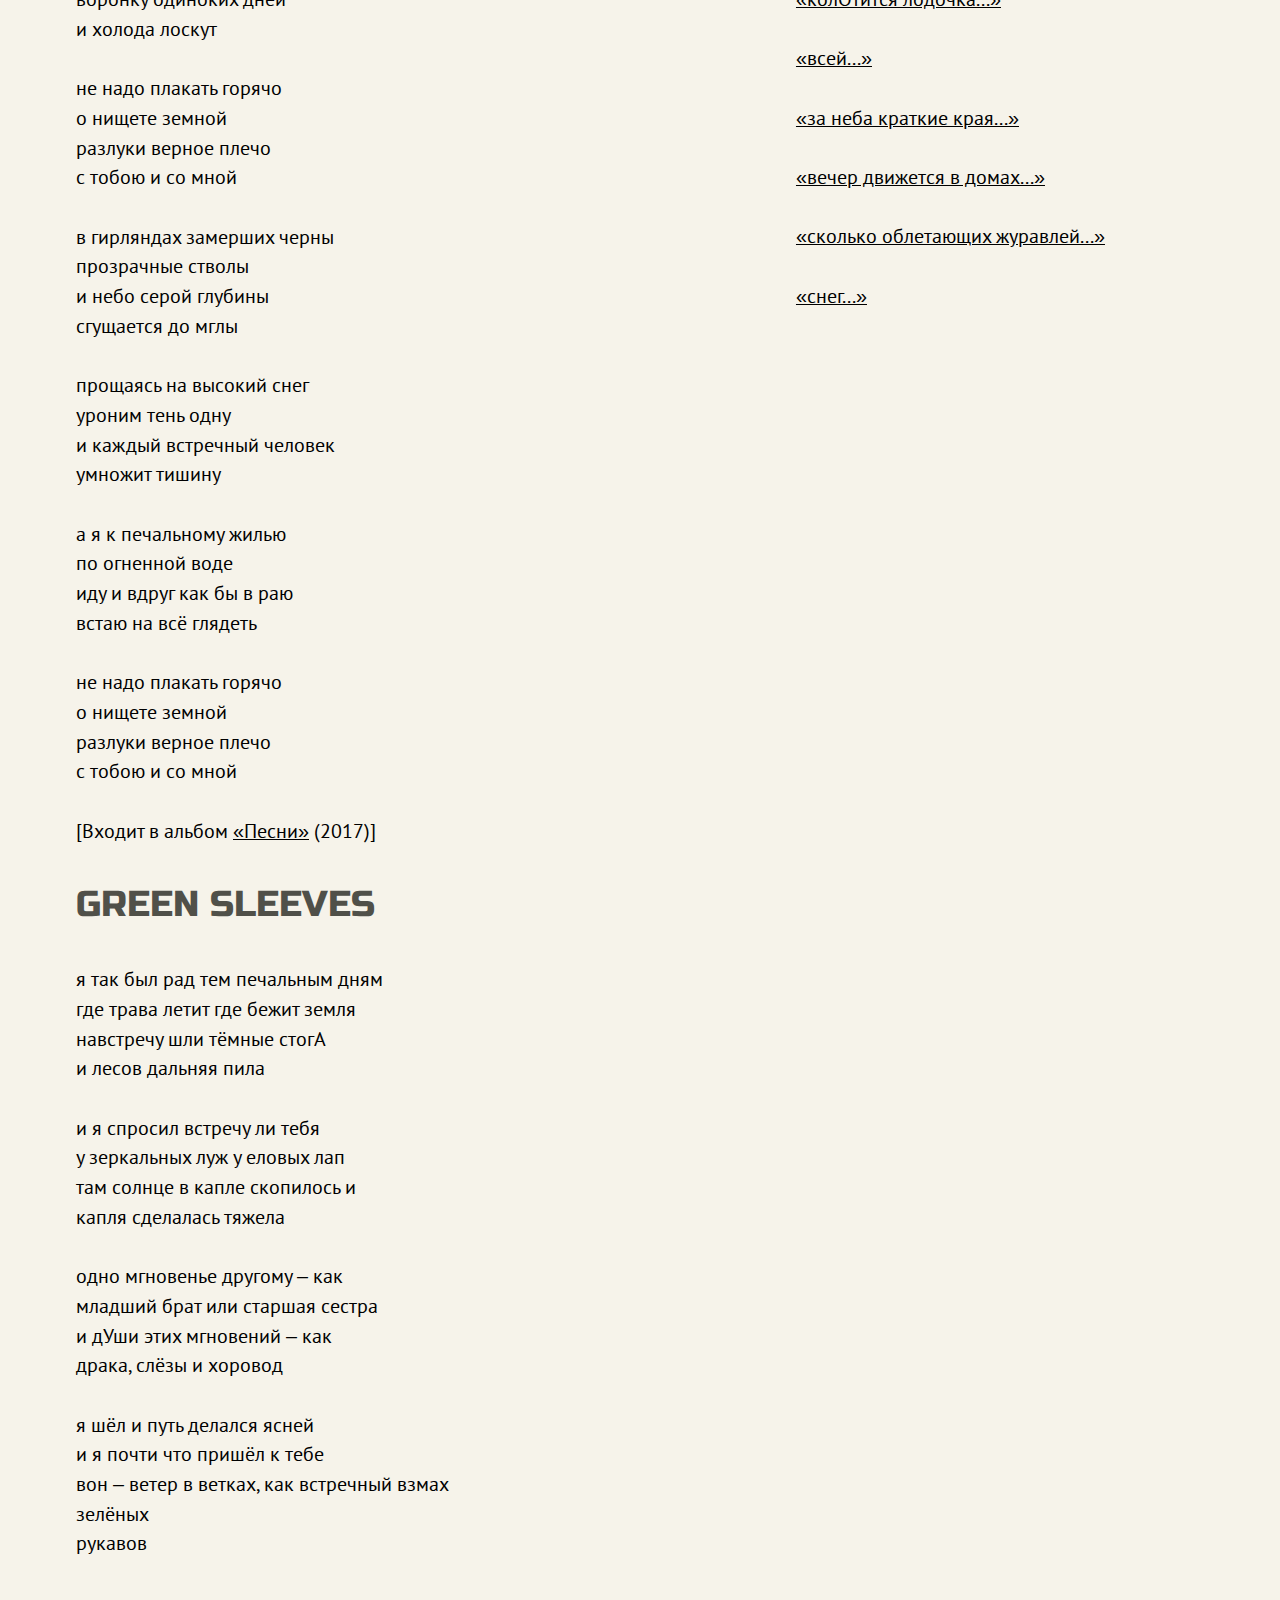
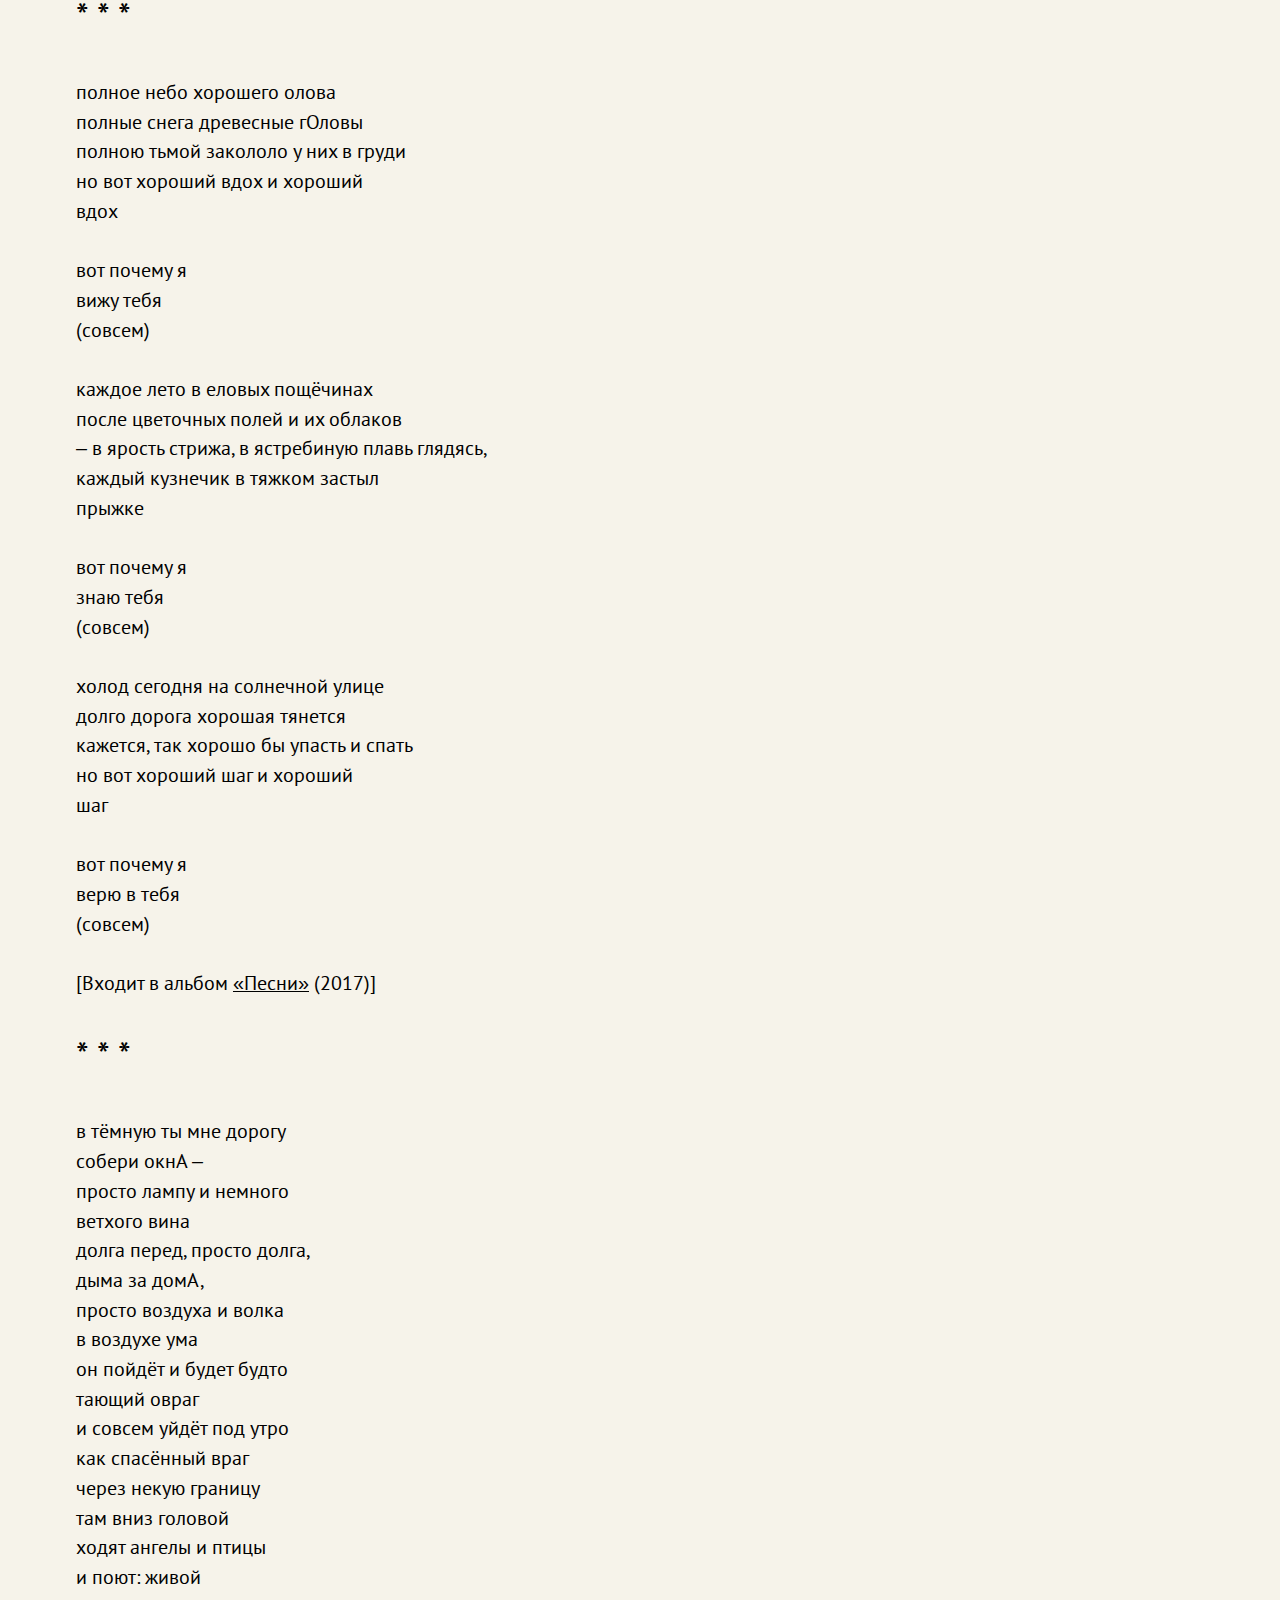
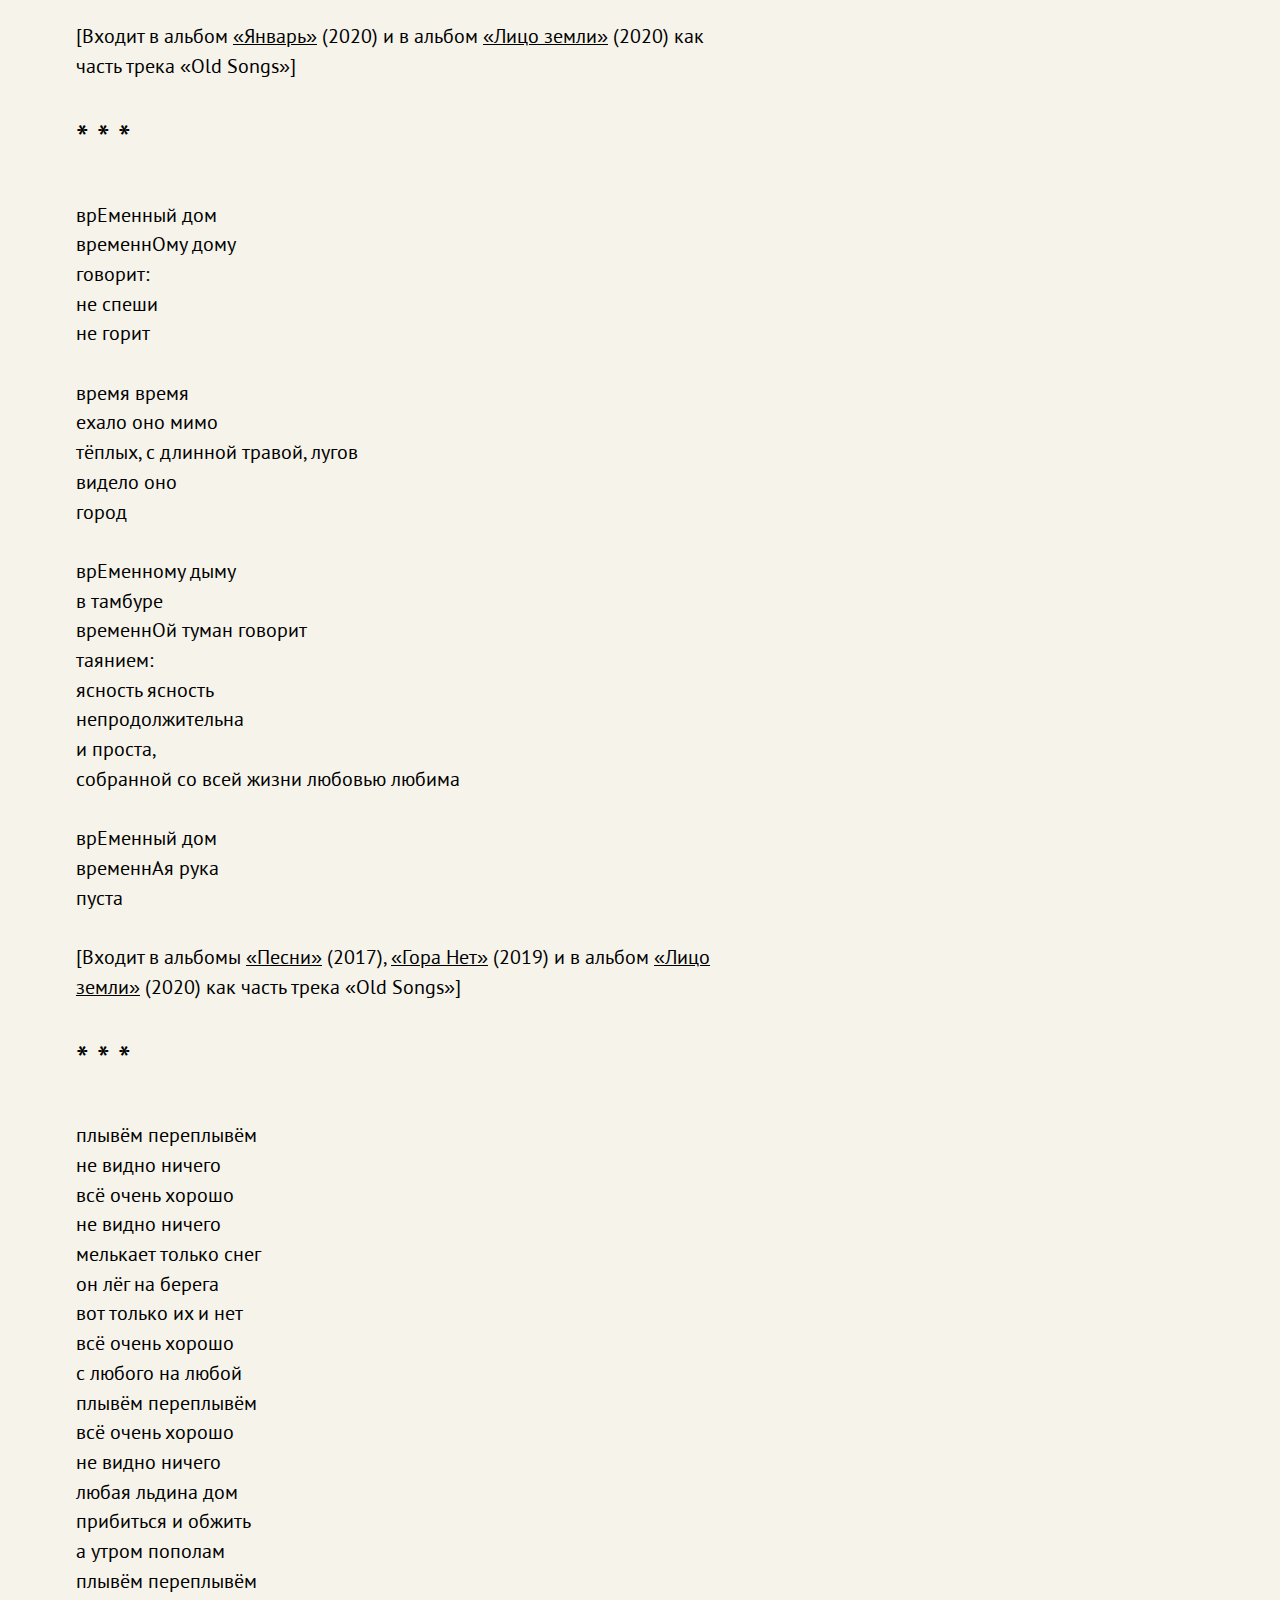
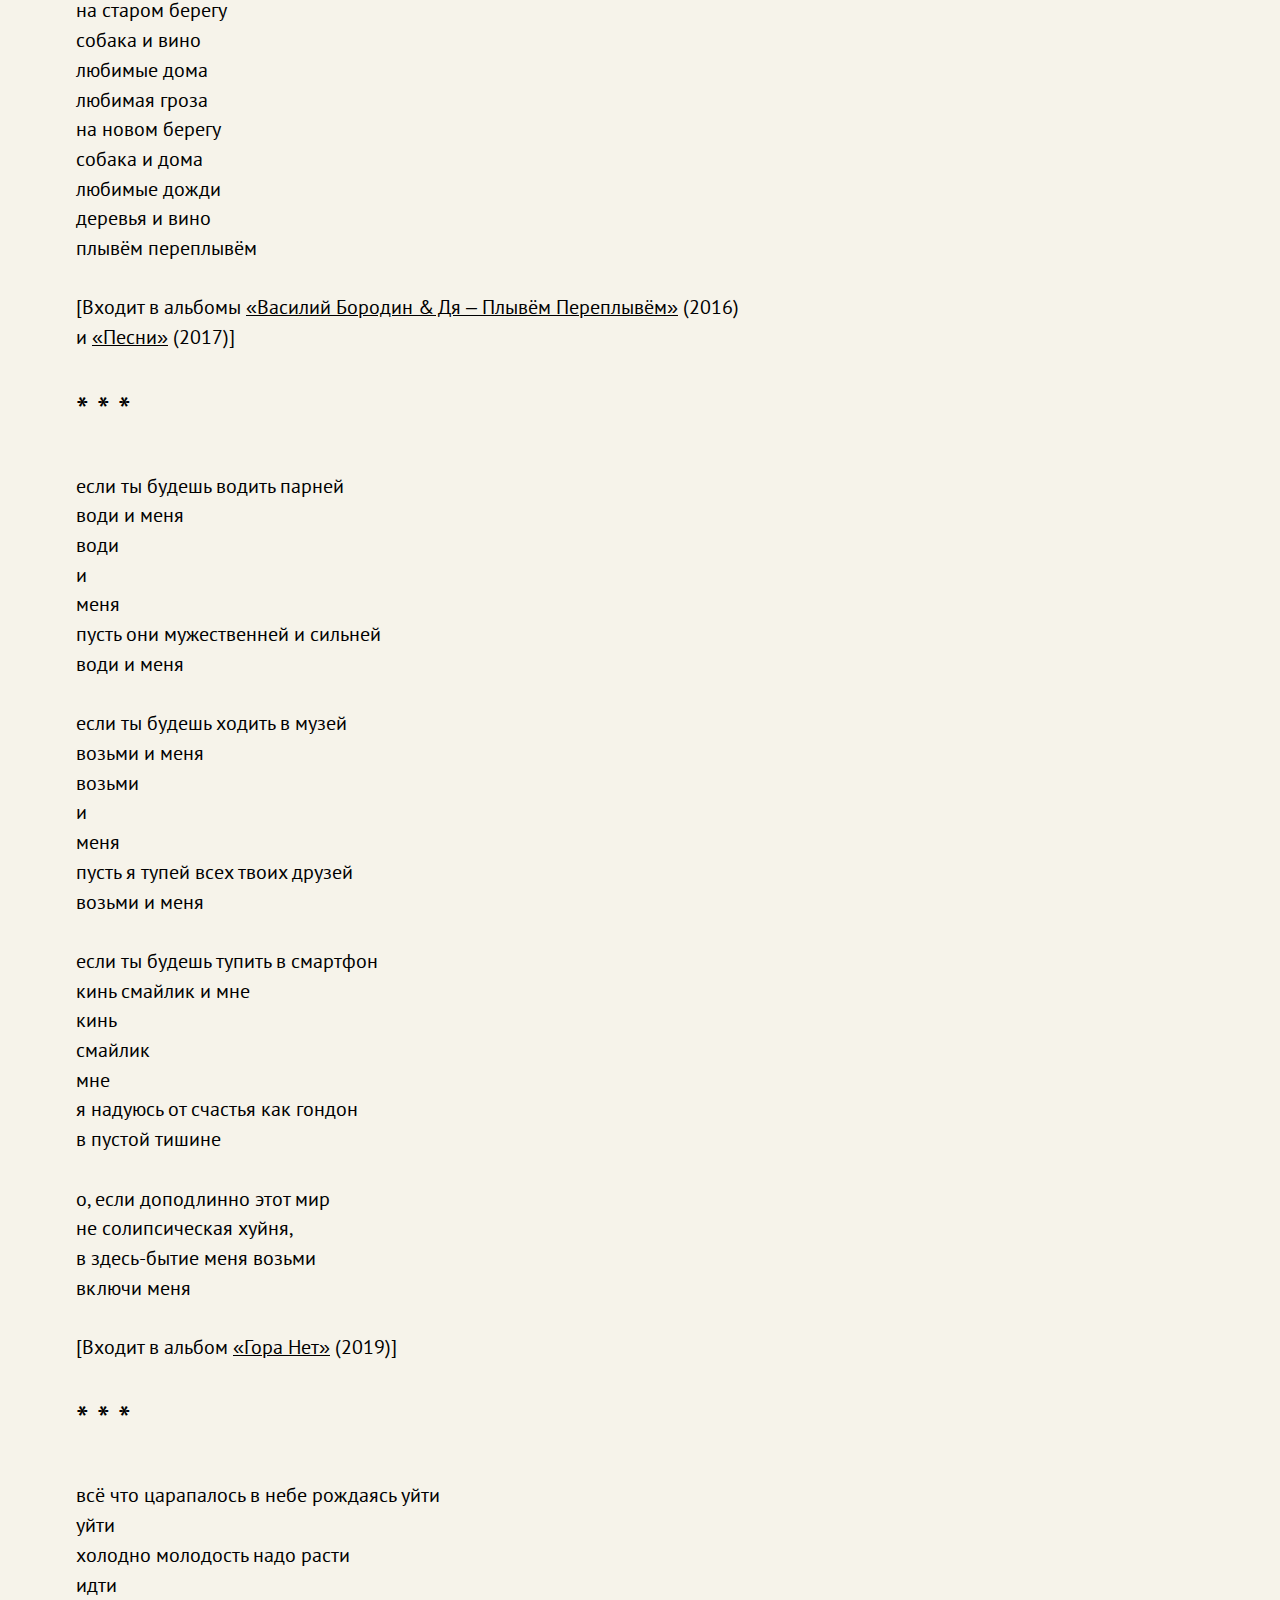
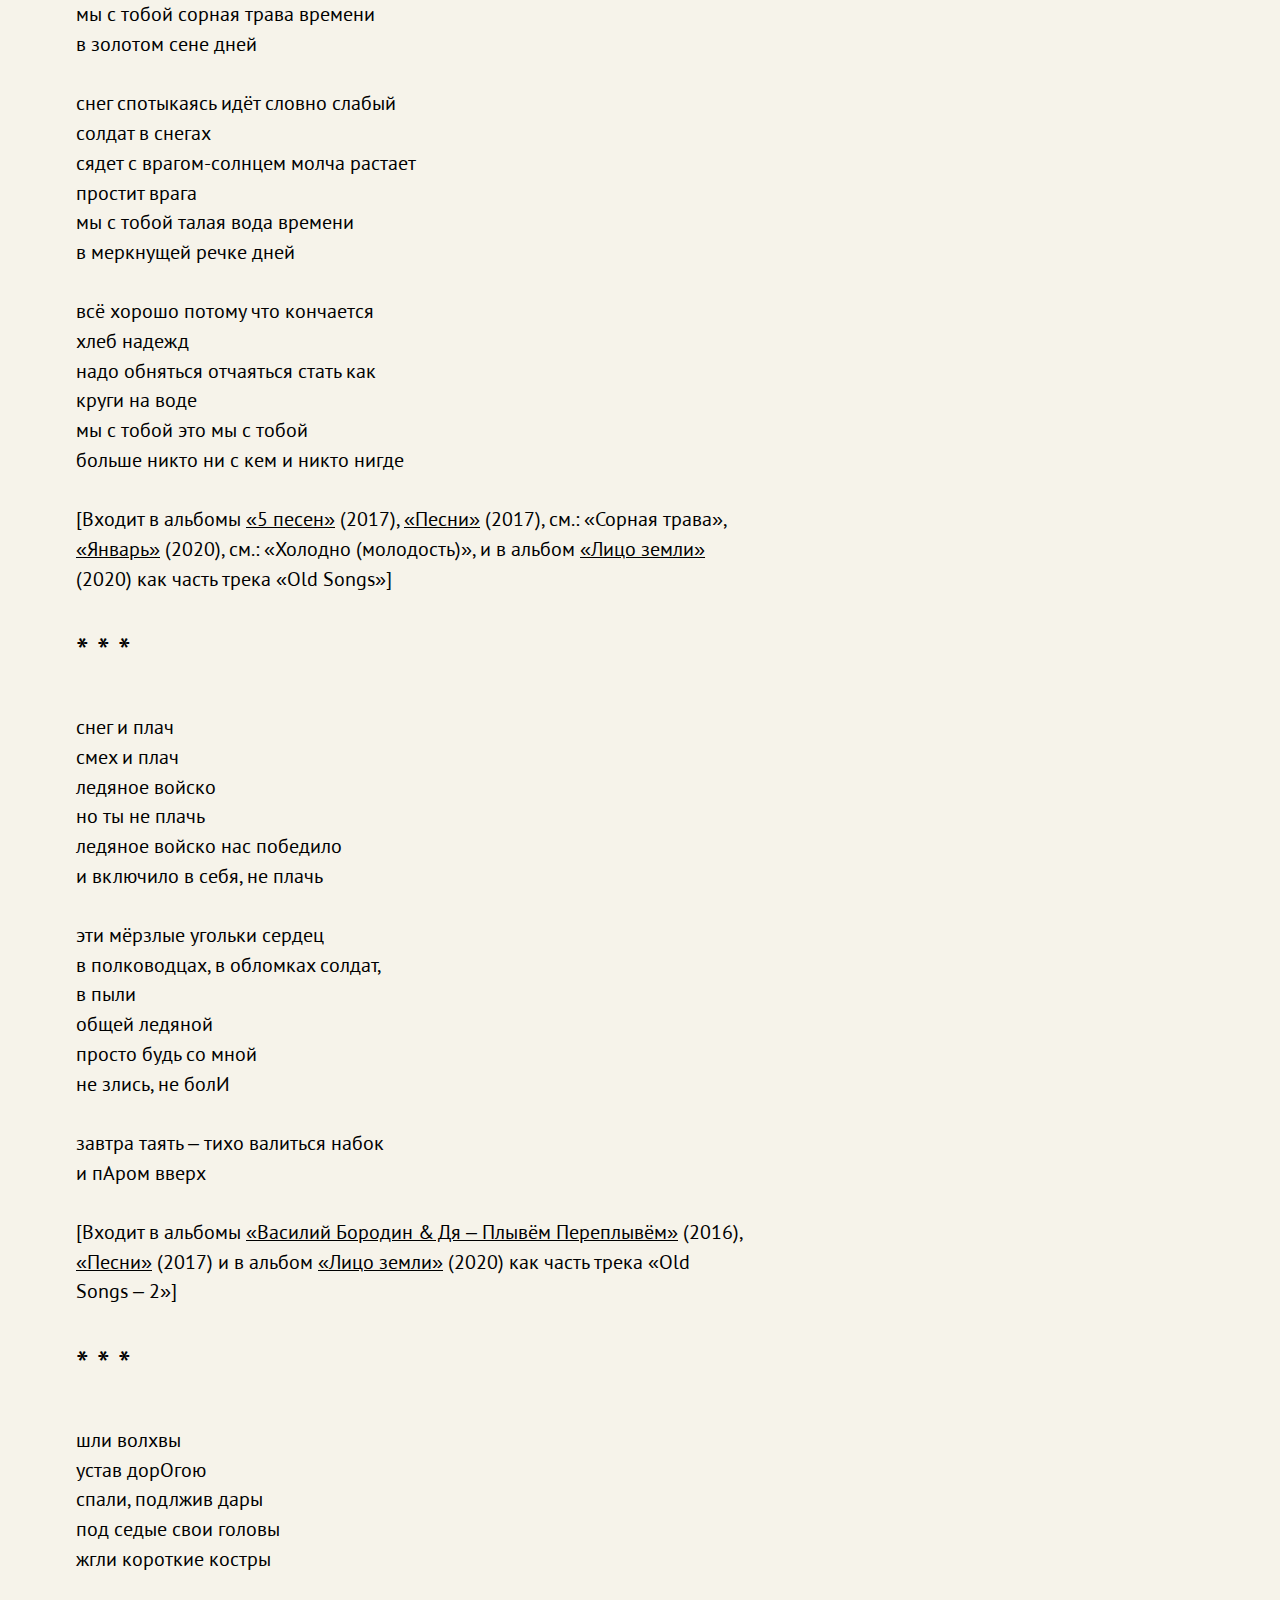
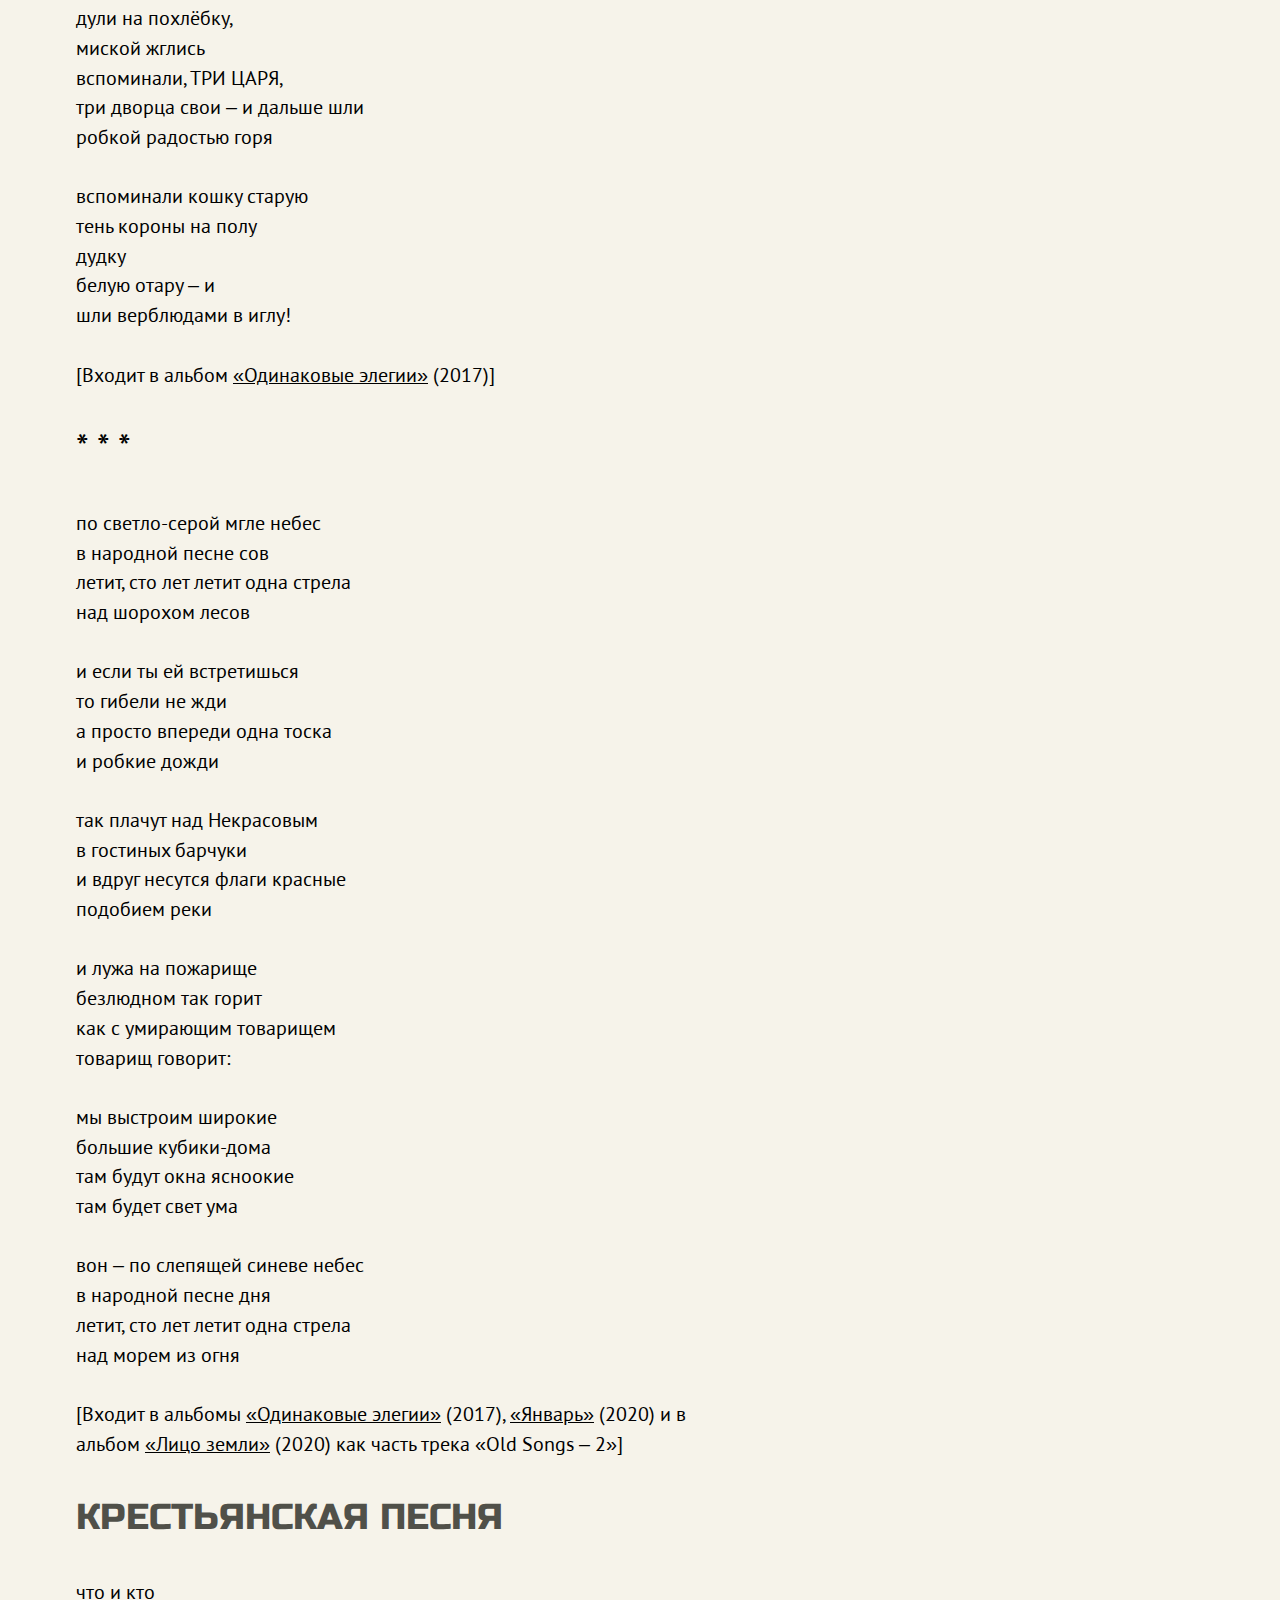
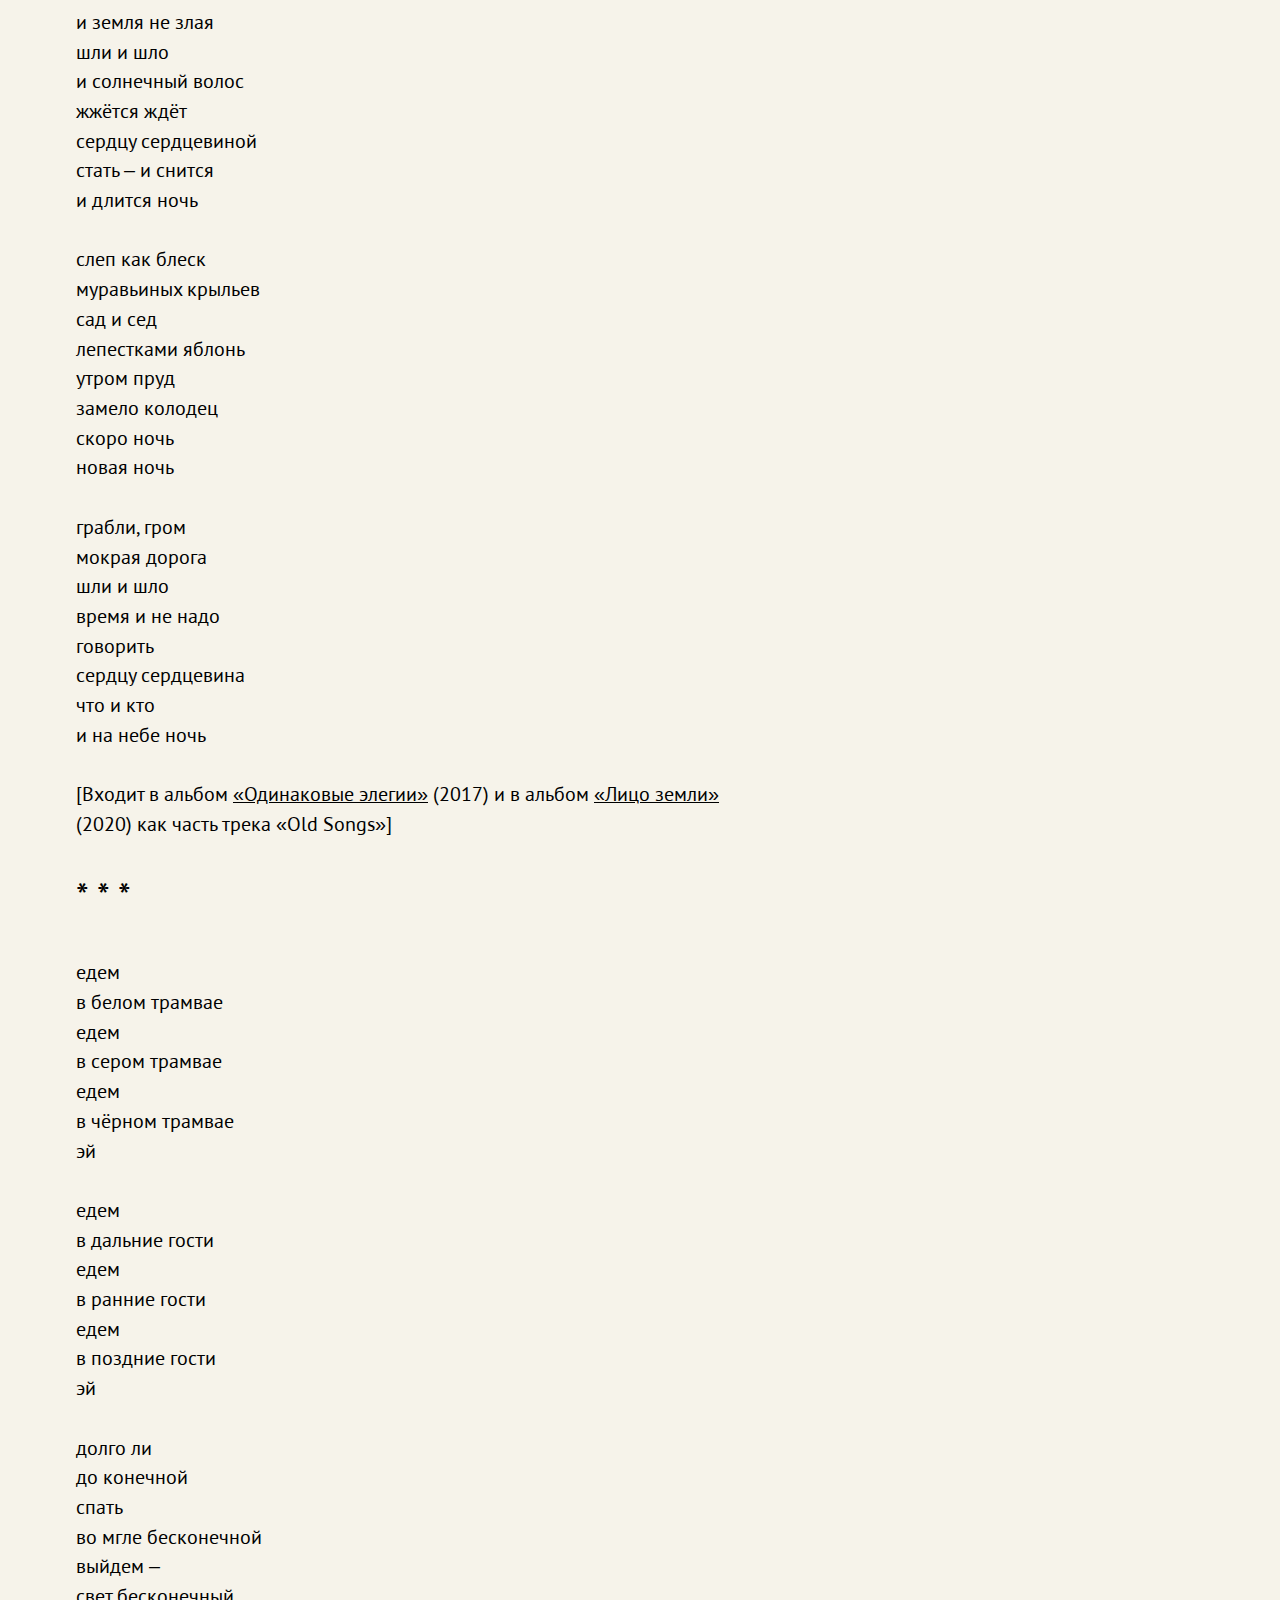
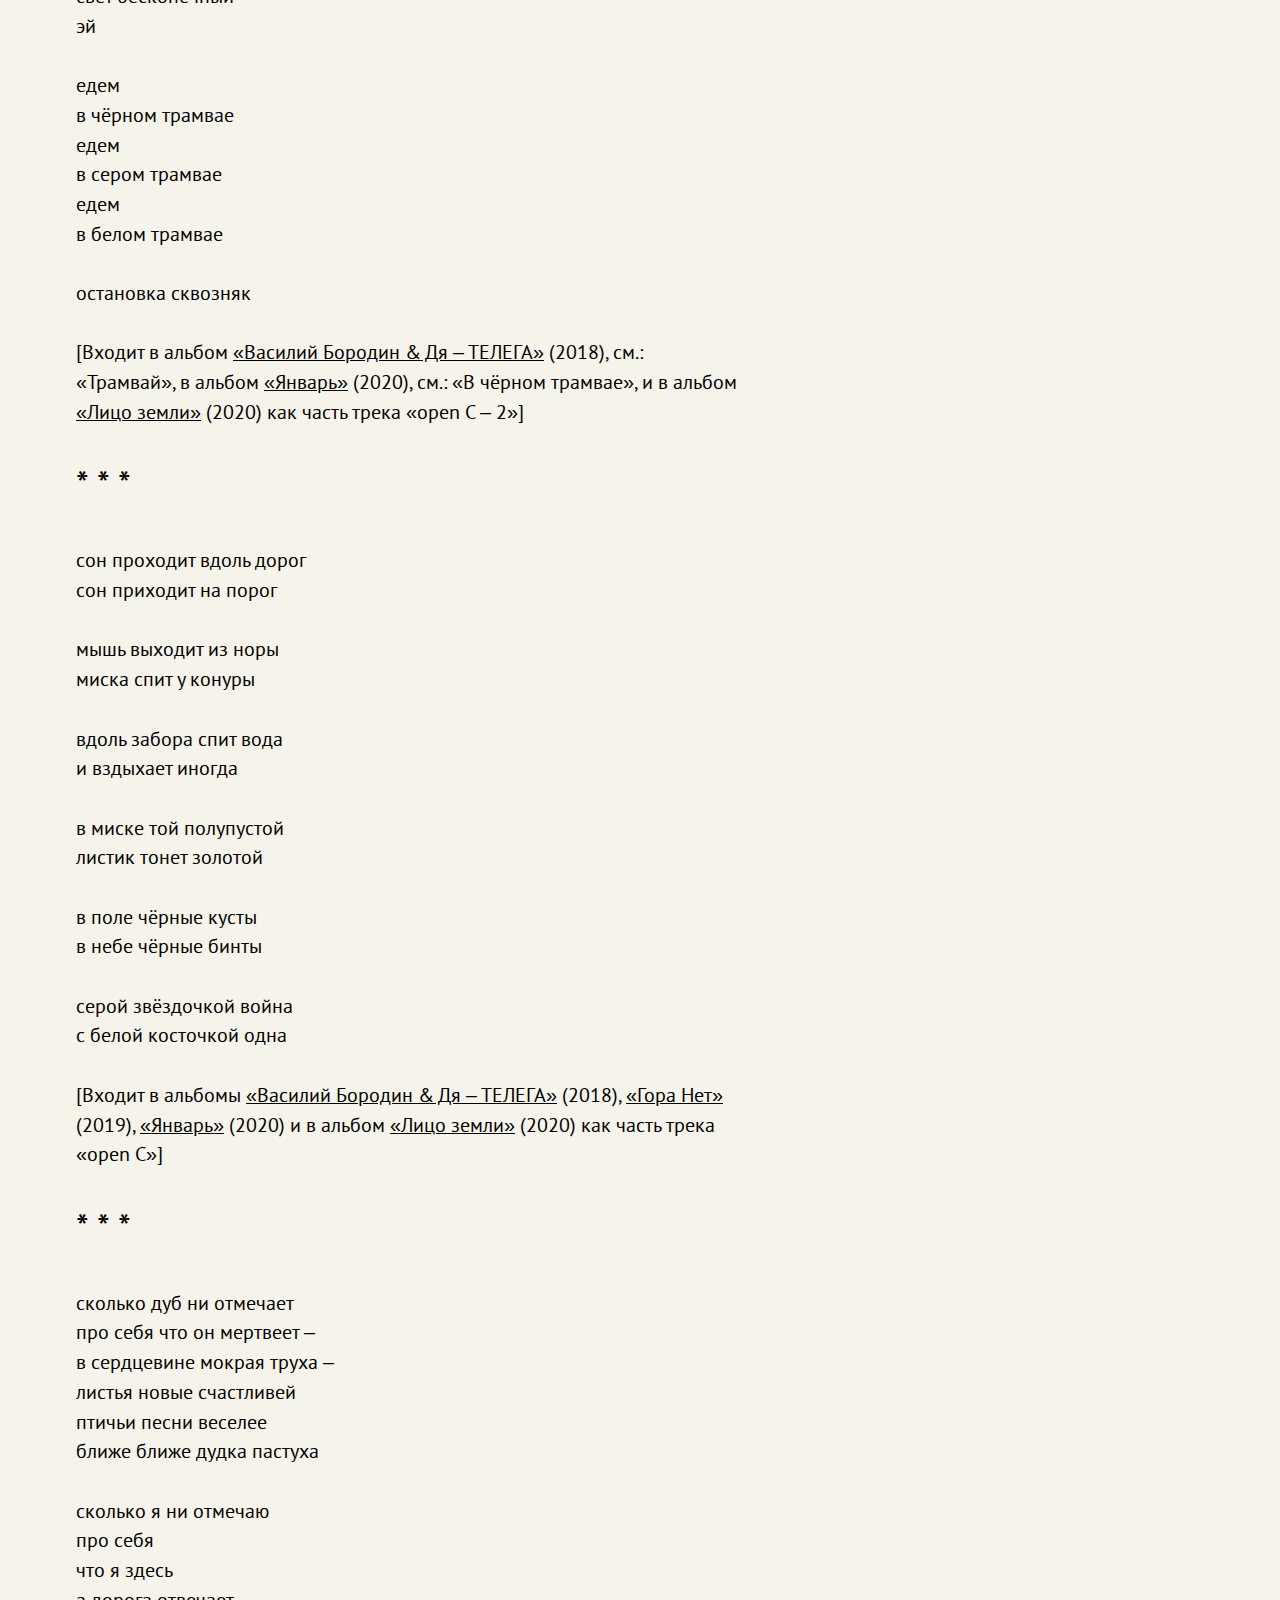
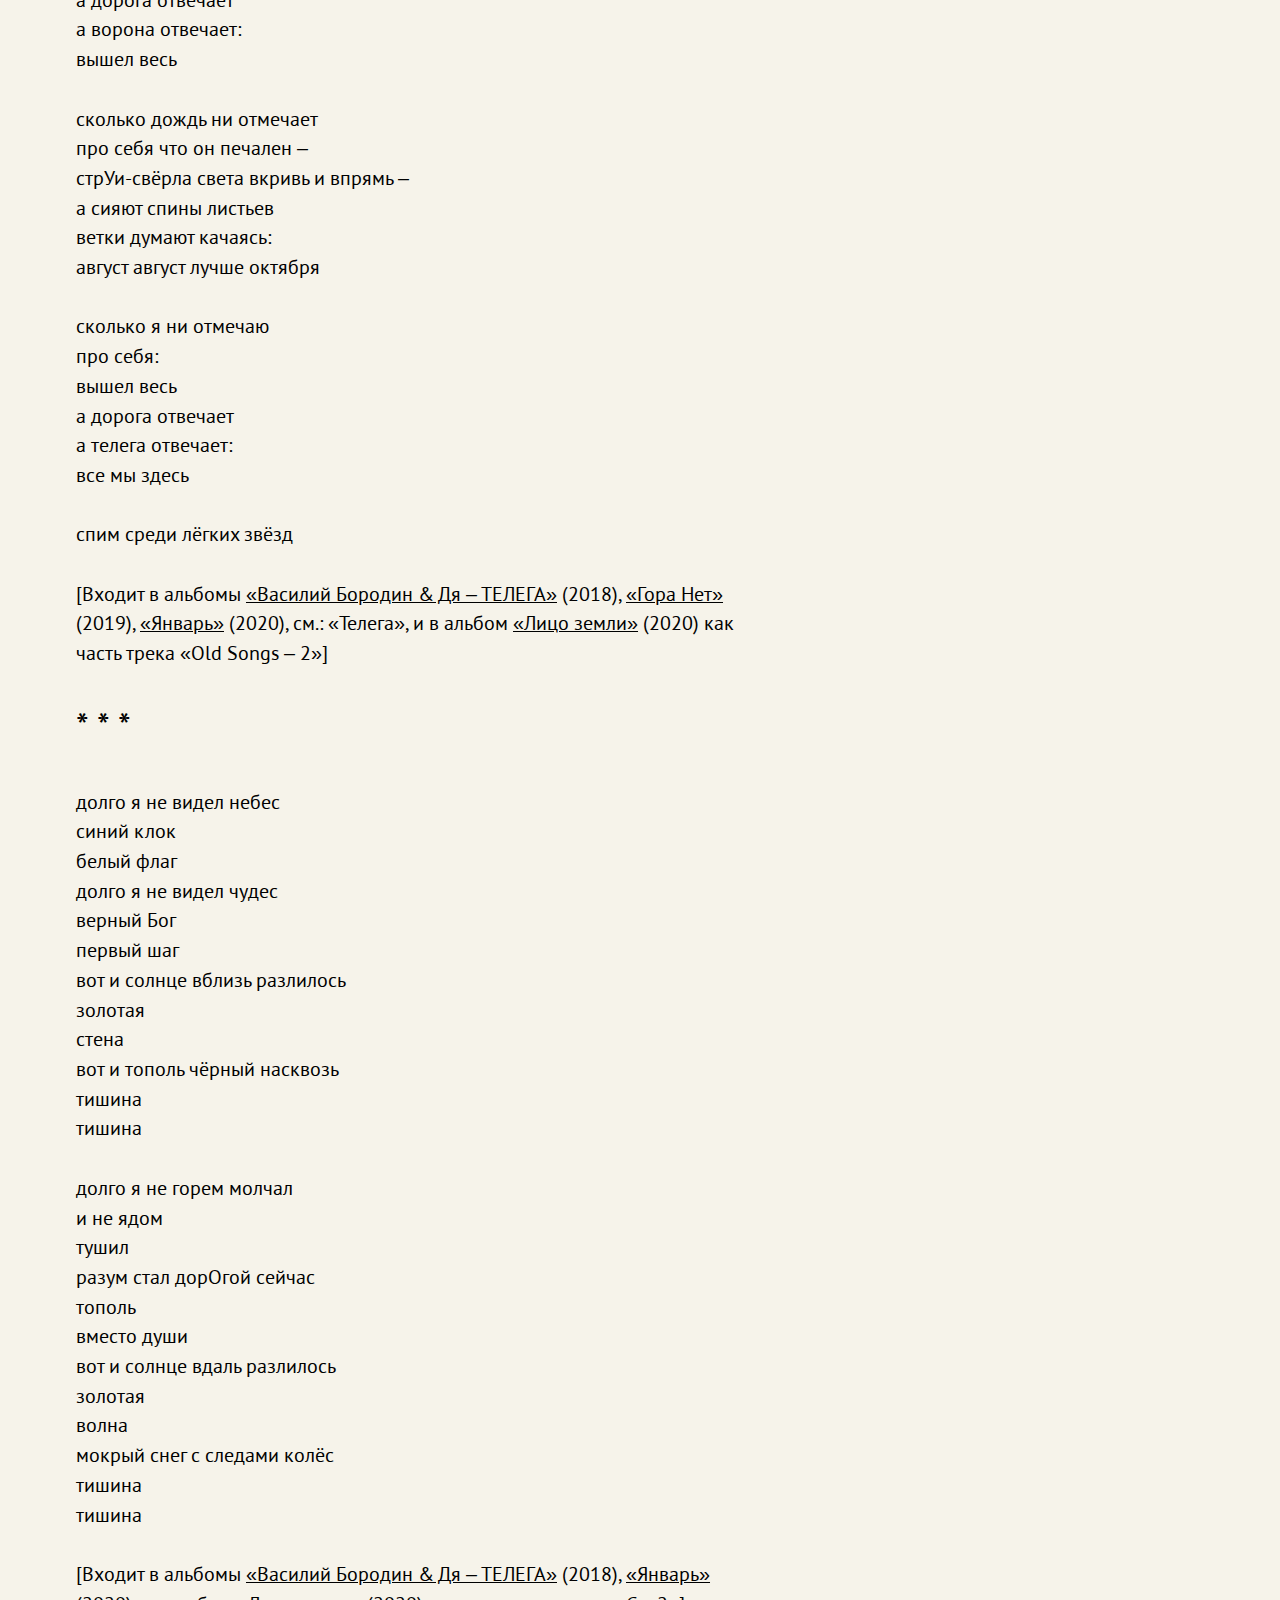
<file: lyrics.html>
<!DOCTYPE html><html lang="ru"><head><meta charset="utf-8"><meta name="viewport" content="width=device-width,initial-scale=1"><meta http-equiv="X-UA-Compatible" content="ie=edge"><title>Василий Бородин — Песни</title><meta name="description" content="Василий Бородин. Тексты песен."><link rel="preload" fetchpriority="high" href="fonts/russoone.woff2" as="font" type="font/woff2" crossorigin=""><link rel="preload" fetchpriority="high" href="fonts/ptsans.woff2" as="font" type="font/woff2" crossorigin=""><link rel="manifest" href="manifest.webmanifest"><link rel="icon" href="img/favicon-16.png" sizes="16x16" type="image/png"><link rel="icon" href="img/favicon-32.png" sizes="32x32" type="image/png"><link rel="icon" href="img/favicon-64.png" sizes="64x64" type="image/png"><link rel="apple-touch-icon" href="apple-touch-icon.png" sizes="180x180" type="image/png"><link rel="stylesheet" href="css/style.min.css"></head><body class="flex-page"><div style="display:none"><svg xmlns="http://www.w3.org/2000/svg" xmlns:xlink="http://www.w3.org/1999/xlink"><symbol id="icon-archive-play" viewBox="0 0 240 240"><path d="M62.8,199.5c-1,0.8-2.4,0.6-3.3-0.4c-0.4-0.5-0.6-1.1-0.5-1.8V42.6c-0.2-1.3,0.7-2.4,1.9-2.6c0.7-0.1,1.3,0.1,1.9,0.4l154.7,77.7c2.1,1.1,2.1,2.8,0,3.8L62.8,199.5z"></path></symbol><symbol id="icon-bandcamp" viewBox="0 0 24 24"><path d="M0 18.75l7.437-13.5H24l-7.438 13.5H0z"></path></symbol><symbol id="icon-camera" viewBox="0 0 32 32"><path d="M30 27l-6-5v5a2 2 0 0 1-2 2H2a2 2 0 0 1-2-2V10a2 2 0 0 1 2-2h7.698L6.74 4H1a1 1 0 1 1 0-2h6a1 1 0 0 1 1 1l4.072 5H22a2 2 0 0 1 2 2v5l6-6a2 2 0 0 1 2 2v14c0 1.104-.771 2-2 2zm-9-17h-6a1 1 0 1 0 0 2h6a1 1 0 1 0 0-2z"></path></symbol><symbol id="icon-facebook" viewBox="0 0 32 32"><path d="M19 6h5v-6h-5c-3.86 0-7 3.14-7 7v3h-4v6h4v16h6v-16h5l1-6h-6v-3c0-0.542 0.458-1 1-1z"></path></symbol><symbol id="icon-livejournal" viewBox="0 0 305 305"><path d="M160.662 19.47c-18.934 0-37.323 3.668-54.693 10.881L76.353.732a2.501 2.501 0 0 0-3.082-.359C44.436 18.201 19.773 42.865 1.947 71.699a2.499 2.499 0 0 0 .358 3.082l28.39 28.383c-8.491 18.637-12.808 38.5-12.808 59.074C17.887 240.957 81.936 305 160.662 305c78.721 0 142.765-64.043 142.765-142.762 0-78.723-64.044-142.768-142.765-142.768zm56.563 129.194l9.943 42.082 9.543 44.395-44.337-9.533-42.055-9.893L36.712 102.111c14.252-29.338 38.339-52.619 68.114-65.832l112.399 112.385z"></path><path d="M221.76 187.396l-7.522-33.023c-25.891 11.889-46.404 32.402-58.283 58.295l33.023 7.52c7.011-14.023 18.769-25.778 32.782-32.792z"></path></symbol><symbol id="icon-music" viewBox="0 0 24 24"><path d="M17.016 6h4.969v2.016h-3v9c0 1.641-1.359 3-3 3s-3-1.359-3-3 1.359-3 3-3c.328 0 .703.094 1.031.188V6.001zM3 15.984v-1.969h8.016v1.969H3zm12-6V12H3V9.984h12zM15 6v2.016H3V6h12z"></path></symbol><symbol id="icon-soundcloud" viewBox="0 0 32 32"><path d="M27.874 16.069c-0.565 0-1.105 0.11-1.596 0.308-0.328-3.574-3.447-6.377-7.25-6.377-0.931 0-1.834 0.176-2.635 0.474-0.311 0.116-0.393 0.235-0.393 0.466v12.585c0 0.243 0.195 0.445 0.441 0.469 0.011 0.001 11.36 0.007 11.434 0.007 2.278 0 4.125-1.776 4.125-3.965s-1.848-3.966-4.126-3.966zM12.5 24h1l0.5-7.007-0.5-6.993h-1l-0.5 6.993zM9.5 24h-1l-0.5-5.086 0.5-4.914h1l0.5 5zM4.5 24h1l0.5-4-0.5-4h-1l-0.5 4zM0.5 22h1l0.5-2-0.5-2h-1l-0.5 2z"></path></symbol><symbol id="icon-tumblr" viewBox="0 0 24 24"><path d="M14.563 24c-5.093 0-7.031-3.756-7.031-6.411V9.747H5.116V6.648c3.63-1.313 4.512-4.596 4.71-6.469C9.84.051 9.941 0 9.999 0h3.517v6.114h4.801v3.633h-4.82v7.47c.016 1.001.375 2.371 2.207 2.371h.09c.631-.02 1.486-.205 1.936-.419l1.156 3.425c-.436.636-2.4 1.374-4.156 1.404h-.178l.011.002z"></path></symbol><symbol id="icon-vkontakte" viewBox="0 0 24 24"><path d="M11.701 18.771h1.437s.433-.047.654-.284c.21-.221.21-.63.21-.63s-.031-1.927.869-2.21c.887-.281 2.012 1.86 3.211 2.683.916.629 1.605.494 1.605.494l3.211-.044s1.682-.105.887-1.426c-.061-.105-.451-.975-2.371-2.76-2.012-1.861-1.742-1.561.676-4.787 1.469-1.965 2.07-3.166 1.875-3.676-.166-.48-1.26-.361-1.26-.361l-3.602.031s-.27-.031-.465.09c-.195.119-.314.391-.314.391s-.572 1.529-1.336 2.82c-1.623 2.729-2.268 2.879-2.523 2.699-.604-.391-.449-1.58-.449-2.432 0-2.641.404-3.75-.781-4.035-.39-.091-.681-.15-1.685-.166-1.29-.014-2.378.01-2.995.311-.405.203-.72.652-.539.675.24.03.779.146 1.064.537.375.506.359 1.636.359 1.636s.211 3.116-.494 3.503c-.495.262-1.155-.28-2.595-2.756-.735-1.26-1.291-2.67-1.291-2.67s-.105-.256-.299-.406c-.227-.165-.557-.225-.557-.225l-3.435.03s-.51.016-.689.24c-.166.195-.016.615-.016.615s2.686 6.287 5.732 9.453c2.79 2.902 5.956 2.715 5.956 2.715l-.05-.055z"></path></symbol><symbol id="icon-youtube-button" viewBox="0 0 68 48"><path d="M66.52,7.74c-0.78-2.93-2.49-5.41-5.42-6.19C55.79,.13,34,0,34,0S12.21,.13,6.9,1.55 C3.97,2.33,2.27,4.81,1.48,7.74C0.06,13.05,0,24,0,24s0.06,10.95,1.48,16.26c0.78,2.93,2.49,5.41,5.42,6.19 C12.21,47.87,34,48,34,48s21.79-0.13,27.1-1.55c2.93-0.78,4.64-3.26,5.42-6.19C67.94,34.95,68,24,68,24S67.94,13.05,66.52,7.74z"></path><path fill="#ffffff" fill-opacity="1" d="M 45,24 27,14 27,34"></path></symbol></svg></div><header class="page-header"><nav class="main-nav main-nav--nojs" aria-label="Основная навигация"><a class="main-nav__logo logo logo--main-nav" href="index.html"><span class="logo__inner">Ва&#173;си&#173;лий<br>Бо&#173;ро&#173;дин</span> <span class="visually-hidden">: на главную страницу</span> </a><button class="main-nav__toggle" type="button"><span class="visually-hidden">Меню</span> <span class="main-nav__icon-bar"></span></button><ul class="main-nav__list site-list" role="list"><li class="site-list__item"><a class="site-list__link" href="poems-part-1.html" aria-label="Страница первая. Стихи: часть первая">I <span class="site-list__description">Стихи<span class="visually-hidden">: часть первая</span></span></a></li><li class="site-list__item"><a class="site-list__link" href="poems-part-2.html" aria-label="Страница вторая. Стихи: часть вторая">II <span class="site-list__description">Стихи<span class="visually-hidden">: часть вторая</span></span></a></li><li class="site-list__item"><a class="site-list__link" href="poems-part-3.html" aria-label="Страница третья. Стихи: часть третья">III <span class="site-list__description">Стихи<span class="visually-hidden">: часть третья</span></span></a></li><li class="site-list__item"><a class="site-list__link" href="poems-part-4.html" aria-label="Страница четвертая. Стихи: часть четвертая">IV <span class="site-list__description">Стихи<span class="visually-hidden">: часть четвертая</span></span></a></li><li class="site-list__item"><a class="site-list__link" href="poems-part-5.html" aria-label="Страница пятая. Стихи: часть пятая">V <span class="site-list__description">Стихи<span class="visually-hidden">: часть пятая</span></span></a></li><li class="site-list__item site-list__item--current"><a class="site-list__link"><span aria-hidden="true">VI </span><span class="visually-hidden">(Страница шестая). </span><span class="site-list__description">Песни</span></a></li><li class="site-list__item"><a class="site-list__link" href="libretto.html" aria-label="Страница седьмая. Пьеса «Машенька»">VII <span class="site-list__description">Пьеса</span></a></li></ul></nav></header><main class="page-main"><h1 class="page-title page-title--inner-page page-title--eighteen-plus"><span class="page-title__number page-title__number--eighteen-plus"><span aria-hidden="true">VI </span><span class="visually-hidden">(Страница шестая). </span></span><strong class="page-title__eighteen-plus">18+</strong> <span class="page-title__text page-title__text--eighteen-plus">Песни 2012‑2020</span></h1><strong class="page-main__warning">Содержат нецензурную брань</strong><div class="texts"><ul class="texts__list" role="list"><li class="texts__item"><h2 class="texts__title" id="lyrics-1" lang="en">LOVE ME TENDER</h2><p class="lines">у любви нет «я» и «ты»<br>у любви нет «мы»<br>только счастье немоты<br>и весна зимы<br>у любви нет «нет» и «да»<br>нет свободы, но<br>вот он, шорох в проводах<br>и капель в окно</p><p class="lines">у любви нет стен и дней<br>даже нет крыла<br>только вдруг сердец-камней<br>треснувшая мгла<br>у любви нет стрел и крыш<br>солнца и травы<br>только падающий стриж<br>в пропасть синевы</p><p class="lines">след вороньего хвоста<br>на сухом снегу<br>у любви есть красота<br>я так не смогу<br>тень печального цветка<br>обведённый свет<br>и, как вихрь в облаках,<br>всё и есть и нет</p><p class="texts__info">[Входит в альбом <a class="texts__link" href="albums.html#songs">«Песни»</a> (2017)]</p></li><li class="texts__item"><h2 class="texts__title" id="lyrics-2" lang="en">AULD LANG SYNE</h2><p class="lines">когда идёшь среди людей<br>и видишь их тоску<br>воронку одиноких дней<br>и холода лоскут</p><p class="lines">не надо плакать горячо<br>о нищете земной<br>разлуки верное плечо<br>с тобою и со мной</p><p class="lines">в гирляндах замерших черны<br>прозрачные стволы<br>и небо серой глубины<br>сгущается до мглы</p><p class="lines">прощаясь на высокий снег<br>уроним тень одну<br>и каждый встречный человек<br>умножит тишину</p><p class="lines">а я к печальному жилью<br>по огненной воде<br>иду и вдруг как бы в раю<br>встаю на всё глядеть</p><p class="lines">не надо плакать горячо<br>о нищете земной<br>разлуки верное плечо<br>с тобою и со мной</p><p class="texts__info">[Входит в альбом <a class="texts__link" href="albums.html#songs">«Песни»</a> (2017)]</p></li><li class="texts__item"><h2 class="texts__title" id="lyrics-3" lang="en">GREEN SLEEVES</h2><p class="lines">я так был рад тем печальным дням<br>где трава летит где бежит земля<br>навстречу шли тёмные стогА<br>и лесов дальняя пила</p><p class="lines">и я спросил встречу ли тебя<br>у зеркальных луж у еловых лап<br>там солнце в капле скопилось и<br>капля сделалась тяжела</p><p class="lines">одно мгновенье другому – как<br>младший брат или старшая сестра<br>и дУши этих мгновений – как<br>драка, слёзы и хоровод</p><p class="lines">я шёл и путь делался ясней<br>и я почти что пришёл к тебе<br>вон – ветер в ветках, как встречный взмах<br>зелёных<br>рукавов</p></li><li class="texts__item"><h2 class="asterisks" id="lyrics-4">* * * <span class="visually-hidden">(«полное небо хорошего олова...»)</span></h2><p class="lines">полное небо хорошего олова<br>полные снега древесные гОловы<br>полною тьмой закололо у них в груди<br>но вот хороший вдох и хороший<br>вдох</p><p class="lines">вот почему я<br>вижу тебя<br>(совсем)</p><p class="lines">каждое лето в еловых пощёчинах<br>после цветочных полей и их облаков<br>– в ярость стрижа, в ястребиную плавь глядясь,<br>каждый кузнечик в тяжком застыл<br>прыжке</p><p class="lines">вот почему я<br>знаю тебя<br>(совсем)</p><p class="lines">холод сегодня на солнечной улице<br>долго дорога хорошая тянется<br>кажется, так хорошо бы упасть и спать<br>но вот хороший шаг и хороший<br>шаг</p><p class="lines">вот почему я<br>верю в тебя<br>(совсем)</p><p class="texts__info">[Входит в альбом <a class="texts__link" href="albums.html#songs">«Песни»</a> (2017)]</p></li><li class="texts__item"><h2 class="asterisks" id="lyrics-5">* * * <span class="visually-hidden">(«в тёмную ты мне дорогу...»)</span></h2><p class="lines">в тёмную ты мне дорогу<br>собери окнА –<br>просто лампу и немного<br>ветхого вина<br>долга перед, просто долга,<br>дыма за домА,<br>просто воздуха и волка<br>в воздухе ума<br>он пойдёт и будет будто<br>тающий овраг<br>и совсем уйдёт под утро<br>как спасённый враг<br>через некую границу<br>там вниз головой<br>ходят ангелы и птицы<br>и поют: живой</p><p class="texts__info">[Входит в альбом <a class="texts__link" href="albums.html#january">«Январь»</a> (2020) и в альбом <a class="texts__link" href="albums.html#face">«Лицо земли»</a> (2020) как часть трека «<span lang="en">Old Songs</span>»]</p></li><li class="texts__item"><h2 class="asterisks" id="lyrics-6">* * * <span class="visually-hidden">(«врЕменный дом...»)</span></h2><p class="lines">врЕменный дом<br>временнОму дому<br>говорит:<br>не спеши<br>не горит</p><p class="lines">время время<br>ехало оно мимо<br>тёплых, с длинной травой, лугов<br>видело оно<br>город</p><p class="lines">врЕменному дыму<br>в тамбуре<br>временнОй туман говорит<br>таянием:<br>ясность ясность<br>непродолжительна<br>и проста,<br>собранной со всей жизни любовью любима</p><p class="lines">врЕменный дом<br>временнАя рука<br>пуста</p><p class="texts__info">[Входит в альбомы <a class="texts__link" href="albums.html#songs">«Песни»</a> (2017), <a class="texts__link" href="albums.html#mountain-no">«Гора Нет»</a> (2019) и в альбом <a class="texts__link" href="albums.html#face">«Лицо земли»</a> (2020) как часть трека «<span lang="en">Old Songs</span>»]</p></li><li class="texts__item"><h2 class="asterisks" id="lyrics-7">* * * <span class="visually-hidden">(«плывём переплывём...»)</span></h2><p class="lines">плывём переплывём<br>не видно ничего<br>всё очень хорошо<br>не видно ничего<br>мелькает только снег<br>он лёг на берега<br>вот только их и нет<br>всё очень хорошо<br>с любого на любой<br>плывём переплывём<br>всё очень хорошо<br>не видно ничего<br>любая льдина дом<br>прибиться и обжить<br>а утром пополам<br>плывём переплывём<br>на старом берегу<br>собака и вино<br>любимые дома<br>любимая гроза<br>на новом берегу<br>собака и дома<br>любимые дожди<br>деревья и вино<br>плывём переплывём</p><p class="texts__info">[Входит в альбомы <a class="texts__link" href="albums.html#sailing">«Василий Бородин & Дя – Плывём Переплывём»</a> (2016) и <a class="texts__link" href="albums.html#songs">«Песни»</a> (2017)]</p></li><li class="texts__item"><h2 class="asterisks" id="lyrics-8">* * * <span class="visually-hidden">(«если ты будешь водить парней...»)</span></h2><p class="lines">если ты будешь водить парней<br>води и меня<br>води<br>и<br>меня<br>пусть они мужественней и сильней<br>води и меня</p><p class="lines">если ты будешь ходить в музей<br>возьми и меня<br>возьми<br>и<br>меня<br>пусть я тупей всех твоих друзей<br>возьми и меня</p><p class="lines">если ты будешь тупить в смартфон<br>кинь смайлик и мне<br>кинь<br>смайлик<br>мне<br>я надуюсь от счастья как гондон<br>в пустой тишине</p><p class="lines">о, если доподлинно этот мир<br>не солипсическая хуйня,<br>в здесь-бытие меня возьми<br>включи меня</p><p class="texts__info">[Входит в альбом <a class="texts__link" href="albums.html#mountain-no">«Гора Нет»</a> (2019)]</p></li><li class="texts__item"><h2 class="asterisks" id="lyrics-9">* * * <span class="visually-hidden">(«всё что царапалось в небе рождаясь уйти...»)</span></h2><p class="lines">всё что царапалось в небе рождаясь уйти<br>уйти<br>холодно молодость надо расти<br>идти<br>мы с тобой сорная трава времени<br>в золотом сене дней</p><p class="lines">снег спотыкаясь идёт словно слабый<br>солдат в снегах<br>сядет с врагом-солнцем молча растает<br>простит врага<br>мы с тобой талая вода времени<br>в меркнущей речке дней</p><p class="lines">всё хорошо потому что кончается<br>хлеб надежд<br>надо обняться отчаяться стать как<br>круги на воде<br>мы с тобой это мы с тобой<br>больше никто ни с кем и никто нигде</p><p class="texts__info">[Входит в альбомы <a class="texts__link" href="albums.html#five">«5 песен»</a> (2017), <a class="texts__link" href="albums.html#songs">«Песни»</a> (2017), см.: «Сорная трава», <a class="texts__link" href="albums.html#january">«Январь»</a> (2020), см.: «Холодно (молодость)», и в альбом <a class="texts__link" href="albums.html#face">«Лицо земли»</a> (2020) как часть трека «<span lang="en">Old Songs</span>»]</p></li><li class="texts__item"><h2 class="asterisks" id="lyrics-10">* * * <span class="visually-hidden">(«снег и плач...»)</span></h2><p class="lines">снег и плач<br>смех и плач<br>ледяное войско<br>но ты не плачь<br>ледяное войско нас победило<br>и включило в себя, не плачь</p><p class="lines">эти мёрзлые угольки сердец<br>в полководцах, в обломках солдат,<br>в пыли<br>общей ледяной<br>просто будь со мной<br>не злись, не болИ</p><p class="lines">завтра таять – тихо валиться набок<br>и пАром вверх</p><p class="texts__info">[Входит в альбомы <a class="texts__link" href="albums.html#sailing">«Василий Бородин & Дя – Плывём Переплывём»</a> (2016), <a class="texts__link" href="albums.html#songs">«Песни»</a> (2017) и в альбом <a class="texts__link" href="albums.html#face">«Лицо земли»</a> (2020) как часть трека «<span lang="en">Old Songs – 2</span>»]</p></li><li class="texts__item"><h2 class="asterisks" id="lyrics-11">* * * <span class="visually-hidden">(«шли волхвы...»)</span></h2><p class="lines">шли волхвы<br>устав дорОгою<br>спали, подлжив дары<br>под седые свои головы<br>жгли короткие костры</p><p class="lines">дули на похлёбку,<br>миской жглись<br>вспоминали, ТРИ ЦАРЯ,<br>три дворца свои – и дальше шли<br>робкой радостью горя</p><p class="lines">вспоминали кошку старую<br>тень короны на полу<br>дудку<br>белую отару – и<br>шли верблюдами в иглу!</p><p class="texts__info">[Входит в альбом <a class="texts__link" href="albums.html#elegies">«Одинаковые элегии»</a> (2017)]</p></li><li class="texts__item"><h2 class="asterisks" id="lyrics-12">* * * <span class="visually-hidden">(«по светло-серой мгле небес...»)</span></h2><p class="lines">по светло-серой мгле небес<br>в народной песне сов<br>летит, сто лет летит одна стрела<br>над шорохом лесов</p><p class="lines">и если ты ей встретишься<br>то гибели не жди<br>а просто впереди одна тоска<br>и робкие дожди</p><p class="lines">так плачут над Некрасовым<br>в гостиных барчуки<br>и вдруг несутся флаги красные<br>подобием реки</p><p class="lines">и лужа на пожарище<br>безлюдном так горит<br>как с умирающим товарищем<br>товарищ говорит:</p><p class="lines">мы выстроим широкие<br>большие кубики-дома<br>там будут окна ясноокие<br>там будет свет ума</p><p class="lines">вон – по слепящей синеве небес<br>в народной песне дня<br>летит, сто лет летит одна стрела<br>над морем из огня</p><p class="texts__info">[Входит в альбомы <a class="texts__link" href="albums.html#elegies">«Одинаковые элегии»</a> (2017), <a class="texts__link" href="albums.html#january">«Январь»</a> (2020) и в альбом <a class="texts__link" href="albums.html#face">«Лицо земли»</a> (2020) как часть трека «<span lang="en">Old Songs – 2</span>»]</p></li><li class="texts__item"><h2 class="texts__title" id="lyrics-13">КРЕСТЬЯНСКАЯ ПЕСНЯ</h2><p class="lines">что и кто<br>и земля не злая<br>шли и шло<br>и солнечный волос<br>жжётся ждёт<br>сердцу сердцевиной<br>стать – и снится<br>и длится ночь</p><p class="lines">слеп как блеск<br>муравьиных крыльев<br>сад и сед<br>лепестками яблонь<br>утром пруд<br>замело колодец<br>скоро ночь<br>новая ночь</p><p class="lines">грабли, гром<br>мокрая дорога<br>шли и шло<br>время и не надо<br>говорить<br>сердцу сердцевина<br>что и кто<br>и на небе ночь</p><p class="texts__info">[Входит в альбом <a class="texts__link" href="albums.html#elegies">«Одинаковые элегии»</a> (2017) и в альбом <a class="texts__link" href="albums.html#face">«Лицо земли»</a> (2020) как часть трека «<span lang="en">Old Songs</span>»]</p></li><li class="texts__item"><h2 class="asterisks" id="lyrics-14">* * * <span class="visually-hidden">(«едем...»)</span></h2><p class="lines">едем<br>в белом трамвае<br>едем<br>в сером трамвае<br>едем<br>в чёрном трамвае<br>эй</p><p class="lines">едем<br>в дальние гости<br>едем<br>в ранние гости<br>едем<br>в поздние гости<br>эй</p><p class="lines">долго ли<br>до конечной<br>спать<br>во мгле бесконечной<br>выйдем –<br>свет бесконечный<br>эй</p><p class="lines">едем<br>в чёрном трамвае<br>едем<br>в сером трамвае<br>едем<br>в белом трамвае</p><p class="lines">остановка сквозняк</p><p class="texts__info">[Входит в альбом <a class="texts__link" href="albums.html#cart">«Василий Бородин & Дя – ТЕЛЕГА»</a> (2018), см.: «Трамвай», в альбом <a class="texts__link" href="albums.html#january">«Январь»</a> (2020), см.: «В чёрном трамвае», и в альбом <a class="texts__link" href="albums.html#face">«Лицо земли»</a> (2020) как часть трека «<span lang="en">open C – 2</span>»]</p></li><li class="texts__item"><h2 class="asterisks" id="lyrics-15">* * * <span class="visually-hidden">(«сон проходит вдоль дорог...»)</span></h2><p class="lines">сон проходит вдоль дорог<br>сон приходит на порог</p><p class="lines">мышь выходит из норы<br>миска спит у конуры</p><p class="lines">вдоль забора спит вода<br>и вздыхает иногда</p><p class="lines">в миске той полупустой<br>листик тонет золотой</p><p class="lines">в поле чёрные кусты<br>в небе чёрные бинты</p><p class="lines">серой звёздочкой война<br>с белой косточкой одна</p><p class="texts__info">[Входит в альбомы <a class="texts__link" href="albums.html#cart">«Василий Бородин & Дя – ТЕЛЕГА»</a> (2018), <a class="texts__link" href="albums.html#mountain-no">«Гора Нет»</a> (2019), <a class="texts__link" href="albums.html#january">«Январь»</a> (2020) и в альбом <a class="texts__link" href="albums.html#face">«Лицо земли»</a> (2020) как часть трека «<span lang="en">open C</span>»]</p></li><li class="texts__item"><h2 class="asterisks" id="lyrics-16">* * * <span class="visually-hidden">(«сколько дуб ни отмечает...»)</span></h2><p class="lines">сколько дуб ни отмечает<br>про себя что он мертвеет –<br>в сердцевине мокрая труха –<br>листья новые счастливей<br>птичьи песни веселее<br>ближе ближе дудка пастуха</p><p class="lines">сколько я ни отмечаю<br>про себя<br>что я здесь<br>а дорога отвечает<br>а ворона отвечает:<br>вышел весь</p><p class="lines">сколько дождь ни отмечает<br>про себя что он печален –<br>стрУи-свёрла света вкривь и впрямь –<br>а сияют спины листьев<br>ветки думают качаясь:<br>август август лучше октября</p><p class="lines">сколько я ни отмечаю<br>про себя:<br>вышел весь<br>а дорога отвечает<br>а телега отвечает:<br>все мы здесь</p><p class="lines">спим среди лёгких звёзд</p><p class="texts__info">[Входит в альбомы <a class="texts__link" href="albums.html#cart">«Василий Бородин & Дя – ТЕЛЕГА»</a> (2018), <a class="texts__link" href="albums.html#mountain-no">«Гора Нет»</a> (2019), <a class="texts__link" href="albums.html#january">«Январь»</a> (2020), см.: «Телега», и в альбом <a class="texts__link" href="albums.html#face">«Лицо земли»</a> (2020) как часть трека «<span lang="en">Old Songs – 2</span>»]</p></li><li class="texts__item"><h2 class="asterisks" id="lyrics-17">* * * <span class="visually-hidden">(«долго я не видел небес...»)</span></h2><p class="lines">долго я не видел небес<br>синий клок<br>белый флаг<br>долго я не видел чудес<br>верный Бог<br>первый шаг<br>вот и солнце вблизь разлилось<br>золотая<br>стена<br>вот и тополь чёрный насквозь<br>тишина<br>тишина</p><p class="lines">долго я не горем молчал<br>и не ядом<br>тушил<br>разум стал дорОгой сейчас<br>тополь<br>вместо души<br>вот и солнце вдаль разлилось<br>золотая<br>волна<br>мокрый снег с следами колёс<br>тишина<br>тишина</p><p class="texts__info">[Входит в альбомы <a class="texts__link" href="albums.html#cart">«Василий Бородин & Дя – ТЕЛЕГА»</a> (2018), <a class="texts__link" href="albums.html#january">«Январь»</a> (2020) и в альбом <a class="texts__link" href="albums.html#face">«Лицо земли»</a> (2020) как часть трека «<span lang="en">open C – 2</span>»]</p></li><li class="texts__item"><h2 class="asterisks" id="lyrics-18">* * * <span class="visually-hidden">(«колОтится лодочка...»)</span></h2><p class="lines">колОтится лодочка<br>о сЕрый причал<br>ангельское воинство<br>в березняк сквозит<br>а другое воинство –<br>в ельнике сыром<br>...ночь качает колыбель<br>а там день кричит</p><p class="lines">чтО я буду буду ли<br>баю-баю где<br>и когда поднимут нас<br>для новой земли?<br>в одной чаше пепел сор<br>кость и яма лжи<br>а в другой горят водой<br>камни-голыши</p><p class="lines">и чАши качаются<br>баю-баю-бай<br>колОтится лодочка<br>спит день<br>ночь не спит</p><p class="texts__info">[Входит в альбом <a class="texts__link" href="albums.html#january">«Январь»</a> (2020) и в альбом <a class="texts__link" href="albums.html#face">«Лицо земли»</a> (2020) как часть трека «<span lang="en">open C</span>»]</p></li><li class="texts__item"><h2 class="asterisks" id="lyrics-19">* * * <span class="visually-hidden">(«всей...»)</span></h2><p class="lines">всей<br>земле<br>вся<br>земля<br>сон<br>ночлег<br>снег<br>в полях</p><p class="lines">сон<br>крота<br>звёздный<br>вихрь<br>не-<br>мота<br>ан-<br>гельских свит</p><p class="lines">сон-<br>чертёж<br>сор<br>в горсти<br>спящий<br>ёж<br>солнца<br>тих<br>звон<br>травы<br>мёрзлый<br>клок<br>флаг<br>любви<br>первый<br>слог</p><p class="texts__info">[Входит в альбом <a class="texts__link" href="albums.html#january">«Январь»</a> (2020) и в альбом <a class="texts__link" href="albums.html#face">«Лицо земли»</a> (2020) как часть трека «<span lang="en">open C</span>»]</p></li><li class="texts__item"><h2 class="asterisks" id="lyrics-20">* * * <span class="visually-hidden">(«за неба краткие края...»)</span></h2><p class="lines">за неба краткие края<br>летит чужой души змея</p><p class="lines">пора и нам<br>пора и нем<br>пора и ум</p><p class="lines">пора и лодок седина<br>ум нем над ним страна луна</p><p class="lines">или длина её<br>вода –<br>да или да?</p><p class="lines">песок ладонями немел<br>лесок погонею темнел</p><p class="lines">пора и сон<br>пора и сор<br>пора и дом</p><p class="lines">там дОма сор и кот и пел<br>и Каин Авеля терпел</p><p class="lines">вышел во двор<br>камни белы<br>звёзды, стволы</p><p class="texts__info">[Входит в альбом <a class="texts__link" href="albums.html#stairs">«Лестница»</a> (2020) и в альбом <a class="texts__link" href="albums.html#face">«Лицо земли»</a> (2020) как часть трека «<span lang="en">open C</span>»]</p></li><li class="texts__item"><h2 class="asterisks" id="lyrics-21">* * * <span class="visually-hidden">(«вечер движется в домах...»)</span></h2><p class="lines">вечер движется в домах<br>как во флейте костяной<br>и качается в умах:<br>я иной и все иной</p><p class="lines">кто как воздух<br>кто как дом<br>кто как маятник с трудом</p><p class="lines">череп в грустной голове<br>улыбается и та<br>улыбается в ответ<br>всем лицом – но всё и так</p><p class="lines">чтО – как воздух<br>чтО – как дом<br>чтО – как маятник с трудом</p><p class="lines">луч танцует по избе –<br>передвижник написал<br>как бы сажей по трубе<br>или мёдом по усам</p><p class="lines">всё как воздух<br>всё как дом<br>всё как маятник с трудом</p><p class="texts__info">[Входит в альбом <a class="texts__link" href="albums.html#stairs">«Лестница»</a> (2020)]</p></li><li class="texts__item"><h2 class="asterisks" id="lyrics-22">* * * <span class="visually-hidden">(«сколько облетающих журавлей...»)</span></h2><p class="lines">сколько облетающих журавлей<br>(тополь тополь),<br>спичек – расцветающих кораблей<br>(щебень щебень)<br>сколько чёрных мамонтов-тополей<br>(топот топот)<br>из земли – и в землю – и по земле<br>(щебет щебет)</p><p class="lines">мы пойдём как хоботами держась<br>(рУки сЕрдца)<br>мимо рубероида и ежа<br>(камень, ливень)<br>в лужу вплывёт трещиной жухлый дом<br>(жёлтый серый)<br>хорошо как вещи дышать с трудом<br>(труд счастливый)</p><p class="lines">сколько<br>ночи<br>в луже земли<br>вокруг<br>солнца<br>и шагов<br>вдаль,<br>даром</p><p class="texts__info">[Входит в альбом <a class="texts__link" href="albums.html#stairs">«Лестница»</a> (2020)]</p></li><li class="texts__item"><h2 class="asterisks" id="lyrics-23">* * * <span class="visually-hidden">(«снег...»)</span></h2><p class="lines">снег<br>писал земле<br>в июле:<br>мне<br>теперь легко<br>меня и нет</p><p class="lines">здесь<br>в аду –<br>легко<br>меня и нет<br>я просто свет</p><p class="lines">я<br>когда<br>вернусь<br>это ужЕ<br>буду<br>не я</p><p class="lines">но<br>прими как есть<br>прими как грусть<br>прими<br>как яд</p><p class="texts__info">[Входит в альбом <a class="texts__link" href="albums.html#face">«Лицо земли»</a> (2020) как часть трека «<span lang="en">open C</span>»</p></li></ul><nav class="texts__nav page-nav" aria-labelledby="page-nav__title"><h2 class="page-nav__title" id="page-nav__title">на этой странице:</h2><ul class="page-nav__list" role="list"><li class="page-nav__item"><a class="page-nav__link" href="#lyrics-1" lang="en">LOVE ME TENDER</a></li><li class="page-nav__item"><a class="page-nav__link" href="#lyrics-2" lang="en">AULD LANG SYNE</a></li><li class="page-nav__item"><a class="page-nav__link" href="#lyrics-3" lang="en">GREEN SLEEVES</a></li><li class="page-nav__item"><a class="page-nav__link" href="#lyrics-4">«полное небо хорошего олова...»</a></li><li class="page-nav__item"><a class="page-nav__link" href="#lyrics-5">«в тёмную ты мне дорогу...»</a></li><li class="page-nav__item"><a class="page-nav__link" href="#lyrics-6">«врЕменный дом...»</a></li><li class="page-nav__item"><a class="page-nav__link" href="#lyrics-7">«плывём переплывём...»</a></li><li class="page-nav__item"><a class="page-nav__link" href="#lyrics-8">«если ты будешь водить парней...»</a></li><li class="page-nav__item"><a class="page-nav__link" href="#lyrics-9">«всё что царапалось в небе рождаясь уйти...»</a></li><li class="page-nav__item"><a class="page-nav__link" href="#lyrics-10">«снег и плач...»</a></li><li class="page-nav__item"><a class="page-nav__link" href="#lyrics-11">«шли волхвы...»</a></li><li class="page-nav__item"><a class="page-nav__link" href="#lyrics-12">«по светло-серой мгле небес...»</a></li><li class="page-nav__item"><a class="page-nav__link" href="#lyrics-13">КРЕСТЬЯНСКАЯ ПЕСНЯ</a></li><li class="page-nav__item"><a class="page-nav__link" href="#lyrics-14">«едем...»</a></li><li class="page-nav__item"><a class="page-nav__link" href="#lyrics-15">«сон проходит вдоль дорог...»</a></li><li class="page-nav__item"><a class="page-nav__link" href="#lyrics-16">«сколько дуб ни отмечает...»</a></li><li class="page-nav__item"><a class="page-nav__link" href="#lyrics-17">«долго я не видел небес...»</a></li><li class="page-nav__item"><a class="page-nav__link" href="#lyrics-18">«колОтится лодочка...»</a></li><li class="page-nav__item"><a class="page-nav__link" href="#lyrics-19">«всей...»</a></li><li class="page-nav__item"><a class="page-nav__link" href="#lyrics-20">«за неба краткие края...»</a></li><li class="page-nav__item"><a class="page-nav__link" href="#lyrics-21">«вечер движется в домах...»</a></li><li class="page-nav__item"><a class="page-nav__link" href="#lyrics-22">«сколько облетающих журавлей...»</a></li><li class="page-nav__item"><a class="page-nav__link" href="#lyrics-23">«снег...»</a></li></ul></nav></div><button class="up-down" type="button"><span class="visually-hidden">Вернуться наверх</span> <span class="visually-hidden">Вернуться вниз</span></button></main><footer class="page-footer"><div class="page-footer__wrapper wrapper"><a class="page-footer__logo logo logo--footer" href="index.html"><span class="logo__inner">Ва&#173;си&#173;лий<br>Бо&#173;ро&#173;дин</span> <span class="visually-hidden">: на главную страницу</span></a><ul class="page-footer__edition-list edition-list" role="list"><li class="edition-list__item"><a class="edition-list__link" href="books.html">Книги</a></li><li class="edition-list__item"><a class="edition-list__link edition-list__link--external" href="https://vassily-borodin-blog.tumblr.com/" rel="noopener noreferrer" target="_blank" aria-label="Графика: открыть Tumblr"><span class="edition-list__name">Графика</span> <span class="edition-list__icon-wrapper"><svg class="edition-list__icon" width="18" height="18" aria-hidden="true" focusable="false"><use xlink:href="#icon-tumblr"></use></svg></span></a></li><li class="edition-list__item"><a class="edition-list__link" href="albums.html">Альбомы</a></li><li class="edition-list__item"><a class="edition-list__link" href="concerts.html">Концерты</a></li></ul><ul class="page-footer__social social" role="list"><li class="social__item"><a class="social__link" href="https://vk.com/id5403533" rel="noopener noreferrer" target="_blank"><span class="visually-hidden">Вконтакте</span> <svg class="social__icon" width="30" height="30" aria-hidden="true" focusable="false"><use xlink:href="#icon-vkontakte"></use></svg></a></li><li class="social__item"><a class="social__link" href="https://heart-s-growing.livejournal.com" rel="noopener noreferrer" target="_blank"><span class="visually-hidden" lang="en">Livejournal</span> <svg class="social__icon" width="30" height="30" aria-hidden="true" focusable="false"><use xlink:href="#icon-livejournal"></use></svg></a></li><li class="social__item"><a class="social__link" href="https://soundcloud.com/vassia-borodin" rel="noopener noreferrer" target="_blank"><span class="visually-hidden" lang="en">Soundcloud</span> <svg class="social__icon" width="30" height="30" aria-hidden="true" focusable="false"><use xlink:href="#icon-soundcloud"></use></svg></a></li><li class="social__item"><a class="social__link" href="https://vassilyborodin.bandcamp.com" rel="noopener noreferrer" target="_blank"><span class="visually-hidden" lang="en">Bandcamp</span> <svg class="social__icon" width="30" height="30" aria-hidden="true" focusable="false"><use xlink:href="#icon-bandcamp"></use></svg></a></li></ul><p class="page-footer__copyright copyright">© 2020-24 Василий Бородин</p><address class="page-footer__developed developed"><span class="developed__text">Сайт разработан </span><a class="developed__link">Ольгой Баженовой</a></address></div></footer><script src="js/nav.min.js"></script><script src="js/up-down.min.js"></script></body></html>
</file>
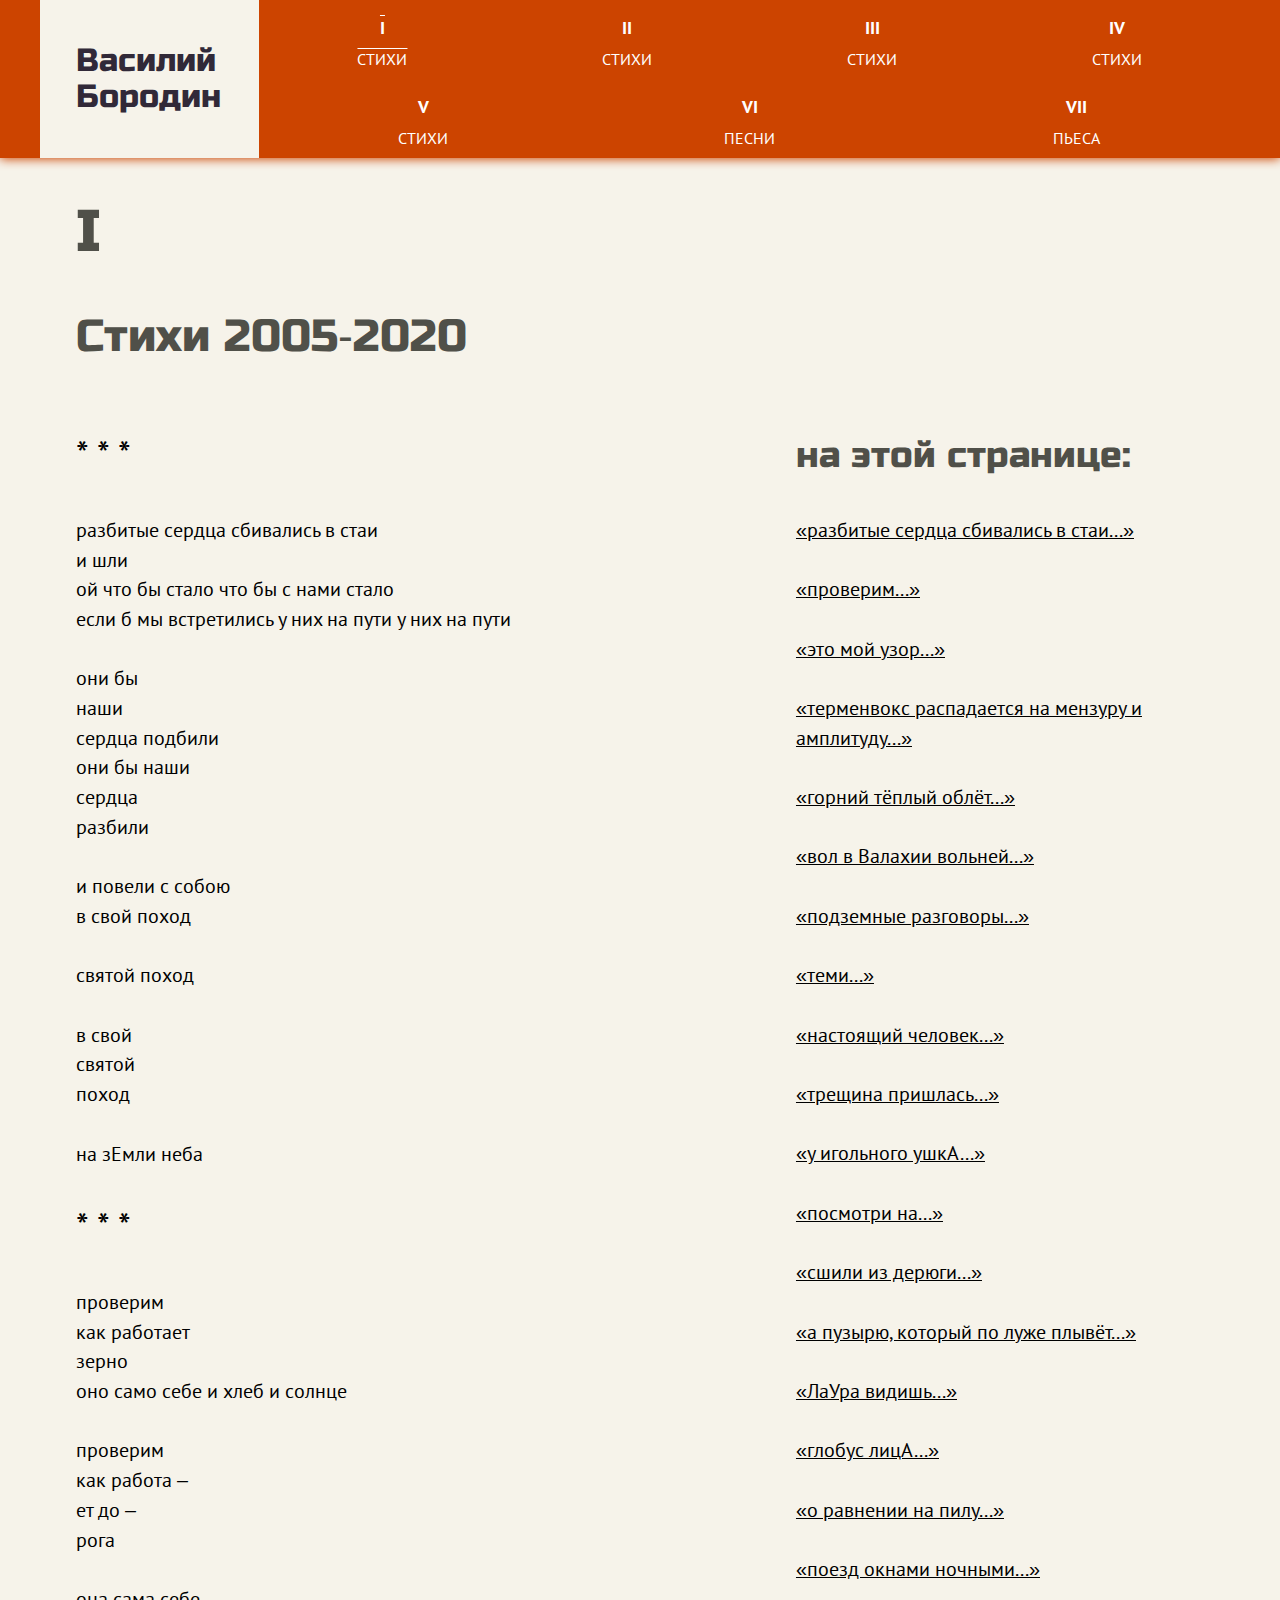
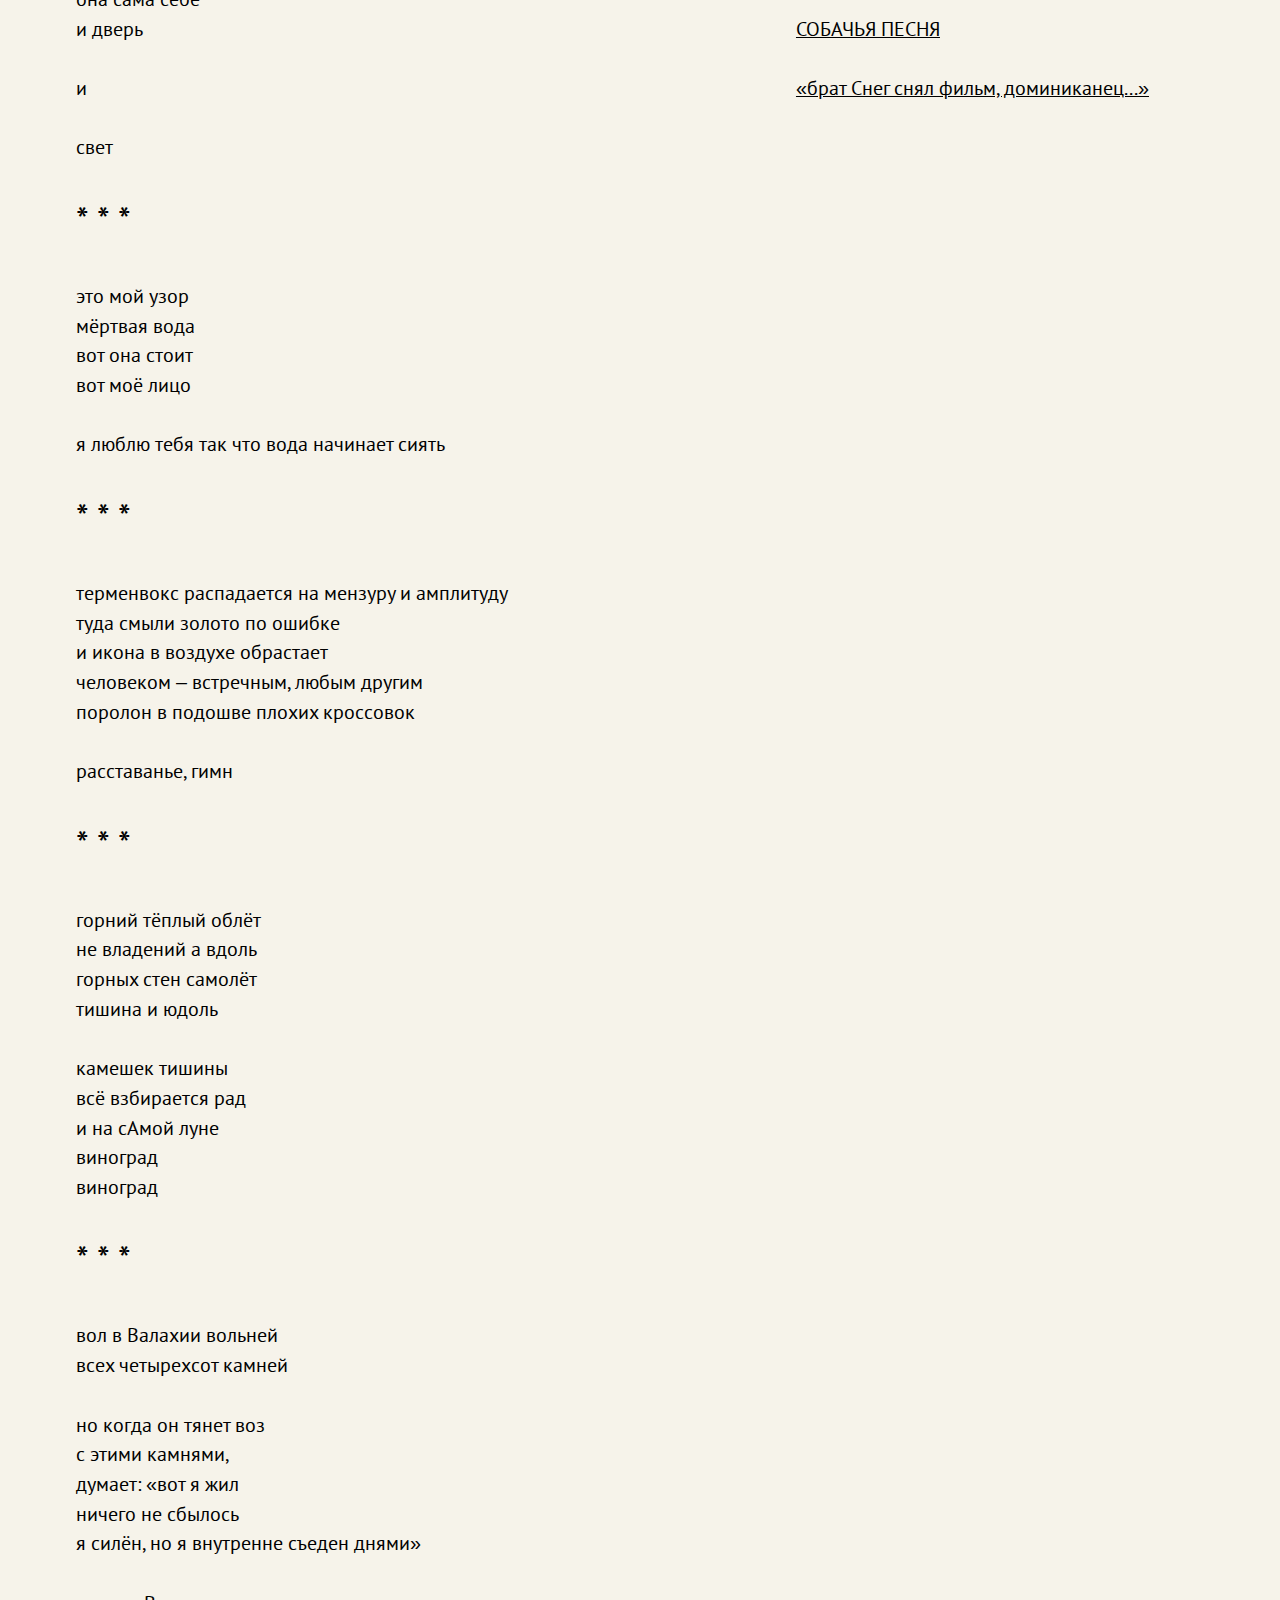
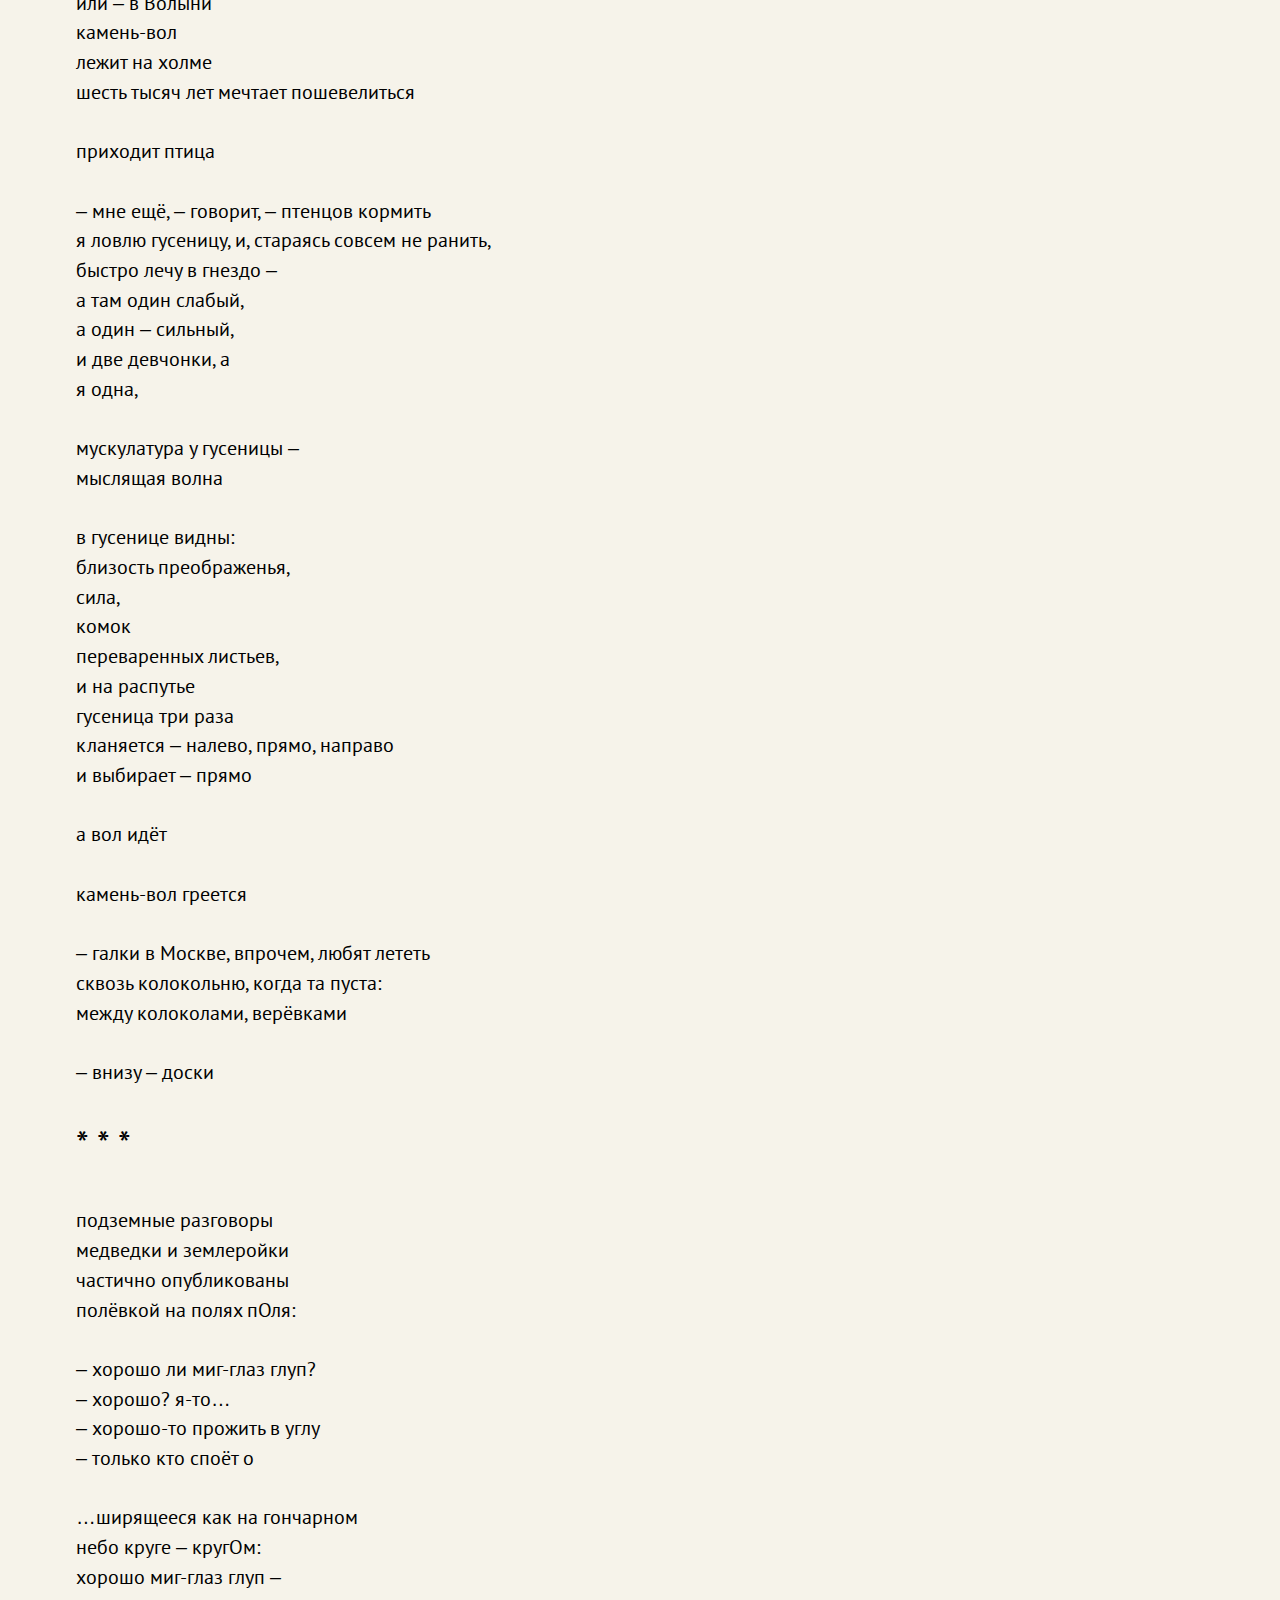
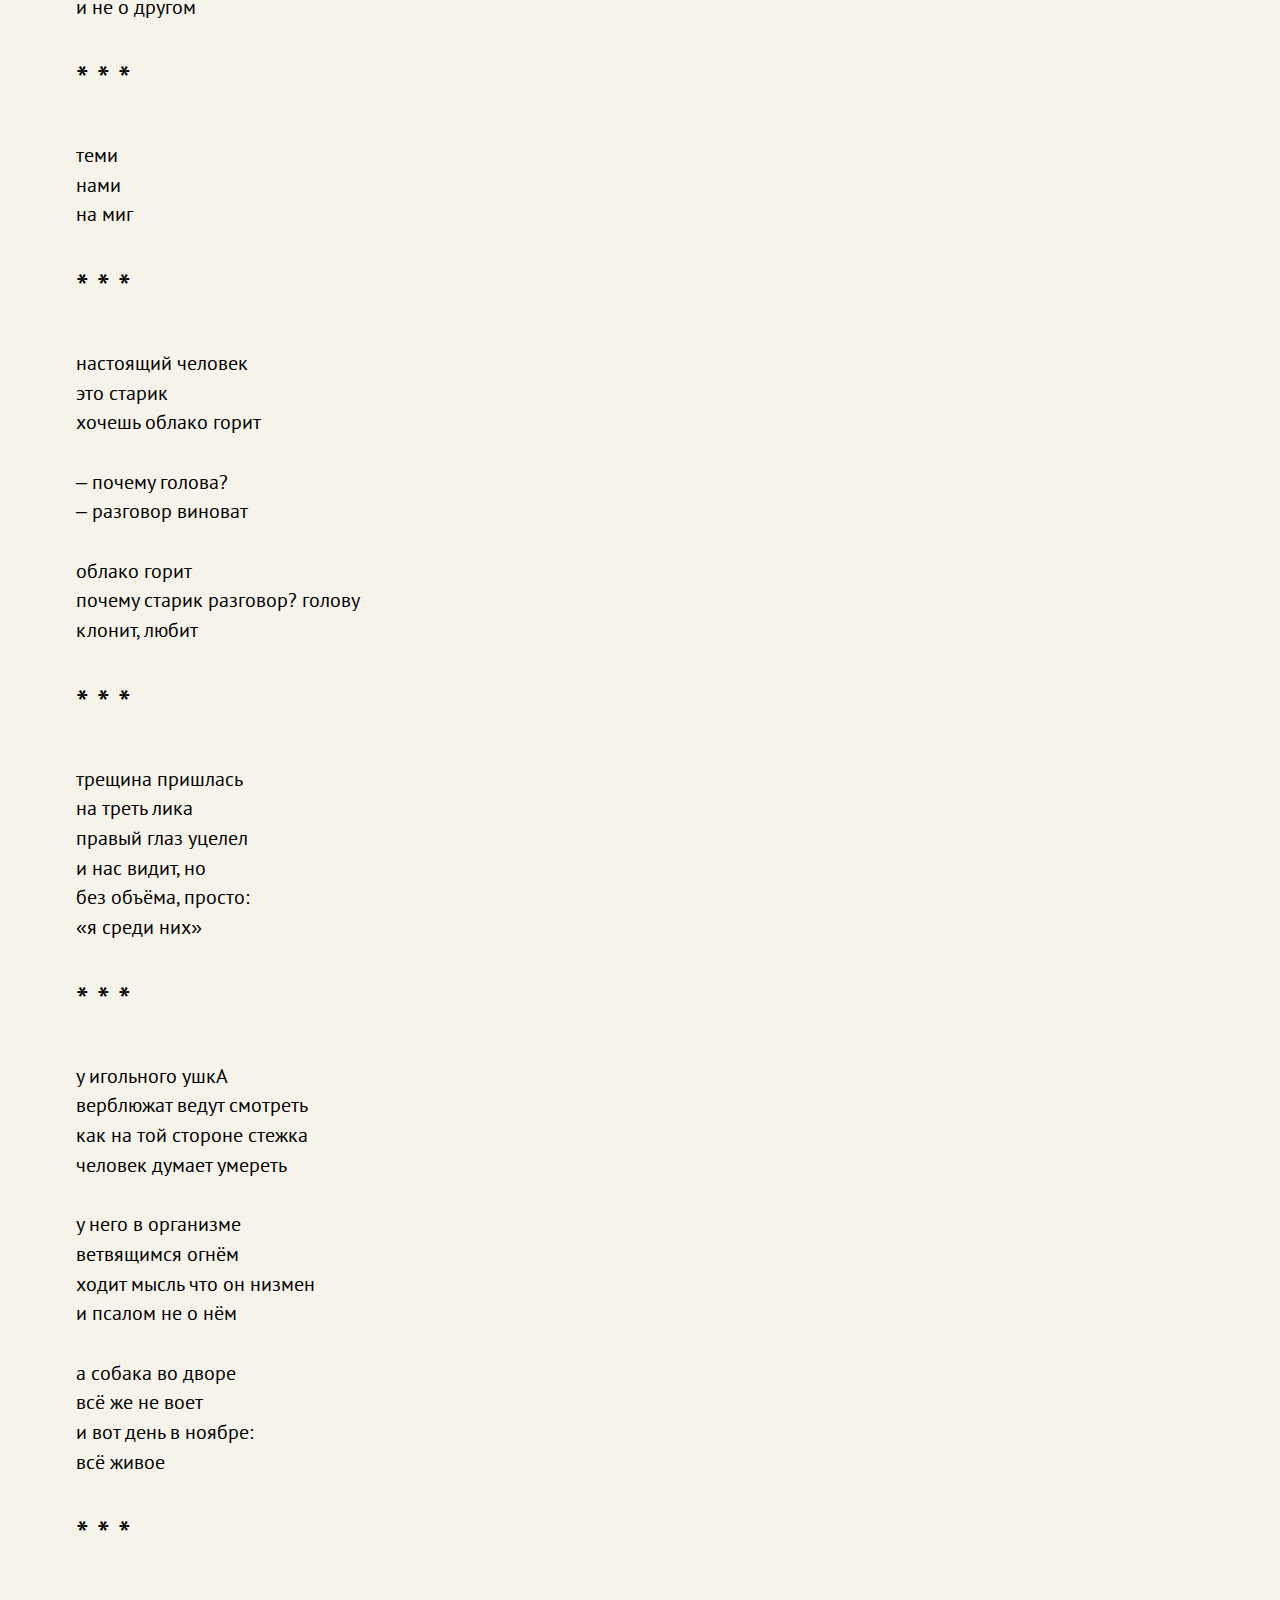
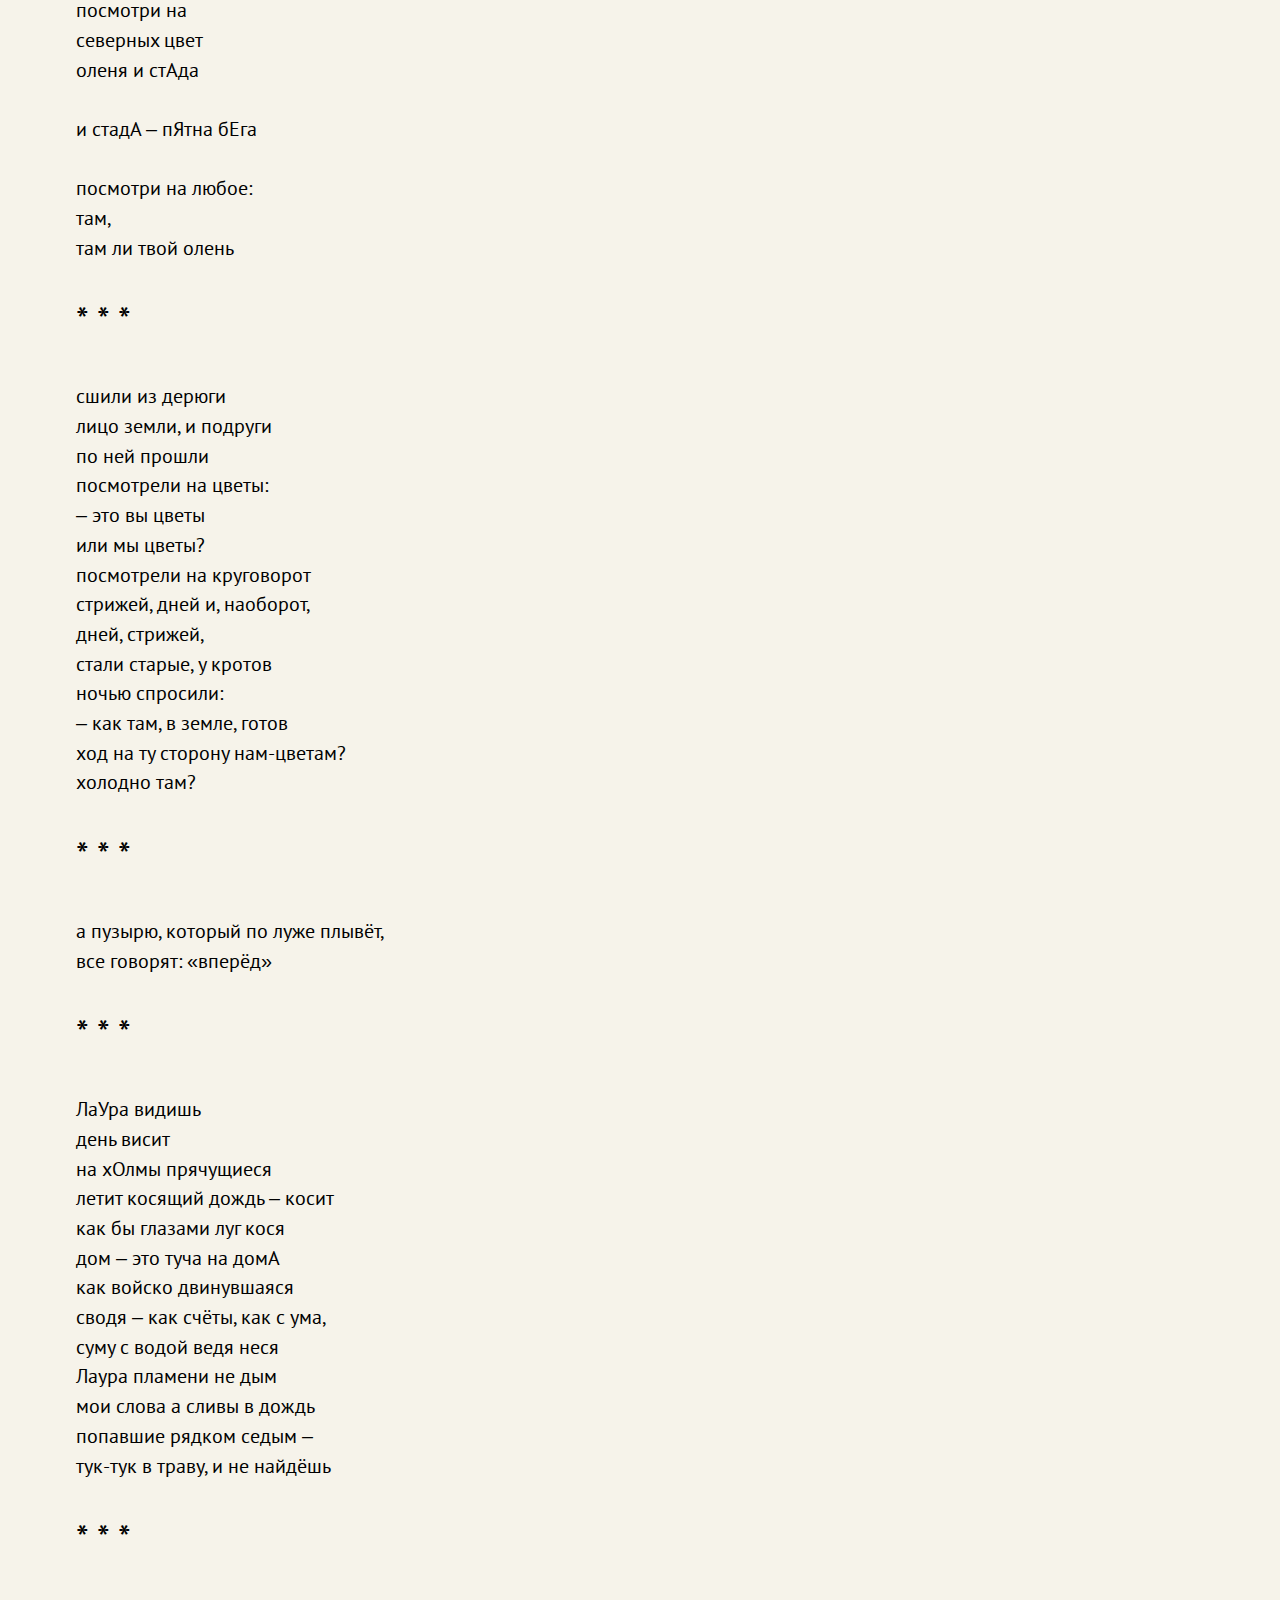
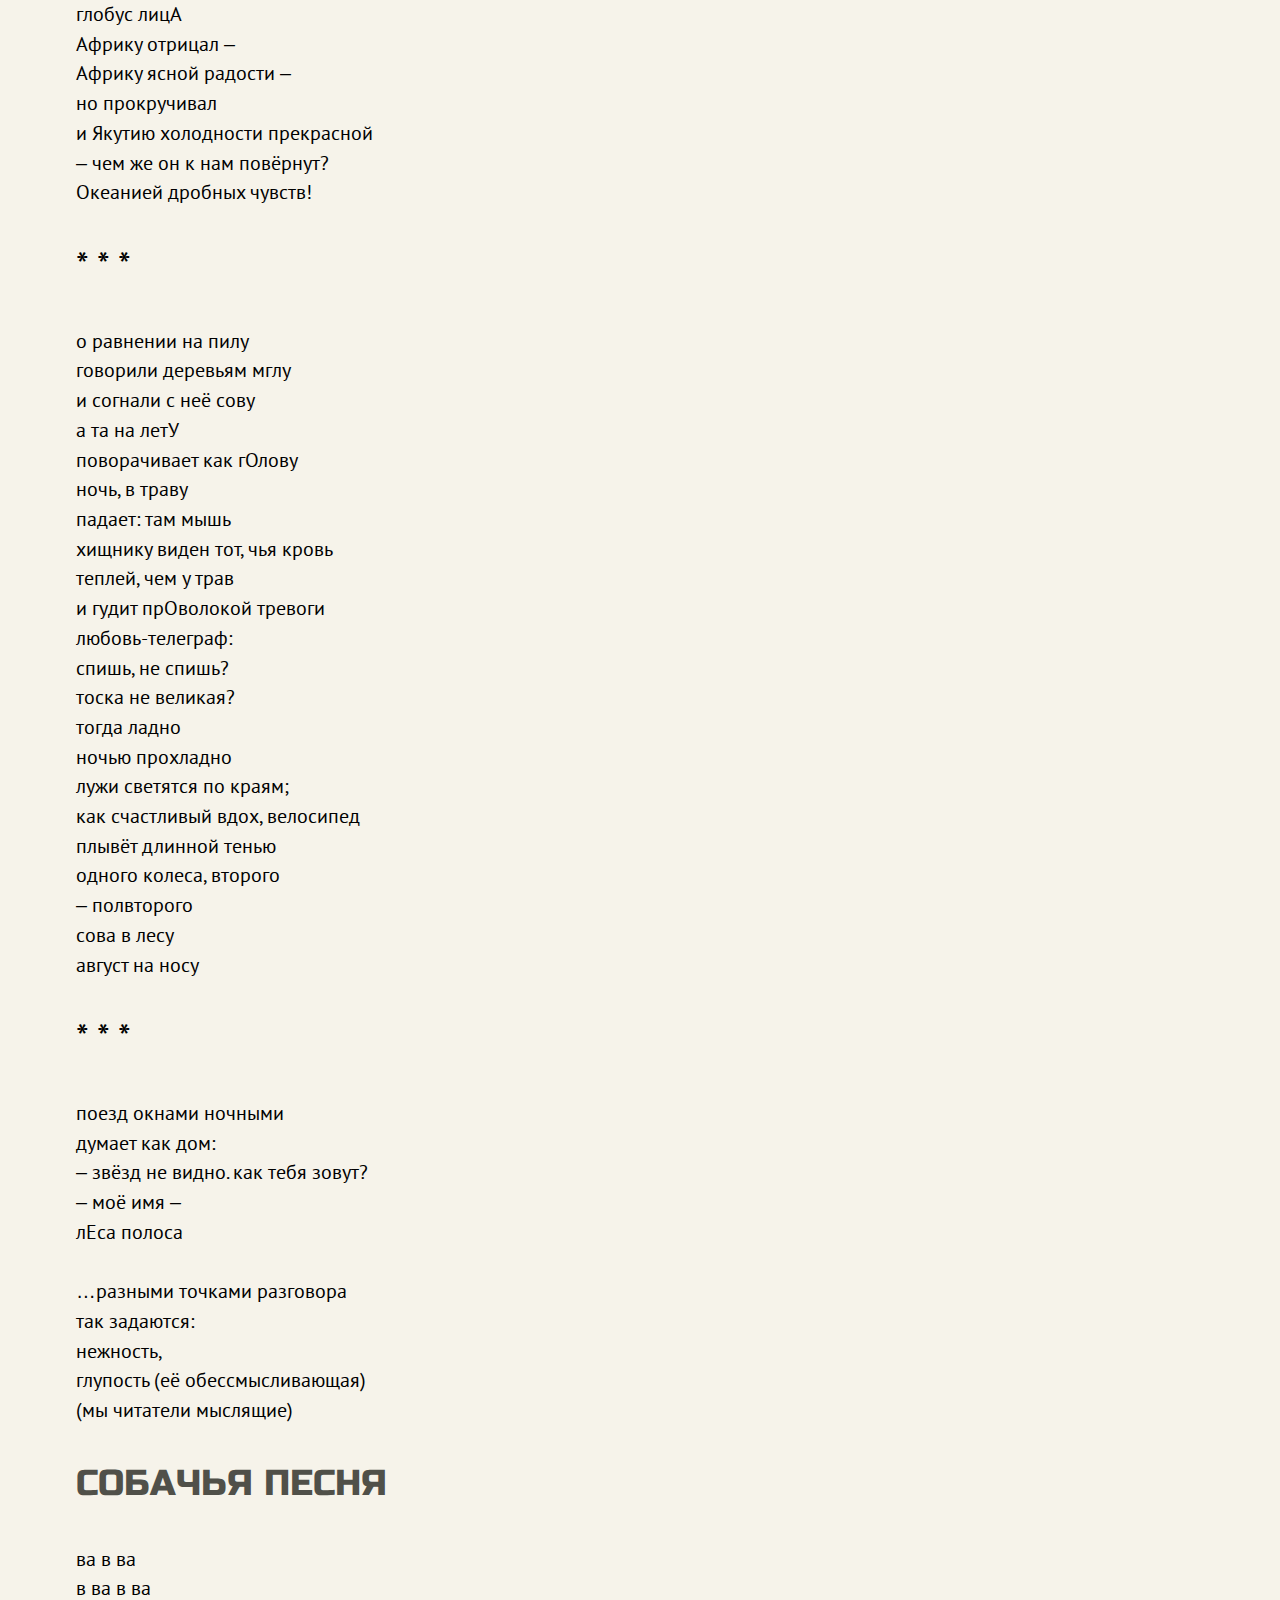
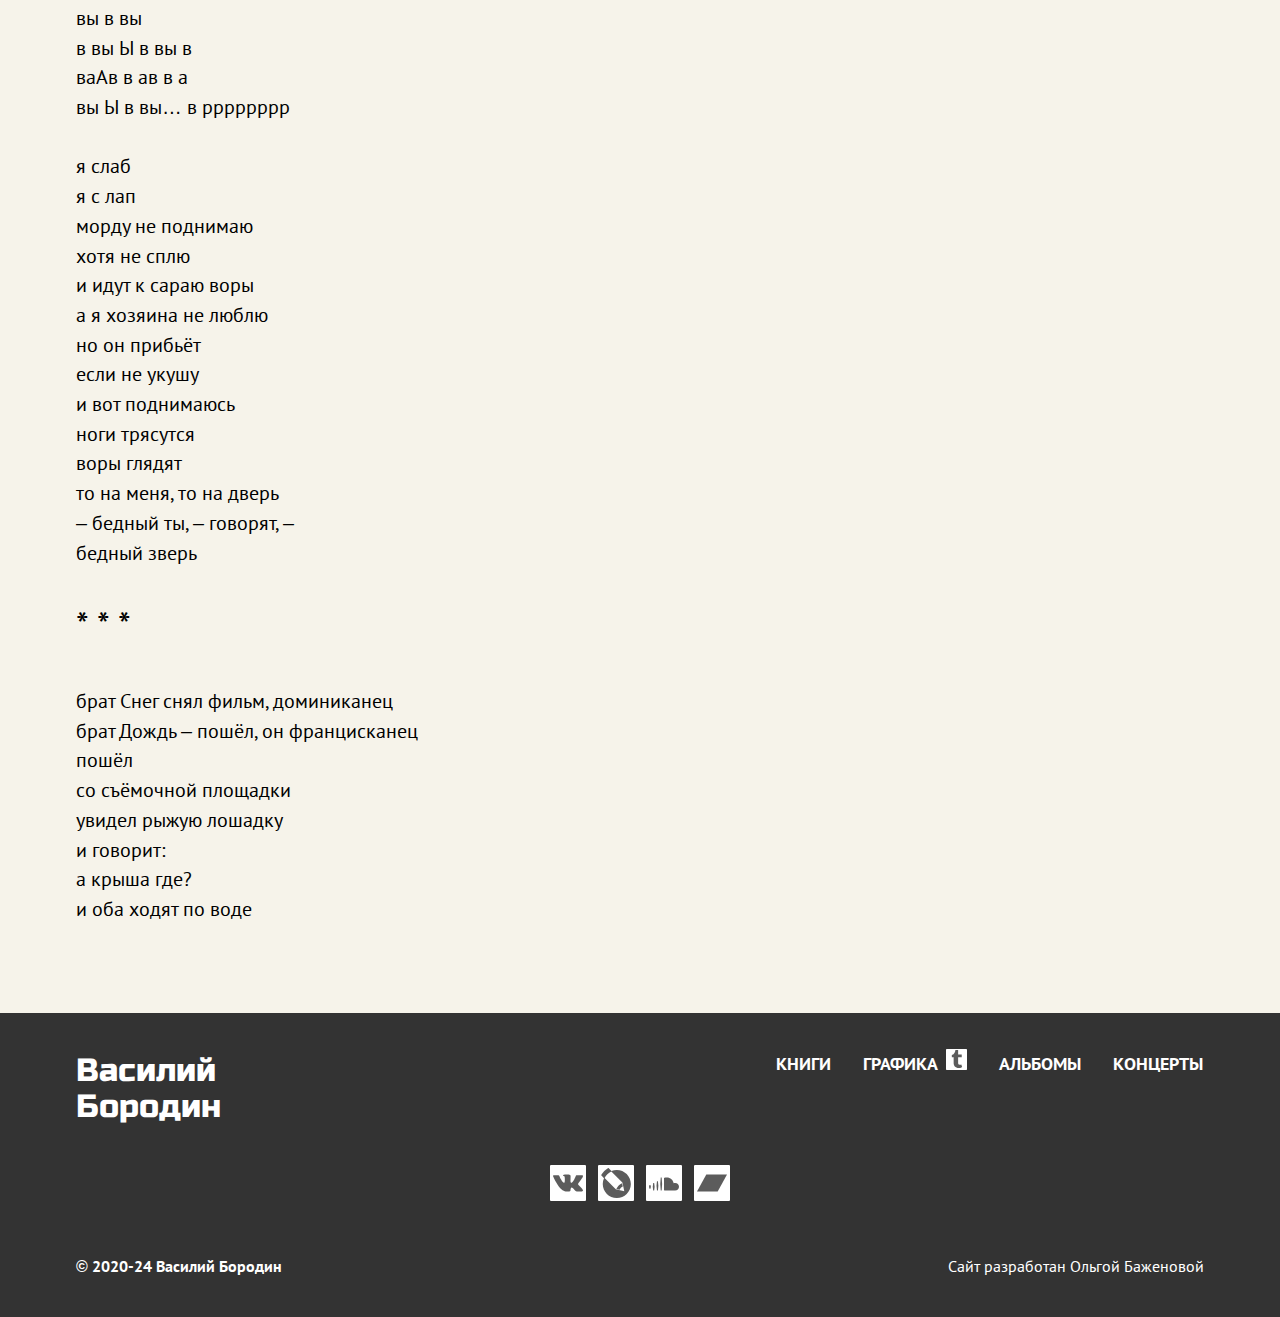
<file: poems-part-1.html>
<!DOCTYPE html><html lang="ru"><head><meta charset="utf-8"><meta name="viewport" content="width=device-width,initial-scale=1"><meta http-equiv="X-UA-Compatible" content="ie=edge"><title>Василий Бородин — Стихи: часть первая</title><meta name="description" content="Василий Бородин. Стихи 2005-2020 гг.: часть первая."><link rel="preload" fetchpriority="high" href="fonts/russoone.woff2" as="font" type="font/woff2" crossorigin=""><link rel="preload" fetchpriority="high" href="fonts/ptsans.woff2" as="font" type="font/woff2" crossorigin=""><link rel="manifest" href="manifest.webmanifest"><link rel="icon" href="img/favicon-16.png" sizes="16x16" type="image/png"><link rel="icon" href="img/favicon-32.png" sizes="32x32" type="image/png"><link rel="icon" href="img/favicon-64.png" sizes="64x64" type="image/png"><link rel="apple-touch-icon" href="apple-touch-icon.png" sizes="180x180" type="image/png"><link rel="stylesheet" href="css/style.min.css"></head><body class="flex-page"><div style="display:none"><svg xmlns="http://www.w3.org/2000/svg" xmlns:xlink="http://www.w3.org/1999/xlink"><symbol id="icon-archive-play" viewBox="0 0 240 240"><path d="M62.8,199.5c-1,0.8-2.4,0.6-3.3-0.4c-0.4-0.5-0.6-1.1-0.5-1.8V42.6c-0.2-1.3,0.7-2.4,1.9-2.6c0.7-0.1,1.3,0.1,1.9,0.4l154.7,77.7c2.1,1.1,2.1,2.8,0,3.8L62.8,199.5z"></path></symbol><symbol id="icon-bandcamp" viewBox="0 0 24 24"><path d="M0 18.75l7.437-13.5H24l-7.438 13.5H0z"></path></symbol><symbol id="icon-camera" viewBox="0 0 32 32"><path d="M30 27l-6-5v5a2 2 0 0 1-2 2H2a2 2 0 0 1-2-2V10a2 2 0 0 1 2-2h7.698L6.74 4H1a1 1 0 1 1 0-2h6a1 1 0 0 1 1 1l4.072 5H22a2 2 0 0 1 2 2v5l6-6a2 2 0 0 1 2 2v14c0 1.104-.771 2-2 2zm-9-17h-6a1 1 0 1 0 0 2h6a1 1 0 1 0 0-2z"></path></symbol><symbol id="icon-facebook" viewBox="0 0 32 32"><path d="M19 6h5v-6h-5c-3.86 0-7 3.14-7 7v3h-4v6h4v16h6v-16h5l1-6h-6v-3c0-0.542 0.458-1 1-1z"></path></symbol><symbol id="icon-livejournal" viewBox="0 0 305 305"><path d="M160.662 19.47c-18.934 0-37.323 3.668-54.693 10.881L76.353.732a2.501 2.501 0 0 0-3.082-.359C44.436 18.201 19.773 42.865 1.947 71.699a2.499 2.499 0 0 0 .358 3.082l28.39 28.383c-8.491 18.637-12.808 38.5-12.808 59.074C17.887 240.957 81.936 305 160.662 305c78.721 0 142.765-64.043 142.765-142.762 0-78.723-64.044-142.768-142.765-142.768zm56.563 129.194l9.943 42.082 9.543 44.395-44.337-9.533-42.055-9.893L36.712 102.111c14.252-29.338 38.339-52.619 68.114-65.832l112.399 112.385z"></path><path d="M221.76 187.396l-7.522-33.023c-25.891 11.889-46.404 32.402-58.283 58.295l33.023 7.52c7.011-14.023 18.769-25.778 32.782-32.792z"></path></symbol><symbol id="icon-music" viewBox="0 0 24 24"><path d="M17.016 6h4.969v2.016h-3v9c0 1.641-1.359 3-3 3s-3-1.359-3-3 1.359-3 3-3c.328 0 .703.094 1.031.188V6.001zM3 15.984v-1.969h8.016v1.969H3zm12-6V12H3V9.984h12zM15 6v2.016H3V6h12z"></path></symbol><symbol id="icon-soundcloud" viewBox="0 0 32 32"><path d="M27.874 16.069c-0.565 0-1.105 0.11-1.596 0.308-0.328-3.574-3.447-6.377-7.25-6.377-0.931 0-1.834 0.176-2.635 0.474-0.311 0.116-0.393 0.235-0.393 0.466v12.585c0 0.243 0.195 0.445 0.441 0.469 0.011 0.001 11.36 0.007 11.434 0.007 2.278 0 4.125-1.776 4.125-3.965s-1.848-3.966-4.126-3.966zM12.5 24h1l0.5-7.007-0.5-6.993h-1l-0.5 6.993zM9.5 24h-1l-0.5-5.086 0.5-4.914h1l0.5 5zM4.5 24h1l0.5-4-0.5-4h-1l-0.5 4zM0.5 22h1l0.5-2-0.5-2h-1l-0.5 2z"></path></symbol><symbol id="icon-tumblr" viewBox="0 0 24 24"><path d="M14.563 24c-5.093 0-7.031-3.756-7.031-6.411V9.747H5.116V6.648c3.63-1.313 4.512-4.596 4.71-6.469C9.84.051 9.941 0 9.999 0h3.517v6.114h4.801v3.633h-4.82v7.47c.016 1.001.375 2.371 2.207 2.371h.09c.631-.02 1.486-.205 1.936-.419l1.156 3.425c-.436.636-2.4 1.374-4.156 1.404h-.178l.011.002z"></path></symbol><symbol id="icon-vkontakte" viewBox="0 0 24 24"><path d="M11.701 18.771h1.437s.433-.047.654-.284c.21-.221.21-.63.21-.63s-.031-1.927.869-2.21c.887-.281 2.012 1.86 3.211 2.683.916.629 1.605.494 1.605.494l3.211-.044s1.682-.105.887-1.426c-.061-.105-.451-.975-2.371-2.76-2.012-1.861-1.742-1.561.676-4.787 1.469-1.965 2.07-3.166 1.875-3.676-.166-.48-1.26-.361-1.26-.361l-3.602.031s-.27-.031-.465.09c-.195.119-.314.391-.314.391s-.572 1.529-1.336 2.82c-1.623 2.729-2.268 2.879-2.523 2.699-.604-.391-.449-1.58-.449-2.432 0-2.641.404-3.75-.781-4.035-.39-.091-.681-.15-1.685-.166-1.29-.014-2.378.01-2.995.311-.405.203-.72.652-.539.675.24.03.779.146 1.064.537.375.506.359 1.636.359 1.636s.211 3.116-.494 3.503c-.495.262-1.155-.28-2.595-2.756-.735-1.26-1.291-2.67-1.291-2.67s-.105-.256-.299-.406c-.227-.165-.557-.225-.557-.225l-3.435.03s-.51.016-.689.24c-.166.195-.016.615-.016.615s2.686 6.287 5.732 9.453c2.79 2.902 5.956 2.715 5.956 2.715l-.05-.055z"></path></symbol><symbol id="icon-youtube-button" viewBox="0 0 68 48"><path d="M66.52,7.74c-0.78-2.93-2.49-5.41-5.42-6.19C55.79,.13,34,0,34,0S12.21,.13,6.9,1.55 C3.97,2.33,2.27,4.81,1.48,7.74C0.06,13.05,0,24,0,24s0.06,10.95,1.48,16.26c0.78,2.93,2.49,5.41,5.42,6.19 C12.21,47.87,34,48,34,48s21.79-0.13,27.1-1.55c2.93-0.78,4.64-3.26,5.42-6.19C67.94,34.95,68,24,68,24S67.94,13.05,66.52,7.74z"></path><path fill="#ffffff" fill-opacity="1" d="M 45,24 27,14 27,34"></path></symbol></svg></div><header class="page-header"><nav class="main-nav main-nav--nojs" aria-label="Основная навигация"><a class="main-nav__logo logo logo--main-nav" href="index.html"><span class="logo__inner">Ва&#173;си&#173;лий<br>Бо&#173;ро&#173;дин</span> <span class="visually-hidden">: на главную страницу</span> </a><button class="main-nav__toggle" type="button"><span class="visually-hidden">Меню</span> <span class="main-nav__icon-bar"></span></button><ul class="main-nav__list site-list" role="list"><li class="site-list__item site-list__item--current"><a class="site-list__link"><span aria-hidden="true">I </span><span class="visually-hidden">(Страница первая). </span><span class="site-list__description">Стихи <span class="visually-hidden">: часть первая</span></span></a></li><li class="site-list__item"><a class="site-list__link" href="poems-part-2.html" aria-label="Страница вторая. Стихи: часть вторая">II <span class="site-list__description">Стихи<span class="visually-hidden">: часть вторая</span></span></a></li><li class="site-list__item"><a class="site-list__link" href="poems-part-3.html" aria-label="Страница третья. Стихи: часть третья">III <span class="site-list__description">Стихи<span class="visually-hidden">: часть третья</span></span></a></li><li class="site-list__item"><a class="site-list__link" href="poems-part-4.html" aria-label="Страница четвертая. Стихи: часть четвертая">IV <span class="site-list__description">Стихи<span class="visually-hidden">: часть четвертая</span></span></a></li><li class="site-list__item"><a class="site-list__link" href="poems-part-5.html" aria-label="Страница пятая. Стихи: часть пятая">V <span class="site-list__description">Стихи<span class="visually-hidden">: часть пятая</span></span></a></li><li class="site-list__item"><a class="site-list__link" href="lyrics.html" aria-label="Страница шестая. Песни">VI <span class="site-list__description">Песни</span></a></li><li class="site-list__item"><a class="site-list__link" href="libretto.html" aria-label="Страница седьмая. Пьеса «Машенька»">VII <span class="site-list__description">Пьеса</span></a></li></ul></nav></header><main class="page-main"><h1 class="page-title page-title--inner-page"><span class="page-title__number"><span aria-hidden="true">I </span><span class="visually-hidden">(Страница первая). </span></span>Стихи 2005‑2020<span class="visually-hidden">: часть первая</span></h1><div class="texts"><ul class="texts__list" role="list"><li class="texts__item"><h2 class="asterisks" id="poem-1">* * * <span class="visually-hidden">(«разбитые сердца сбивались в стаи...»)</span></h2><p class="lines">разбитые сердца сбивались в стаи<br>и шли<br>ой что бы стало что бы с нами стало<br>если б мы встретились у них на пути у них на пути</p><p class="lines">они бы<br>наши<br>сердца подбили<br>они бы наши<br>сердца<br>разбили</p><p class="lines">и повели с собою<br>в свой поход</p><p class="lines">святой поход</p><p class="lines">в свой<br>святой<br>поход</p><p class="lines">на зЕмли неба</p></li><li class="texts__item"><h2 class="asterisks" id="poem-2">* * * <span class="visually-hidden">(«проверим...»)</span></h2><p class="lines">проверим<br>как работает<br>зерно<br>оно само себе и хлеб и солнце</p><p class="lines">проверим<br>как работа –<br>ет до –<br>рога<br></p><p class="lines">она сама себе<br>и дверь</p><p class="lines">и</p><p class="lines">свет</p></li><li class="texts__item"><h2 class="asterisks" id="poem-3">* * * <span class="visually-hidden">(«это мой узор...»)</span></h2><p class="lines">это мой узор<br>мёртвая вода<br>вот она стоит<br>вот моё лицо</p><p class="lines">я люблю тебя так что вода начинает сиять</p></li><li class="texts__item"><h2 class="asterisks" id="poem-4">* * * <span class="visually-hidden">(«терменвокс распадается на мензуру и амплитуду...»)</span></h2><p class="lines">терменвокс распадается на мензуру и амплитуду<br>туда смыли золото по ошибке<br>и икона в воздухе обрастает<br>человеком – встречным, любым другим<br>поролон в подошве плохих кроссовок</p><p class="lines">расставанье, гимн</p></li><li class="texts__item"><h2 class="asterisks" id="poem-5">* * * <span class="visually-hidden">(«горний тёплый облёт...»)</span></h2><p class="lines">горний тёплый облёт<br>не владений а вдоль<br>горных стен самолёт<br>тишина и юдоль</p><p class="lines">камешек тишины<br>всё взбирается рад<br>и на сАмой луне<br>виноград<br>виноград</p></li><li class="texts__item"><h2 class="asterisks" id="poem-6">* * * <span class="visually-hidden">(«вол в Валахии вольней...»)</span></h2><p class="lines">вол в Валахии вольней<br>всех четырехсот камней</p><p class="lines">но когда он тянет воз<br>с этими камнями,<br>думает: «вот я жил<br>ничего не сбылось<br>я силён, но я внутренне съеден днями»</p><p class="lines">или – в Волыни<br>камень-вол<br>лежит на холме<br>шесть тысяч лет мечтает пошевелиться</p><p class="lines">приходит птица</p><p class="lines">– мне ещё, – говорит, – птенцов кормить<br>я ловлю гусеницу, и, стараясь совсем не ранить,<br>быстро лечу в гнездо –<br>а там один слабый,<br>а один – сильный,<br>и две девчонки, а<br>я одна,</p><p class="lines">мускулатура у гусеницы –<br>мыслящая волна</p><p class="lines">в гусенице видны:<br>близость преображенья,<br>сила,<br>комок<br>переваренных листьев,<br>и на распутье<br>гусеница три раза<br>кланяется – налево, прямо, направо<br>и выбирает – прямо</p><p class="lines">а вол идёт</p><p class="lines">камень-вол греется</p><p class="lines">– галки в Москве, впрочем, любят лететь<br>сквозь колокольню, когда та пуста:<br>между колоколами, верёвками</p><p class="lines">– внизу – доски</p></li><li class="texts__item"><h2 class="asterisks" id="poem-7">* * * <span class="visually-hidden">(«подземные разговоры...»)</span></h2><p class="lines">подземные разговоры<br>медведки и землеройки<br>частично опубликованы<br>полёвкой на полях пОля:</p><p class="lines">– хорошо ли миг-глаз глуп?<br>– хорошо? я-то…<br>– хорошо-то прожить в углу<br>– только кто споёт о</p><p class="lines">…ширящееся как на гончарном<br>небо круге – кругОм:<br>хорошо миг-глаз глуп –<br>и не о другом</p></li><li class="texts__item"><h2 class="asterisks" id="poem-8">* * * <span class="visually-hidden">(«теми...»)</span></h2><p class="lines">теми<br>нами<br>на миг</p></li><li class="texts__item"><h2 class="asterisks" id="poem-9">* * * <span class="visually-hidden">(«настоящий человек...»)</span></h2><p class="lines">настоящий человек<br>это старик<br>хочешь облако горит</p><p class="lines">– почему голова?<br>– разговор виноват</p><p class="lines">облако горит<br>почему старик разговор? голову<br>клонит, любит</p></li><li class="texts__item"><h2 class="asterisks" id="poem-10">* * * <span class="visually-hidden">(«трещина пришлась...»)</span></h2><p class="lines">трещина пришлась<br>на треть лика<br>правый глаз уцелел<br>и нас видит, но<br>без объёма, просто:<br>«я среди них»</p></li><li class="texts__item"><h2 class="asterisks" id="poem-11">* * * <span class="visually-hidden">(«у игольного ушкА...»)</span></h2><p class="lines">у игольного ушкА<br>верблюжат ведут смотреть<br>как на той стороне стежка<br>человек думает умереть</p><p class="lines">у него в организме<br>ветвящимся огнём<br>ходит мысль что он низмен<br>и псалом не о нём</p><p class="lines">а собака во дворе<br>всё же не воет<br>и вот день в ноябре:<br>всё живое</p></li><li class="texts__item"><h2 class="asterisks" id="poem-12">* * * <span class="visually-hidden">(«посмотри на...»)</span></h2><p class="lines">посмотри на<br>северных цвет<br>оленя и стАда</p><p class="lines">и стадА – пЯтна бЕга</p><p class="lines">посмотри на любое:<br>там,<br>там ли твой олень</p></li><li class="texts__item"><h2 class="asterisks" id="poem-13">* * * <span class="visually-hidden">(«сшили из дерюги...»)</span></h2><p class="lines">сшили из дерюги<br>лицо земли, и подруги<br>по ней прошли<br>посмотрели на цветы:<br>– это вы цветы<br>или мы цветы?<br>посмотрели на круговорот<br>стрижей, дней и, наоборот,<br>дней, стрижей,<br>стали старые, у кротов<br>ночью спросили:<br>– как там, в земле, готов<br>ход на ту сторону нам-цветам?<br>холодно там?</p></li><li class="texts__item"><h2 class="asterisks" id="poem-14">* * * <span class="visually-hidden">(«а пузырю, который по луже плывёт...»)</span></h2><p class="lines">а пузырю, который по луже плывёт,<br>все говорят: «вперёд»</p></li><li class="texts__item"><h2 class="asterisks" id="poem-15">* * * <span class="visually-hidden">(«ЛаУра видишь...»)</span></h2><p class="lines">ЛаУра видишь<br>день висит<br>на хОлмы прячущиеся<br>летит косящий дождь – косит<br>как бы глазами луг кося<br>дом – это туча на домА<br>как войско двинувшаяся<br>сводя – как счёты, как с ума,<br>суму с водой ведя неся<br>Лаура пламени не дым<br>мои слова а сливы в дождь<br>попавшие рядком седым –<br>тук-тук в траву, и не найдёшь</p></li><li class="texts__item"><h2 class="asterisks" id="poem-16">* * * <span class="visually-hidden">(«глобус лицА...»)</span></h2><p class="lines">глобус лицА<br>Африку отрицал –<br>Африку ясной радости –<br>но прокручивал<br>и Якутию холодности прекрасной<br>– чем же он к нам повёрнут?<br>Океанией дробных чувств!</p></li><li class="texts__item"><h2 class="asterisks" id="poem-17">* * * <span class="visually-hidden">(«о равнении на пилу...»)</span></h2><p class="lines">о равнении на пилу<br>говорили деревьям мглу<br>и согнали с неё сову<br>а та на летУ<br>поворачивает как гОлову<br>ночь, в траву<br>падает: там мышь<br>хищнику виден тот, чья кровь<br>теплей, чем у трав<br>и гудит прОволокой тревоги<br>любовь-телеграф:<br>спишь, не спишь?<br>тоска не великая?<br>тогда ладно<br>ночью прохладно<br>лужи светятся по краям;<br>как счастливый вдох, велосипед<br>плывёт длинной тенью<br>одного колеса, второго<br>– полвторого<br>сова в лесу<br>август на носу</p></li><li class="texts__item"><h2 class="asterisks" id="poem-18">* * * <span class="visually-hidden">(«поезд окнами ночными...»)</span></h2><p class="lines">поезд окнами ночными<br>думает как дом:<br>– звёзд не видно. как тебя зовут?<br>– моё имя –<br>лЕса полоса</p><p class="lines">…разными точками разговора<br>так задаются:<br>нежность,<br>глупость (её обессмысливающая)<br>(мы читатели мыслящие)</p></li><li class="texts__item"><h2 class="texts__title" id="poem-19">СОБАЧЬЯ ПЕСНЯ</h2><p class="lines">ва в ва<br>в ва в ва<br>вы в вы<br>в вы Ы в вы в<br>ваАв в ав в а<br>вы Ы в вы… в рррррррр</p><p class="lines">я слаб<br>я с лап<br>морду не поднимаю<br>хотя не сплю<br>и идут к сараю воры<br>а я хозяина не люблю<br>но он прибьёт<br>если не укушу<br>и вот поднимаюсь<br>ноги трясутся<br>воры глядят<br>то на меня, то на дверь<br>– бедный ты, – говорят, –<br>бедный зверь</p></li><li class="texts__item"><h2 class="asterisks" id="poem-20">* * * <span class="visually-hidden">(«брат Снег снял фильм, доминиканец...»)</span></h2><p class="lines">брат Снег снял фильм, доминиканец<br>брат Дождь – пошёл, он францисканец<br>пошёл<br>со съёмочной площадки<br>увидел рыжую лошадку<br>и говорит:<br>а крыша где?<br>и оба ходят по воде</p></li></ul><nav class="texts__nav page-nav" aria-labelledby="page-nav__title"><h2 class="page-nav__title" id="page-nav__title">на этой странице:</h2><ul class="page-nav__list" role="list"><li class="page-nav__item"><a class="page-nav__link" href="#poem-1">«разбитые сердца сбивались в стаи...»</a></li><li class="page-nav__item"><a class="page-nav__link" href="#poem-2">«проверим...»</a></li><li class="page-nav__item"><a class="page-nav__link" href="#poem-3">«это мой узор...»</a></li><li class="page-nav__item"><a class="page-nav__link" href="#poem-4">«терменвокс распадается на мензуру и амплитуду...»</a></li><li class="page-nav__item"><a class="page-nav__link" href="#poem-5">«горний тёплый облёт...»</a></li><li class="page-nav__item"><a class="page-nav__link" href="#poem-6">«вол в Валахии вольней...»</a></li><li class="page-nav__item"><a class="page-nav__link" href="#poem-7">«подземные разговоры...»</a></li><li class="page-nav__item"><a class="page-nav__link" href="#poem-8">«теми...»</a></li><li class="page-nav__item"><a class="page-nav__link" href="#poem-9">«настоящий человек...»</a></li><li class="page-nav__item"><a class="page-nav__link" href="#poem-10">«трещина пришлась...»</a></li><li class="page-nav__item"><a class="page-nav__link" href="#poem-11">«у игольного ушкА...»</a></li><li class="page-nav__item"><a class="page-nav__link" href="#poem-12">«посмотри на...»</a></li><li class="page-nav__item"><a class="page-nav__link" href="#poem-13">«сшили из дерюги...»</a></li><li class="page-nav__item"><a class="page-nav__link" href="#poem-14">«а пузырю, который по луже плывёт...»</a></li><li class="page-nav__item"><a class="page-nav__link" href="#poem-15">«ЛаУра видишь...»</a></li><li class="page-nav__item"><a class="page-nav__link" href="#poem-16">«глобус лицА...»</a></li><li class="page-nav__item"><a class="page-nav__link" href="#poem-17">«о равнении на пилу...»</a></li><li class="page-nav__item"><a class="page-nav__link" href="#poem-18">«поезд окнами ночными...»</a></li><li class="page-nav__item"><a class="page-nav__link" href="#poem-19">СОБАЧЬЯ ПЕСНЯ</a></li><li class="page-nav__item"><a class="page-nav__link" href="#poem-20">«брат Снег снял фильм, доминиканец...»</a></li></ul></nav></div><button class="up-down" type="button"><span class="visually-hidden">Вернуться наверх</span> <span class="visually-hidden">Вернуться вниз</span></button></main><footer class="page-footer"><div class="page-footer__wrapper wrapper"><a class="page-footer__logo logo logo--footer" href="index.html"><span class="logo__inner">Ва&#173;си&#173;лий<br>Бо&#173;ро&#173;дин</span> <span class="visually-hidden">: на главную страницу</span></a><ul class="page-footer__edition-list edition-list" role="list"><li class="edition-list__item"><a class="edition-list__link" href="books.html">Книги</a></li><li class="edition-list__item"><a class="edition-list__link edition-list__link--external" href="https://vassily-borodin-blog.tumblr.com/" rel="noopener noreferrer" target="_blank" aria-label="Графика: открыть Tumblr"><span class="edition-list__name">Графика</span> <span class="edition-list__icon-wrapper"><svg class="edition-list__icon" width="18" height="18" aria-hidden="true" focusable="false"><use xlink:href="#icon-tumblr"></use></svg></span></a></li><li class="edition-list__item"><a class="edition-list__link" href="albums.html">Альбомы</a></li><li class="edition-list__item"><a class="edition-list__link" href="concerts.html">Концерты</a></li></ul><ul class="page-footer__social social" role="list"><li class="social__item"><a class="social__link" href="https://vk.com/id5403533" rel="noopener noreferrer" target="_blank"><span class="visually-hidden">Вконтакте</span> <svg class="social__icon" width="30" height="30" aria-hidden="true" focusable="false"><use xlink:href="#icon-vkontakte"></use></svg></a></li><li class="social__item"><a class="social__link" href="https://heart-s-growing.livejournal.com" rel="noopener noreferrer" target="_blank"><span class="visually-hidden" lang="en">Livejournal</span> <svg class="social__icon" width="30" height="30" aria-hidden="true" focusable="false"><use xlink:href="#icon-livejournal"></use></svg></a></li><li class="social__item"><a class="social__link" href="https://soundcloud.com/vassia-borodin" rel="noopener noreferrer" target="_blank"><span class="visually-hidden" lang="en">Soundcloud</span> <svg class="social__icon" width="30" height="30" aria-hidden="true" focusable="false"><use xlink:href="#icon-soundcloud"></use></svg></a></li><li class="social__item"><a class="social__link" href="https://vassilyborodin.bandcamp.com" rel="noopener noreferrer" target="_blank"><span class="visually-hidden" lang="en">Bandcamp</span> <svg class="social__icon" width="30" height="30" aria-hidden="true" focusable="false"><use xlink:href="#icon-bandcamp"></use></svg></a></li></ul><p class="page-footer__copyright copyright">© 2020-24 Василий Бородин</p><address class="page-footer__developed developed"><span class="developed__text">Сайт разработан </span><a class="developed__link">Ольгой Баженовой</a></address></div></footer><script src="js/nav.min.js"></script><script src="js/up-down.min.js"></script></body></html>
</file>
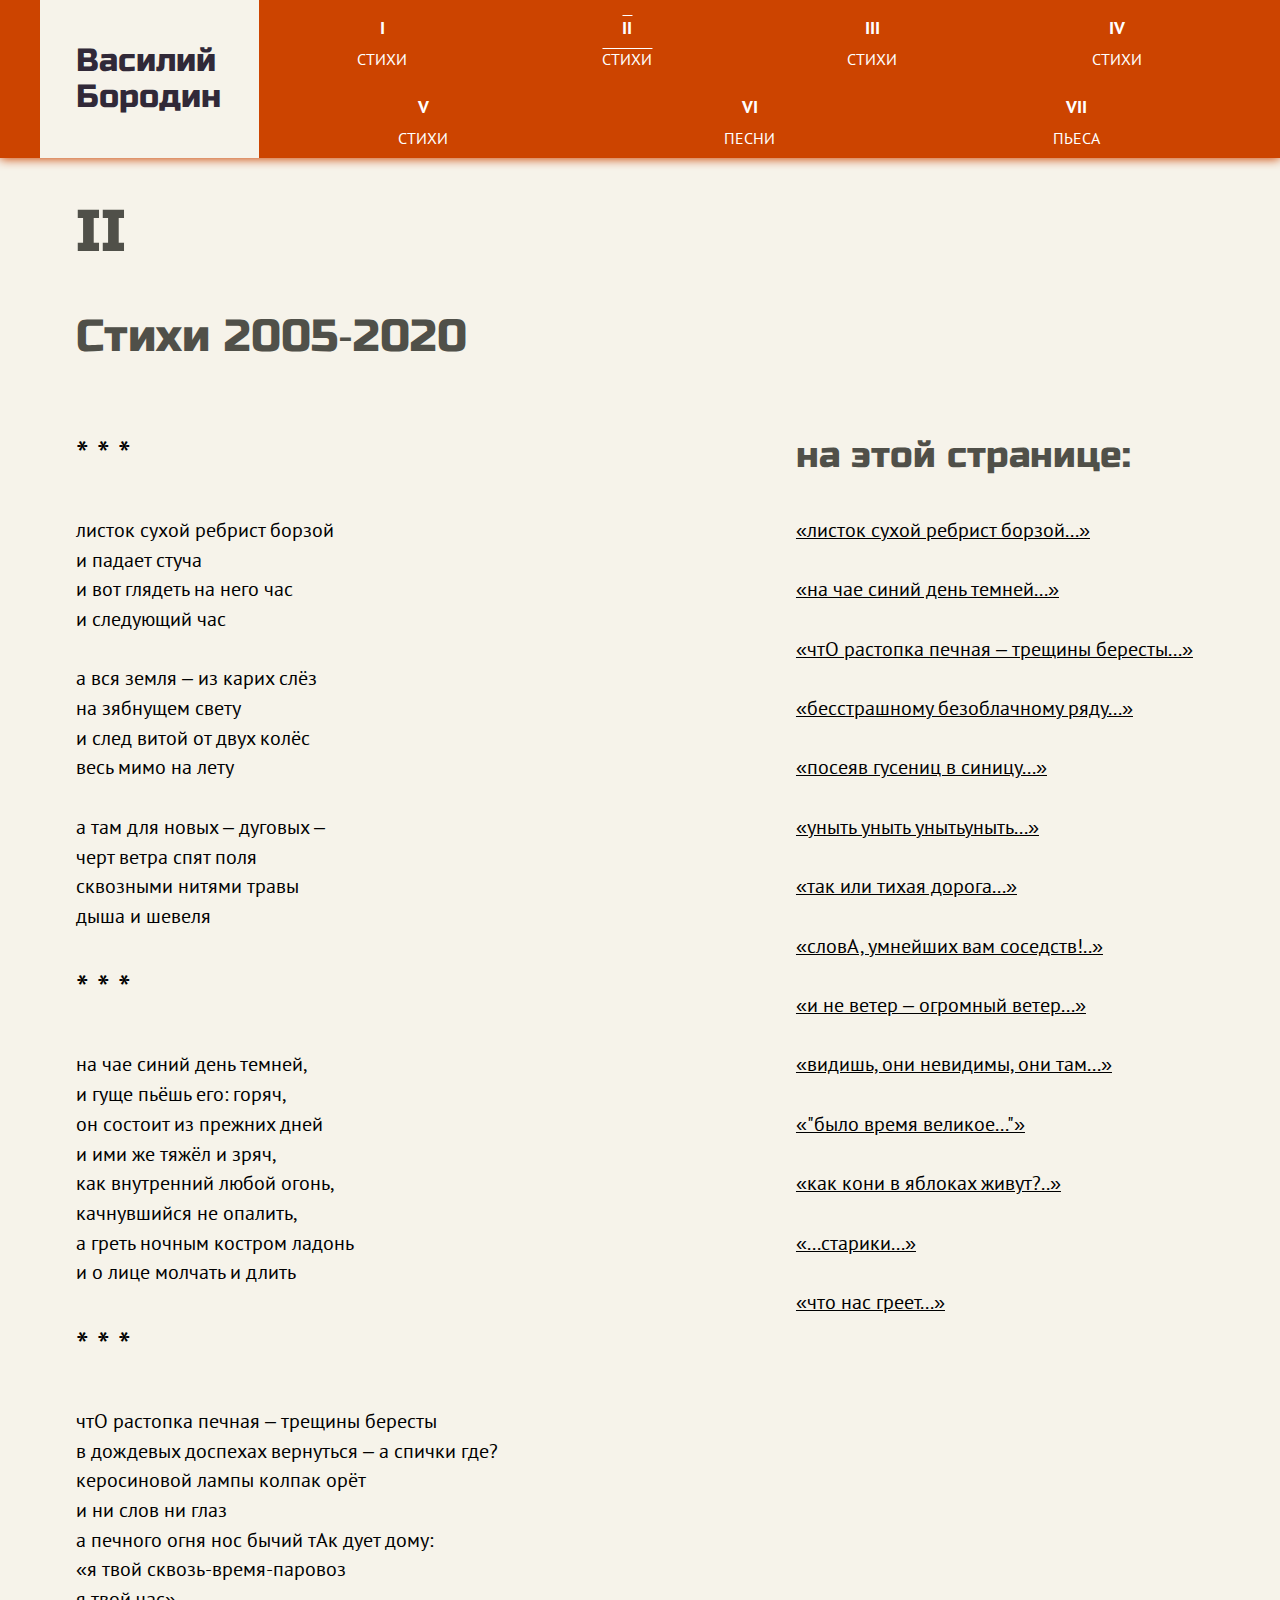
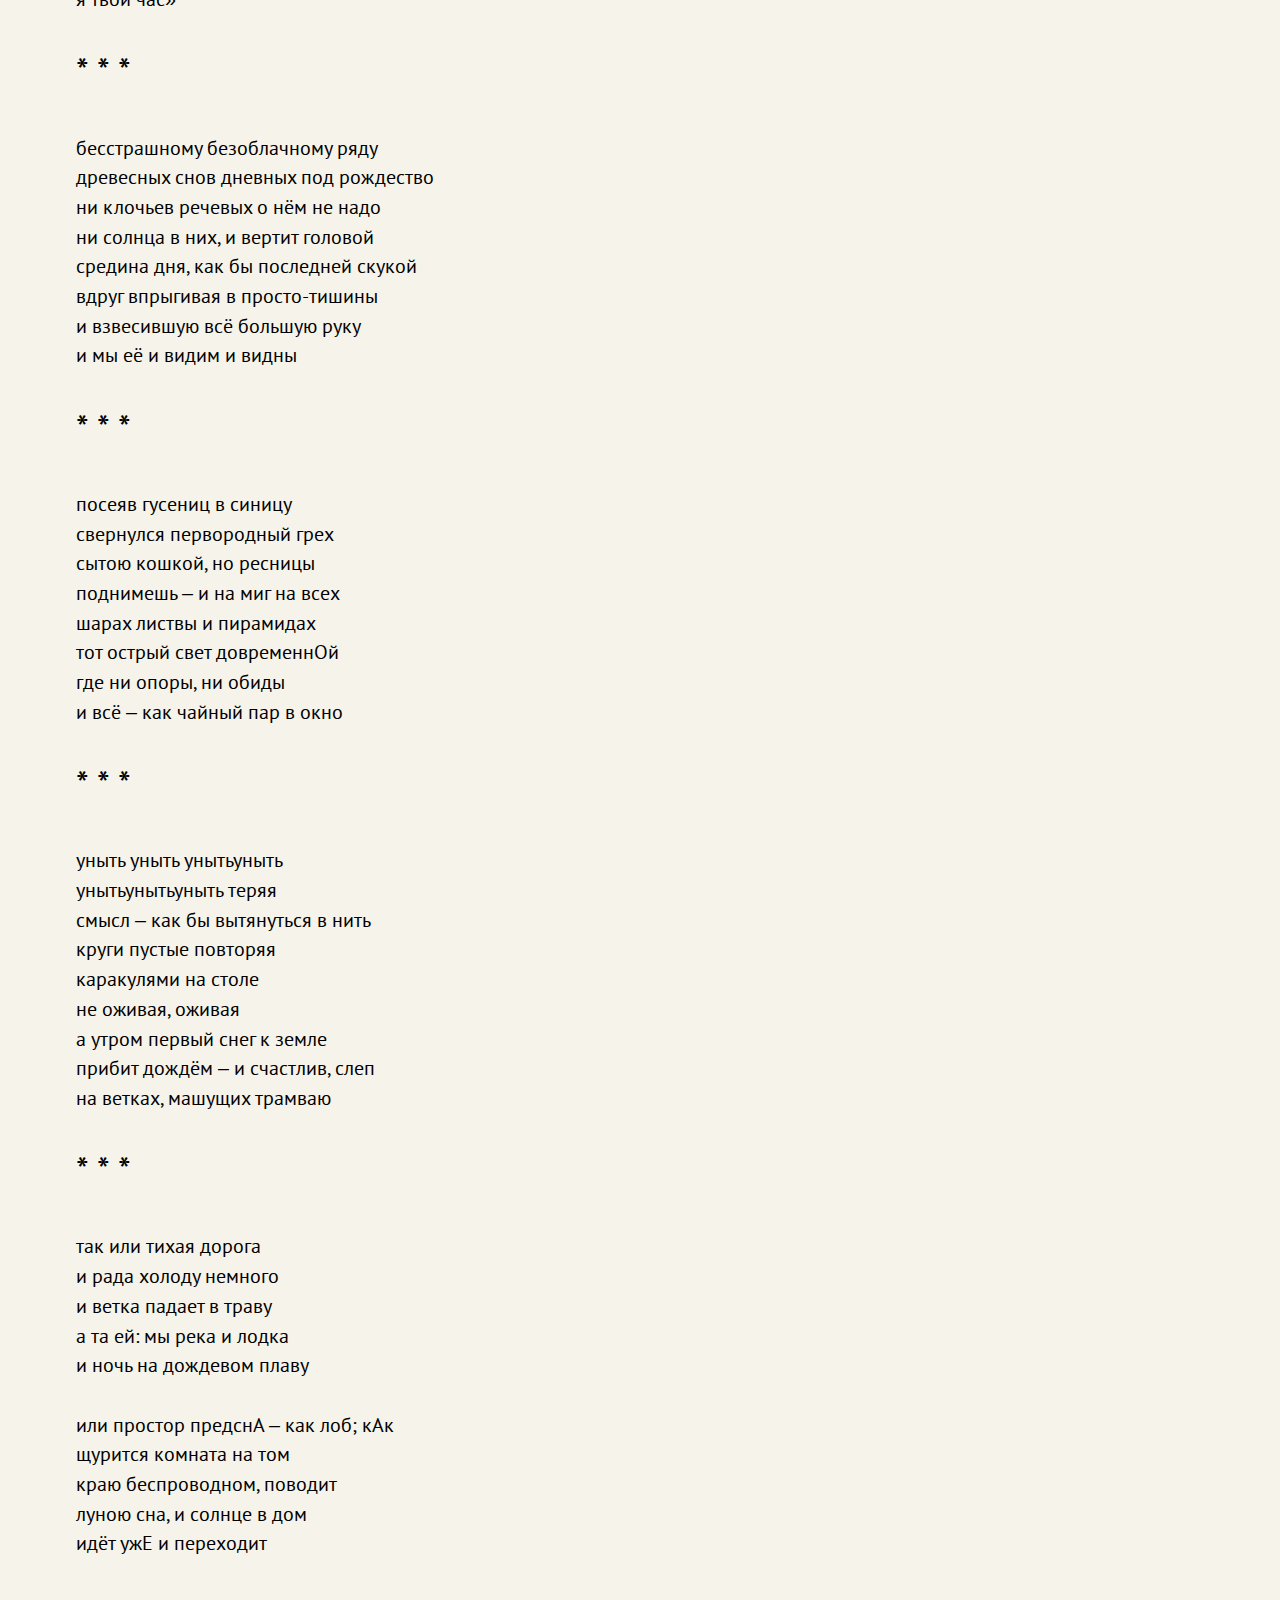
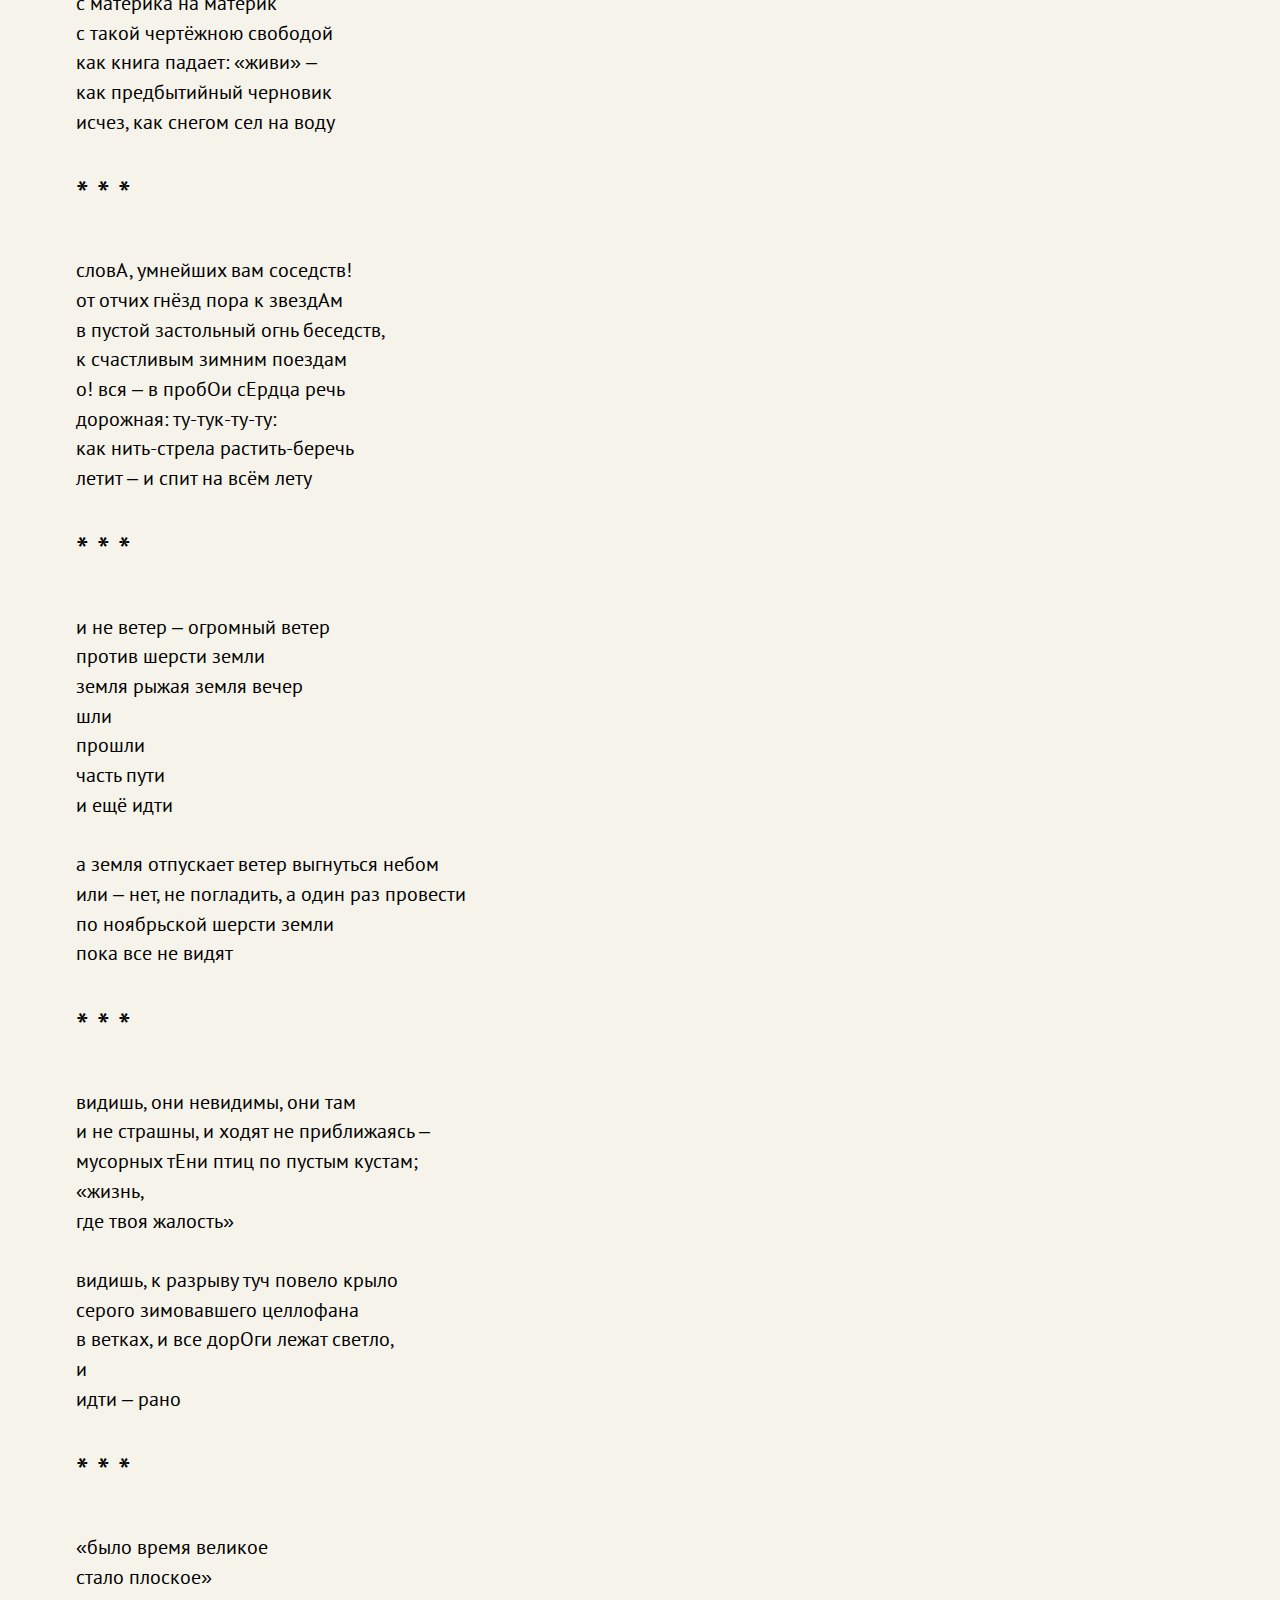
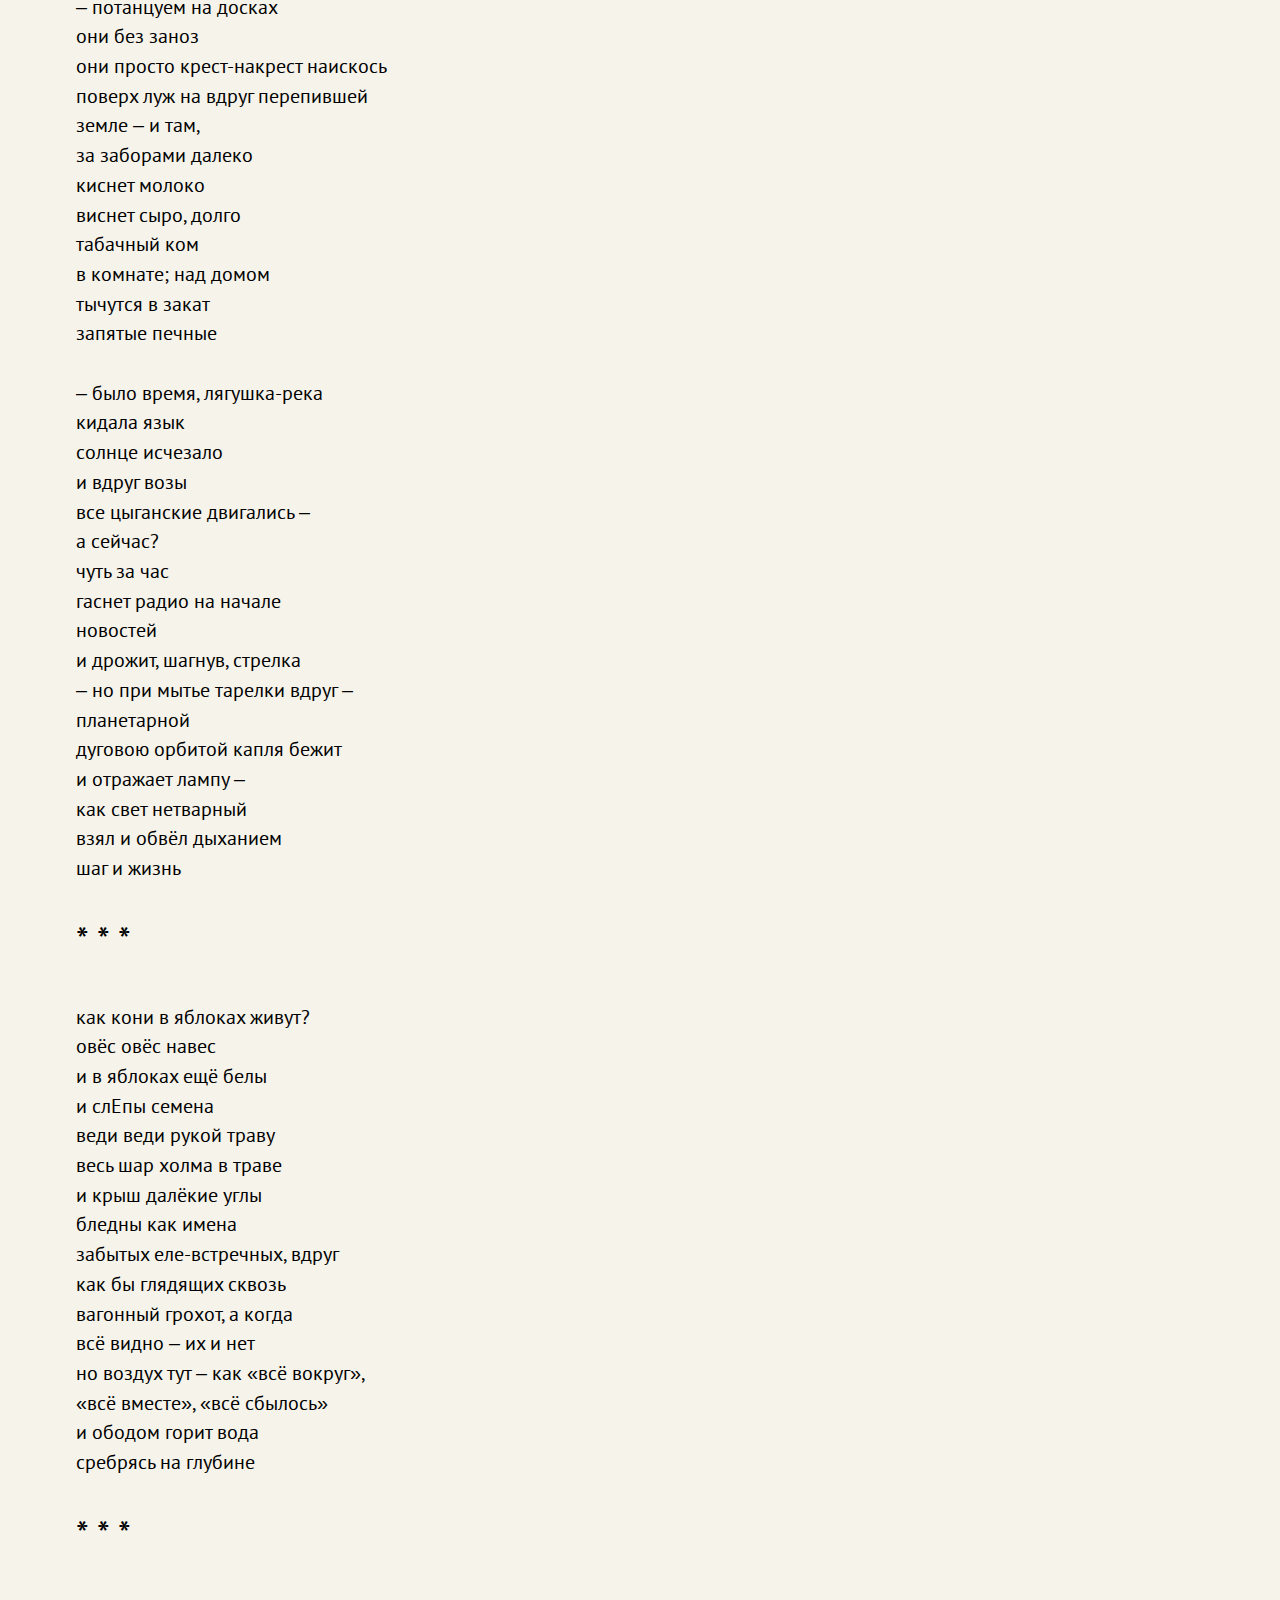
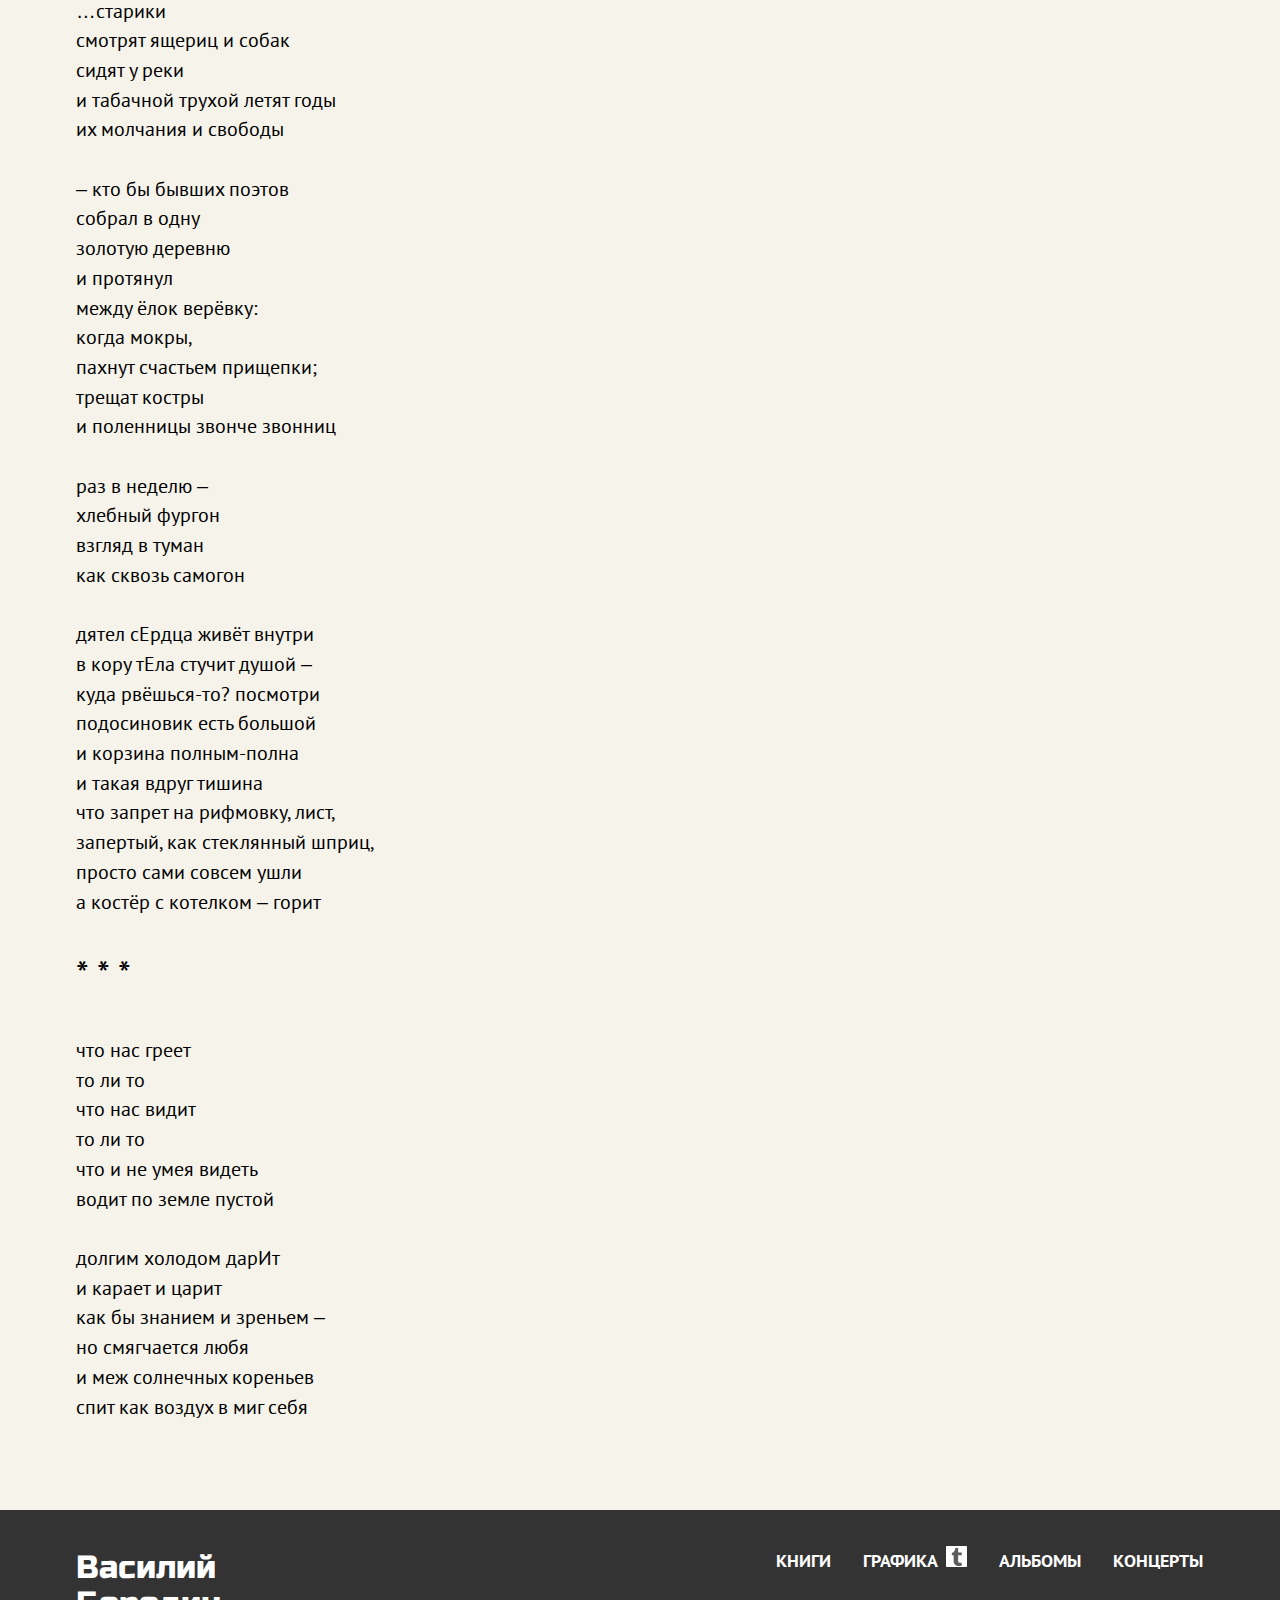
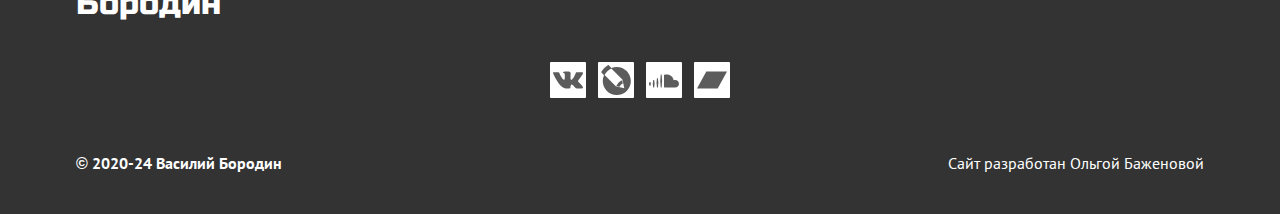
<file: poems-part-2.html>
<!DOCTYPE html><html lang="ru"><head><meta charset="utf-8"><meta name="viewport" content="width=device-width,initial-scale=1"><meta http-equiv="X-UA-Compatible" content="ie=edge"><title>Василий Бородин — Стихи: часть вторая</title><meta name="description" content="Василий Бородин. Стихи 2005-2020 гг.: часть вторая."><link rel="preload" fetchpriority="high" href="fonts/russoone.woff2" as="font" type="font/woff2" crossorigin=""><link rel="preload" fetchpriority="high" href="fonts/ptsans.woff2" as="font" type="font/woff2" crossorigin=""><link rel="manifest" href="manifest.webmanifest"><link rel="icon" href="img/favicon-16.png" sizes="16x16" type="image/png"><link rel="icon" href="img/favicon-32.png" sizes="32x32" type="image/png"><link rel="icon" href="img/favicon-64.png" sizes="64x64" type="image/png"><link rel="apple-touch-icon" href="apple-touch-icon.png" sizes="180x180" type="image/png"><link rel="stylesheet" href="css/style.min.css"></head><body class="flex-page"><div style="display:none"><svg xmlns="http://www.w3.org/2000/svg" xmlns:xlink="http://www.w3.org/1999/xlink"><symbol id="icon-archive-play" viewBox="0 0 240 240"><path d="M62.8,199.5c-1,0.8-2.4,0.6-3.3-0.4c-0.4-0.5-0.6-1.1-0.5-1.8V42.6c-0.2-1.3,0.7-2.4,1.9-2.6c0.7-0.1,1.3,0.1,1.9,0.4l154.7,77.7c2.1,1.1,2.1,2.8,0,3.8L62.8,199.5z"></path></symbol><symbol id="icon-bandcamp" viewBox="0 0 24 24"><path d="M0 18.75l7.437-13.5H24l-7.438 13.5H0z"></path></symbol><symbol id="icon-camera" viewBox="0 0 32 32"><path d="M30 27l-6-5v5a2 2 0 0 1-2 2H2a2 2 0 0 1-2-2V10a2 2 0 0 1 2-2h7.698L6.74 4H1a1 1 0 1 1 0-2h6a1 1 0 0 1 1 1l4.072 5H22a2 2 0 0 1 2 2v5l6-6a2 2 0 0 1 2 2v14c0 1.104-.771 2-2 2zm-9-17h-6a1 1 0 1 0 0 2h6a1 1 0 1 0 0-2z"></path></symbol><symbol id="icon-facebook" viewBox="0 0 32 32"><path d="M19 6h5v-6h-5c-3.86 0-7 3.14-7 7v3h-4v6h4v16h6v-16h5l1-6h-6v-3c0-0.542 0.458-1 1-1z"></path></symbol><symbol id="icon-livejournal" viewBox="0 0 305 305"><path d="M160.662 19.47c-18.934 0-37.323 3.668-54.693 10.881L76.353.732a2.501 2.501 0 0 0-3.082-.359C44.436 18.201 19.773 42.865 1.947 71.699a2.499 2.499 0 0 0 .358 3.082l28.39 28.383c-8.491 18.637-12.808 38.5-12.808 59.074C17.887 240.957 81.936 305 160.662 305c78.721 0 142.765-64.043 142.765-142.762 0-78.723-64.044-142.768-142.765-142.768zm56.563 129.194l9.943 42.082 9.543 44.395-44.337-9.533-42.055-9.893L36.712 102.111c14.252-29.338 38.339-52.619 68.114-65.832l112.399 112.385z"></path><path d="M221.76 187.396l-7.522-33.023c-25.891 11.889-46.404 32.402-58.283 58.295l33.023 7.52c7.011-14.023 18.769-25.778 32.782-32.792z"></path></symbol><symbol id="icon-music" viewBox="0 0 24 24"><path d="M17.016 6h4.969v2.016h-3v9c0 1.641-1.359 3-3 3s-3-1.359-3-3 1.359-3 3-3c.328 0 .703.094 1.031.188V6.001zM3 15.984v-1.969h8.016v1.969H3zm12-6V12H3V9.984h12zM15 6v2.016H3V6h12z"></path></symbol><symbol id="icon-soundcloud" viewBox="0 0 32 32"><path d="M27.874 16.069c-0.565 0-1.105 0.11-1.596 0.308-0.328-3.574-3.447-6.377-7.25-6.377-0.931 0-1.834 0.176-2.635 0.474-0.311 0.116-0.393 0.235-0.393 0.466v12.585c0 0.243 0.195 0.445 0.441 0.469 0.011 0.001 11.36 0.007 11.434 0.007 2.278 0 4.125-1.776 4.125-3.965s-1.848-3.966-4.126-3.966zM12.5 24h1l0.5-7.007-0.5-6.993h-1l-0.5 6.993zM9.5 24h-1l-0.5-5.086 0.5-4.914h1l0.5 5zM4.5 24h1l0.5-4-0.5-4h-1l-0.5 4zM0.5 22h1l0.5-2-0.5-2h-1l-0.5 2z"></path></symbol><symbol id="icon-tumblr" viewBox="0 0 24 24"><path d="M14.563 24c-5.093 0-7.031-3.756-7.031-6.411V9.747H5.116V6.648c3.63-1.313 4.512-4.596 4.71-6.469C9.84.051 9.941 0 9.999 0h3.517v6.114h4.801v3.633h-4.82v7.47c.016 1.001.375 2.371 2.207 2.371h.09c.631-.02 1.486-.205 1.936-.419l1.156 3.425c-.436.636-2.4 1.374-4.156 1.404h-.178l.011.002z"></path></symbol><symbol id="icon-vkontakte" viewBox="0 0 24 24"><path d="M11.701 18.771h1.437s.433-.047.654-.284c.21-.221.21-.63.21-.63s-.031-1.927.869-2.21c.887-.281 2.012 1.86 3.211 2.683.916.629 1.605.494 1.605.494l3.211-.044s1.682-.105.887-1.426c-.061-.105-.451-.975-2.371-2.76-2.012-1.861-1.742-1.561.676-4.787 1.469-1.965 2.07-3.166 1.875-3.676-.166-.48-1.26-.361-1.26-.361l-3.602.031s-.27-.031-.465.09c-.195.119-.314.391-.314.391s-.572 1.529-1.336 2.82c-1.623 2.729-2.268 2.879-2.523 2.699-.604-.391-.449-1.58-.449-2.432 0-2.641.404-3.75-.781-4.035-.39-.091-.681-.15-1.685-.166-1.29-.014-2.378.01-2.995.311-.405.203-.72.652-.539.675.24.03.779.146 1.064.537.375.506.359 1.636.359 1.636s.211 3.116-.494 3.503c-.495.262-1.155-.28-2.595-2.756-.735-1.26-1.291-2.67-1.291-2.67s-.105-.256-.299-.406c-.227-.165-.557-.225-.557-.225l-3.435.03s-.51.016-.689.24c-.166.195-.016.615-.016.615s2.686 6.287 5.732 9.453c2.79 2.902 5.956 2.715 5.956 2.715l-.05-.055z"></path></symbol><symbol id="icon-youtube-button" viewBox="0 0 68 48"><path d="M66.52,7.74c-0.78-2.93-2.49-5.41-5.42-6.19C55.79,.13,34,0,34,0S12.21,.13,6.9,1.55 C3.97,2.33,2.27,4.81,1.48,7.74C0.06,13.05,0,24,0,24s0.06,10.95,1.48,16.26c0.78,2.93,2.49,5.41,5.42,6.19 C12.21,47.87,34,48,34,48s21.79-0.13,27.1-1.55c2.93-0.78,4.64-3.26,5.42-6.19C67.94,34.95,68,24,68,24S67.94,13.05,66.52,7.74z"></path><path fill="#ffffff" fill-opacity="1" d="M 45,24 27,14 27,34"></path></symbol></svg></div><header class="page-header"><nav class="main-nav main-nav--nojs" aria-label="Основная навигация"><a class="main-nav__logo logo logo--main-nav" href="index.html"><span class="logo__inner">Ва&#173;си&#173;лий<br>Бо&#173;ро&#173;дин</span> <span class="visually-hidden">: на главную страницу</span> </a><button class="main-nav__toggle" type="button"><span class="visually-hidden">Меню</span> <span class="main-nav__icon-bar"></span></button><ul class="main-nav__list site-list" role="list"><li class="site-list__item"><a class="site-list__link" href="poems-part-1.html" aria-label="Страница первая. Стихи: часть первая">I <span class="site-list__description">Стихи<span class="visually-hidden">: часть первая</span></span></a></li><li class="site-list__item site-list__item--current"><a class="site-list__link"><span aria-hidden="true">II </span><span class="visually-hidden">(Страница вторая). </span><span class="site-list__description">Стихи <span class="visually-hidden">: часть вторая</span></span></a></li><li class="site-list__item"><a class="site-list__link" href="poems-part-3.html" aria-label="Страница третья. Стихи: часть третья">III <span class="site-list__description">Стихи<span class="visually-hidden">: часть третья</span></span></a></li><li class="site-list__item"><a class="site-list__link" href="poems-part-4.html" aria-label="Страница четвертая. Стихи: часть четвертая">IV <span class="site-list__description">Стихи<span class="visually-hidden">: часть четвертая</span></span></a></li><li class="site-list__item"><a class="site-list__link" href="poems-part-5.html" aria-label="Страница пятая. Стихи: часть пятая">V <span class="site-list__description">Стихи<span class="visually-hidden">: часть пятая</span></span></a></li><li class="site-list__item"><a class="site-list__link" href="lyrics.html" aria-label="Страница шестая. Песни">VI <span class="site-list__description">Песни</span></a></li><li class="site-list__item"><a class="site-list__link" href="libretto.html" aria-label="Страница седьмая. Пьеса «Машенька»">VII <span class="site-list__description">Пьеса</span></a></li></ul></nav></header><main class="page-main"><h1 class="page-title page-title--inner-page"><span class="page-title__number"><span aria-hidden="true">II </span><span class="visually-hidden">(Страница вторая). </span></span>Стихи 2005‑2020<span class="visually-hidden">: часть вторая</span></h1><div class="texts"><ul class="texts__list" role="list"><li class="texts__item"><h2 class="asterisks" id="poem-1">* * * <span class="visually-hidden">(«листок сухой ребрист борзой...»)</span></h2><p class="lines">листок сухой ребрист борзой<br>и падает стуча<br>и вот глядеть на него час<br>и следующий час</p><p class="lines">а вся земля – из карих слёз<br>на зябнущем свету<br>и след витой от двух колёс<br>весь мимо на лету</p><p class="lines">а там для новых – дуговых –<br>черт ветра спят поля<br>сквозными нитями травы<br>дыша и шевеля</p></li><li class="texts__item"><h2 class="asterisks" id="poem-2">* * * <span class="visually-hidden">(«на чае синий день темней...»)</span></h2><p class="lines">на чае синий день темней,<br>и гуще пьёшь его: горяч,<br>он состоит из прежних дней<br>и ими же тяжёл и зряч,<br>как внутренний любой огонь,<br>качнувшийся не опалить,<br>а греть ночным костром ладонь<br>и о лице молчать и длить</p></li><li class="texts__item"><h2 class="asterisks" id="poem-3">* * * <span class="visually-hidden">(«чтО растопка печная – трещины бересты...»)</span></h2><p class="lines">чтО растопка печная – трещины бересты<br>в дождевых доспехах вернуться – а спички где?<br>керосиновой лампы колпак орёт<br>и ни слов ни глаз<br>а печного огня нос бычий тАк дует дому:<br>«я твой сквозь-время-паровоз<br>я твой час»</p></li><li class="texts__item"><h2 class="asterisks" id="poem-4">* * * <span class="visually-hidden">(«бесстрашному безоблачному ряду...»)</span></h2><p class="lines">бесстрашному безоблачному ряду<br>древесных снов дневных под рождество<br>ни клочьев речевых о нём не надо<br>ни солнца в них, и вертит головой<br>средина дня, как бы последней скукой<br>вдруг впрыгивая в просто-тишины<br>и взвесившую всё большую руку<br>и мы её и видим и видны</p></li><li class="texts__item"><h2 class="asterisks" id="poem-5">* * * <span class="visually-hidden">(«посеяв гусениц в синицу...»)</span></h2><p class="lines">посеяв гусениц в синицу<br>свернулся первородный грех<br>сытою кошкой, но ресницы<br>поднимешь – и на миг на всех<br>шарах листвы и пирамидах<br>тот острый свет довременнОй<br>где ни опоры, ни обиды<br>и всё – как чайный пар в окно</p></li><li class="texts__item"><h2 class="asterisks" id="poem-6">* * * <span class="visually-hidden">(«уныть уныть унытьуныть...»)</span></h2><p class="lines">уныть уныть унытьуныть<br>унытьунытьуныть теряя<br>смысл – как бы вытянуться в нить<br>круги пустые повторяя<br>каракулями на столе<br>не оживая, оживая<br>а утром первый снег к земле<br>прибит дождём – и счастлив, слеп<br>на ветках, машущих трамваю</p></li><li class="texts__item"><h2 class="asterisks" id="poem-7">* * * <span class="visually-hidden">(«так или тихая дорога...»)</span></h2><p class="lines">так или тихая дорога<br>и рада холоду немного<br>и ветка падает в траву<br>а та ей: мы река и лодка<br>и ночь на дождевом плаву</p><p class="lines">или простор предснА – как лоб; кАк<br>щурится комната на том<br>краю беспроводном, поводит<br>луною сна, и солнце в дом<br>идёт ужЕ и переходит</p><p class="lines">с материка на материк<br>с такой чертёжною свободой<br>как книга падает: «живи» –<br>как предбытийный черновик<br>исчез, как снегом сел на воду</p></li><li class="texts__item"><h2 class="asterisks" id="poem-8">* * * <span class="visually-hidden">(«словА, умнейших вам соседств!..»)</span></h2><p class="lines">словА, умнейших вам соседств!<br>от отчих гнёзд пора к звездАм<br>в пустой застольный огнь беседств,<br>к счастливым зимним поездам<br>о! вся – в пробОи сЕрдца речь<br>дорожная: ту-тук-ту-ту:<br>как нить-стрела растить-беречь<br>летит – и спит на всём лету</p></li><li class="texts__item"><h2 class="asterisks" id="poem-9">* * * <span class="visually-hidden">(«и не ветер – огромный ветер...»)</span></h2><p class="lines">и не ветер – огромный ветер<br>против шерсти земли<br>земля рыжая земля вечер<br>шли<br>прошли<br>часть пути<br>и ещё идти</p><p class="lines">а земля отпускает ветер выгнуться небом<br>или – нет, не погладить, а один раз провести<br>по ноябрьской шерсти земли<br>пока все не видят</p></li><li class="texts__item"><h2 class="asterisks" id="poem-10">* * * <span class="visually-hidden">(«видишь, они невидимы, они там...»)</span></h2><p class="lines">видишь, они невидимы, они там<br>и не страшны, и ходят не приближаясь –<br>мусорных тЕни птиц по пустым кустам;<br>«жизнь,<br>где твоя жалость»</p><p class="lines">видишь, к разрыву туч повело крыло<br>серого зимовавшего целлофана<br>в ветках, и все дорОги лежат светло,<br>и<br>идти – рано</p></li><li class="texts__item"><h2 class="asterisks" id="poem-11">* * * <span class="visually-hidden">(«было время великое...»)</span></h2><p class="lines">«было время великое<br>стало плоское»<br>– потанцуем на досках<br>они без заноз<br>они просто крест-накрест наискось<br>поверх луж на вдруг перепившей<br>земле – и там,<br>за заборами далеко<br>киснет молоко<br>виснет сыро, долго<br>табачный ком<br>в комнате; над домом<br>тычутся в закат<br>запятые печные</p><p class="lines">– было время, лягушка-река<br>кидала язык<br>солнце исчезало<br>и вдруг возы<br>все цыганские двигались –<br>а сейчас?<br>чуть за час<br>гаснет радио на начале<br>новостей<br>и дрожит, шагнув, стрелка<br>– но при мытье тарелки вдруг –<br>планетарной<br>дуговою орбитой капля бежит<br>и отражает лампу –<br>как свет нетварный<br>взял и обвёл дыханием<br>шаг и жизнь</p></li><li class="texts__item"><h2 class="asterisks" id="poem-12">* * * <span class="visually-hidden">(«как кони в яблоках живут?..»)</span></h2><p class="lines">как кони в яблоках живут?<br>овёс овёс навес<br>и в яблоках ещё белы<br>и слЕпы семена<br>веди веди рукой траву<br>весь шар холма в траве<br>и крыш далёкие углы<br>бледны как имена<br>забытых еле-встречных, вдруг<br>как бы глядящих сквозь<br>вагонный грохот, а когда<br>всё видно – их и нет<br>но воздух тут – как «всё вокруг»,<br>«всё вместе», «всё сбылось»<br>и ободом горит вода<br>сребрясь на глубине</p></li><li class="texts__item"><h2 class="asterisks" id="poem-13">* * * <span class="visually-hidden">(«...старики...»)</span></h2><p class="lines">…старики<br>смотрят ящериц и собак<br>сидят у реки<br>и табачной трухой летят годы<br>их молчания и свободы</p><p class="lines">– кто бы бывших поэтов<br>собрал в одну<br>золотую деревню<br>и протянул<br>между ёлок верёвку:<br>когда мокры,<br>пахнут счастьем прищепки;<br>трещат костры<br>и поленницы звонче звонниц</p><p class="lines">раз в неделю –<br>хлебный фургон<br>взгляд в туман<br>как сквозь самогон</p><p class="lines">дятел сЕрдца живёт внутри<br>в кору тЕла стучит душой –<br>куда рвёшься-то? посмотри<br>подосиновик есть большой<br>и корзина полным-полна<br>и такая вдруг тишина<br>что запрет на рифмовку, лист,<br>запертый, как стеклянный шприц,<br>просто сами совсем ушли<br>а костёр с котелком – горит</p></li><li class="texts__item"><h2 class="asterisks" id="poem-14">* * * <span class="visually-hidden">(«что нас греет...»)</span></h2><p class="lines">что нас греет<br>то ли то<br>что нас видит<br>то ли то<br>что и не умея видеть<br>водит по земле пустой</p><p class="lines">долгим холодом дарИт<br>и карает и царит<br>как бы знанием и зреньем –<br>но смягчается любя<br>и меж солнечных кореньев<br>спит как воздух в миг себя</p></li></ul><nav class="texts__nav page-nav" aria-labelledby="page-nav__title"><h2 class="page-nav__title" id="page-nav__title">на этой странице:</h2><ul class="page-nav__list" role="list"><li class="page-nav__item"><a class="page-nav__link" href="#poem-1">«листок сухой ребрист борзой...»</a></li><li class="page-nav__item"><a class="page-nav__link" href="#poem-2">«на чае синий день темней...»</a></li><li class="page-nav__item"><a class="page-nav__link" href="#poem-3">«чтО растопка печная – трещины бересты...»</a></li><li class="page-nav__item"><a class="page-nav__link" href="#poem-4">«бесстрашному безоблачному ряду...»</a></li><li class="page-nav__item"><a class="page-nav__link" href="#poem-5">«посеяв гусениц в синицу...»</a></li><li class="page-nav__item"><a class="page-nav__link" href="#poem-6">«уныть уныть унытьуныть...»</a></li><li class="page-nav__item"><a class="page-nav__link" href="#poem-7">«так или тихая дорога...»</a></li><li class="page-nav__item"><a class="page-nav__link" href="#poem-8">«словА, умнейших вам соседств!..»</a></li><li class="page-nav__item"><a class="page-nav__link" href="#poem-9">«и не ветер – огромный ветер...»</a></li><li class="page-nav__item"><a class="page-nav__link" href="#poem-10">«видишь, они невидимы, они там...»</a></li><li class="page-nav__item"><a class="page-nav__link" href="#poem-11">«"было время великое..."»</a></li><li class="page-nav__item"><a class="page-nav__link" href="#poem-12">«как кони в яблоках живут?..»</a></li><li class="page-nav__item"><a class="page-nav__link" href="#poem-13">«...старики...»</a></li><li class="page-nav__item"><a class="page-nav__link" href="#poem-14">«что нас греет...»</a></li></ul></nav></div><button class="up-down" type="button"><span class="visually-hidden">Вернуться наверх</span> <span class="visually-hidden">Вернуться вниз</span></button></main><footer class="page-footer"><div class="page-footer__wrapper wrapper"><a class="page-footer__logo logo logo--footer" href="index.html"><span class="logo__inner">Ва&#173;си&#173;лий<br>Бо&#173;ро&#173;дин</span> <span class="visually-hidden">: на главную страницу</span></a><ul class="page-footer__edition-list edition-list" role="list"><li class="edition-list__item"><a class="edition-list__link" href="books.html">Книги</a></li><li class="edition-list__item"><a class="edition-list__link edition-list__link--external" href="https://vassily-borodin-blog.tumblr.com/" rel="noopener noreferrer" target="_blank" aria-label="Графика: открыть Tumblr"><span class="edition-list__name">Графика</span> <span class="edition-list__icon-wrapper"><svg class="edition-list__icon" width="18" height="18" aria-hidden="true" focusable="false"><use xlink:href="#icon-tumblr"></use></svg></span></a></li><li class="edition-list__item"><a class="edition-list__link" href="albums.html">Альбомы</a></li><li class="edition-list__item"><a class="edition-list__link" href="concerts.html">Концерты</a></li></ul><ul class="page-footer__social social" role="list"><li class="social__item"><a class="social__link" href="https://vk.com/id5403533" rel="noopener noreferrer" target="_blank"><span class="visually-hidden">Вконтакте</span> <svg class="social__icon" width="30" height="30" aria-hidden="true" focusable="false"><use xlink:href="#icon-vkontakte"></use></svg></a></li><li class="social__item"><a class="social__link" href="https://heart-s-growing.livejournal.com" rel="noopener noreferrer" target="_blank"><span class="visually-hidden" lang="en">Livejournal</span> <svg class="social__icon" width="30" height="30" aria-hidden="true" focusable="false"><use xlink:href="#icon-livejournal"></use></svg></a></li><li class="social__item"><a class="social__link" href="https://soundcloud.com/vassia-borodin" rel="noopener noreferrer" target="_blank"><span class="visually-hidden" lang="en">Soundcloud</span> <svg class="social__icon" width="30" height="30" aria-hidden="true" focusable="false"><use xlink:href="#icon-soundcloud"></use></svg></a></li><li class="social__item"><a class="social__link" href="https://vassilyborodin.bandcamp.com" rel="noopener noreferrer" target="_blank"><span class="visually-hidden" lang="en">Bandcamp</span> <svg class="social__icon" width="30" height="30" aria-hidden="true" focusable="false"><use xlink:href="#icon-bandcamp"></use></svg></a></li></ul><p class="page-footer__copyright copyright">© 2020-24 Василий Бородин</p><address class="page-footer__developed developed"><span class="developed__text">Сайт разработан </span><a class="developed__link">Ольгой Баженовой</a></address></div></footer><script src="js/nav.min.js"></script><script src="js/up-down.min.js"></script></body></html>
</file>
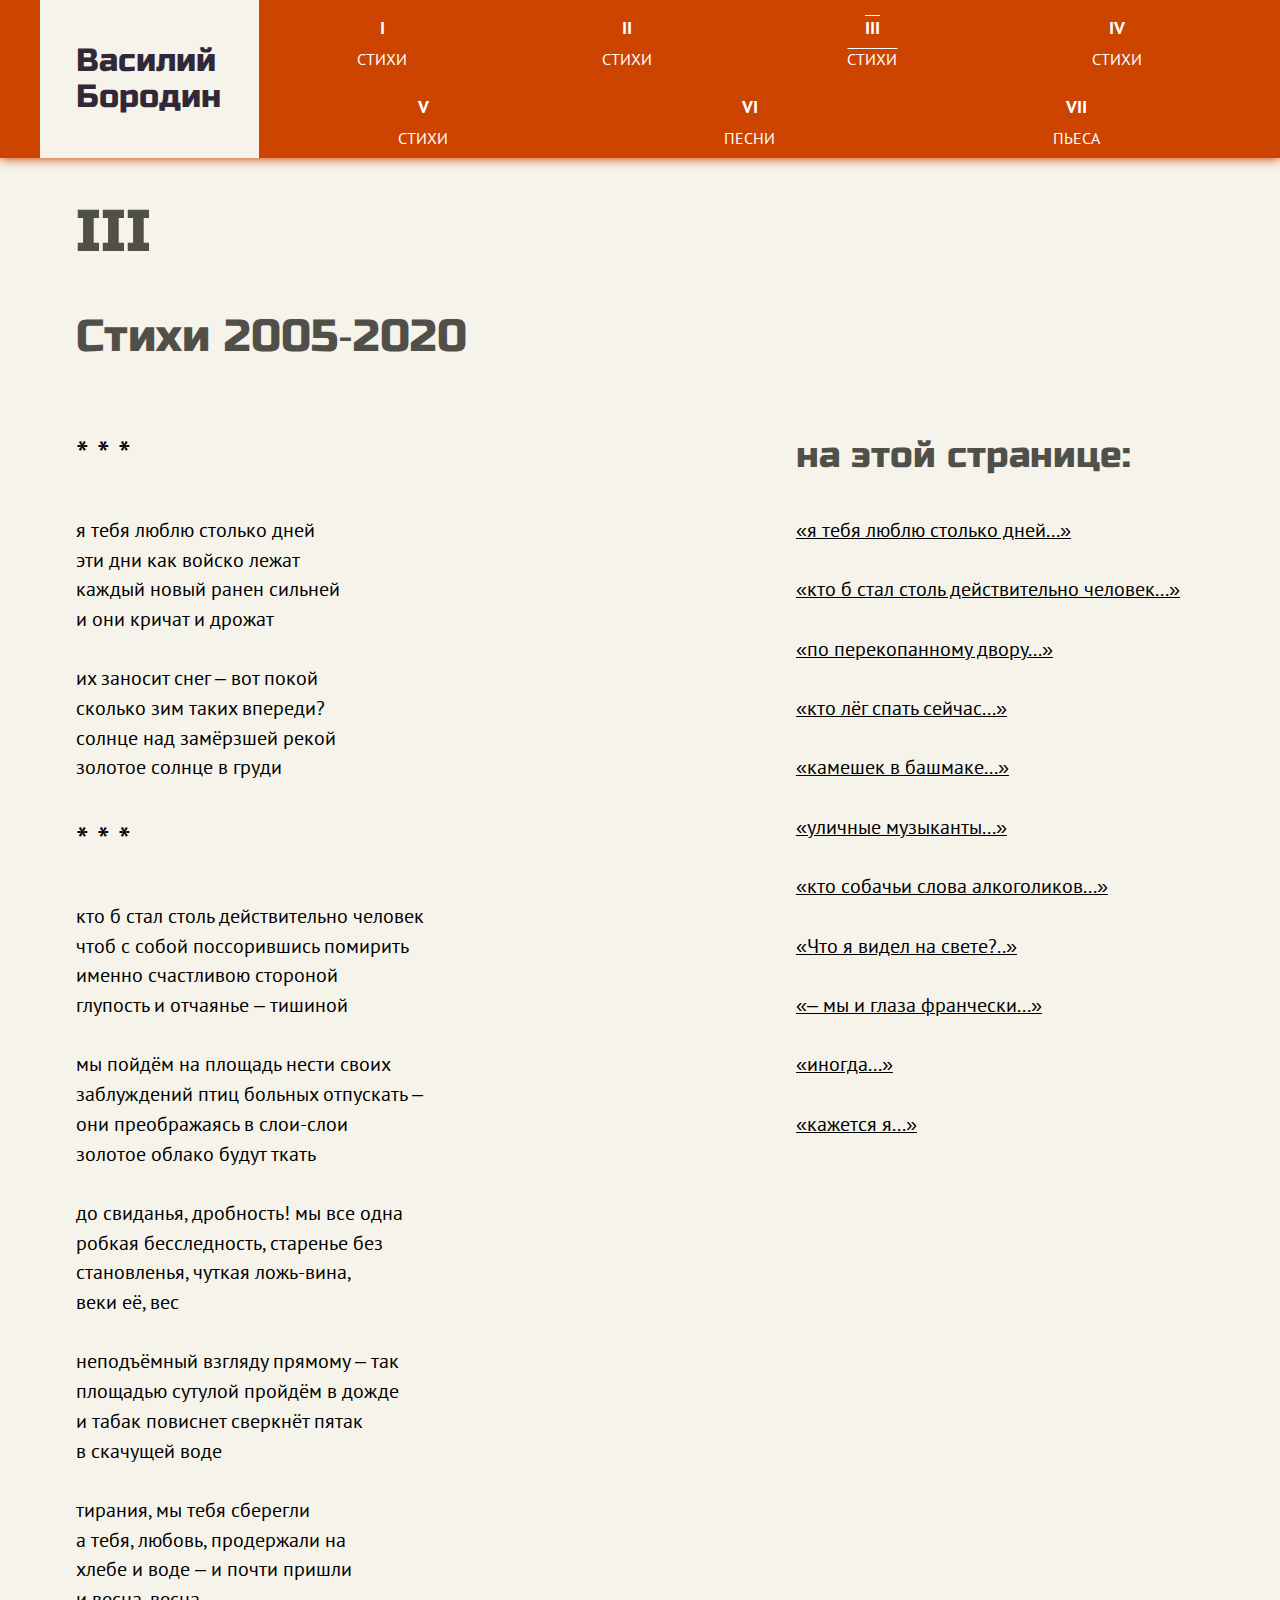
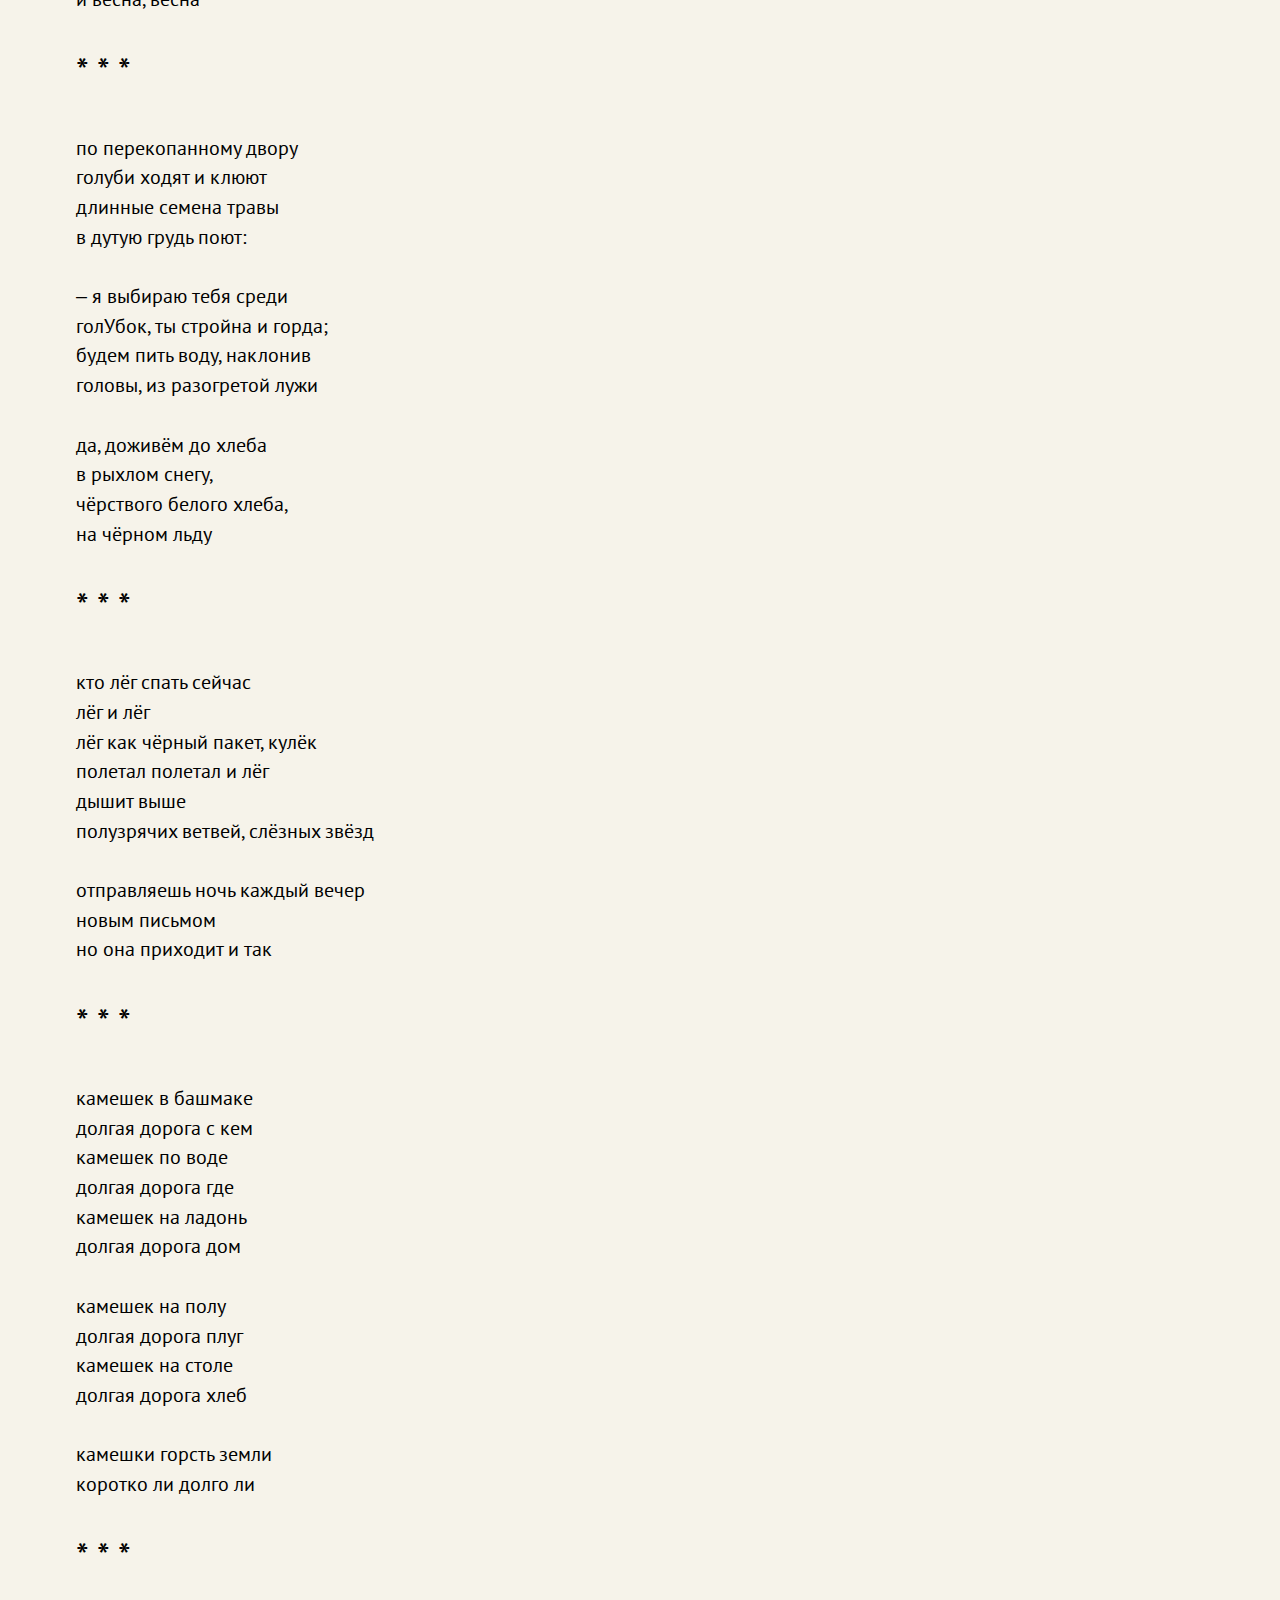
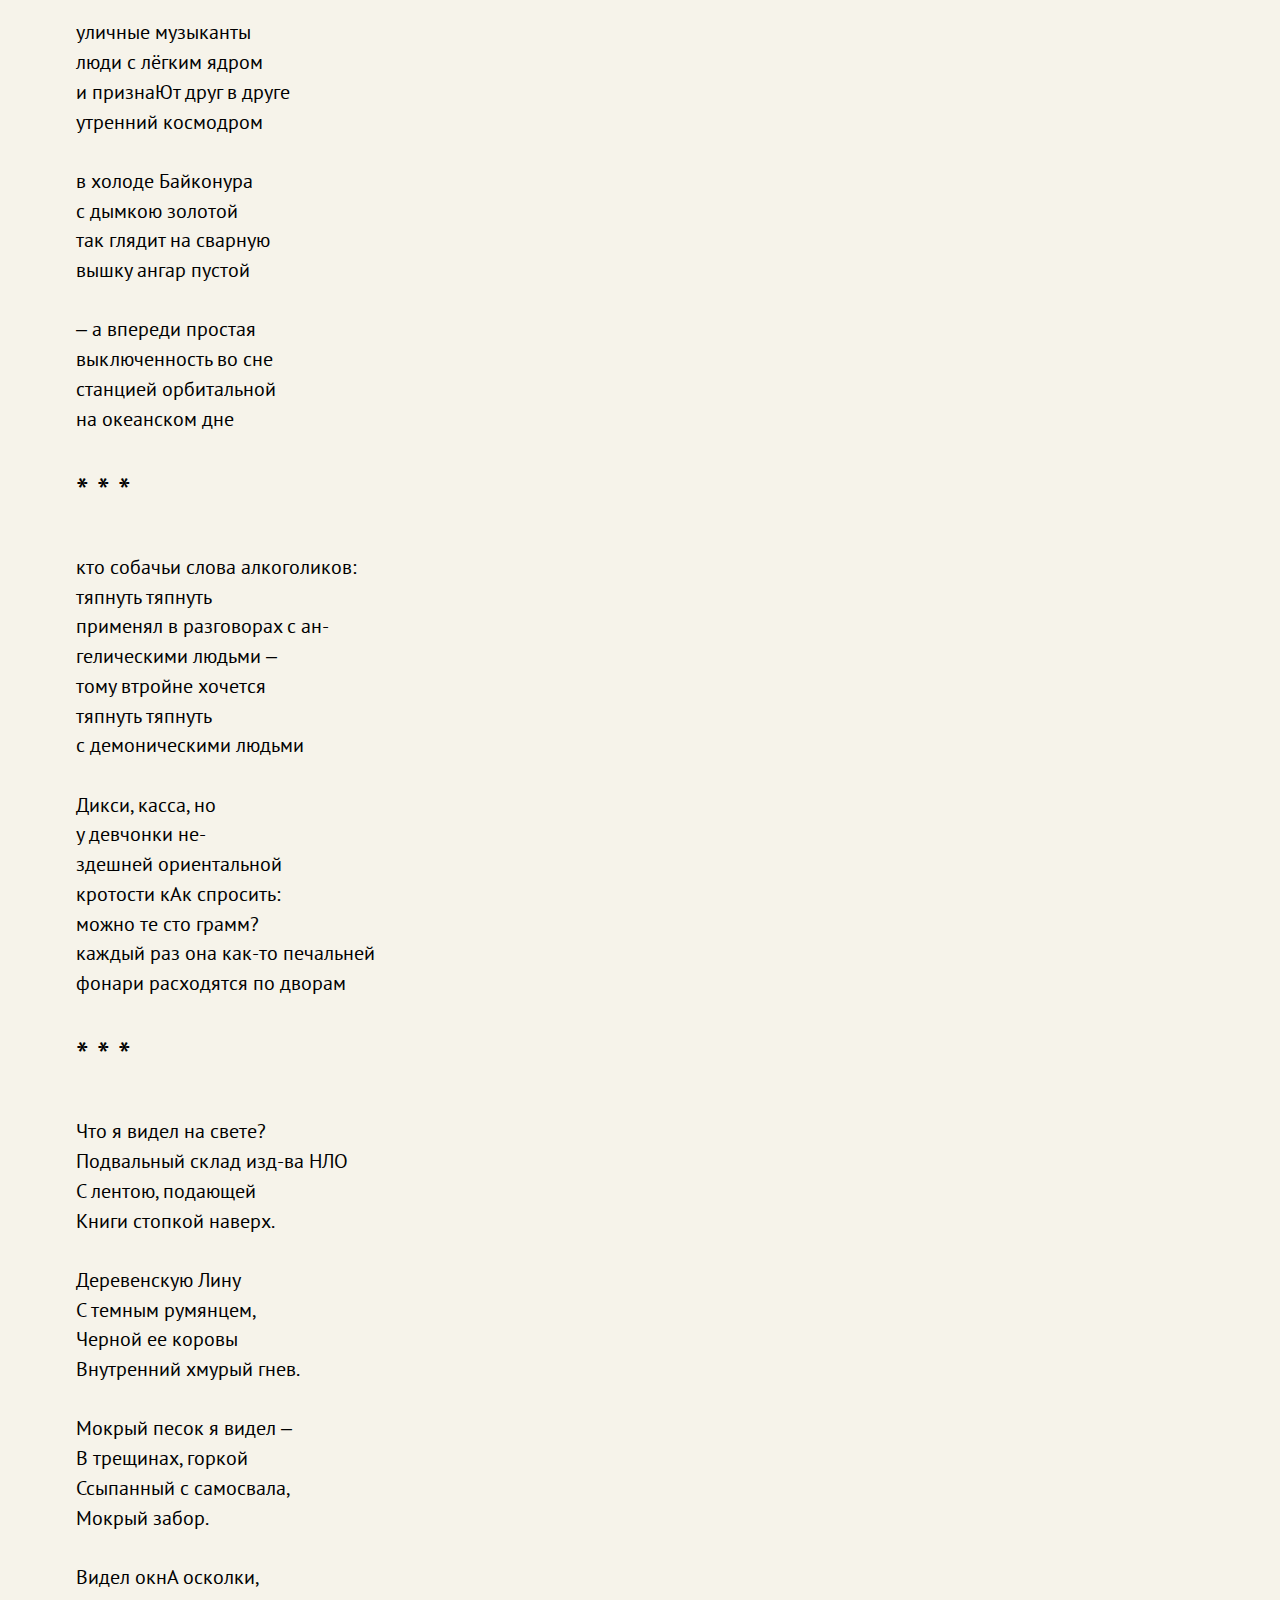
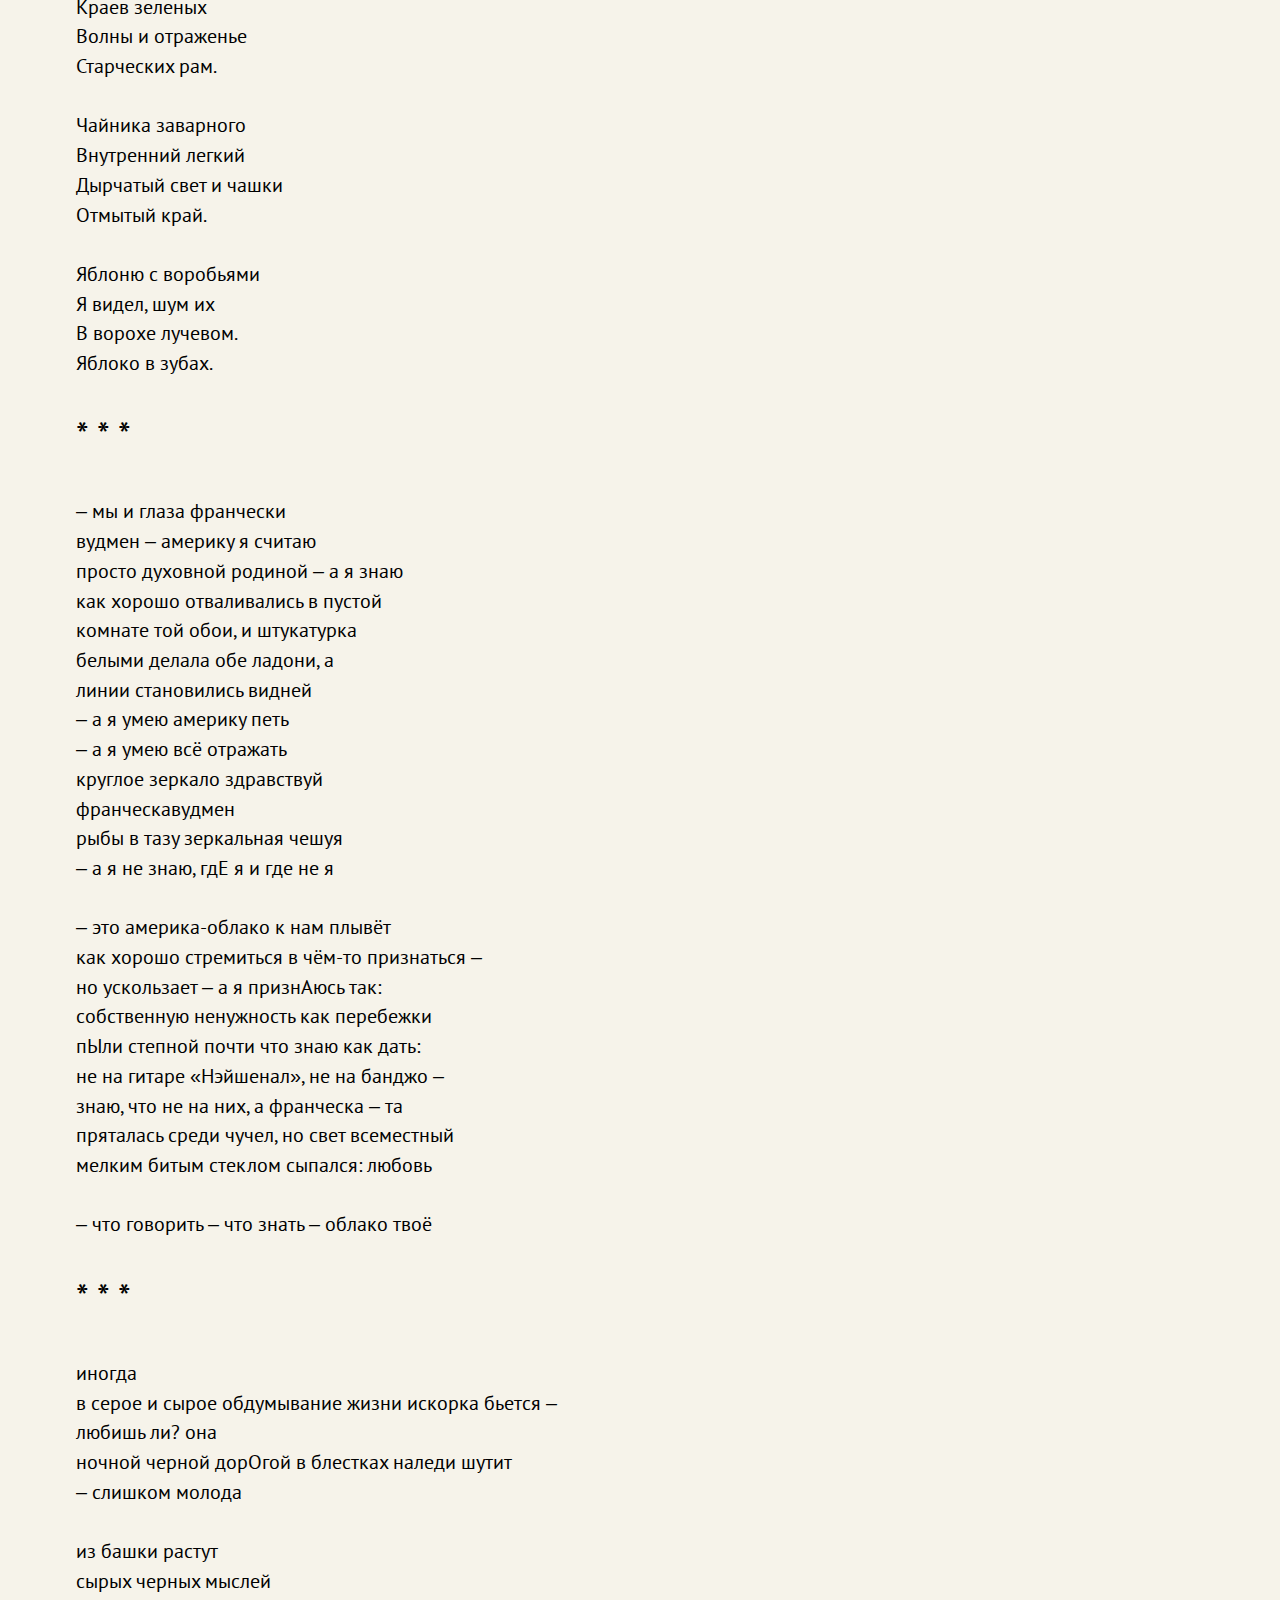
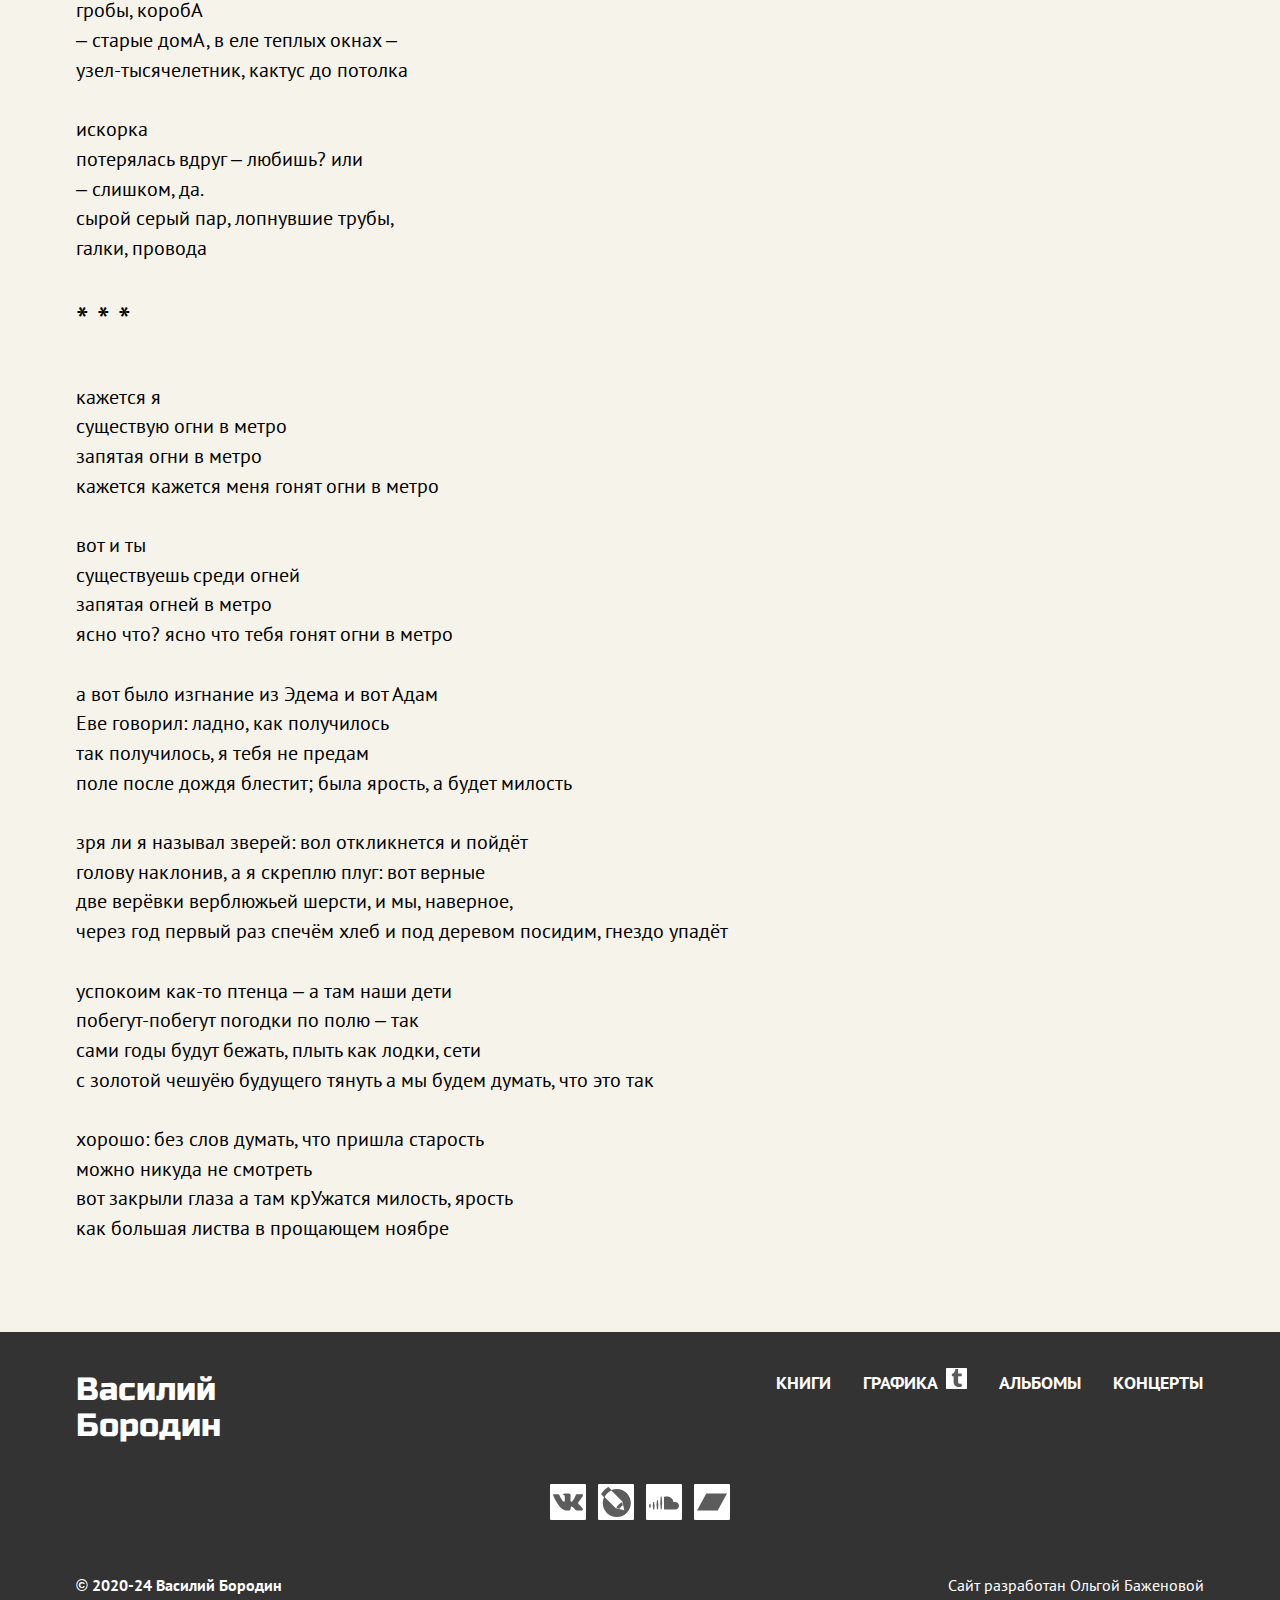
<file: poems-part-3.html>
<!DOCTYPE html><html lang="ru"><head><meta charset="utf-8"><meta name="viewport" content="width=device-width,initial-scale=1"><meta http-equiv="X-UA-Compatible" content="ie=edge"><title>Василий Бородин — Стихи: часть третья</title><meta name="description" content="Василий Бородин. Стихи 2005-2020 гг.: часть третья."><link rel="preload" fetchpriority="high" href="fonts/russoone.woff2" as="font" type="font/woff2" crossorigin=""><link rel="preload" fetchpriority="high" href="fonts/ptsans.woff2" as="font" type="font/woff2" crossorigin=""><link rel="manifest" href="manifest.webmanifest"><link rel="icon" href="img/favicon-16.png" sizes="16x16" type="image/png"><link rel="icon" href="img/favicon-32.png" sizes="32x32" type="image/png"><link rel="icon" href="img/favicon-64.png" sizes="64x64" type="image/png"><link rel="apple-touch-icon" href="apple-touch-icon.png" sizes="180x180" type="image/png"><link rel="stylesheet" href="css/style.min.css"></head><body class="flex-page"><div style="display:none"><svg xmlns="http://www.w3.org/2000/svg" xmlns:xlink="http://www.w3.org/1999/xlink"><symbol id="icon-archive-play" viewBox="0 0 240 240"><path d="M62.8,199.5c-1,0.8-2.4,0.6-3.3-0.4c-0.4-0.5-0.6-1.1-0.5-1.8V42.6c-0.2-1.3,0.7-2.4,1.9-2.6c0.7-0.1,1.3,0.1,1.9,0.4l154.7,77.7c2.1,1.1,2.1,2.8,0,3.8L62.8,199.5z"></path></symbol><symbol id="icon-bandcamp" viewBox="0 0 24 24"><path d="M0 18.75l7.437-13.5H24l-7.438 13.5H0z"></path></symbol><symbol id="icon-camera" viewBox="0 0 32 32"><path d="M30 27l-6-5v5a2 2 0 0 1-2 2H2a2 2 0 0 1-2-2V10a2 2 0 0 1 2-2h7.698L6.74 4H1a1 1 0 1 1 0-2h6a1 1 0 0 1 1 1l4.072 5H22a2 2 0 0 1 2 2v5l6-6a2 2 0 0 1 2 2v14c0 1.104-.771 2-2 2zm-9-17h-6a1 1 0 1 0 0 2h6a1 1 0 1 0 0-2z"></path></symbol><symbol id="icon-facebook" viewBox="0 0 32 32"><path d="M19 6h5v-6h-5c-3.86 0-7 3.14-7 7v3h-4v6h4v16h6v-16h5l1-6h-6v-3c0-0.542 0.458-1 1-1z"></path></symbol><symbol id="icon-livejournal" viewBox="0 0 305 305"><path d="M160.662 19.47c-18.934 0-37.323 3.668-54.693 10.881L76.353.732a2.501 2.501 0 0 0-3.082-.359C44.436 18.201 19.773 42.865 1.947 71.699a2.499 2.499 0 0 0 .358 3.082l28.39 28.383c-8.491 18.637-12.808 38.5-12.808 59.074C17.887 240.957 81.936 305 160.662 305c78.721 0 142.765-64.043 142.765-142.762 0-78.723-64.044-142.768-142.765-142.768zm56.563 129.194l9.943 42.082 9.543 44.395-44.337-9.533-42.055-9.893L36.712 102.111c14.252-29.338 38.339-52.619 68.114-65.832l112.399 112.385z"></path><path d="M221.76 187.396l-7.522-33.023c-25.891 11.889-46.404 32.402-58.283 58.295l33.023 7.52c7.011-14.023 18.769-25.778 32.782-32.792z"></path></symbol><symbol id="icon-music" viewBox="0 0 24 24"><path d="M17.016 6h4.969v2.016h-3v9c0 1.641-1.359 3-3 3s-3-1.359-3-3 1.359-3 3-3c.328 0 .703.094 1.031.188V6.001zM3 15.984v-1.969h8.016v1.969H3zm12-6V12H3V9.984h12zM15 6v2.016H3V6h12z"></path></symbol><symbol id="icon-soundcloud" viewBox="0 0 32 32"><path d="M27.874 16.069c-0.565 0-1.105 0.11-1.596 0.308-0.328-3.574-3.447-6.377-7.25-6.377-0.931 0-1.834 0.176-2.635 0.474-0.311 0.116-0.393 0.235-0.393 0.466v12.585c0 0.243 0.195 0.445 0.441 0.469 0.011 0.001 11.36 0.007 11.434 0.007 2.278 0 4.125-1.776 4.125-3.965s-1.848-3.966-4.126-3.966zM12.5 24h1l0.5-7.007-0.5-6.993h-1l-0.5 6.993zM9.5 24h-1l-0.5-5.086 0.5-4.914h1l0.5 5zM4.5 24h1l0.5-4-0.5-4h-1l-0.5 4zM0.5 22h1l0.5-2-0.5-2h-1l-0.5 2z"></path></symbol><symbol id="icon-tumblr" viewBox="0 0 24 24"><path d="M14.563 24c-5.093 0-7.031-3.756-7.031-6.411V9.747H5.116V6.648c3.63-1.313 4.512-4.596 4.71-6.469C9.84.051 9.941 0 9.999 0h3.517v6.114h4.801v3.633h-4.82v7.47c.016 1.001.375 2.371 2.207 2.371h.09c.631-.02 1.486-.205 1.936-.419l1.156 3.425c-.436.636-2.4 1.374-4.156 1.404h-.178l.011.002z"></path></symbol><symbol id="icon-vkontakte" viewBox="0 0 24 24"><path d="M11.701 18.771h1.437s.433-.047.654-.284c.21-.221.21-.63.21-.63s-.031-1.927.869-2.21c.887-.281 2.012 1.86 3.211 2.683.916.629 1.605.494 1.605.494l3.211-.044s1.682-.105.887-1.426c-.061-.105-.451-.975-2.371-2.76-2.012-1.861-1.742-1.561.676-4.787 1.469-1.965 2.07-3.166 1.875-3.676-.166-.48-1.26-.361-1.26-.361l-3.602.031s-.27-.031-.465.09c-.195.119-.314.391-.314.391s-.572 1.529-1.336 2.82c-1.623 2.729-2.268 2.879-2.523 2.699-.604-.391-.449-1.58-.449-2.432 0-2.641.404-3.75-.781-4.035-.39-.091-.681-.15-1.685-.166-1.29-.014-2.378.01-2.995.311-.405.203-.72.652-.539.675.24.03.779.146 1.064.537.375.506.359 1.636.359 1.636s.211 3.116-.494 3.503c-.495.262-1.155-.28-2.595-2.756-.735-1.26-1.291-2.67-1.291-2.67s-.105-.256-.299-.406c-.227-.165-.557-.225-.557-.225l-3.435.03s-.51.016-.689.24c-.166.195-.016.615-.016.615s2.686 6.287 5.732 9.453c2.79 2.902 5.956 2.715 5.956 2.715l-.05-.055z"></path></symbol><symbol id="icon-youtube-button" viewBox="0 0 68 48"><path d="M66.52,7.74c-0.78-2.93-2.49-5.41-5.42-6.19C55.79,.13,34,0,34,0S12.21,.13,6.9,1.55 C3.97,2.33,2.27,4.81,1.48,7.74C0.06,13.05,0,24,0,24s0.06,10.95,1.48,16.26c0.78,2.93,2.49,5.41,5.42,6.19 C12.21,47.87,34,48,34,48s21.79-0.13,27.1-1.55c2.93-0.78,4.64-3.26,5.42-6.19C67.94,34.95,68,24,68,24S67.94,13.05,66.52,7.74z"></path><path fill="#ffffff" fill-opacity="1" d="M 45,24 27,14 27,34"></path></symbol></svg></div><header class="page-header"><nav class="main-nav main-nav--nojs" aria-label="Основная навигация"><a class="main-nav__logo logo logo--main-nav" href="index.html"><span class="logo__inner">Ва&#173;си&#173;лий<br>Бо&#173;ро&#173;дин</span> <span class="visually-hidden">: на главную страницу</span> </a><button class="main-nav__toggle" type="button"><span class="visually-hidden">Меню</span> <span class="main-nav__icon-bar"></span></button><ul class="main-nav__list site-list" role="list"><li class="site-list__item"><a class="site-list__link" href="poems-part-1.html" aria-label="Страница первая. Стихи: часть первая">I <span class="site-list__description">Стихи<span class="visually-hidden">: часть первая</span></span></a></li><li class="site-list__item"><a class="site-list__link" href="poems-part-2.html" aria-label="Страница вторая. Стихи: часть вторая">II <span class="site-list__description">Стихи<span class="visually-hidden">: часть вторая</span></span></a></li><li class="site-list__item site-list__item--current"><a class="site-list__link"><span aria-hidden="true">III </span><span class="visually-hidden">(Страница третья). </span><span class="site-list__description">Стихи <span class="visually-hidden">: часть третья</span></span></a></li><li class="site-list__item"><a class="site-list__link" href="poems-part-4.html" aria-label="Страница четвертая. Стихи: часть четвертая">IV <span class="site-list__description">Стихи<span class="visually-hidden">: часть четвертая</span></span></a></li><li class="site-list__item"><a class="site-list__link" href="poems-part-5.html" aria-label="Страница пятая. Стихи: часть пятая">V <span class="site-list__description">Стихи<span class="visually-hidden">: часть пятая</span></span></a></li><li class="site-list__item"><a class="site-list__link" href="lyrics.html" aria-label="Страница шестая. Песни">VI <span class="site-list__description">Песни</span></a></li><li class="site-list__item"><a class="site-list__link" href="libretto.html" aria-label="Страница седьмая. Пьеса «Машенька»">VII <span class="site-list__description">Пьеса</span></a></li></ul></nav></header><main class="page-main"><h1 class="page-title page-title--inner-page"><span class="page-title__number"><span aria-hidden="true">III </span><span class="visually-hidden">(Страница третья). </span></span>Стихи 2005‑2020<span class="visually-hidden">: часть третья</span></h1><div class="texts"><ul class="texts__list" role="list"><li class="texts__item"><h2 class="asterisks" id="poem-1">* * * <span class="visually-hidden">(«я тебя люблю столько дней...»)</span></h2><p class="lines">я тебя люблю столько дней<br>эти дни как войско лежат<br>каждый новый ранен сильней<br>и они кричат и дрожат</p><p class="lines">их заносит снег – вот покой<br>сколько зим таких впереди?<br>солнце над замёрзшей рекой<br>золотое солнце в груди</p></li><li class="texts__item"><h2 class="asterisks" id="poem-2">* * * <span class="visually-hidden">(«кто б стал столь действительно человек...»)</span></h2><p class="lines">кто б стал столь действительно человек<br>чтоб с собой поссорившись помирить<br>именно счастливою стороной<br>глупость и отчаянье – тишиной</p><p class="lines">мы пойдём на площадь нести своих<br>заблуждений птиц больных отпускать –<br>они преображаясь в слои-слои<br>золотое облако будут ткать</p><p class="lines">до свиданья, дробность! мы все одна<br>робкая бесследность, старенье без<br>становленья, чуткая ложь-вина,<br>веки её, вес</p><p class="lines">неподъёмный взгляду прямому – так<br>площадью сутулой пройдём в дожде<br>и табак повиснет сверкнёт пятак<br>в скачущей воде</p><p class="lines">тирания, мы тебя сберегли<br>а тебя, любовь, продержали на<br>хлебе и воде – и почти пришли<br>и весна, весна</p></li><li class="texts__item"><h2 class="asterisks" id="poem-3">* * * <span class="visually-hidden">(«по перекопанному двору...»)</span></h2><p class="lines">по перекопанному двору<br>голуби ходят и клюют<br>длинные семена травы<br>в дутую грудь поют:</p><p class="lines">– я выбираю тебя среди<br>голУбок, ты стройна и горда;<br>будем пить воду, наклонив<br>головы, из разогретой лужи</p><p class="lines">да, доживём до хлеба<br>в рыхлом снегу,<br>чёрствого белого хлеба,<br>на чёрном льду</p></li><li class="texts__item"><h2 class="asterisks" id="poem-4">* * * <span class="visually-hidden">(«кто лёг спать сейчас...»)</span></h2><p class="lines">кто лёг спать сейчас<br>лёг и лёг<br>лёг как чёрный пакет, кулёк<br>полетал полетал и лёг<br>дышит выше<br>полузрячих ветвей, слёзных звёзд</p><p class="lines">отправляешь ночь каждый вечер<br>новым письмом<br>но она приходит и так</p></li><li class="texts__item"><h2 class="asterisks" id="poem-5">* * * <span class="visually-hidden">(«камешек в башмаке...»)</span></h2><p class="lines">камешек в башмаке<br>долгая дорога с кем<br>камешек по воде<br>долгая дорога где<br>камешек на ладонь<br>долгая дорога дом</p><p class="lines">камешек на полу<br>долгая дорога плуг<br>камешек на столе<br>долгая дорога хлеб</p><p class="lines">камешки горсть земли<br>коротко ли долго ли</p></li><li class="texts__item"><h2 class="asterisks" id="poem-6">* * * <span class="visually-hidden">(«уличные музыканты...»)</span></h2><p class="lines">уличные музыканты<br>люди с лёгким ядром<br>и признаЮт друг в друге<br>утренний космодром</p><p class="lines">в холоде Байконура<br>с дымкою золотой<br>так глядит на сварную<br>вышку ангар пустой</p><p class="lines">– а впереди простая<br>выключенность во сне<br>станцией орбитальной<br>на океанском дне</p></li><li class="texts__item"><h2 class="asterisks" id="poem-7">* * * <span class="visually-hidden">(«кто собачьи слова алкоголиков...»)</span></h2><p class="lines">кто собачьи слова алкоголиков:<br>тяпнуть тяпнуть<br>применял в разговорах с ан-<br>гелическими людьми –<br>тому втройне хочется<br>тяпнуть тяпнуть<br>с демоническими людьми</p><p class="lines">Дикси, касса, но<br>у девчонки не-<br>здешней ориентальной<br>кротости кАк спросить:<br>можно те сто грамм?<br>каждый раз она как-то печальней<br>фонари расходятся по дворам</p></li><li class="texts__item"><h2 class="asterisks" id="poem-8">* * * <span class="visually-hidden">(«Что я видел на свете?..»)</span></h2><p class="lines">Что я видел на свете?<br>Подвальный склад изд-ва НЛО<br>С лентою, подающей<br>Книги стопкой наверх.</p><p class="lines">Деревенскую Лину<br>С темным румянцем,<br>Черной ее коровы<br>Внутренний хмурый гнев.</p><p class="lines">Мокрый песок я видел –<br>В трещинах, горкой<br>Ссыпанный с самосвала,<br>Мокрый забор.</p><p class="lines">Видел окнА осколки,<br>Краев зеленых<br>Волны и отраженье<br>Старческих рам.</p><p class="lines">Чайника заварного<br>Внутренний легкий<br>Дырчатый свет и чашки<br>Отмытый край.</p><p class="lines">Яблоню с воробьями<br>Я видел, шум их<br>В ворохе лучевом.<br>Яблоко в зубах.</p></li><li class="texts__item"><h2 class="asterisks" id="poem-9">* * * <span class="visually-hidden">(«мы и глаза франчески...»)</span></h2><p class="lines">– мы и глаза франчески<br>вудмен – америку я считаю<br>просто духовной родиной – а я знаю<br>как хорошо отваливались в пустой<br>комнате той обои, и штукатурка<br>белыми делала обе ладони, а<br>линии становились видней<br>– а я умею америку петь<br>– а я умею всё отражать<br>круглое зеркало здравствуй<br>франческавудмен<br>рыбы в тазу зеркальная чешуя<br>– а я не знаю, гдЕ я и где не я</p><p class="lines">– это америка-облако к нам плывёт<br>как хорошо стремиться в чём-то признаться –<br>но ускользает – а я признАюсь так:<br>собственную ненужность как перебежки<br>пЫли степной почти что знаю как дать:<br>не на гитаре «Нэйшенал», не на банджо –<br>знаю, что не на них, а франческа – та<br>пряталась среди чучел, но свет всеместный<br>мелким битым стеклом сыпался: любовь</p><p class="lines">– что говорить – что знать – облако твоё</p></li><li class="texts__item"><h2 class="asterisks" id="poem-10">* * * <span class="visually-hidden">(«иногда...»)</span></h2><p class="lines">иногда<br>в серое и сырое обдумывание жизни искорка бьется –<br>любишь ли? она<br>ночной черной дорОгой в блестках наледи шутит<br>– слишком молода</p><p class="lines">из башки растут<br>сырых черных мыслей<br>гробы, коробА<br>– старые домА, в еле теплых окнах –<br>узел-тысячелетник, кактус до потолка</p><p class="lines">искорка<br>потерялась вдруг – любишь? или<br>– слишком, да.<br>сырой серый пар, лопнувшие трубы,<br>галки, провода</p></li><li class="texts__item"><h2 class="asterisks" id="poem-11">* * * <span class="visually-hidden">(«кажется я...»)</span></h2><p class="lines">кажется я<br>существую огни в метро<br>запятая огни в метро<br>кажется кажется меня гонят огни в метро</p><p class="lines">вот и ты<br>существуешь среди огней<br>запятая огней в метро<br>ясно что? ясно что тебя гонят огни в метро</p><p class="lines">а вот было изгнание из Эдема и вот Адам<br>Еве говорил: ладно, как получилось<br>так получилось, я тебя не предам<br>поле после дождя блестит; была ярость, а будет милость</p><p class="lines">зря ли я называл зверей: вол откликнется и пойдёт<br>голову наклонив, а я скреплю плуг: вот верные<br>две верёвки верблюжьей шерсти, и мы, наверное,<br>через год первый раз спечём хлеб и под деревом посидим, гнездо упадёт</p><p class="lines">успокоим как-то птенца – а там наши дети<br>побегут-побегут погодки по полю – так<br>сами годы будут бежать, плыть как лодки, сети<br>с золотой чешуёю будущего тянуть а мы будем думать, что это так</p><p class="lines">хорошо: без слов думать, что пришла старость<br>можно никуда не смотреть<br>вот закрыли глаза а там крУжатся милость, ярость<br>как большая листва в прощающем ноябре</p></li></ul><nav class="texts__nav page-nav" aria-labelledby="page-nav__title"><h2 class="page-nav__title" id="page-nav__title">на этой странице:</h2><ul class="page-nav__list" role="list"><li class="page-nav__item"><a class="page-nav__link" href="#poem-1">«я тебя люблю столько дней...»</a></li><li class="page-nav__item"><a class="page-nav__link" href="#poem-2">«кто б стал столь действительно человек...»</a></li><li class="page-nav__item"><a class="page-nav__link" href="#poem-3">«по перекопанному двору...»</a></li><li class="page-nav__item"><a class="page-nav__link" href="#poem-4">«кто лёг спать сейчас...»</a></li><li class="page-nav__item"><a class="page-nav__link" href="#poem-5">«камешек в башмаке...»</a></li><li class="page-nav__item"><a class="page-nav__link" href="#poem-6">«уличные музыканты...»</a></li><li class="page-nav__item"><a class="page-nav__link" href="#poem-7">«кто собачьи слова алкоголиков...»</a></li><li class="page-nav__item"><a class="page-nav__link" href="#poem-8">«Что я видел на свете?..»</a></li><li class="page-nav__item"><a class="page-nav__link" href="#poem-9">«– мы и глаза франчески...»</a></li><li class="page-nav__item"><a class="page-nav__link" href="#poem-10">«иногда...»</a></li><li class="page-nav__item"><a class="page-nav__link" href="#poem-11">«кажется я...»</a></li></ul></nav></div><button class="up-down" type="button"><span class="visually-hidden">Вернуться наверх</span> <span class="visually-hidden">Вернуться вниз</span></button></main><footer class="page-footer"><div class="page-footer__wrapper wrapper"><a class="page-footer__logo logo logo--footer" href="index.html"><span class="logo__inner">Ва&#173;си&#173;лий<br>Бо&#173;ро&#173;дин</span> <span class="visually-hidden">: на главную страницу</span></a><ul class="page-footer__edition-list edition-list" role="list"><li class="edition-list__item"><a class="edition-list__link" href="books.html">Книги</a></li><li class="edition-list__item"><a class="edition-list__link edition-list__link--external" href="https://vassily-borodin-blog.tumblr.com/" rel="noopener noreferrer" target="_blank" aria-label="Графика: открыть Tumblr"><span class="edition-list__name">Графика</span> <span class="edition-list__icon-wrapper"><svg class="edition-list__icon" width="18" height="18" aria-hidden="true" focusable="false"><use xlink:href="#icon-tumblr"></use></svg></span></a></li><li class="edition-list__item"><a class="edition-list__link" href="albums.html">Альбомы</a></li><li class="edition-list__item"><a class="edition-list__link" href="concerts.html">Концерты</a></li></ul><ul class="page-footer__social social" role="list"><li class="social__item"><a class="social__link" href="https://vk.com/id5403533" rel="noopener noreferrer" target="_blank"><span class="visually-hidden">Вконтакте</span> <svg class="social__icon" width="30" height="30" aria-hidden="true" focusable="false"><use xlink:href="#icon-vkontakte"></use></svg></a></li><li class="social__item"><a class="social__link" href="https://heart-s-growing.livejournal.com" rel="noopener noreferrer" target="_blank"><span class="visually-hidden" lang="en">Livejournal</span> <svg class="social__icon" width="30" height="30" aria-hidden="true" focusable="false"><use xlink:href="#icon-livejournal"></use></svg></a></li><li class="social__item"><a class="social__link" href="https://soundcloud.com/vassia-borodin" rel="noopener noreferrer" target="_blank"><span class="visually-hidden" lang="en">Soundcloud</span> <svg class="social__icon" width="30" height="30" aria-hidden="true" focusable="false"><use xlink:href="#icon-soundcloud"></use></svg></a></li><li class="social__item"><a class="social__link" href="https://vassilyborodin.bandcamp.com" rel="noopener noreferrer" target="_blank"><span class="visually-hidden" lang="en">Bandcamp</span> <svg class="social__icon" width="30" height="30" aria-hidden="true" focusable="false"><use xlink:href="#icon-bandcamp"></use></svg></a></li></ul><p class="page-footer__copyright copyright">© 2020-24 Василий Бородин</p><address class="page-footer__developed developed"><span class="developed__text">Сайт разработан </span><a class="developed__link">Ольгой Баженовой</a></address></div></footer><script src="js/nav.min.js"></script><script src="js/up-down.min.js"></script></body></html>
</file>
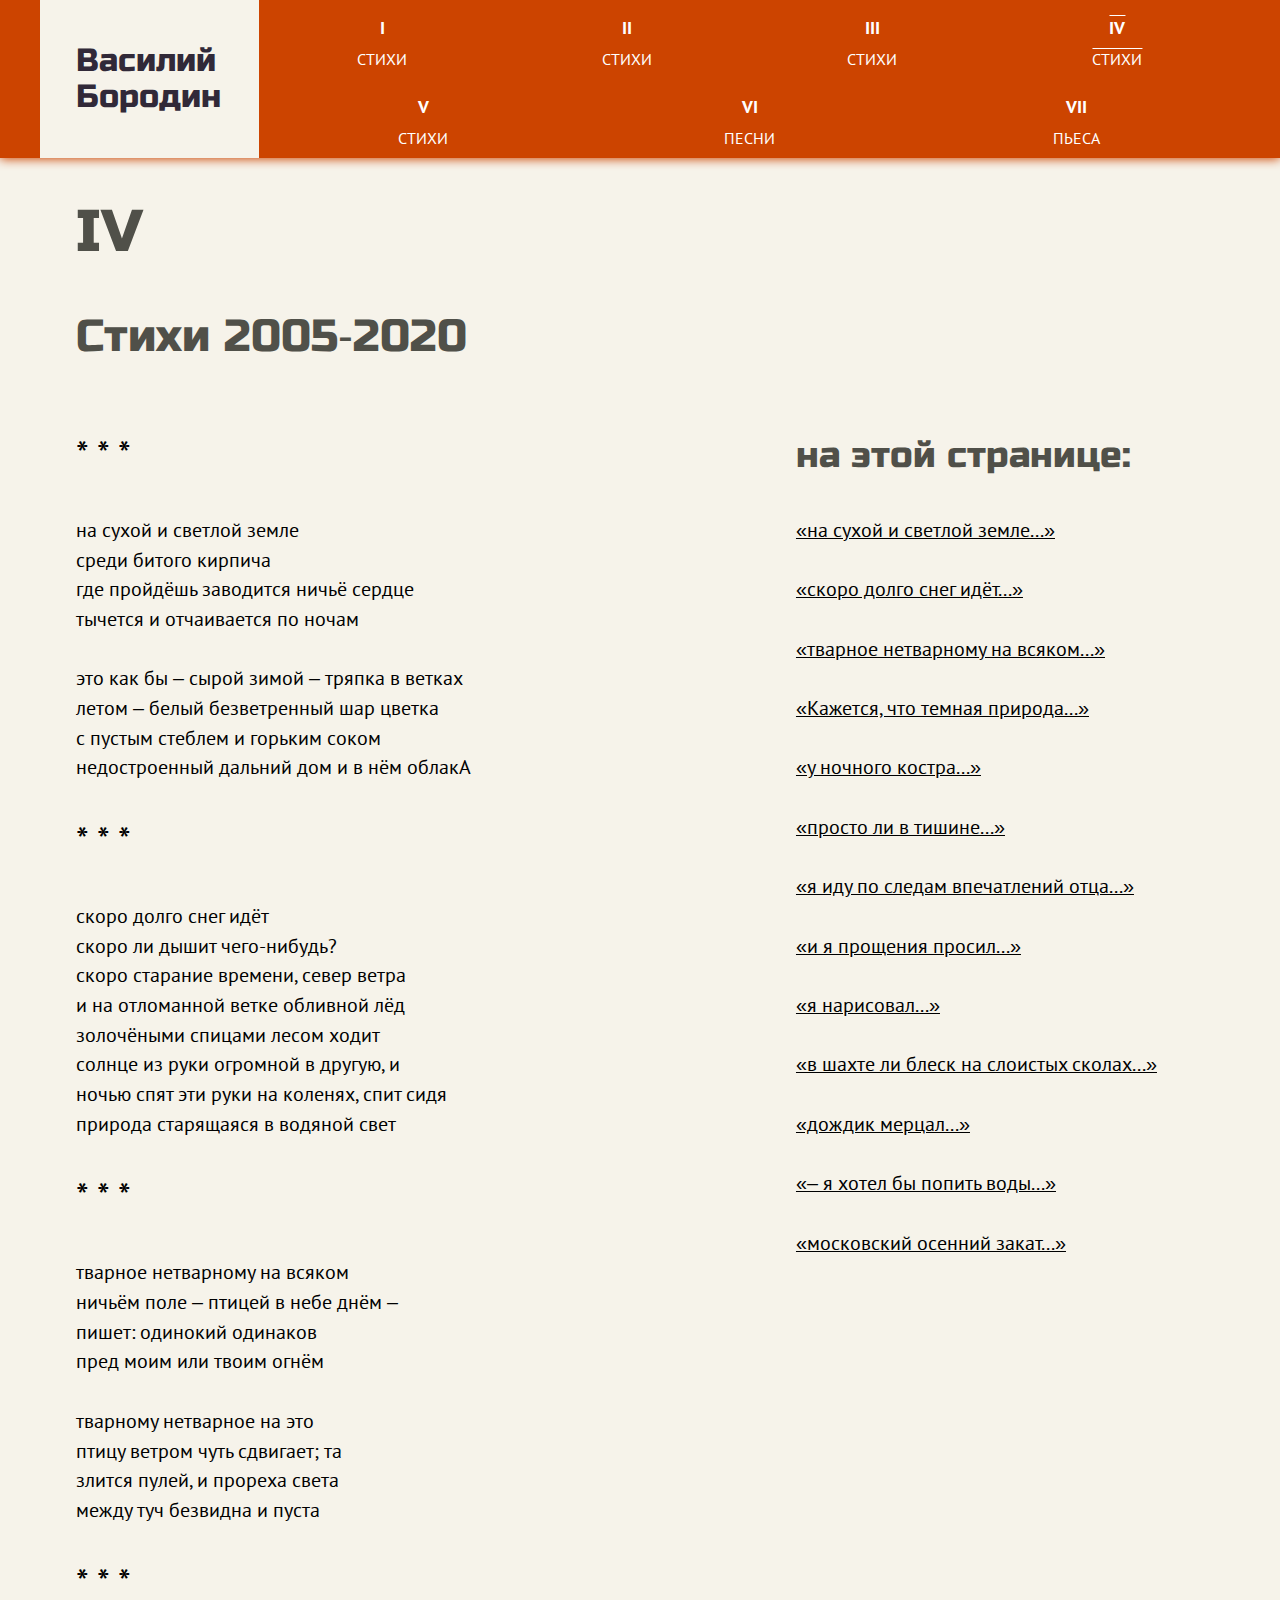
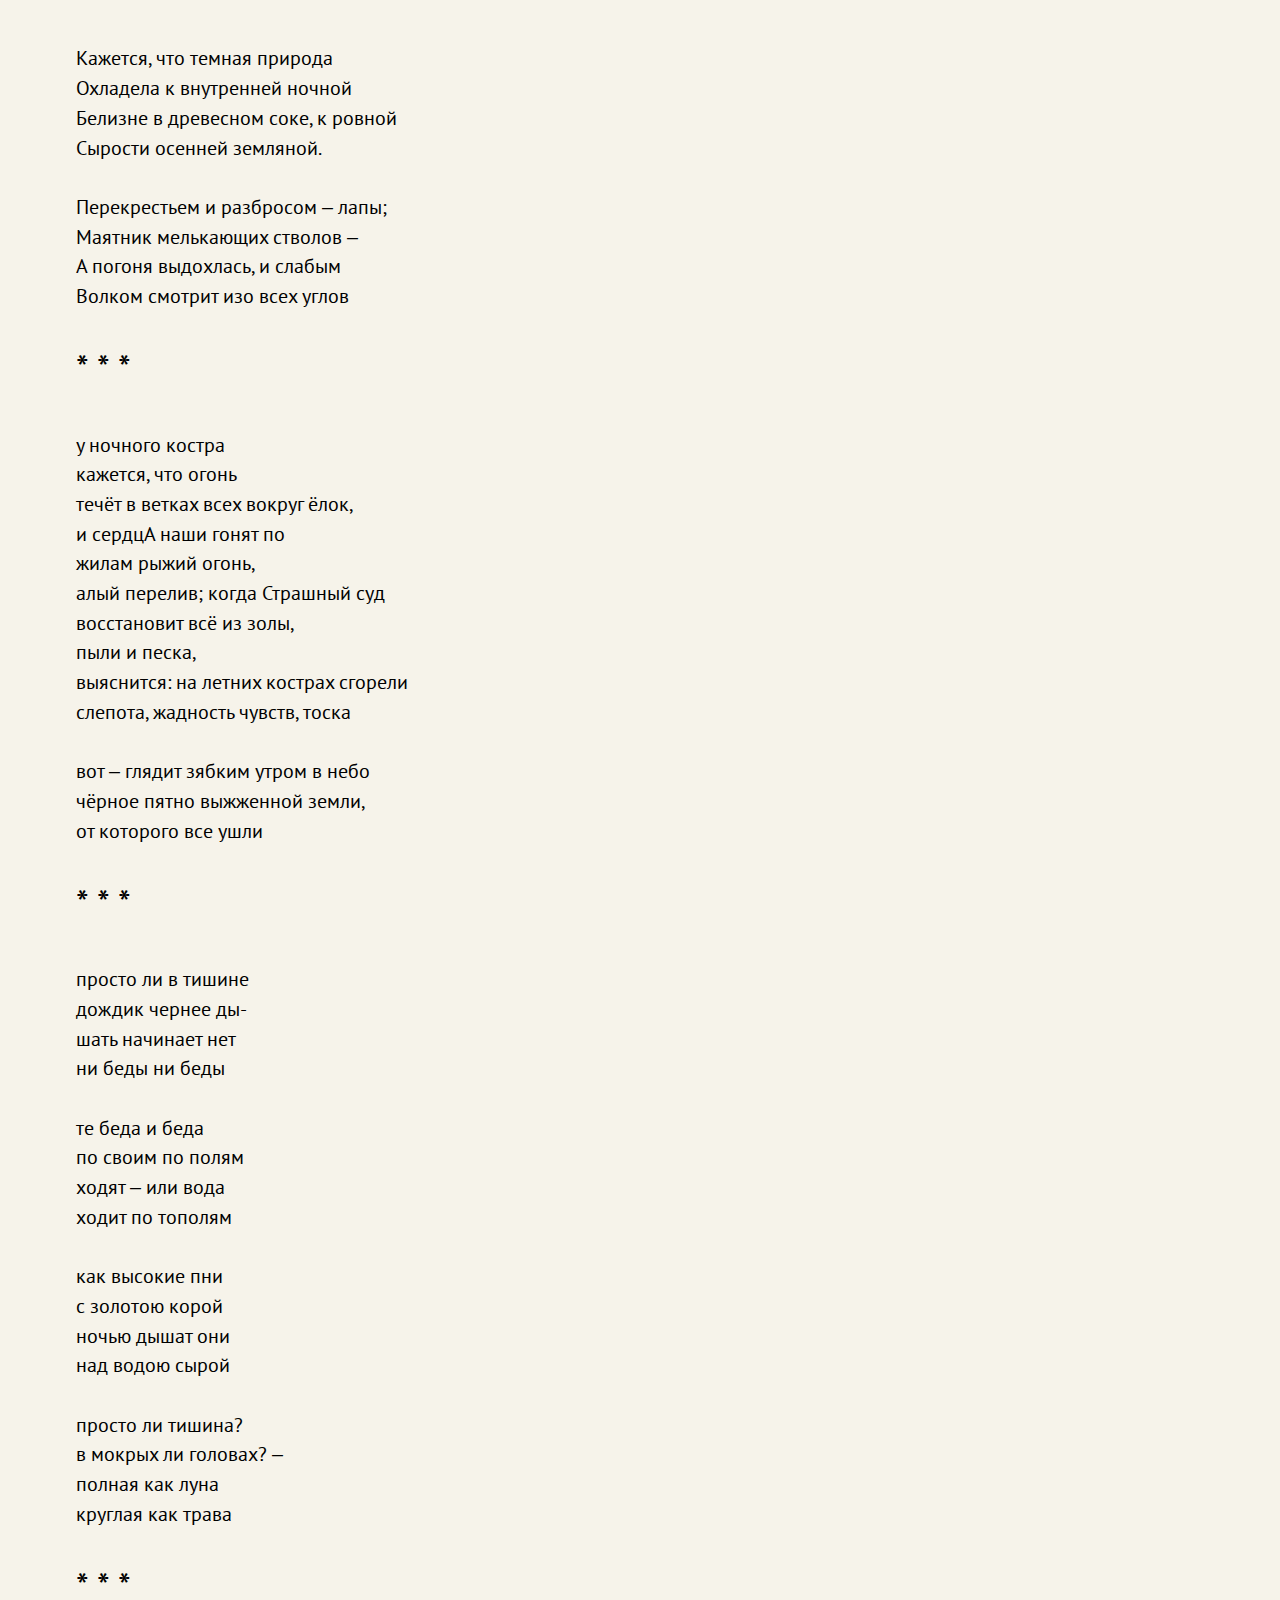
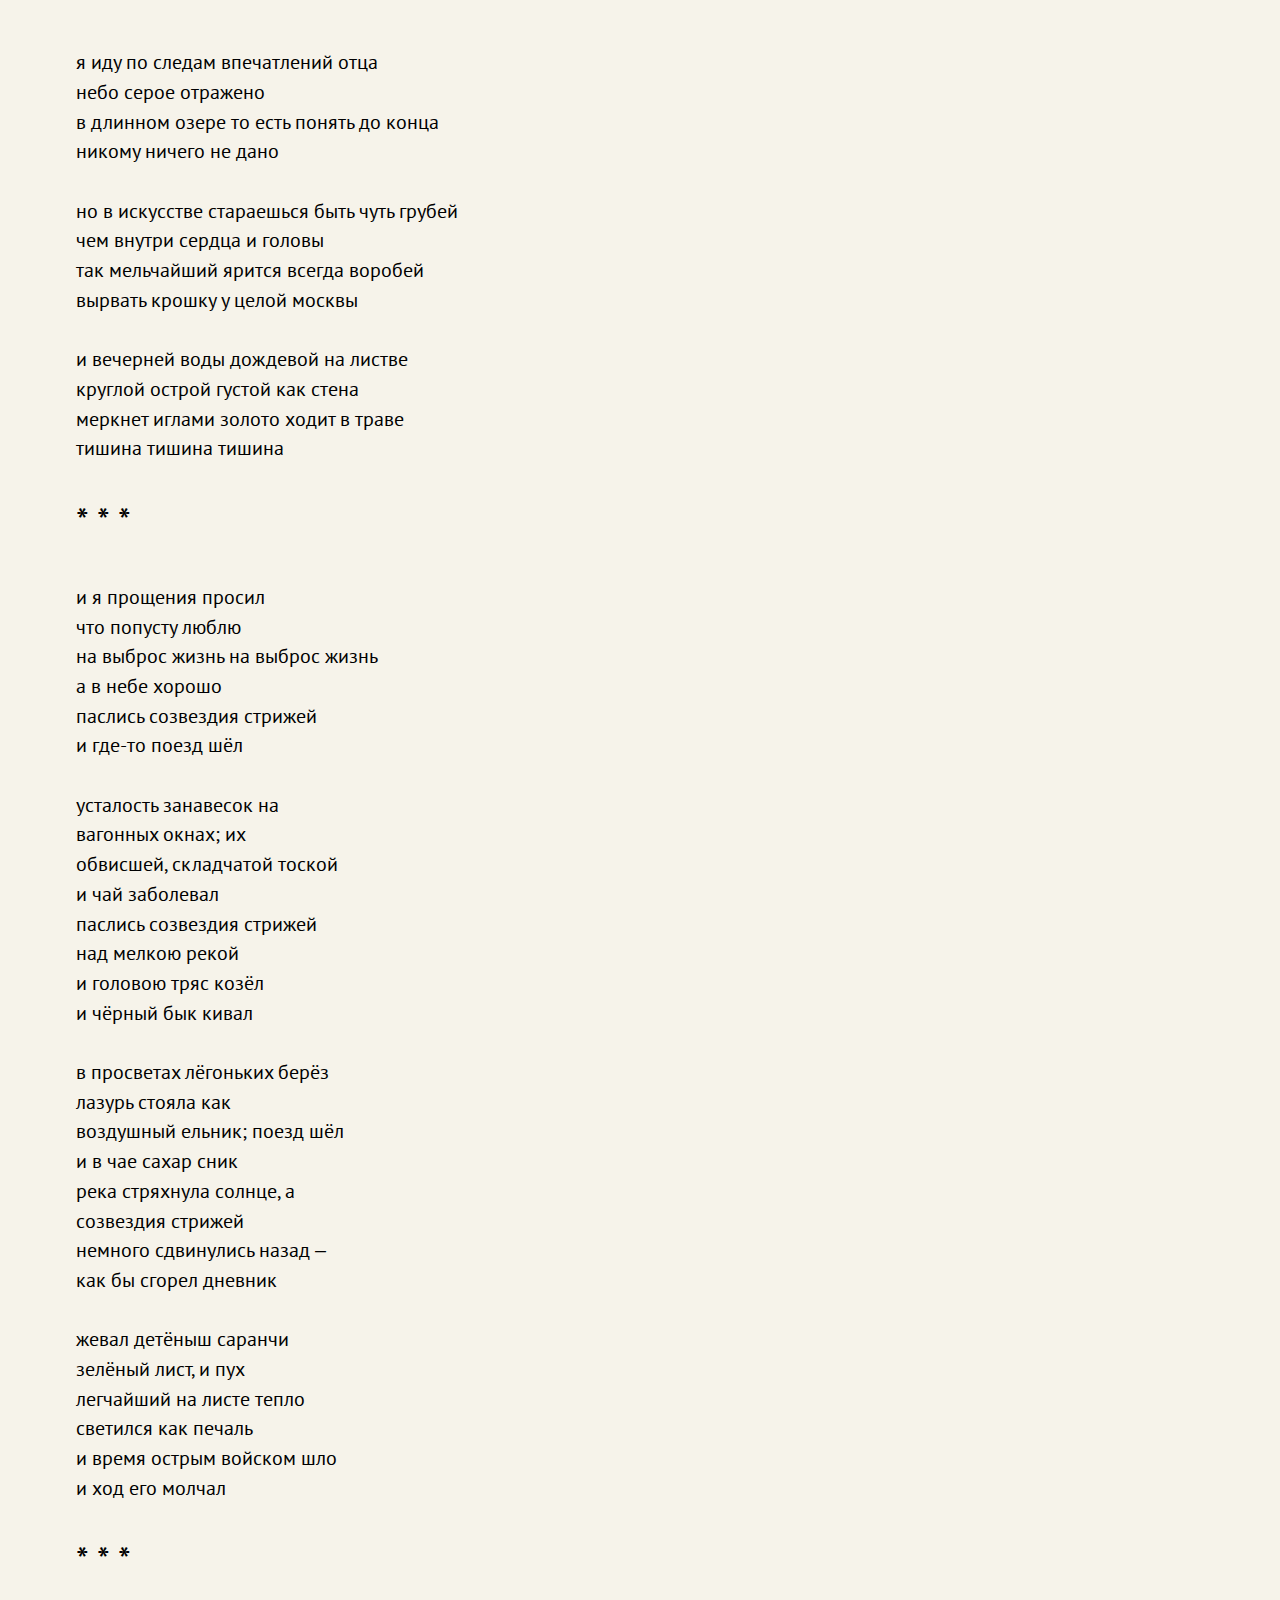
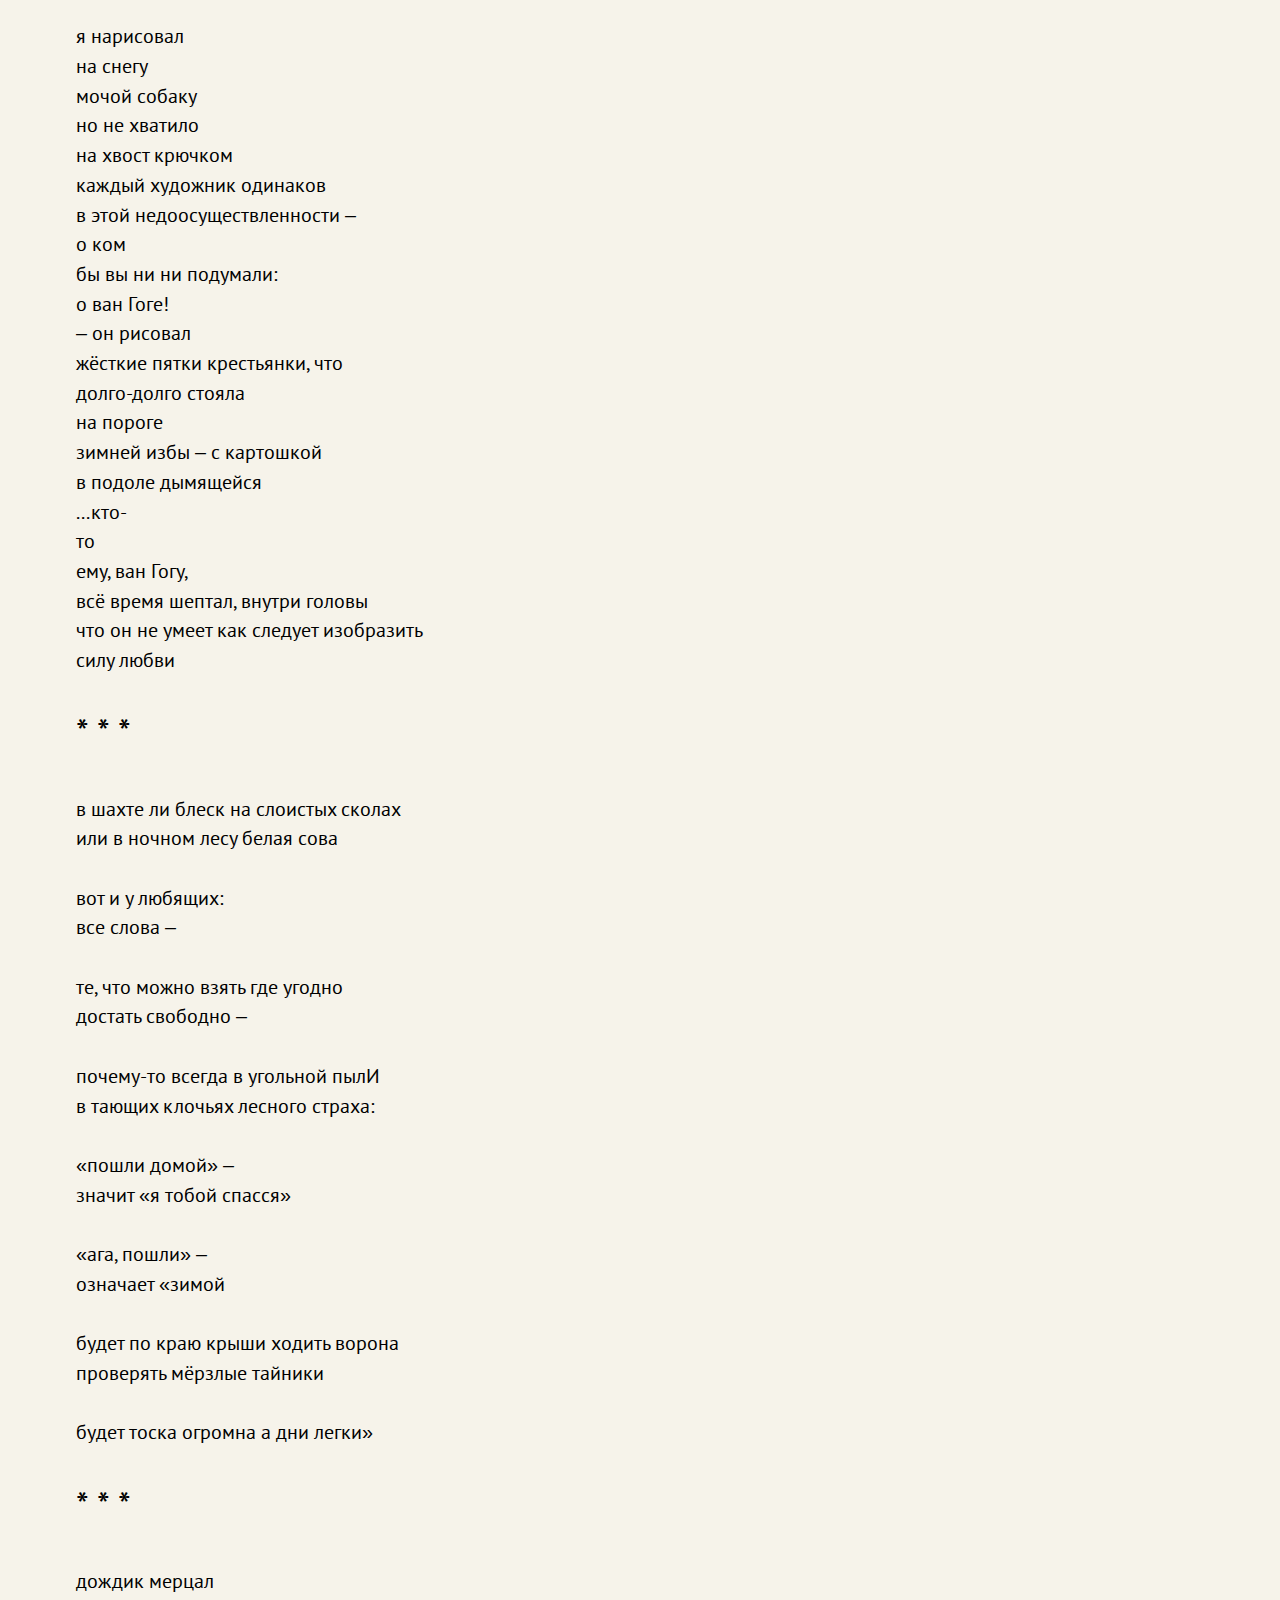
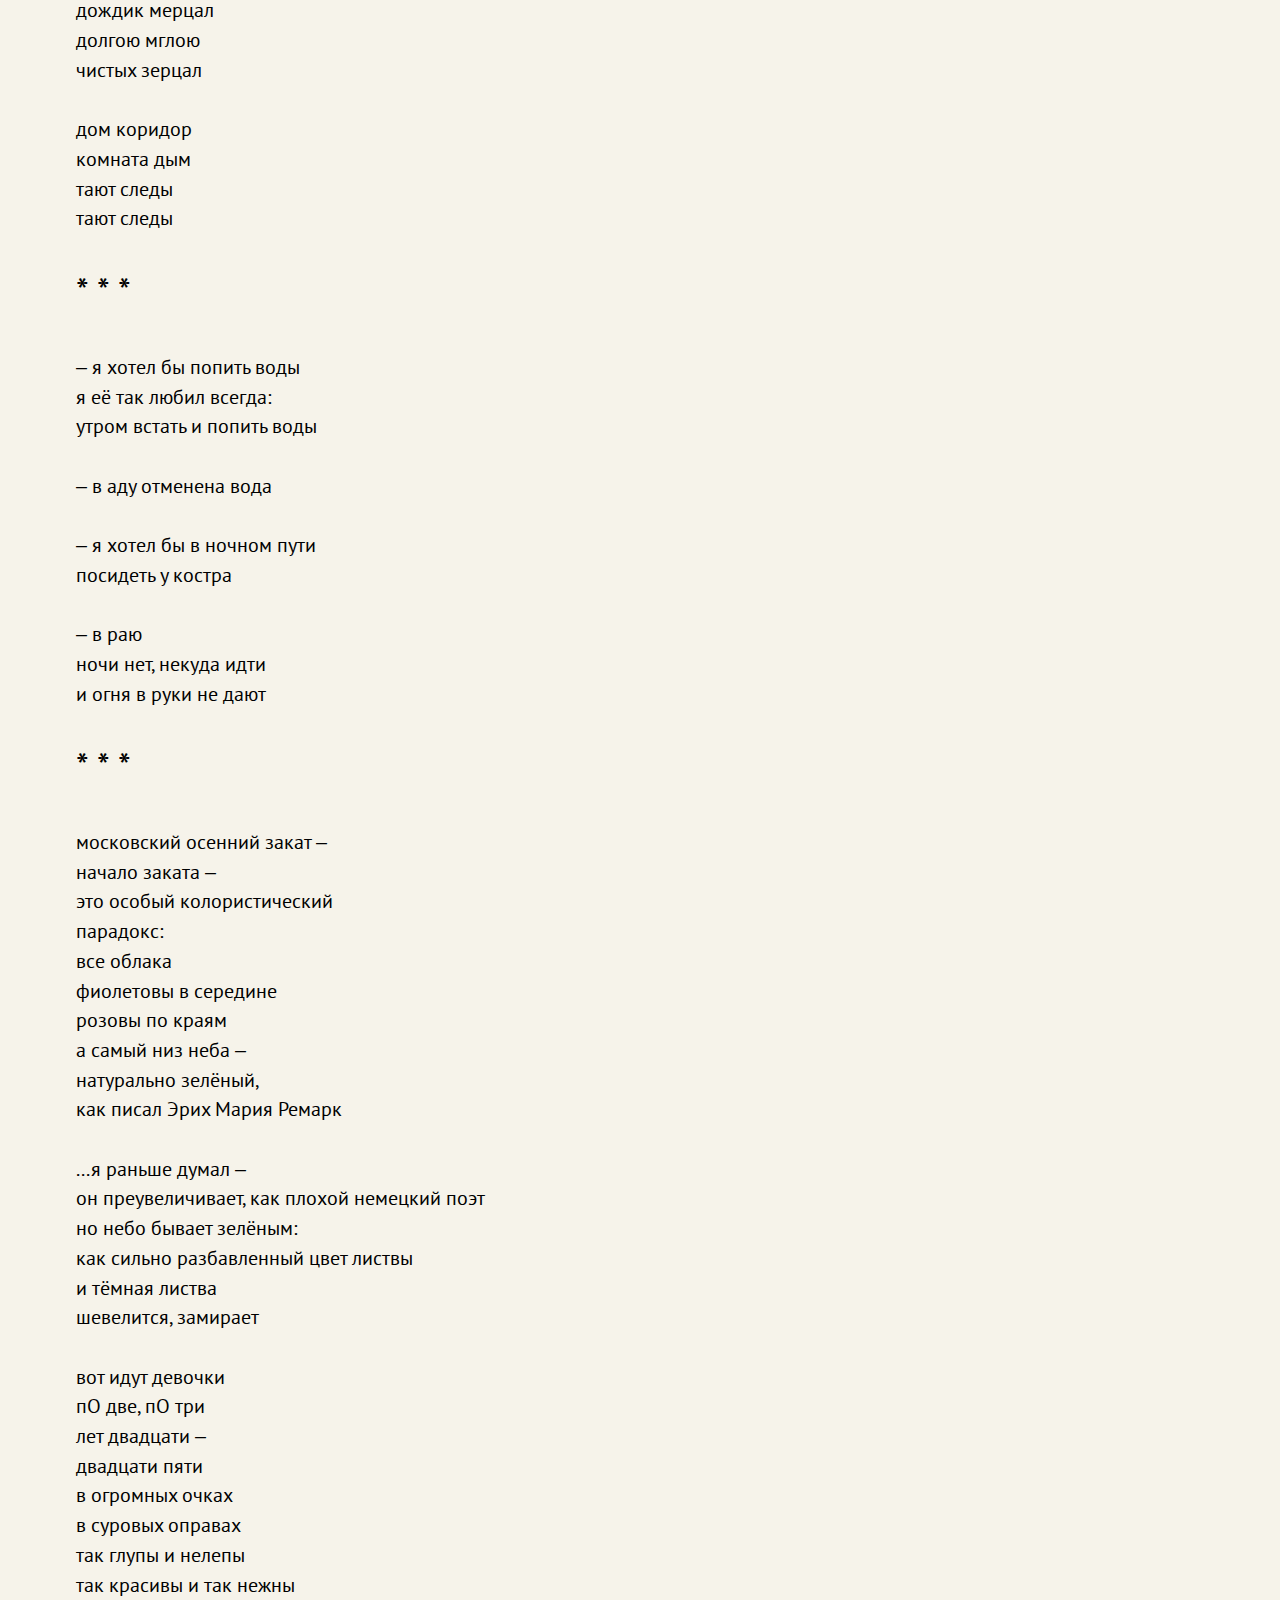
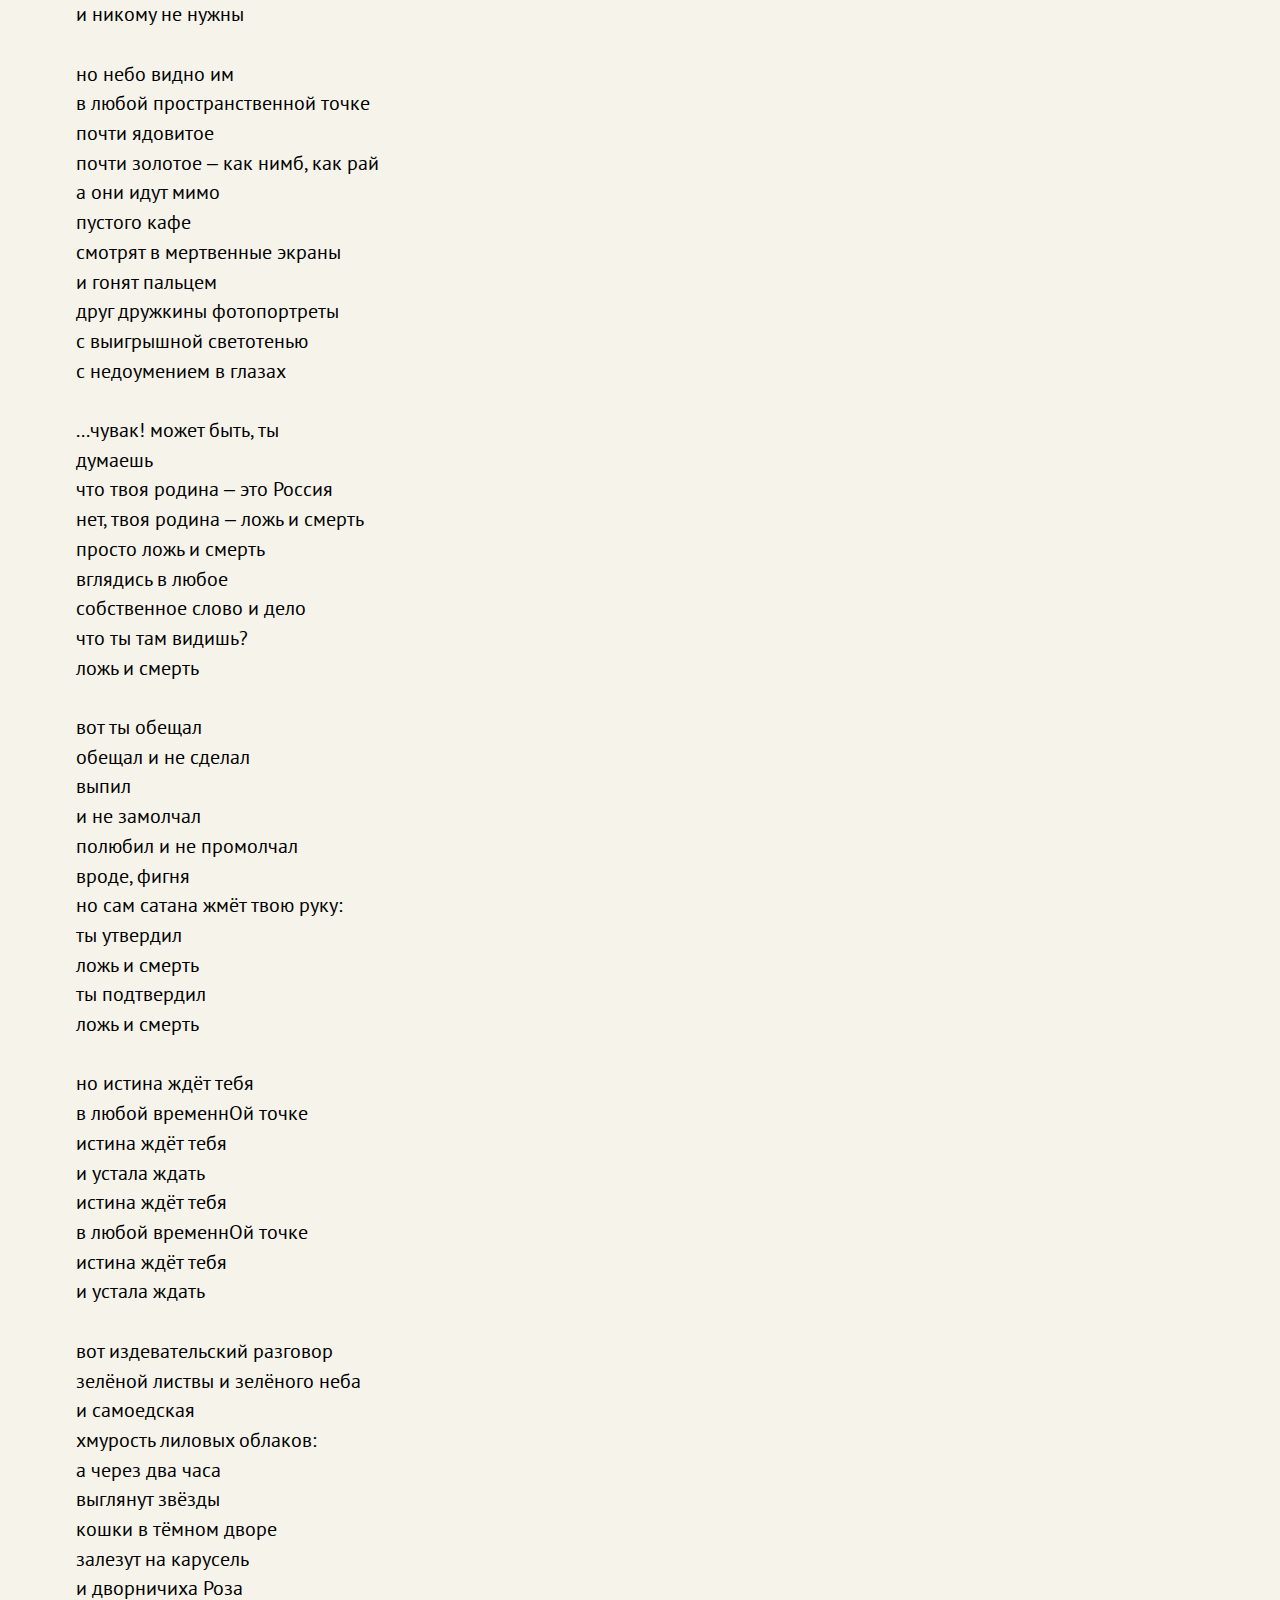
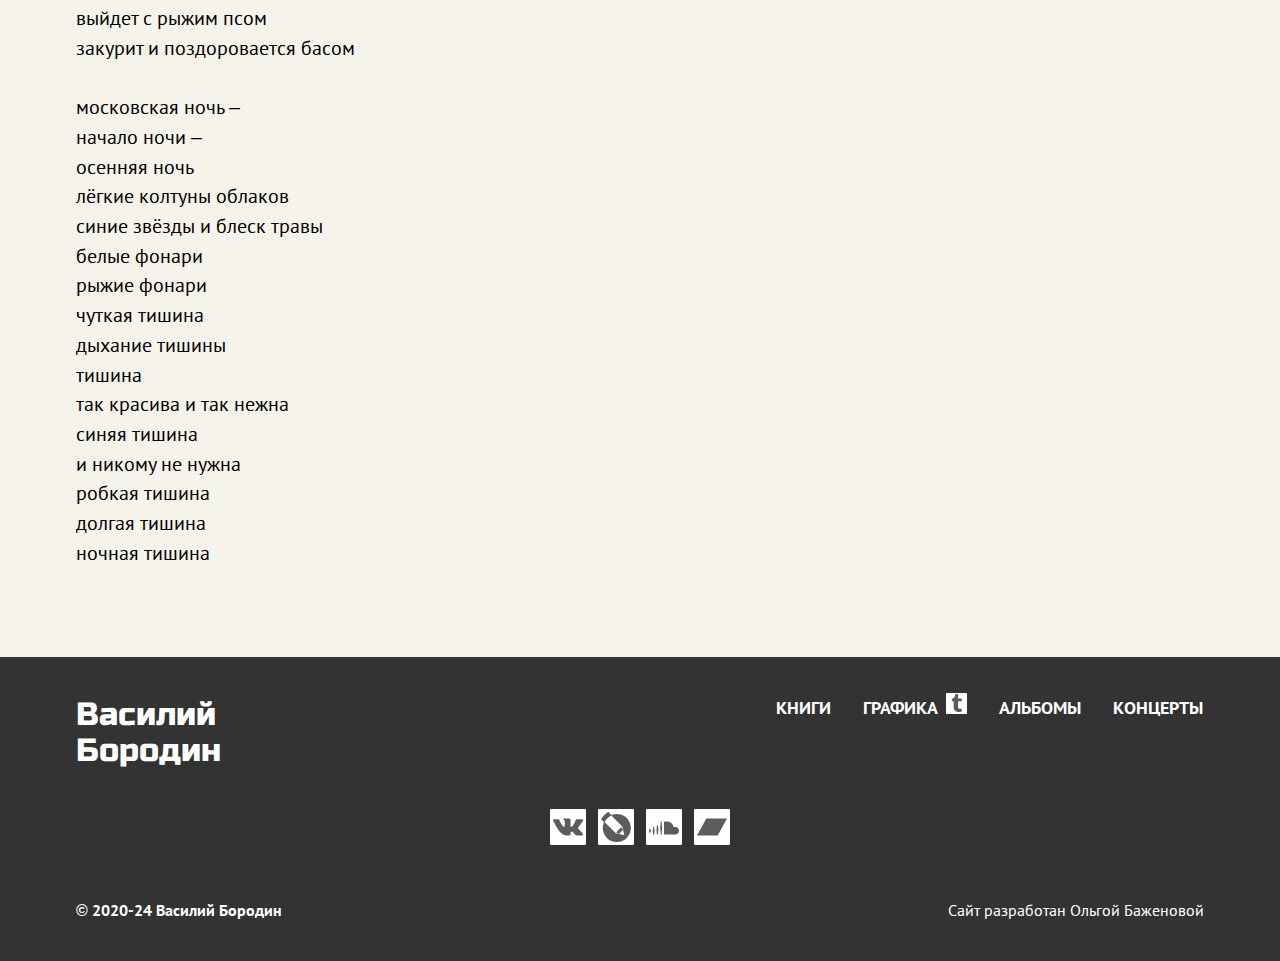
<file: poems-part-4.html>
<!DOCTYPE html><html lang="ru"><head><meta charset="utf-8"><meta name="viewport" content="width=device-width,initial-scale=1"><meta http-equiv="X-UA-Compatible" content="ie=edge"><title>Василий Бородин — Стихи: часть четвертая</title><meta name="description" content="Василий Бородин. Стихи 2005-2020 гг.: часть четвертая."><link rel="preload" fetchpriority="high" href="fonts/russoone.woff2" as="font" type="font/woff2" crossorigin=""><link rel="preload" fetchpriority="high" href="fonts/ptsans.woff2" as="font" type="font/woff2" crossorigin=""><link rel="manifest" href="manifest.webmanifest"><link rel="icon" href="img/favicon-16.png" sizes="16x16" type="image/png"><link rel="icon" href="img/favicon-32.png" sizes="32x32" type="image/png"><link rel="icon" href="img/favicon-64.png" sizes="64x64" type="image/png"><link rel="apple-touch-icon" href="apple-touch-icon.png" sizes="180x180" type="image/png"><link rel="stylesheet" href="css/style.min.css"></head><body class="flex-page"><div style="display:none"><svg xmlns="http://www.w3.org/2000/svg" xmlns:xlink="http://www.w3.org/1999/xlink"><symbol id="icon-archive-play" viewBox="0 0 240 240"><path d="M62.8,199.5c-1,0.8-2.4,0.6-3.3-0.4c-0.4-0.5-0.6-1.1-0.5-1.8V42.6c-0.2-1.3,0.7-2.4,1.9-2.6c0.7-0.1,1.3,0.1,1.9,0.4l154.7,77.7c2.1,1.1,2.1,2.8,0,3.8L62.8,199.5z"></path></symbol><symbol id="icon-bandcamp" viewBox="0 0 24 24"><path d="M0 18.75l7.437-13.5H24l-7.438 13.5H0z"></path></symbol><symbol id="icon-camera" viewBox="0 0 32 32"><path d="M30 27l-6-5v5a2 2 0 0 1-2 2H2a2 2 0 0 1-2-2V10a2 2 0 0 1 2-2h7.698L6.74 4H1a1 1 0 1 1 0-2h6a1 1 0 0 1 1 1l4.072 5H22a2 2 0 0 1 2 2v5l6-6a2 2 0 0 1 2 2v14c0 1.104-.771 2-2 2zm-9-17h-6a1 1 0 1 0 0 2h6a1 1 0 1 0 0-2z"></path></symbol><symbol id="icon-facebook" viewBox="0 0 32 32"><path d="M19 6h5v-6h-5c-3.86 0-7 3.14-7 7v3h-4v6h4v16h6v-16h5l1-6h-6v-3c0-0.542 0.458-1 1-1z"></path></symbol><symbol id="icon-livejournal" viewBox="0 0 305 305"><path d="M160.662 19.47c-18.934 0-37.323 3.668-54.693 10.881L76.353.732a2.501 2.501 0 0 0-3.082-.359C44.436 18.201 19.773 42.865 1.947 71.699a2.499 2.499 0 0 0 .358 3.082l28.39 28.383c-8.491 18.637-12.808 38.5-12.808 59.074C17.887 240.957 81.936 305 160.662 305c78.721 0 142.765-64.043 142.765-142.762 0-78.723-64.044-142.768-142.765-142.768zm56.563 129.194l9.943 42.082 9.543 44.395-44.337-9.533-42.055-9.893L36.712 102.111c14.252-29.338 38.339-52.619 68.114-65.832l112.399 112.385z"></path><path d="M221.76 187.396l-7.522-33.023c-25.891 11.889-46.404 32.402-58.283 58.295l33.023 7.52c7.011-14.023 18.769-25.778 32.782-32.792z"></path></symbol><symbol id="icon-music" viewBox="0 0 24 24"><path d="M17.016 6h4.969v2.016h-3v9c0 1.641-1.359 3-3 3s-3-1.359-3-3 1.359-3 3-3c.328 0 .703.094 1.031.188V6.001zM3 15.984v-1.969h8.016v1.969H3zm12-6V12H3V9.984h12zM15 6v2.016H3V6h12z"></path></symbol><symbol id="icon-soundcloud" viewBox="0 0 32 32"><path d="M27.874 16.069c-0.565 0-1.105 0.11-1.596 0.308-0.328-3.574-3.447-6.377-7.25-6.377-0.931 0-1.834 0.176-2.635 0.474-0.311 0.116-0.393 0.235-0.393 0.466v12.585c0 0.243 0.195 0.445 0.441 0.469 0.011 0.001 11.36 0.007 11.434 0.007 2.278 0 4.125-1.776 4.125-3.965s-1.848-3.966-4.126-3.966zM12.5 24h1l0.5-7.007-0.5-6.993h-1l-0.5 6.993zM9.5 24h-1l-0.5-5.086 0.5-4.914h1l0.5 5zM4.5 24h1l0.5-4-0.5-4h-1l-0.5 4zM0.5 22h1l0.5-2-0.5-2h-1l-0.5 2z"></path></symbol><symbol id="icon-tumblr" viewBox="0 0 24 24"><path d="M14.563 24c-5.093 0-7.031-3.756-7.031-6.411V9.747H5.116V6.648c3.63-1.313 4.512-4.596 4.71-6.469C9.84.051 9.941 0 9.999 0h3.517v6.114h4.801v3.633h-4.82v7.47c.016 1.001.375 2.371 2.207 2.371h.09c.631-.02 1.486-.205 1.936-.419l1.156 3.425c-.436.636-2.4 1.374-4.156 1.404h-.178l.011.002z"></path></symbol><symbol id="icon-vkontakte" viewBox="0 0 24 24"><path d="M11.701 18.771h1.437s.433-.047.654-.284c.21-.221.21-.63.21-.63s-.031-1.927.869-2.21c.887-.281 2.012 1.86 3.211 2.683.916.629 1.605.494 1.605.494l3.211-.044s1.682-.105.887-1.426c-.061-.105-.451-.975-2.371-2.76-2.012-1.861-1.742-1.561.676-4.787 1.469-1.965 2.07-3.166 1.875-3.676-.166-.48-1.26-.361-1.26-.361l-3.602.031s-.27-.031-.465.09c-.195.119-.314.391-.314.391s-.572 1.529-1.336 2.82c-1.623 2.729-2.268 2.879-2.523 2.699-.604-.391-.449-1.58-.449-2.432 0-2.641.404-3.75-.781-4.035-.39-.091-.681-.15-1.685-.166-1.29-.014-2.378.01-2.995.311-.405.203-.72.652-.539.675.24.03.779.146 1.064.537.375.506.359 1.636.359 1.636s.211 3.116-.494 3.503c-.495.262-1.155-.28-2.595-2.756-.735-1.26-1.291-2.67-1.291-2.67s-.105-.256-.299-.406c-.227-.165-.557-.225-.557-.225l-3.435.03s-.51.016-.689.24c-.166.195-.016.615-.016.615s2.686 6.287 5.732 9.453c2.79 2.902 5.956 2.715 5.956 2.715l-.05-.055z"></path></symbol><symbol id="icon-youtube-button" viewBox="0 0 68 48"><path d="M66.52,7.74c-0.78-2.93-2.49-5.41-5.42-6.19C55.79,.13,34,0,34,0S12.21,.13,6.9,1.55 C3.97,2.33,2.27,4.81,1.48,7.74C0.06,13.05,0,24,0,24s0.06,10.95,1.48,16.26c0.78,2.93,2.49,5.41,5.42,6.19 C12.21,47.87,34,48,34,48s21.79-0.13,27.1-1.55c2.93-0.78,4.64-3.26,5.42-6.19C67.94,34.95,68,24,68,24S67.94,13.05,66.52,7.74z"></path><path fill="#ffffff" fill-opacity="1" d="M 45,24 27,14 27,34"></path></symbol></svg></div><header class="page-header"><nav class="main-nav main-nav--nojs" aria-label="Основная навигация"><a class="main-nav__logo logo logo--main-nav" href="index.html"><span class="logo__inner">Ва&#173;си&#173;лий<br>Бо&#173;ро&#173;дин</span> <span class="visually-hidden">: на главную страницу</span> </a><button class="main-nav__toggle" type="button"><span class="visually-hidden">Меню</span> <span class="main-nav__icon-bar"></span></button><ul class="main-nav__list site-list" role="list"><li class="site-list__item"><a class="site-list__link" href="poems-part-1.html" aria-label="Страница первая. Стихи: часть первая">I <span class="site-list__description">Стихи<span class="visually-hidden">: часть первая</span></span></a></li><li class="site-list__item"><a class="site-list__link" href="poems-part-2.html" aria-label="Страница вторая. Стихи: часть вторая">II <span class="site-list__description">Стихи<span class="visually-hidden">: часть вторая</span></span></a></li><li class="site-list__item"><a class="site-list__link" href="poems-part-3.html" aria-label="Страница третья. Стихи: часть третья">III <span class="site-list__description">Стихи<span class="visually-hidden">: часть третья</span></span></a></li><li class="site-list__item site-list__item--current"><a class="site-list__link"><span aria-hidden="true">IV </span><span class="visually-hidden">(Страница четвертая). </span><span class="site-list__description">Стихи <span class="visually-hidden">: часть четвертая</span></span></a></li><li class="site-list__item"><a class="site-list__link" href="poems-part-5.html" aria-label="Страница пятая. Стихи: часть пятая">V <span class="site-list__description">Стихи<span class="visually-hidden">: часть пятая</span></span></a></li><li class="site-list__item"><a class="site-list__link" href="lyrics.html" aria-label="Страница шестая. Песни">VI <span class="site-list__description">Песни</span></a></li><li class="site-list__item"><a class="site-list__link" href="libretto.html" aria-label="Страница седьмая. Пьеса «Машенька»">VII <span class="site-list__description">Пьеса</span></a></li></ul></nav></header><main class="page-main"><h1 class="page-title page-title--inner-page"><span class="page-title__number"><span aria-hidden="true">IV </span><span class="visually-hidden">(Страница четвертая). </span></span>Стихи 2005‑2020<span class="visually-hidden">: часть четвертая</span></h1><div class="texts"><ul class="texts__list" role="list"><li class="texts__item"><h2 class="asterisks" id="poem-1">* * * <span class="visually-hidden">(«на сухой и светлой земле...»)</span></h2><p class="lines">на сухой и светлой земле<br>среди битого кирпича<br>где пройдёшь заводится ничьё сердце<br>тычется и отчаивается по ночам</p><p class="lines">это как бы – сырой зимой – тряпка в ветках<br>летом – белый безветренный шар цветка<br>с пустым стеблем и горьким соком<br>недостроенный дальний дом и в нём облакА</p></li><li class="texts__item"><h2 class="asterisks" id="poem-2">* * * <span class="visually-hidden">(«скоро долго снег идёт...»)</span></h2><p class="lines">скоро долго снег идёт<br>скоро ли дышит чего-нибудь?<br>скоро старание времени, север ветра<br>и на отломанной ветке обливной лёд<br>золочёными спицами лесом ходит<br>солнце из руки огромной в другую, и<br>ночью спят эти руки на коленях, спит сидя<br>природа старящаяся в водяной свет</p></li><li class="texts__item"><h2 class="asterisks" id="poem-3">* * * <span class="visually-hidden">(«тварное нетварному на всяком...»)</span></h2><p class="lines">тварное нетварному на всяком<br>ничьём поле – птицей в небе днём –<br>пишет: одинокий одинаков<br>пред моим или твоим огнём</p><p class="lines">тварному нетварное на это<br>птицу ветром чуть сдвигает; та<br>злится пулей, и прореха света<br>между туч безвидна и пуста</p></li><li class="texts__item"><h2 class="asterisks" id="poem-4">* * * <span class="visually-hidden">(«Кажется, что темная природа...»)</span></h2><p class="lines">Кажется, что темная природа<br>Охладела к внутренней ночной<br>Белизне в древесном соке, к ровной<br>Сырости осенней земляной.</p><p class="lines">Перекрестьем и разбросом – лапы;<br>Маятник мелькающих стволов –<br>А погоня выдохлась, и слабым<br>Волком смотрит изо всех углов</p></li><li class="texts__item"><h2 class="asterisks" id="poem-5">* * * <span class="visually-hidden">(«у ночного костра...»)</span></h2><p class="lines">у ночного костра<br>кажется, что огонь<br>течёт в ветках всех вокруг ёлок,<br>и сердцА наши гонят по<br>жилам рыжий огонь,<br>алый перелив; когда Страшный суд<br>восстановит всё из золы,<br>пыли и песка,<br>выяснится: на летних кострах сгорели<br>слепота, жадность чувств, тоска</p><p class="lines">вот – глядит зябким утром в небо<br>чёрное пятно выжженной земли,<br>от которого все ушли</p></li><li class="texts__item"><h2 class="asterisks" id="poem-6">* * * <span class="visually-hidden">(«просто ли в тишине...»)</span></h2><p class="lines">просто ли в тишине<br>дождик чернее ды-<br>шать начинает нет<br>ни беды ни беды</p><p class="lines">те беда и беда<br>по своим по полям<br>ходят – или вода<br>ходит по тополям</p><p class="lines">как высокие пни<br>с золотою корой<br>ночью дышат они<br>над водою сырой</p><p class="lines">просто ли тишина?<br>в мокрых ли головах? –<br>полная как луна<br>круглая как трава</p></li><li class="texts__item"><h2 class="asterisks" id="poem-7">* * * <span class="visually-hidden">(«я иду по следам впечатлений отца...»)</span></h2><p class="lines">я иду по следам впечатлений отца<br>небо серое отражено<br>в длинном озере то есть понять до конца<br>никому ничего не дано</p><p class="lines">но в искусстве стараешься быть чуть грубей<br>чем внутри сердца и головы<br>так мельчайший ярится всегда воробей<br>вырвать крошку у целой москвы</p><p class="lines">и вечерней воды дождевой на листве<br>круглой острой густой как стена<br>меркнет иглами золото ходит в траве<br>тишина тишина тишина</p></li><li class="texts__item"><h2 class="asterisks" id="poem-8">* * * <span class="visually-hidden">(«и я прощения просил...»)</span></h2><p class="lines">и я прощения просил<br>что попусту люблю<br>на выброс жизнь на выброс жизнь<br>а в небе хорошо<br>паслись созвездия стрижей<br>и где-то поезд шёл</p><p class="lines">усталость занавесок на<br>вагонных окнах; их<br>обвисшей, складчатой тоской<br>и чай заболевал<br>паслись созвездия стрижей<br>над мелкою рекой<br>и головою тряс козёл<br>и чёрный бык кивал</p><p class="lines">в просветах лёгоньких берёз<br>лазурь стояла как<br>воздушный ельник; поезд шёл<br>и в чае сахар сник<br>река стряхнула солнце, а<br>созвездия стрижей<br>немного сдвинулись назад –<br>как бы сгорел дневник</p><p class="lines">жевал детёныш саранчи<br>зелёный лист, и пух<br>легчайший на листе тепло<br>светился как печаль<br>и время острым войском шло<br>и ход его молчал</p></li><li class="texts__item"><h2 class="asterisks" id="poem-9">* * * <span class="visually-hidden">(«я нарисовал...»)</span></h2><p class="lines">я нарисовал<br>на снегу<br>мочой собаку<br>но не хватило<br>на хвост крючком<br>каждый художник одинаков<br>в этой недоосуществленности –<br>о ком<br>бы вы ни ни подумали:<br>о ван Гоге!<br>– он рисовал<br>жёсткие пятки крестьянки, что<br>долго-долго стояла<br>на пороге<br>зимней избы – с картошкой<br>в подоле дымящейся<br>...кто-<br>то<br>ему, ван Гогу,<br>всё время шептал, внутри головы<br>что он не умеет как следует изобразить<br>силу любви</p></li><li class="texts__item"><h2 class="asterisks" id="poem-10">* * * <span class="visually-hidden">(«в шахте ли блеск на слоистых сколах...»)</span></h2><p class="lines">в шахте ли блеск на слоистых сколах<br>или в ночном лесу белая сова</p><p class="lines">вот и у любящих:<br>все слова –</p><p class="lines">те, что можно взять где угодно<br>достать свободно –</p><p class="lines">почему-то всегда в угольной пылИ<br>в тающих клочьях лесного страха:</p><p class="lines">«пошли домой» –<br>значит «я тобой спасся»</p><p class="lines">«ага, пошли» –<br>означает «зимой</p><p class="lines">будет по краю крыши ходить ворона<br>проверять мёрзлые тайники</p><p class="lines">будет тоска огромна а дни легки»</p></li><li class="texts__item"><h2 class="asterisks" id="poem-11">* * * <span class="visually-hidden">(«дождик мерцал...»)</span></h2><p class="lines">дождик мерцал<br>дождик мерцал<br>долгою мглою<br>чистых зерцал</p><p class="lines">дом коридор<br>комната дым<br>тают следы<br>тают следы</p></li><li class="texts__item"><h2 class="asterisks" id="poem-12">* * * <span class="visually-hidden">(«я хотел бы попить воды...»)</span></h2><p class="lines">– я хотел бы попить воды<br>я её так любил всегда:<br>утром встать и попить воды</p><p class="lines">– в аду отменена вода</p><p class="lines">– я хотел бы в ночном пути<br>посидеть у костра</p><p class="lines">– в раю<br>ночи нет, некуда идти<br>и огня в руки не дают</p></li><li class="texts__item"><h2 class="asterisks" id="poem-13">* * * <span class="visually-hidden">(«московский осенний закат...»)</span></h2><p class="lines">московский осенний закат –<br>начало заката –<br>это особый колористический<br>парадокс:<br>все облака<br>фиолетовы в середине<br>розовы по краям<br>а самый низ неба –<br>натурально зелёный,<br>как писал Эрих Мария Ремарк</p><p class="lines">...я раньше думал –<br>он преувеличивает, как плохой немецкий поэт<br>но небо бывает зелёным:<br>как сильно разбавленный цвет листвы<br>и тёмная листва<br>шевелится, замирает</p><p class="lines">вот идут девочки<br>пО две, пО три<br>лет двадцати –<br>двадцати пяти<br>в огромных очках<br>в суровых оправах<br>так глупы и нелепы<br>так красивы и так нежны<br>и никому не нужны</p><p class="lines">но небо видно им<br>в любой пространственной точке<br>почти ядовитое<br>почти золотое – как нимб, как рай<br>а они идут мимо<br>пустого кафе<br>смотрят в мертвенные экраны<br>и гонят пальцем<br>друг дружкины фотопортреты<br>с выигрышной светотенью<br>с недоумением в глазах</p><p class="lines">...чувак! может быть, ты<br>думаешь<br>что твоя родина – это Россия<br>нет, твоя родина – ложь и смерть<br>просто ложь и смерть<br>вглядись в любое<br>собственное слово и дело<br>что ты там видишь?<br>ложь и смерть</p><p class="lines">вот ты обещал<br>обещал и не сделал<br>выпил<br>и не замолчал<br>полюбил и не промолчал<br>вроде, фигня<br>но сам сатана жмёт твою руку:<br>ты утвердил<br>ложь и смерть<br>ты подтвердил<br>ложь и смерть</p><p class="lines">но истина ждёт тебя<br>в любой временнОй точке<br>истина ждёт тебя<br>и устала ждать<br>истина ждёт тебя<br>в любой временнОй точке<br>истина ждёт тебя<br>и устала ждать</p><p class="lines">вот издевательский разговор<br>зелёной листвы и зелёного неба<br>и самоедская<br>хмурость лиловых облаков:<br>а через два часа<br>выглянут звёзды<br>кошки в тёмном дворе<br>залезут на карусель<br>и дворничиха Роза<br>выйдет с рыжим псом<br>закурит и поздоровается басом</p><p class="lines">московская ночь –<br>начало ночи –<br>осенняя ночь<br>лёгкие колтуны облаков<br>синие звёзды и блеск травы<br>белые фонари<br>рыжие фонари<br>чуткая тишина<br>дыхание тишины<br>тишина<br>так красива и так нежна<br>синяя тишина<br>и никому не нужна<br>робкая тишина<br>долгая тишина<br>ночная тишина</p></li></ul><nav class="texts__nav page-nav" aria-labelledby="page-nav__title"><h2 class="page-nav__title" id="page-nav__title">на этой странице:</h2><ul class="page-nav__list" role="list"><li class="page-nav__item"><a class="page-nav__link" href="#poem-1">«на сухой и светлой земле...»</a></li><li class="page-nav__item"><a class="page-nav__link" href="#poem-2">«скоро долго снег идёт...»</a></li><li class="page-nav__item"><a class="page-nav__link" href="#poem-3">«тварное нетварному на всяком...»</a></li><li class="page-nav__item"><a class="page-nav__link" href="#poem-4">«Кажется, что темная природа...»</a></li><li class="page-nav__item"><a class="page-nav__link" href="#poem-5">«у ночного костра...»</a></li><li class="page-nav__item"><a class="page-nav__link" href="#poem-6">«просто ли в тишине...»</a></li><li class="page-nav__item"><a class="page-nav__link" href="#poem-7">«я иду по следам впечатлений отца...»</a></li><li class="page-nav__item"><a class="page-nav__link" href="#poem-8">«и я прощения просил...»</a></li><li class="page-nav__item"><a class="page-nav__link" href="#poem-9">«я нарисовал...»</a></li><li class="page-nav__item"><a class="page-nav__link" href="#poem-10">«в шахте ли блеск на слоистых сколах...»</a></li><li class="page-nav__item"><a class="page-nav__link" href="#poem-11">«дождик мерцал...»</a></li><li class="page-nav__item"><a class="page-nav__link" href="#poem-12">«– я хотел бы попить воды...»</a></li><li class="page-nav__item"><a class="page-nav__link" href="#poem-13">«московский осенний закат...»</a></li></ul></nav></div><button class="up-down" type="button"><span class="visually-hidden">Вернуться наверх</span> <span class="visually-hidden">Вернуться вниз</span></button></main><footer class="page-footer"><div class="page-footer__wrapper wrapper"><a class="page-footer__logo logo logo--footer" href="index.html"><span class="logo__inner">Ва&#173;си&#173;лий<br>Бо&#173;ро&#173;дин</span> <span class="visually-hidden">: на главную страницу</span></a><ul class="page-footer__edition-list edition-list" role="list"><li class="edition-list__item"><a class="edition-list__link" href="books.html">Книги</a></li><li class="edition-list__item"><a class="edition-list__link edition-list__link--external" href="https://vassily-borodin-blog.tumblr.com/" rel="noopener noreferrer" target="_blank" aria-label="Графика: открыть Tumblr"><span class="edition-list__name">Графика</span> <span class="edition-list__icon-wrapper"><svg class="edition-list__icon" width="18" height="18" aria-hidden="true" focusable="false"><use xlink:href="#icon-tumblr"></use></svg></span></a></li><li class="edition-list__item"><a class="edition-list__link" href="albums.html">Альбомы</a></li><li class="edition-list__item"><a class="edition-list__link" href="concerts.html">Концерты</a></li></ul><ul class="page-footer__social social" role="list"><li class="social__item"><a class="social__link" href="https://vk.com/id5403533" rel="noopener noreferrer" target="_blank"><span class="visually-hidden">Вконтакте</span> <svg class="social__icon" width="30" height="30" aria-hidden="true" focusable="false"><use xlink:href="#icon-vkontakte"></use></svg></a></li><li class="social__item"><a class="social__link" href="https://heart-s-growing.livejournal.com" rel="noopener noreferrer" target="_blank"><span class="visually-hidden" lang="en">Livejournal</span> <svg class="social__icon" width="30" height="30" aria-hidden="true" focusable="false"><use xlink:href="#icon-livejournal"></use></svg></a></li><li class="social__item"><a class="social__link" href="https://soundcloud.com/vassia-borodin" rel="noopener noreferrer" target="_blank"><span class="visually-hidden" lang="en">Soundcloud</span> <svg class="social__icon" width="30" height="30" aria-hidden="true" focusable="false"><use xlink:href="#icon-soundcloud"></use></svg></a></li><li class="social__item"><a class="social__link" href="https://vassilyborodin.bandcamp.com" rel="noopener noreferrer" target="_blank"><span class="visually-hidden" lang="en">Bandcamp</span> <svg class="social__icon" width="30" height="30" aria-hidden="true" focusable="false"><use xlink:href="#icon-bandcamp"></use></svg></a></li></ul><p class="page-footer__copyright copyright">© 2020-24 Василий Бородин</p><address class="page-footer__developed developed"><span class="developed__text">Сайт разработан </span><a class="developed__link">Ольгой Баженовой</a></address></div></footer><script src="js/nav.min.js"></script><script src="js/up-down.min.js"></script></body></html>
</file>
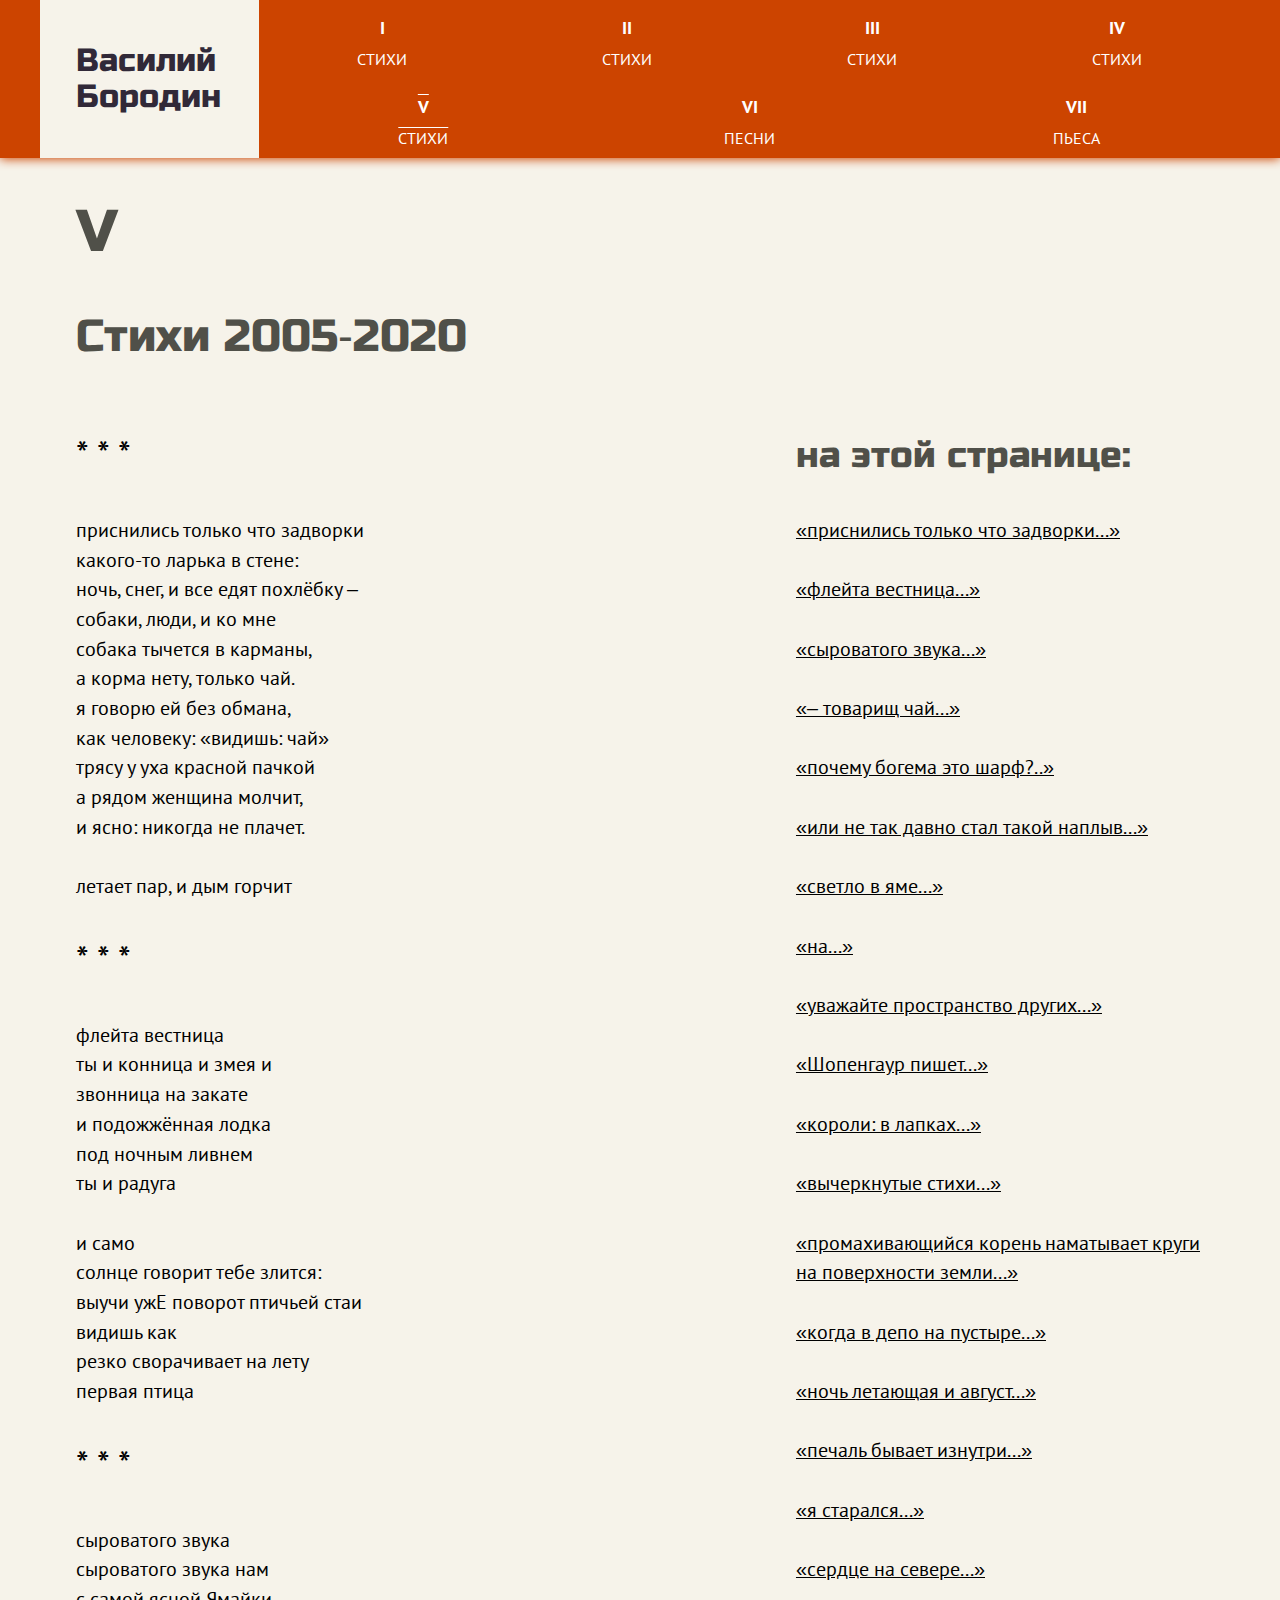
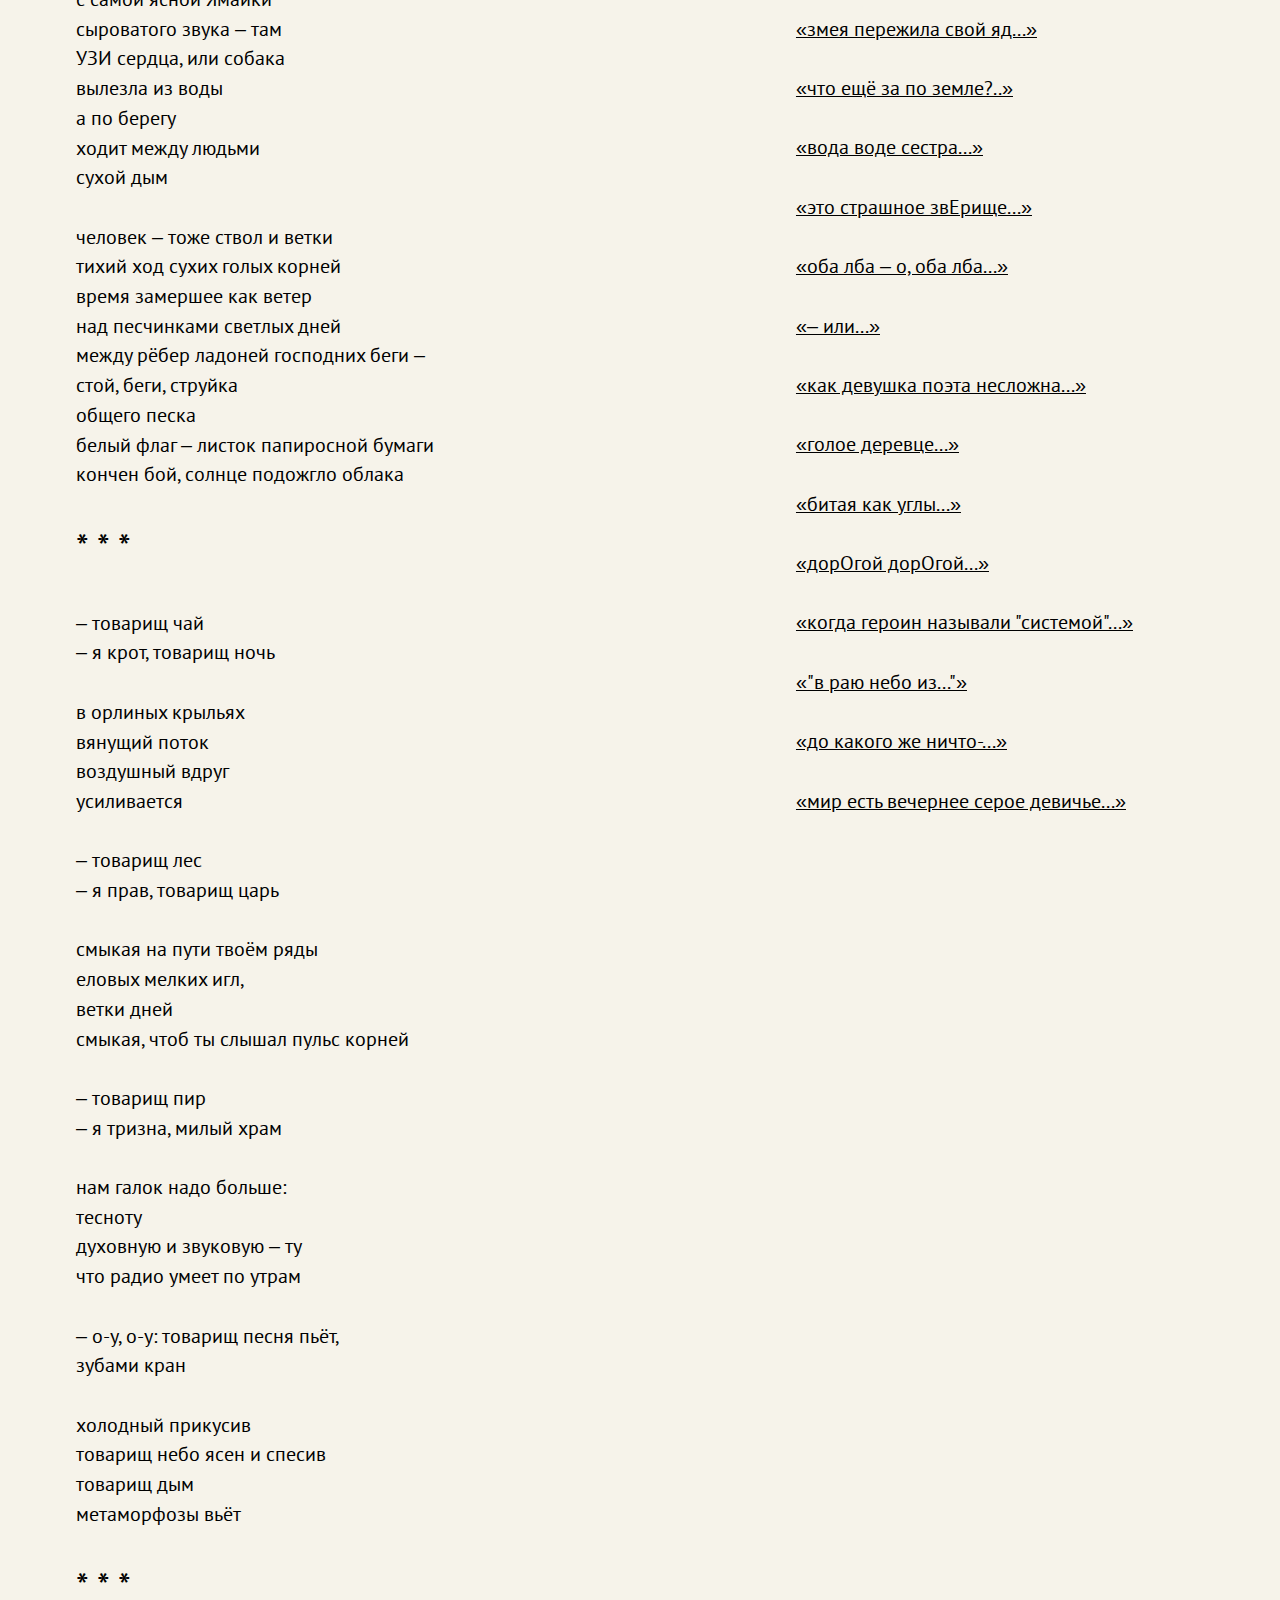
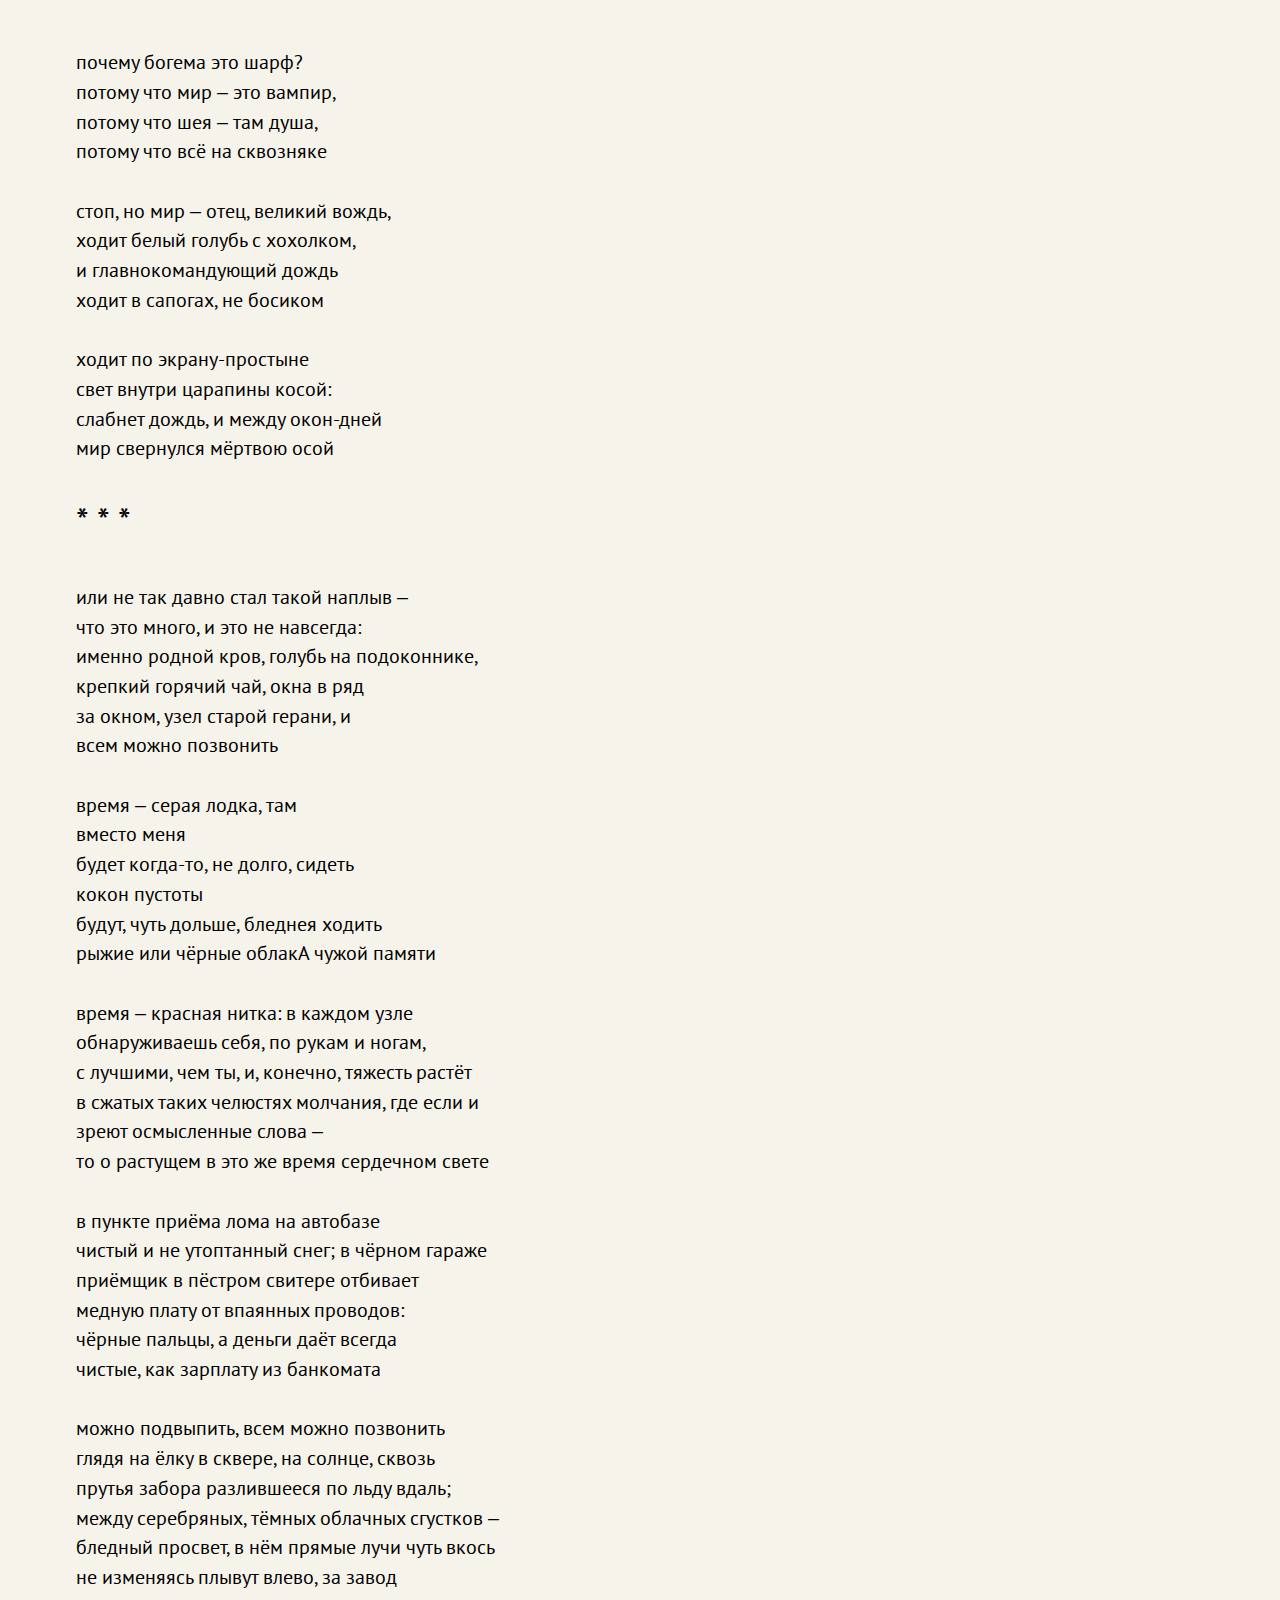
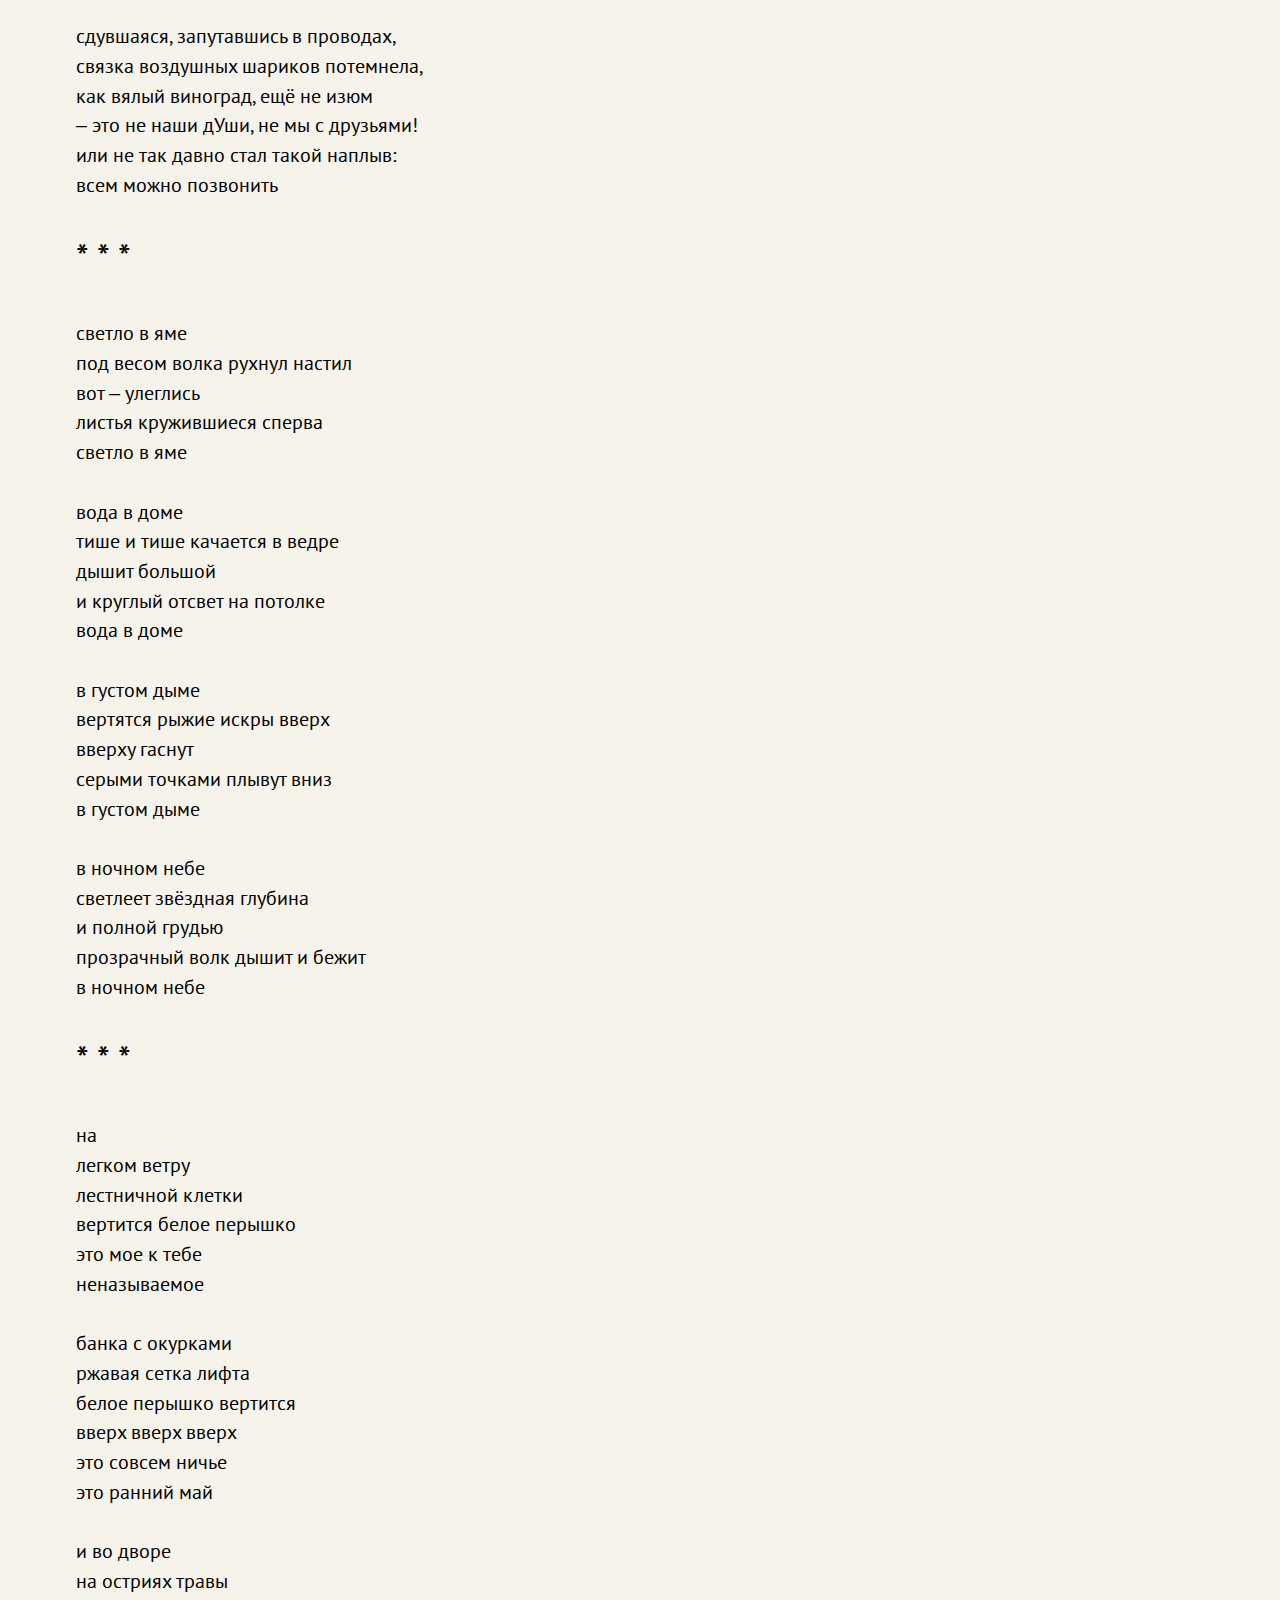
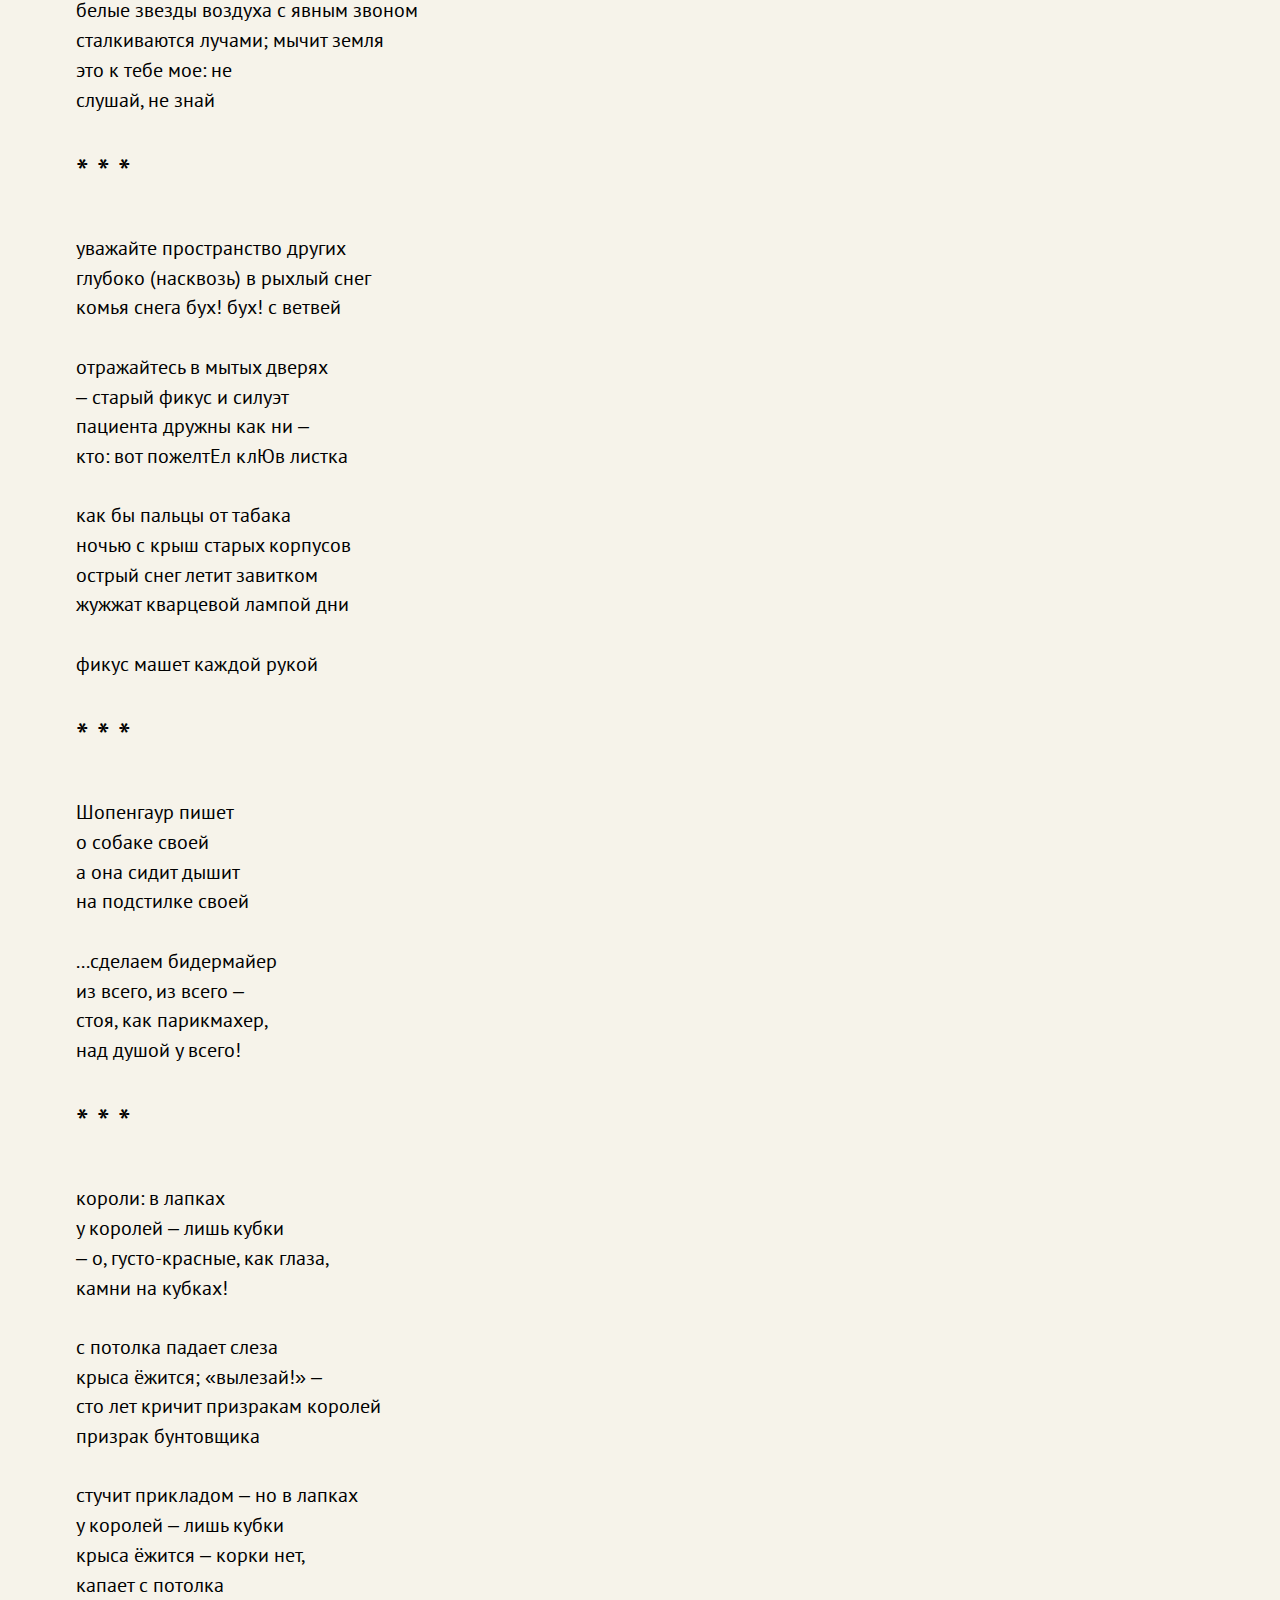
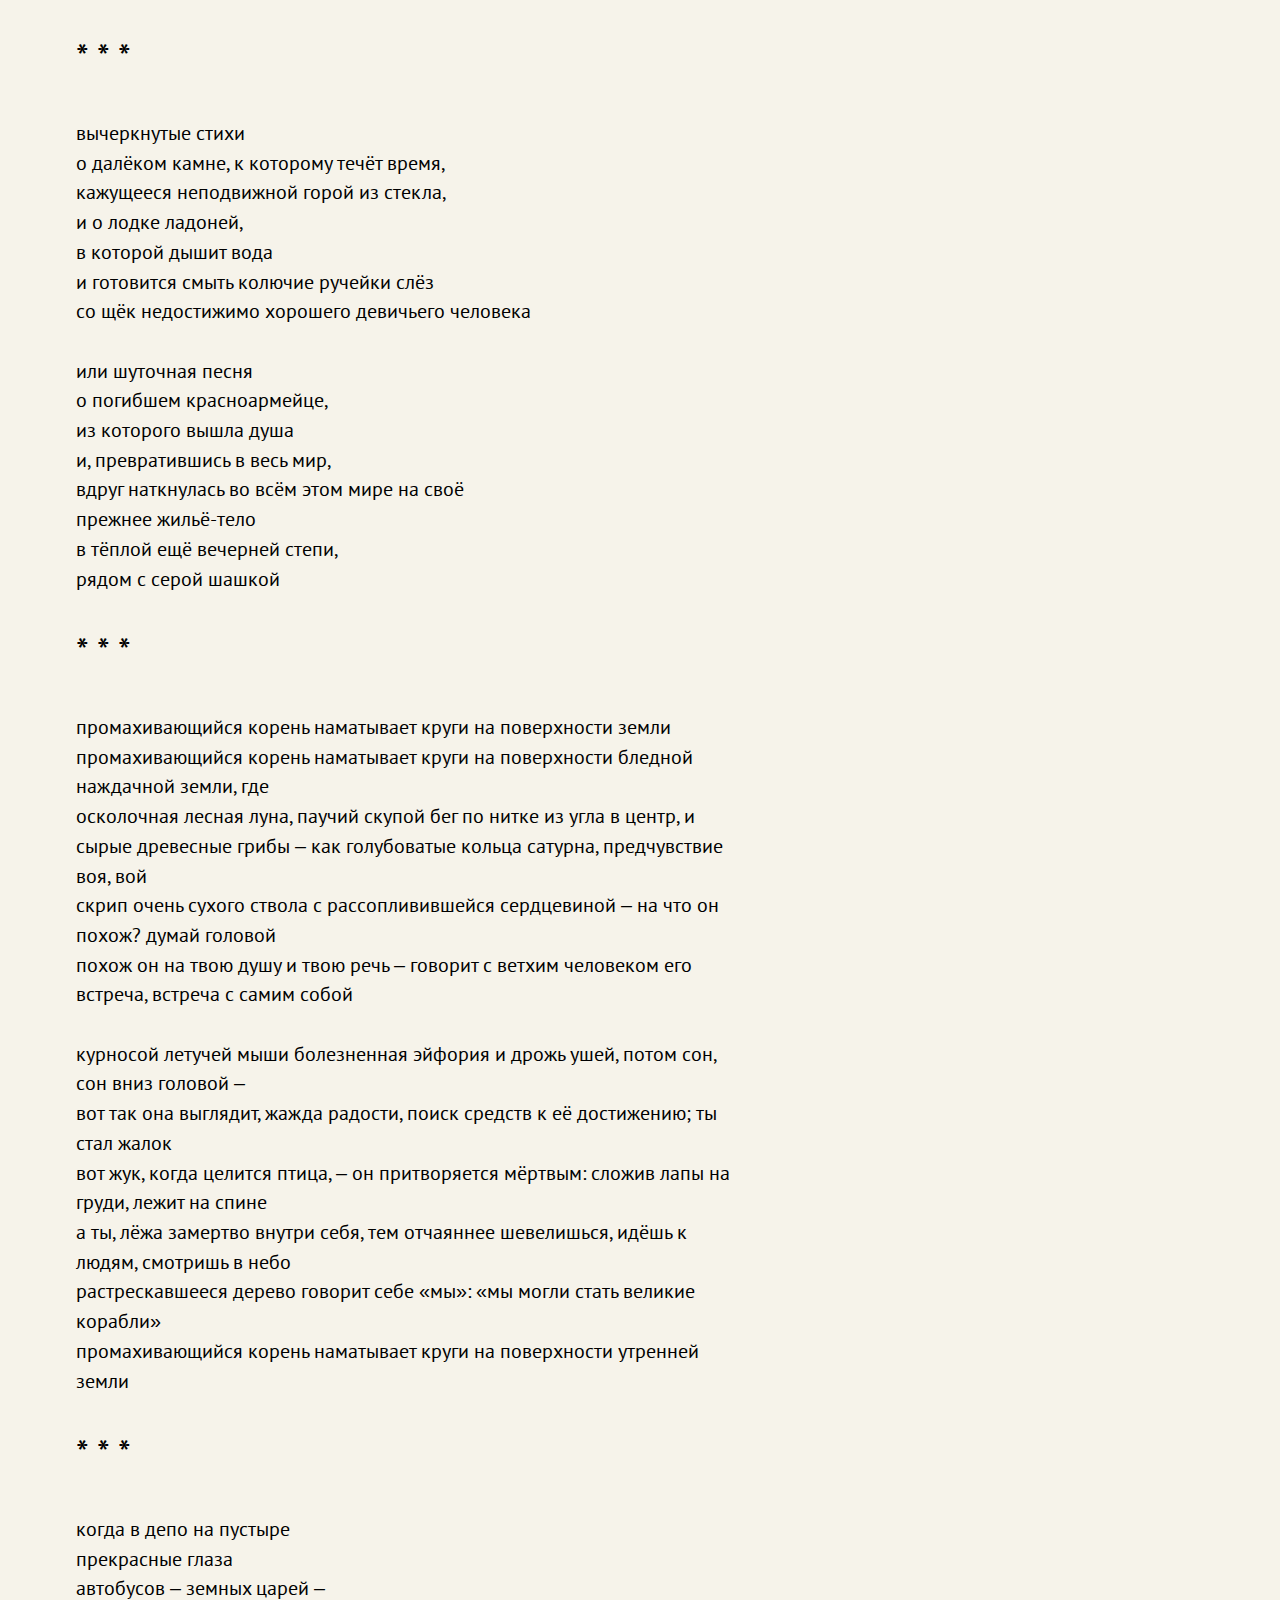
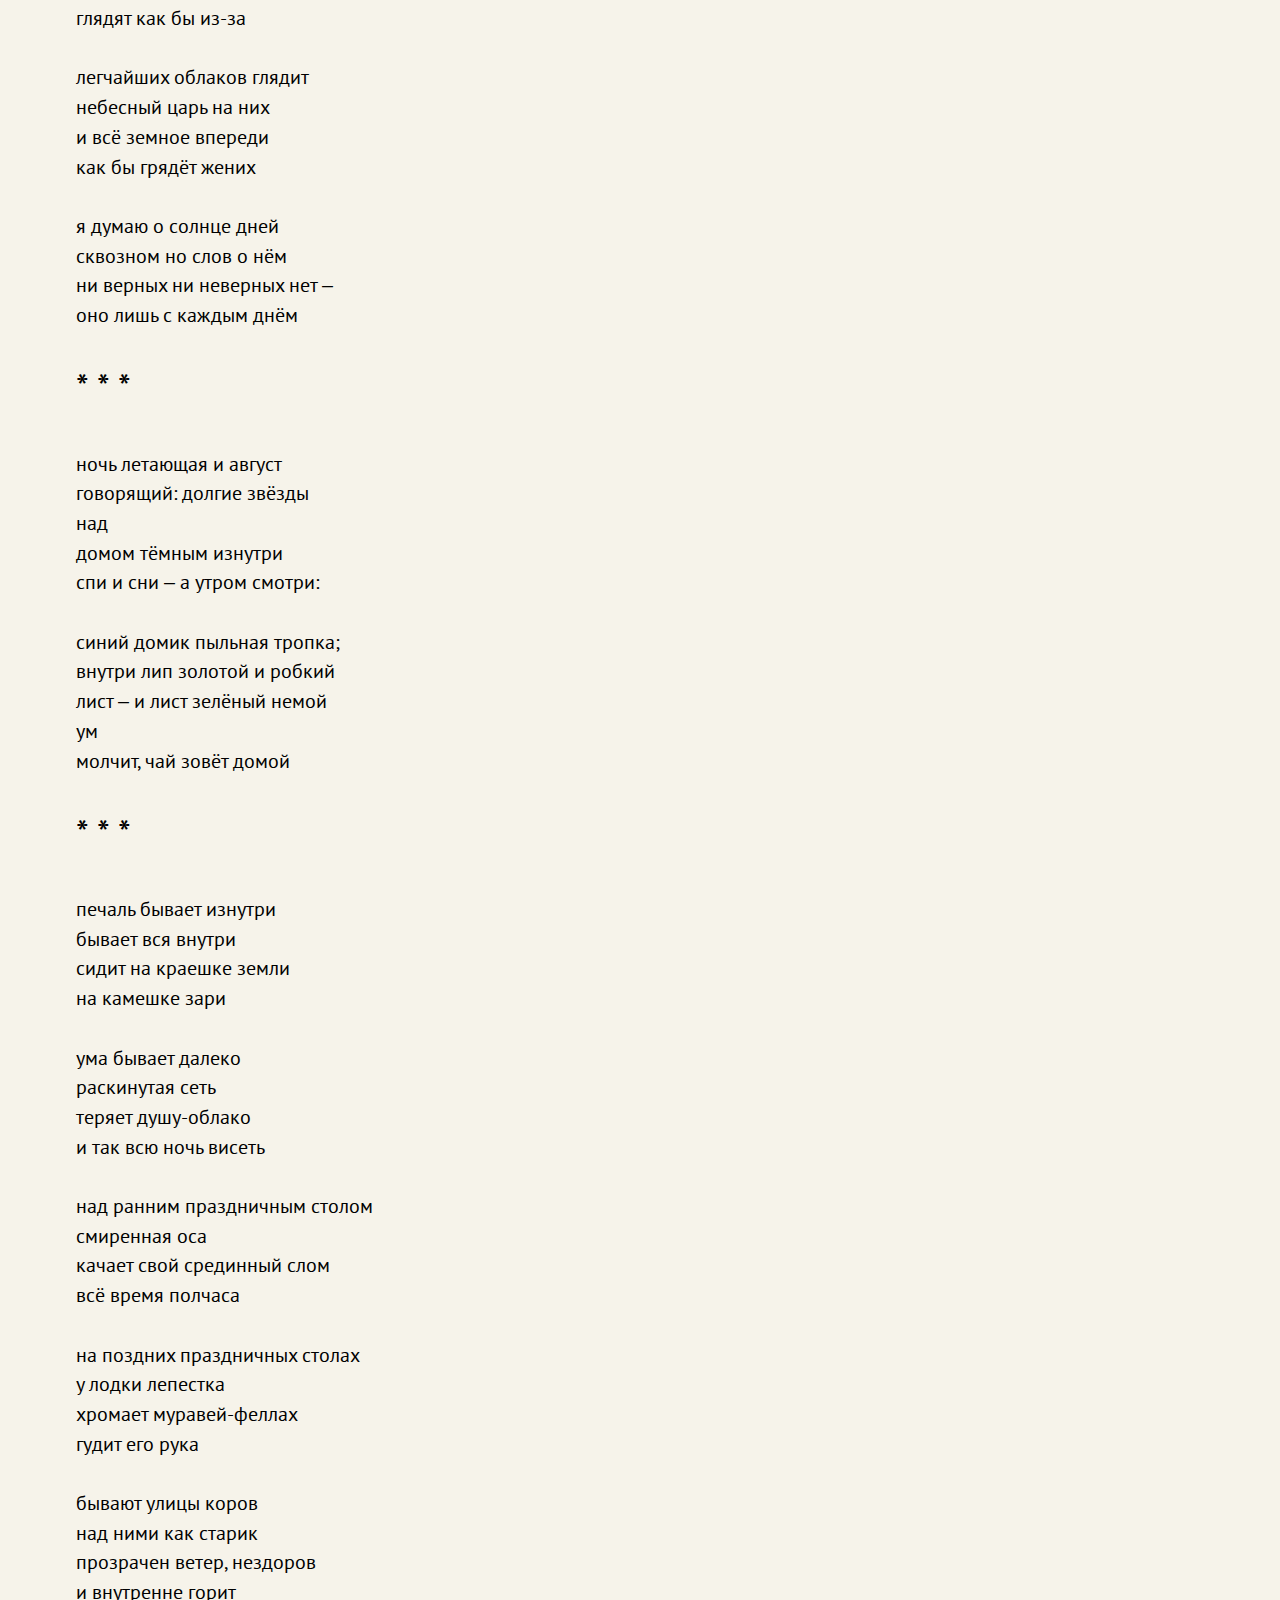
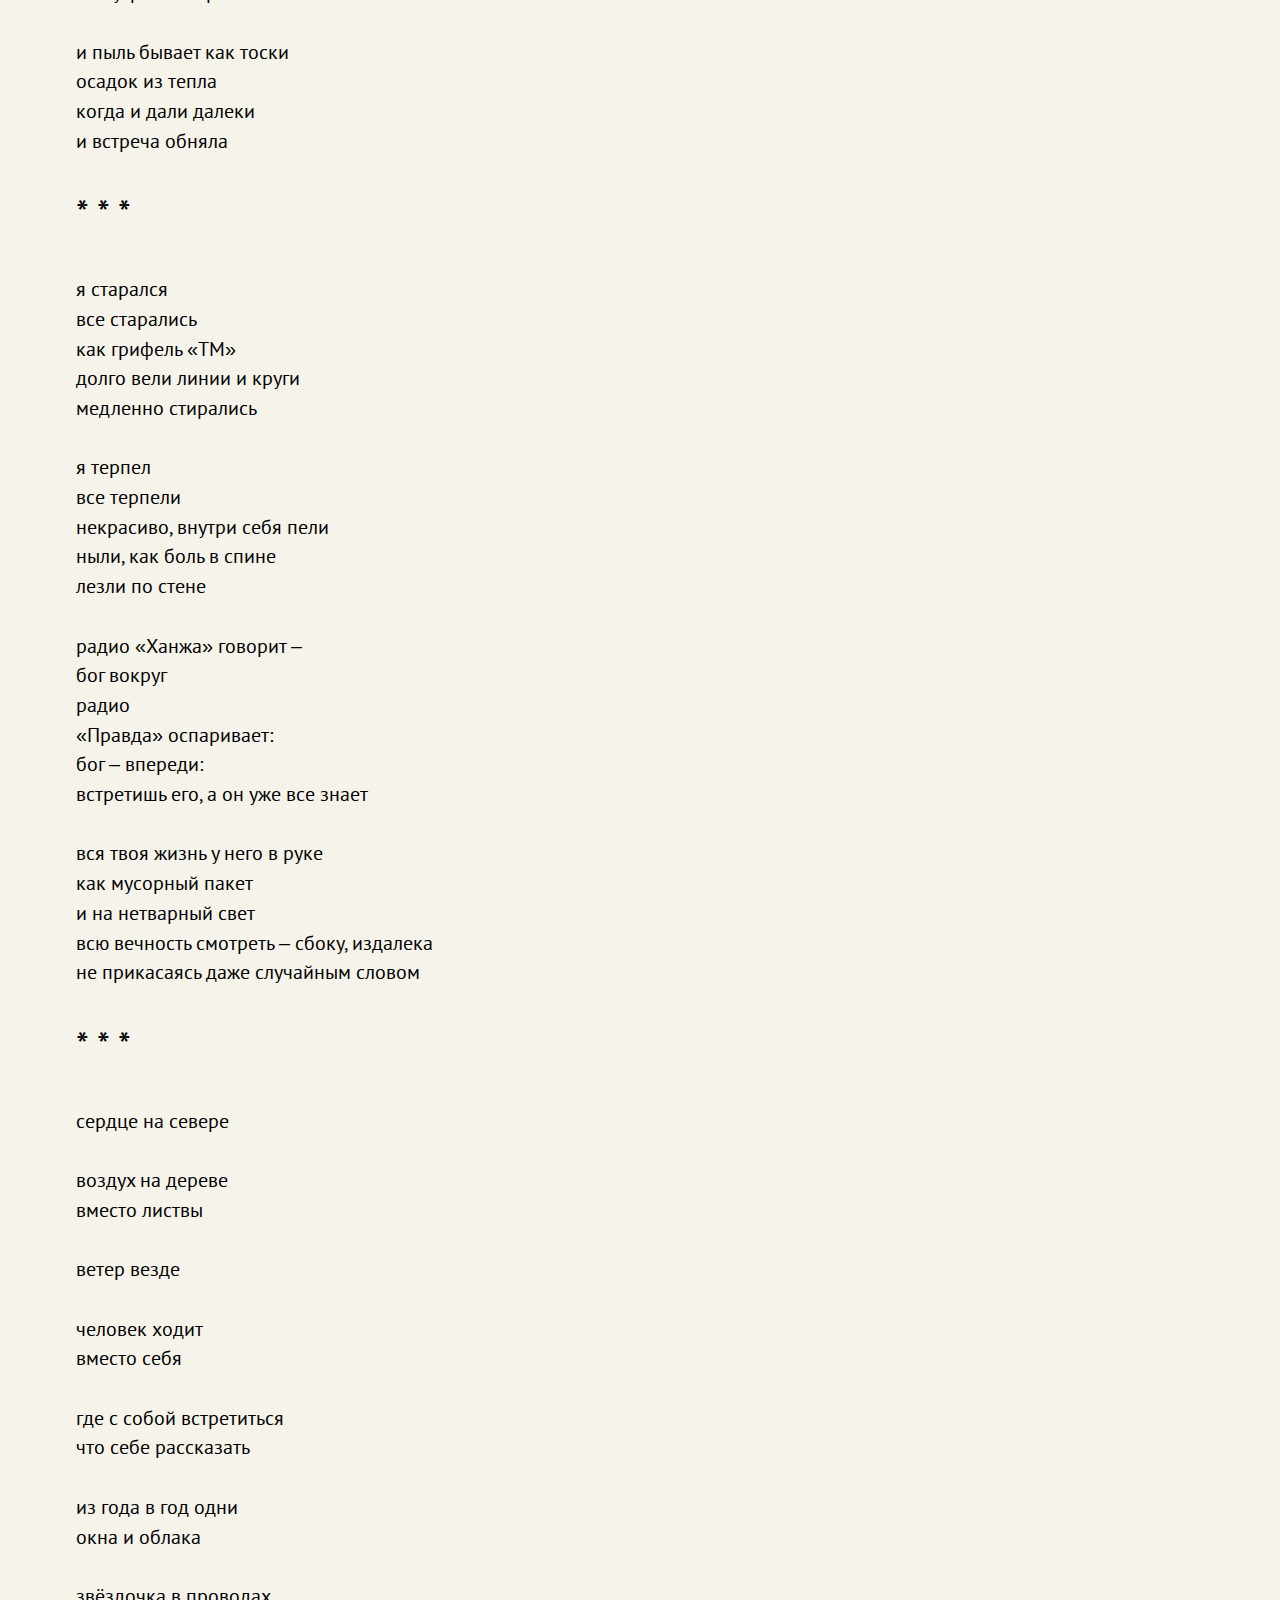
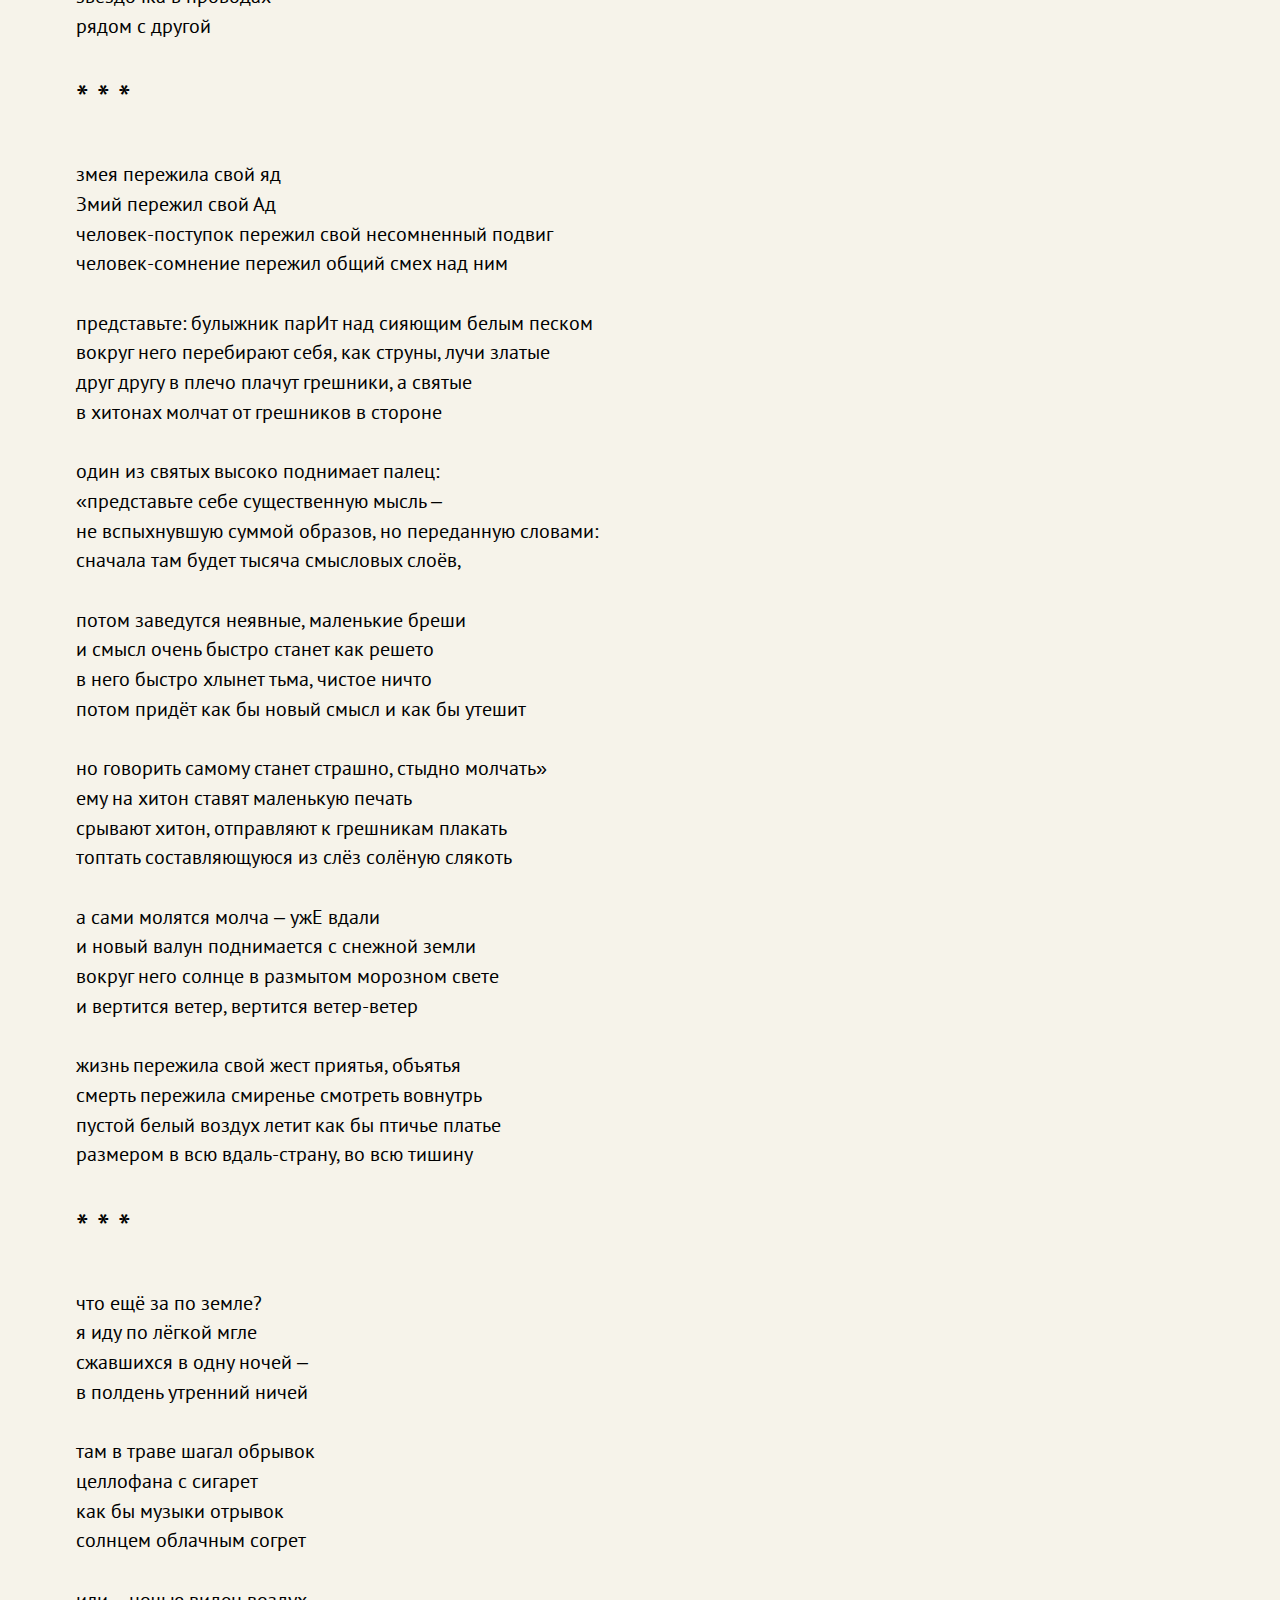
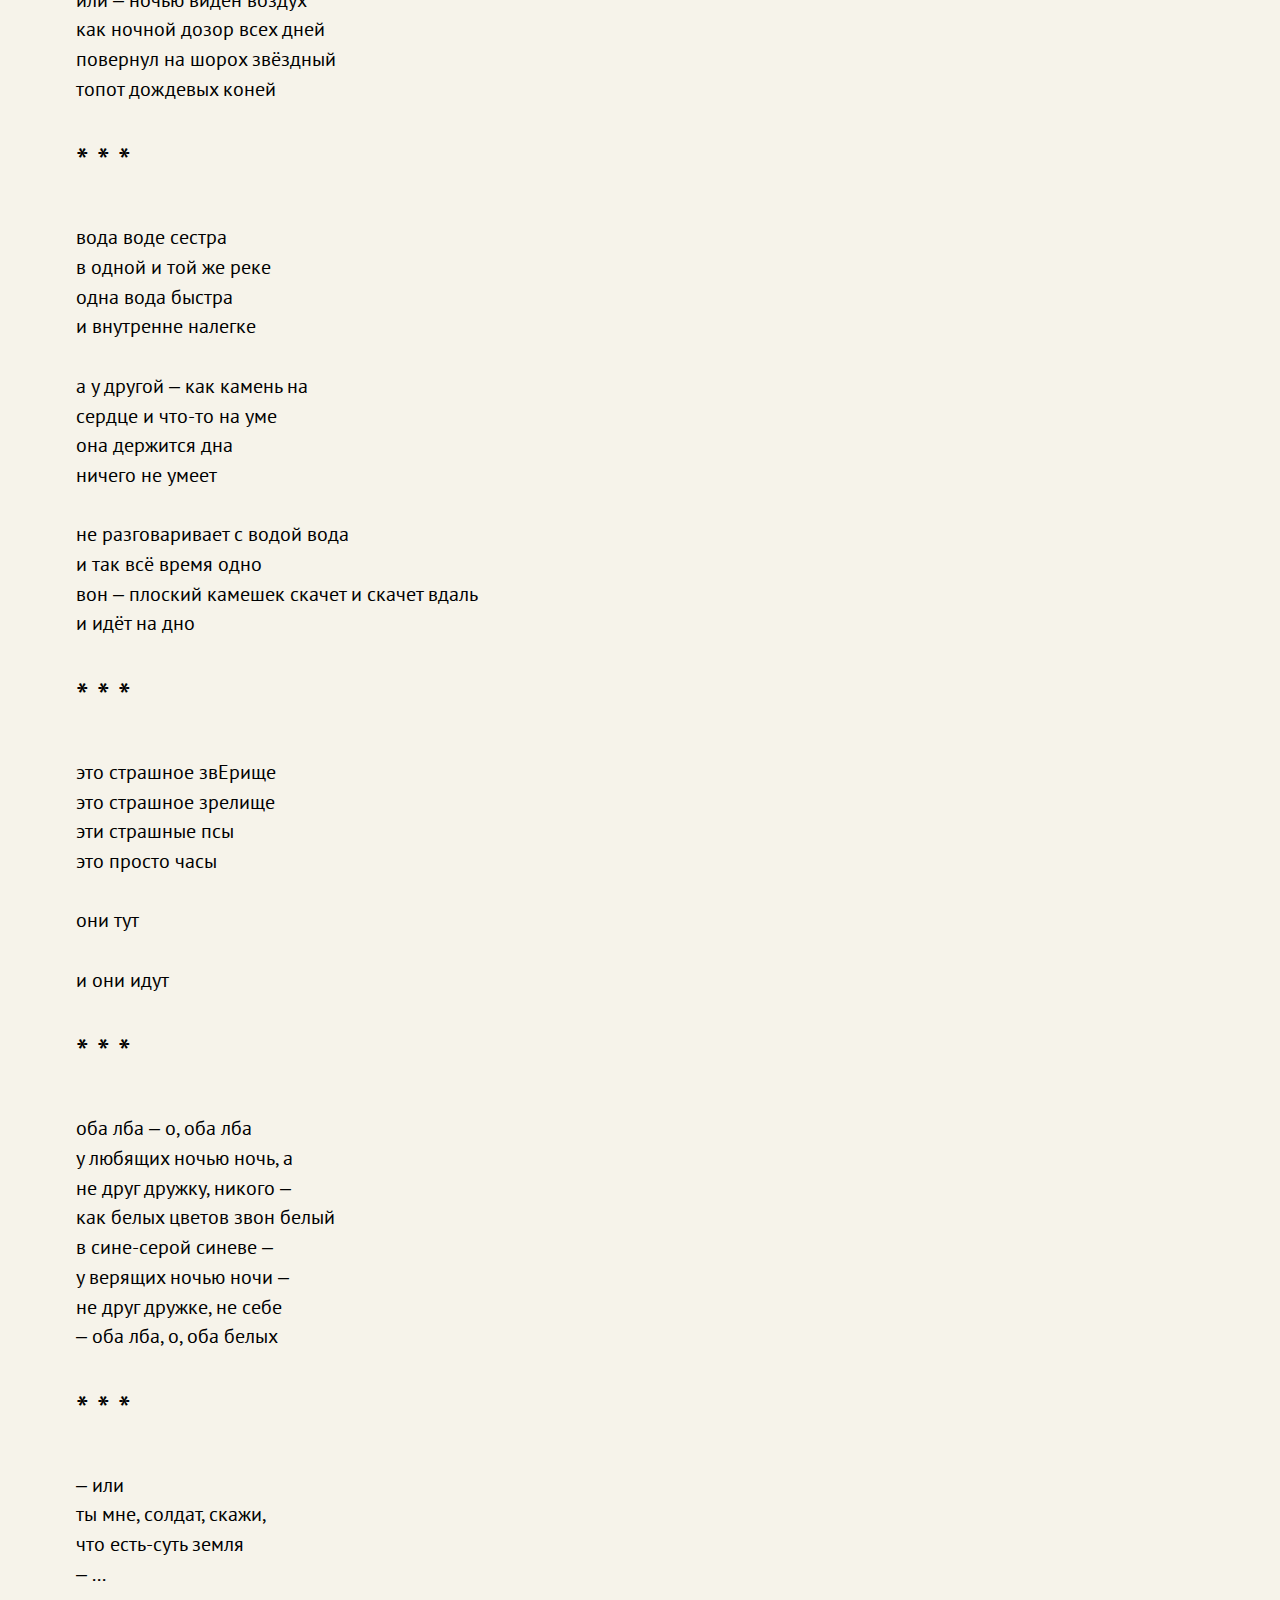
<file: poems-part-5.html>
<!DOCTYPE html><html lang="ru"><head><meta charset="utf-8"><meta name="viewport" content="width=device-width,initial-scale=1"><meta http-equiv="X-UA-Compatible" content="ie=edge"><title>Василий Бородин — Стихи: часть пятая</title><meta name="description" content="Василий Бородин. Стихи 2005-2020 гг.: часть пятая."><link rel="preload" fetchpriority="high" href="fonts/russoone.woff2" as="font" type="font/woff2" crossorigin=""><link rel="preload" fetchpriority="high" href="fonts/ptsans.woff2" as="font" type="font/woff2" crossorigin=""><link rel="manifest" href="manifest.webmanifest"><link rel="icon" href="img/favicon-16.png" sizes="16x16" type="image/png"><link rel="icon" href="img/favicon-32.png" sizes="32x32" type="image/png"><link rel="icon" href="img/favicon-64.png" sizes="64x64" type="image/png"><link rel="apple-touch-icon" href="apple-touch-icon.png" sizes="180x180" type="image/png"><link rel="stylesheet" href="css/style.min.css"></head><body class="flex-page"><div style="display:none"><svg xmlns="http://www.w3.org/2000/svg" xmlns:xlink="http://www.w3.org/1999/xlink"><symbol id="icon-archive-play" viewBox="0 0 240 240"><path d="M62.8,199.5c-1,0.8-2.4,0.6-3.3-0.4c-0.4-0.5-0.6-1.1-0.5-1.8V42.6c-0.2-1.3,0.7-2.4,1.9-2.6c0.7-0.1,1.3,0.1,1.9,0.4l154.7,77.7c2.1,1.1,2.1,2.8,0,3.8L62.8,199.5z"></path></symbol><symbol id="icon-bandcamp" viewBox="0 0 24 24"><path d="M0 18.75l7.437-13.5H24l-7.438 13.5H0z"></path></symbol><symbol id="icon-camera" viewBox="0 0 32 32"><path d="M30 27l-6-5v5a2 2 0 0 1-2 2H2a2 2 0 0 1-2-2V10a2 2 0 0 1 2-2h7.698L6.74 4H1a1 1 0 1 1 0-2h6a1 1 0 0 1 1 1l4.072 5H22a2 2 0 0 1 2 2v5l6-6a2 2 0 0 1 2 2v14c0 1.104-.771 2-2 2zm-9-17h-6a1 1 0 1 0 0 2h6a1 1 0 1 0 0-2z"></path></symbol><symbol id="icon-facebook" viewBox="0 0 32 32"><path d="M19 6h5v-6h-5c-3.86 0-7 3.14-7 7v3h-4v6h4v16h6v-16h5l1-6h-6v-3c0-0.542 0.458-1 1-1z"></path></symbol><symbol id="icon-livejournal" viewBox="0 0 305 305"><path d="M160.662 19.47c-18.934 0-37.323 3.668-54.693 10.881L76.353.732a2.501 2.501 0 0 0-3.082-.359C44.436 18.201 19.773 42.865 1.947 71.699a2.499 2.499 0 0 0 .358 3.082l28.39 28.383c-8.491 18.637-12.808 38.5-12.808 59.074C17.887 240.957 81.936 305 160.662 305c78.721 0 142.765-64.043 142.765-142.762 0-78.723-64.044-142.768-142.765-142.768zm56.563 129.194l9.943 42.082 9.543 44.395-44.337-9.533-42.055-9.893L36.712 102.111c14.252-29.338 38.339-52.619 68.114-65.832l112.399 112.385z"></path><path d="M221.76 187.396l-7.522-33.023c-25.891 11.889-46.404 32.402-58.283 58.295l33.023 7.52c7.011-14.023 18.769-25.778 32.782-32.792z"></path></symbol><symbol id="icon-music" viewBox="0 0 24 24"><path d="M17.016 6h4.969v2.016h-3v9c0 1.641-1.359 3-3 3s-3-1.359-3-3 1.359-3 3-3c.328 0 .703.094 1.031.188V6.001zM3 15.984v-1.969h8.016v1.969H3zm12-6V12H3V9.984h12zM15 6v2.016H3V6h12z"></path></symbol><symbol id="icon-soundcloud" viewBox="0 0 32 32"><path d="M27.874 16.069c-0.565 0-1.105 0.11-1.596 0.308-0.328-3.574-3.447-6.377-7.25-6.377-0.931 0-1.834 0.176-2.635 0.474-0.311 0.116-0.393 0.235-0.393 0.466v12.585c0 0.243 0.195 0.445 0.441 0.469 0.011 0.001 11.36 0.007 11.434 0.007 2.278 0 4.125-1.776 4.125-3.965s-1.848-3.966-4.126-3.966zM12.5 24h1l0.5-7.007-0.5-6.993h-1l-0.5 6.993zM9.5 24h-1l-0.5-5.086 0.5-4.914h1l0.5 5zM4.5 24h1l0.5-4-0.5-4h-1l-0.5 4zM0.5 22h1l0.5-2-0.5-2h-1l-0.5 2z"></path></symbol><symbol id="icon-tumblr" viewBox="0 0 24 24"><path d="M14.563 24c-5.093 0-7.031-3.756-7.031-6.411V9.747H5.116V6.648c3.63-1.313 4.512-4.596 4.71-6.469C9.84.051 9.941 0 9.999 0h3.517v6.114h4.801v3.633h-4.82v7.47c.016 1.001.375 2.371 2.207 2.371h.09c.631-.02 1.486-.205 1.936-.419l1.156 3.425c-.436.636-2.4 1.374-4.156 1.404h-.178l.011.002z"></path></symbol><symbol id="icon-vkontakte" viewBox="0 0 24 24"><path d="M11.701 18.771h1.437s.433-.047.654-.284c.21-.221.21-.63.21-.63s-.031-1.927.869-2.21c.887-.281 2.012 1.86 3.211 2.683.916.629 1.605.494 1.605.494l3.211-.044s1.682-.105.887-1.426c-.061-.105-.451-.975-2.371-2.76-2.012-1.861-1.742-1.561.676-4.787 1.469-1.965 2.07-3.166 1.875-3.676-.166-.48-1.26-.361-1.26-.361l-3.602.031s-.27-.031-.465.09c-.195.119-.314.391-.314.391s-.572 1.529-1.336 2.82c-1.623 2.729-2.268 2.879-2.523 2.699-.604-.391-.449-1.58-.449-2.432 0-2.641.404-3.75-.781-4.035-.39-.091-.681-.15-1.685-.166-1.29-.014-2.378.01-2.995.311-.405.203-.72.652-.539.675.24.03.779.146 1.064.537.375.506.359 1.636.359 1.636s.211 3.116-.494 3.503c-.495.262-1.155-.28-2.595-2.756-.735-1.26-1.291-2.67-1.291-2.67s-.105-.256-.299-.406c-.227-.165-.557-.225-.557-.225l-3.435.03s-.51.016-.689.24c-.166.195-.016.615-.016.615s2.686 6.287 5.732 9.453c2.79 2.902 5.956 2.715 5.956 2.715l-.05-.055z"></path></symbol><symbol id="icon-youtube-button" viewBox="0 0 68 48"><path d="M66.52,7.74c-0.78-2.93-2.49-5.41-5.42-6.19C55.79,.13,34,0,34,0S12.21,.13,6.9,1.55 C3.97,2.33,2.27,4.81,1.48,7.74C0.06,13.05,0,24,0,24s0.06,10.95,1.48,16.26c0.78,2.93,2.49,5.41,5.42,6.19 C12.21,47.87,34,48,34,48s21.79-0.13,27.1-1.55c2.93-0.78,4.64-3.26,5.42-6.19C67.94,34.95,68,24,68,24S67.94,13.05,66.52,7.74z"></path><path fill="#ffffff" fill-opacity="1" d="M 45,24 27,14 27,34"></path></symbol></svg></div><header class="page-header"><nav class="main-nav main-nav--nojs" aria-label="Основная навигация"><a class="main-nav__logo logo logo--main-nav" href="index.html"><span class="logo__inner">Ва&#173;си&#173;лий<br>Бо&#173;ро&#173;дин</span> <span class="visually-hidden">: на главную страницу</span> </a><button class="main-nav__toggle" type="button"><span class="visually-hidden">Меню</span> <span class="main-nav__icon-bar"></span></button><ul class="main-nav__list site-list" role="list"><li class="site-list__item"><a class="site-list__link" href="poems-part-1.html" aria-label="Страница первая. Стихи: часть первая">I <span class="site-list__description">Стихи<span class="visually-hidden">: часть первая</span></span></a></li><li class="site-list__item"><a class="site-list__link" href="poems-part-2.html" aria-label="Страница вторая. Стихи: часть вторая">II <span class="site-list__description">Стихи<span class="visually-hidden">: часть вторая</span></span></a></li><li class="site-list__item"><a class="site-list__link" href="poems-part-3.html" aria-label="Страница третья. Стихи: часть третья">III <span class="site-list__description">Стихи<span class="visually-hidden">: часть третья</span></span></a></li><li class="site-list__item"><a class="site-list__link" href="poems-part-4.html" aria-label="Страница четвертая. Стихи: часть четвертая">IV <span class="site-list__description">Стихи<span class="visually-hidden">: часть четвертая</span></span></a></li><li class="site-list__item site-list__item--current"><a class="site-list__link"><span aria-hidden="true">V </span><span class="visually-hidden">(Страница пятая). </span><span class="site-list__description">Стихи <span class="visually-hidden">: часть пятая</span></span></a></li><li class="site-list__item"><a class="site-list__link" href="lyrics.html" aria-label="Страница шестая. Песни">VI <span class="site-list__description">Песни</span></a></li><li class="site-list__item"><a class="site-list__link" href="libretto.html" aria-label="Страница седьмая. Пьеса «Машенька»">VII <span class="site-list__description">Пьеса</span></a></li></ul></nav></header><main class="page-main"><h1 class="page-title page-title--inner-page"><span class="page-title__number"><span aria-hidden="true">V </span><span class="visually-hidden">(Страница пятая). </span></span>Стихи 2005‑2020<span class="visually-hidden">: часть пятая</span></h1><div class="texts"><ul class="texts__list" role="list"><li class="texts__item"><h2 class="asterisks" id="poem-1">* * * <span class="visually-hidden">(«приснились только что задворки...»)</span></h2><p class="lines">приснились только что задворки<br>какого-то ларька в стене:<br>ночь, снег, и все едят похлёбку –<br>собаки, люди, и ко мне<br>собака тычется в карманы,<br>а корма нету, только чай.<br>я говорю ей без обмана,<br>как человеку: «видишь: чай»<br>трясу у уха красной пачкой<br>а рядом женщина молчит,<br>и ясно: никогда не плачет.</p><p class="lines">летает пар, и дым горчит</p></li><li class="texts__item"><h2 class="asterisks" id="poem-2">* * * <span class="visually-hidden">(«флейта вестница...»)</span></h2><p class="lines">флейта вестница<br>ты и конница и змея и<br>звонница на закате<br>и подожжённая лодка<br>под ночным ливнем<br>ты и радуга</p><p class="lines">и само<br>солнце говорит тебе злится:<br>выучи ужЕ поворот птичьей стаи<br>видишь как<br>резко сворачивает на лету<br>первая птица</p></li><li class="texts__item"><h2 class="asterisks" id="poem-3">* * * <span class="visually-hidden">(«сыроватого звука...»)</span></h2><p class="lines">сыроватого звука<br>сыроватого звука нам<br>с самой ясной Ямайки<br>сыроватого звука – там<br>УЗИ сердца, или собака<br>вылезла из воды<br>а по берегу<br>ходит между людьми<br>сухой дым</p><p class="lines">человек – тоже ствол и ветки<br>тихий ход сухих голых корней<br>время замершее как ветер<br>над песчинками светлых дней<br>между рёбер ладоней господних беги –<br>стой, беги, струйка<br>общего песка<br>белый флаг – листок папиросной бумаги<br>кончен бой, солнце подожгло облака</p></li><li class="texts__item"><h2 class="asterisks" id="poem-4">* * * <span class="visually-hidden">(«– товарищ чай...»)</span></h2><p class="lines">– товарищ чай<br>– я крот, товарищ ночь</p><p class="lines">в орлиных крыльях<br>вянущий поток<br>воздушный вдруг<br>усиливается</p><p class="lines">– товарищ лес<br>– я прав, товарищ царь</p><p class="lines">смыкая на пути твоём ряды<br>еловых мелких игл,<br>ветки дней<br>смыкая, чтоб ты слышал пульс корней</p><p class="lines">– товарищ пир<br>– я тризна, милый храм</p><p class="lines">нам галок надо больше:<br>тесноту<br>духовную и звуковую – ту<br>что радио умеет по утрам</p><p class="lines">– о-у, о-у: товарищ песня пьёт,<br>зубами кран</p><p class="lines">холодный прикусив<br>товарищ небо ясен и спесив<br>товарищ дым<br>метаморфозы вьёт</p></li><li class="texts__item"><h2 class="asterisks" id="poem-5">* * * <span class="visually-hidden">(«почему богема это шарф?..»)</span></h2><p class="lines">почему богема это шарф?<br>потому что мир – это вампир,<br>потому что шея – там душа,<br>потому что всё на сквозняке</p><p class="lines">стоп, но мир – отец, великий вождь,<br>ходит белый голубь с хохолком,<br>и главнокомандующий дождь<br>ходит в сапогах, не босиком</p><p class="lines">ходит по экрану-простыне<br>свет внутри царапины косой:<br>слабнет дождь, и между окон-дней<br>мир свернулся мёртвою осой</p></li><li class="texts__item"><h2 class="asterisks" id="poem-6">* * * <span class="visually-hidden">(«или не так давно стал такой наплыв...»)</span></h2><p class="lines">или не так давно стал такой наплыв –<br>что это много, и это не навсегда:<br>именно родной кров, голубь на подоконнике,<br>крепкий горячий чай, окна в ряд<br>за окном, узел старой герани, и<br>всем можно позвонить</p><p class="lines">время – серая лодка, там<br>вместо меня<br>будет когда-то, не долго, сидеть<br>кокон пустоты<br>будут, чуть дольше, бледнея ходить<br>рыжие или чёрные облакА чужой памяти</p><p class="lines">время – красная нитка: в каждом узле<br>обнаруживаешь себя, по рукам и ногам,<br>с лучшими, чем ты, и, конечно, тяжесть растёт<br>в сжатых таких челюстях молчания, где если и<br>зреют осмысленные слова –<br>то о растущем в это же время сердечном свете</p><p class="lines">в пункте приёма лома на автобазе<br>чистый и не утоптанный снег; в чёрном гараже<br>приёмщик в пёстром свитере отбивает<br>медную плату от впаянных проводов:<br>чёрные пальцы, а деньги даёт всегда<br>чистые, как зарплату из банкомата</p><p class="lines">можно подвыпить, всем можно позвонить<br>глядя на ёлку в сквере, на солнце, сквозь<br>прутья забора разлившееся по льду вдаль;<br>между серебряных, тёмных облачных сгустков –<br>бледный просвет, в нём прямые лучи чуть вкось<br>не изменяясь плывут влево, за завод</p><p class="lines">сдувшаяся, запутавшись в проводах,<br>связка воздушных шариков потемнела,<br>как вялый виноград, ещё не изюм<br>– это не наши дУши, не мы с друзьями!<br>или не так давно стал такой наплыв:<br>всем можно позвонить</p></li><li class="texts__item"><h2 class="asterisks" id="poem-7">* * * <span class="visually-hidden">(«светло в яме...»)</span></h2><p class="lines">светло в яме<br>под весом волка рухнул настил<br>вот – улеглись<br>листья кружившиеся сперва<br>светло в яме</p><p class="lines">вода в доме<br>тише и тише качается в ведре<br>дышит большой<br>и круглый отсвет на потолке<br>вода в доме</p><p class="lines">в густом дыме<br>вертятся рыжие искры вверх<br>вверху гаснут<br>серыми точками плывут вниз<br>в густом дыме</p><p class="lines">в ночном небе<br>светлеет звёздная глубина<br>и полной грудью<br>прозрачный волк дышит и бежит<br>в ночном небе</p></li><li class="texts__item"><h2 class="asterisks" id="poem-8">* * * <span class="visually-hidden">(«на...»)</span></h2><p class="lines">на<br>легком ветру<br>лестничной клетки<br>вертится белое перышко<br>это мое к тебе<br>неназываемое</p><p class="lines">банка с окурками<br>ржавая сетка лифта<br>белое перышко вертится<br>вверх вверх вверх<br>это совсем ничье<br>это ранний май</p><p class="lines">и во дворе<br>на остриях травы<br>белые звезды воздуха с явным звоном<br>сталкиваются лучами; мычит земля<br>это к тебе мое: не<br>слушай, не знай</p></li><li class="texts__item"><h2 class="asterisks" id="poem-9">* * * <span class="visually-hidden">(«уважайте пространство других...»)</span></h2><p class="lines">уважайте пространство других<br>глубоко (насквозь) в рыхлый снег<br>комья снега бух! бух! с ветвей</p><p class="lines">отражайтесь в мытых дверях<br>– старый фикус и силуэт<br>пациента дружны как ни –<br>кто: вот пожелтЕл клЮв листка</p><p class="lines">как бы пальцы от табака<br>ночью с крыш старых корпусов<br>острый снег летит завитком<br>жужжат кварцевой лампой дни</p><p class="lines">фикус машет каждой рукой</p></li><li class="texts__item"><h2 class="asterisks" id="poem-10">* * * <span class="visually-hidden">(«Шопенгаур пишет...»)</span></h2><p class="lines">Шопенгаур пишет<br>о собаке своей<br>а она сидит дышит<br>на подстилке своей</p><p class="lines">...сделаем бидермайер<br>из всего, из всего –<br>стоя, как парикмахер,<br>над душой у всего!</p></li><li class="texts__item"><h2 class="asterisks" id="poem-11">* * * <span class="visually-hidden">(«короли: в лапках...»)</span></h2><p class="lines">короли: в лапках<br>у королей – лишь кубки<br>– о, густо-красные, как глаза,<br>камни на кубках!</p><p class="lines">с потолка падает слеза<br>крыса ёжится; «вылезай!» –<br>сто лет кричит призракам королей<br>призрак бунтовщика</p><p class="lines">стучит прикладом – но в лапках<br>у королей – лишь кубки<br>крыса ёжится – корки нет,<br>капает с потолка</p></li><li class="texts__item"><h2 class="asterisks" id="poem-12">* * * <span class="visually-hidden">(«вычеркнутые стихи...»)</span></h2><p class="lines">вычеркнутые стихи<br>о далёком камне, к которому течёт время,<br>кажущееся неподвижной горой из стекла,<br>и о лодке ладоней,<br>в которой дышит вода<br>и готовится смыть колючие ручейки слёз<br>со щёк недостижимо хорошего девичьего человека</p><p class="lines">или шуточная песня<br>о погибшем красноармейце,<br>из которого вышла душа<br>и, превратившись в весь мир,<br>вдруг наткнулась во всём этом мире на своё<br>прежнее жильё-тело<br>в тёплой ещё вечерней степи,<br>рядом с серой шашкой</p></li><li class="texts__item"><h2 class="asterisks" id="poem-13">* * * <span class="visually-hidden">(«промахивающийся корень наматывает круги на поверхности земли...»)</span></h2><p class="lines">промахивающийся корень наматывает круги на поверхности земли<br>промахивающийся корень наматывает круги на поверхности бледной наждачной земли, где<br>осколочная лесная луна, паучий скупой бег по нитке из угла в центр, и<br>сырые древесные грибы – как голубоватые кольца сатурна, предчувствие воя, вой<br>скрип очень сухого ствола с рассопливившейся сердцевиной – на что он похож? думай головой<br>похож он на твою душу и твою речь – говорит с ветхим человеком его встреча, встреча с самим собой</p><p class="lines">курносой летучей мыши болезненная эйфория и дрожь ушей, потом сон, сон вниз головой –<br>вот так она выглядит, жажда радости, поиск средств к её достижению; ты стал жалок<br>вот жук, когда целится птица, – он притворяется мёртвым: сложив лапы на груди, лежит на спине<br>а ты, лёжа замертво внутри себя, тем отчаяннее шевелишься, идёшь к людям, смотришь в небо<br>растрескавшееся дерево говорит себе «мы»: «мы могли стать великие корабли»<br>промахивающийся корень наматывает круги на поверхности утренней земли</p></li><li class="texts__item"><h2 class="asterisks" id="poem-14">* * * <span class="visually-hidden">(«когда в депо на пустыре...»)</span></h2><p class="lines">когда в депо на пустыре<br>прекрасные глаза<br>автобусов – земных царей –<br>глядят как бы из-за</p><p class="lines">легчайших облаков глядит<br>небесный царь на них<br>и всё земное впереди<br>как бы грядёт жених</p><p class="lines">я думаю о солнце дней<br>сквозном но слов о нём<br>ни верных ни неверных нет –<br>оно лишь с каждым днём</p></li><li class="texts__item"><h2 class="asterisks" id="poem-15">* * * <span class="visually-hidden">(«ночь летающая и август...»)</span></h2><p class="lines">ночь летающая и август<br>говорящий: долгие звёзды<br>над<br>домом тёмным изнутри<br>спи и сни – а утром смотри:</p><p class="lines">синий домик пыльная тропка;<br>внутри лип золотой и робкий<br>лист – и лист зелёный немой<br>ум<br>молчит, чай зовёт домой</p></li><li class="texts__item"><h2 class="asterisks" id="poem-16">* * * <span class="visually-hidden">(«печаль бывает изнутри...»)</span></h2><p class="lines">печаль бывает изнутри<br>бывает вся внутри<br>сидит на краешке земли<br>на камешке зари</p><p class="lines">ума бывает далеко<br>раскинутая сеть<br>теряет душу-облако<br>и так всю ночь висеть</p><p class="lines">над ранним праздничным столом<br>смиренная оса<br>качает свой срединный слом<br>всё время полчаса</p><p class="lines">на поздних праздничных столах<br>у лодки лепестка<br>хромает муравей-феллах<br>гудит его рука</p><p class="lines">бывают улицы коров<br>над ними как старик<br>прозрачен ветер, нездоров<br>и внутренне горит</p><p class="lines">и пыль бывает как тоски<br>осадок из тепла<br>когда и дали далеки<br>и встреча обняла</p></li><li class="texts__item"><h2 class="asterisks" id="poem-17">* * * <span class="visually-hidden">(«я старался...»)</span></h2><p class="lines">я старался<br>все старались<br>как грифель «ТМ»<br>долго вели линии и круги<br>медленно стирались</p><p class="lines">я терпел<br>все терпели<br>некрасиво, внутри себя пели<br>ныли, как боль в спине<br>лезли по стене</p><p class="lines">радио «Ханжа» говорит –<br>бог вокруг<br>радио<br>«Правда» оспаривает:<br>бог – впереди:<br>встретишь его, а он уже все знает</p><p class="lines">вся твоя жизнь у него в руке<br>как мусорный пакет<br>и на нетварный свет<br>всю вечность смотреть – сбоку, издалека<br>не прикасаясь даже случайным словом</p></li><li class="texts__item"><h2 class="asterisks" id="poem-18">* * * <span class="visually-hidden">(«сердце на севере...»)</span></h2><p class="lines">сердце на севере</p><p class="lines">воздух на дереве<br>вместо листвы</p><p class="lines">ветер везде</p><p class="lines">человек ходит<br>вместо себя</p><p class="lines">где с собой встретиться<br>что себе рассказать</p><p class="lines">из года в год одни<br>окна и облака</p><p class="lines">звёздочка в проводах<br>рядом с другой</p></li><li class="texts__item"><h2 class="asterisks" id="poem-19">* * * <span class="visually-hidden">(«змея пережила свой яд...»)</span></h2><p class="lines">змея пережила свой яд<br>Змий пережил свой Ад<br>человек-поступок пережил свой несомненный подвиг<br>человек-сомнение пережил общий смех над ним</p><p class="lines">представьте: булыжник парИт над сияющим белым песком<br>вокруг него перебирают себя, как струны, лучи златые<br>друг другу в плечо плачут грешники, а святые<br>в хитонах молчат от грешников в стороне</p><p class="lines">один из святых высоко поднимает палец:<br>«представьте себе существенную мысль –<br>не вспыхнувшую суммой образов, но переданную словами:<br>сначала там будет тысяча смысловых слоёв,</p><p class="lines">потом заведутся неявные, маленькие бреши<br>и смысл очень быстро станет как решето<br>в него быстро хлынет тьма, чистое ничто<br>потом придёт как бы новый смысл и как бы утешит</p><p class="lines">но говорить самому станет страшно, стыдно молчать»<br>ему на хитон ставят маленькую печать<br>срывают хитон, отправляют к грешникам плакать<br>топтать составляющуюся из слёз солёную слякоть</p><p class="lines">а сами молятся молча – ужЕ вдали<br>и новый валун поднимается с снежной земли<br>вокруг него солнце в размытом морозном свете<br>и вертится ветер, вертится ветер-ветер</p><p class="lines">жизнь пережила свой жест приятья, объятья<br>смерть пережила смиренье смотреть вовнутрь<br>пустой белый воздух летит как бы птичье платье<br>размером в всю вдаль-страну, во всю тишину</p></li><li class="texts__item"><h2 class="asterisks" id="poem-20">* * * <span class="visually-hidden">(«что ещё за по земле?..»)</span></h2><p class="lines">что ещё за по земле?<br>я иду по лёгкой мгле<br>сжавшихся в одну ночей –<br>в полдень утренний ничей</p><p class="lines">там в траве шагал обрывок<br>целлофана с сигарет<br>как бы музыки отрывок<br>солнцем облачным согрет</p><p class="lines">или – ночью виден воздух<br>как ночной дозор всех дней<br>повернул на шорох звёздный<br>топот дождевых коней</p></li><li class="texts__item"><h2 class="asterisks" id="poem-21">* * * <span class="visually-hidden">(«вода воде сестра...»)</span></h2><p class="lines">вода воде сестра<br>в одной и той же реке<br>одна вода быстра<br>и внутренне налегке</p><p class="lines">а у другой – как камень на<br>сердце и что-то на уме<br>она держится дна<br>ничего не умеет</p><p class="lines">не разговаривает с водой вода<br>и так всё время одно<br>вон – плоский камешек скачет и скачет вдаль<br>и идёт на дно</p></li><li class="texts__item"><h2 class="asterisks" id="poem-22">* * * <span class="visually-hidden">(«это страшное звЕрище...»)</span></h2><p class="lines">это страшное звЕрище<br>это страшное зрелище<br>эти страшные псы<br>это просто часы</p><p class="lines">они тут</p><p class="lines">и они идут</p></li><li class="texts__item"><h2 class="asterisks" id="poem-23">* * * <span class="visually-hidden">(«оба лба – о, оба лба...»)</span></h2><p class="lines">оба лба – о, оба лба<br>у любящих ночью ночь, а<br>не друг дружку, никого –<br>как белых цветов звон белый<br>в сине-серой синеве –<br>у верящих ночью ночи –<br>не друг дружке, не себе<br>– оба лба, о, оба белых</p></li><li class="texts__item"><h2 class="asterisks" id="poem-24">* * * <span class="visually-hidden">(«– или...»)</span></h2><p class="lines">– или<br>ты мне, солдат, скажи,<br>что есть-суть земля<br>– ...</p><p class="lines">– а земля есть-суть<br>первая глубина</p><p class="lines">земля<br>есть-суть<br>первая, видишь,<br>робость</p><p class="lines">– а что есть<br>вода?</p><p class="lines">– вода есть<br>весть жизни<br>внутрь<br>всех: водА есть</p><p class="lines">часть пре-<br>выше целого</p><p class="lines">– а.....<br>.........<br>.........<br>..........огонь?</p><p class="lines">– а огонь сам ест<br>собой в себя воздух –</p><p class="lines">он<br>чтО под нога-<br>ми, не видит:<br>слеп ради зрячих</p><p class="lines">...а вот ужЕ с тобой<br>воздух – это мы</p><p class="lines">это мы с тобой<br>говорим –<br>значит, знаем,<br>знАчим</p><p class="lines">и солдат ты ужЕ не тот<br>а – сам себе отчим</p><p class="lines">седой сын<br>серый<br>сон<br>в домах</p><p class="lines">ветер<br>в рукавах</p></li><li class="texts__item"><h2 class="asterisks" id="poem-25">* * * <span class="visually-hidden">(«как девушка поэта несложна...»)</span></h2><p class="lines">как девушка поэта несложна<br>и тем неповторима спит луна<br>в расширенном своём одном глазу:<br>как бы сама – на дне, а мир – внизу</p><p class="lines">как робкая тревога богача<br>под снайперские замиранья крыш<br>последней спичкой зажжена свеча<br>в безлюдной комнате: дрожишь, не спишь</p><p class="lines">из слОва «паника» выходит Пан<br>обнимешь его за своё плечо<br>сам себе мать и встречная толпа<br>где каждый контур как прощёный чёрт</p></li><li class="texts__item"><h2 class="asterisks" id="poem-26">* * * <span class="visually-hidden">(«голое деревце...»)</span></h2><p class="lines">голое деревце<br>везёт<br>в троллейбусе старик</p><p class="lines">и музыки ни в нём ни в нём<br>ни в нём –<br>музыки нет</p><p class="lines">ни в деревце<br>ни в старике<br>троллейбус тих как смерть</p><p class="lines">корни<br>в пакете белом спят<br>как «да не усну в смерть»</p><p class="lines">и морось<br>морось – точки врозь<br>как дождь-старик дорОг</p><p class="lines">каплей одной<br>с веткой одной<br>встретится у метро</p></li><li class="texts__item"><h2 class="asterisks" id="poem-27">* * * <span class="visually-hidden">(«битая как углы...»)</span></h2><p class="lines">битая как углы<br>каменного угля<br>беглая как стволы<br>спит<br>и поёт земля</p><p class="lines">в спрятанных лепестков<br>спи-<br>ралях-кулаках<br>день летит далеко<br>за свои облака</p><p class="lines">и роднее лунЫ<br>мыслям глаз голосА<br>круглой листвы-волны<br>од-<br>ной на все леса</p></li><li class="texts__item"><h2 class="asterisks" id="poem-28">* * * <span class="visually-hidden">(«дорОгой дорОгой...»)</span></h2><p class="lines">дорОгой дорОгой –<br>какие-то пни<br>дорОгой дорОгой:<br>который ни пни,<br>а встанет взвесь пепла<br>как будто навек:</p><p class="lines">«и я – человек»</p><p class="lines">...и я – человек</p></li><li class="texts__item"><h2 class="asterisks" id="poem-29">* * * <span class="visually-hidden">(«когда героин называли "системой"...»)</span></h2><p class="lines">когда героин называли «системой»<br>а воздух считали совой<br>мальки поверх грязно-рыжего песка дёргались<br>я был собой</p><p class="lines">сиянье летящее летней лески<br>и дурочки деревенской сплошной хмурый и одинокий гнев<br>железобетон, песок, солнце, тугие кОсы<br>кассетник и мёртвый берёзовый лист в корыте, ловящем внезапный, как вся тоска, холод неба</p><p class="lines">событий-то не было, никакой даже не намечалось судьбы<br>в кухОнном сарае спал чужой кот, и в кастрюле кипели грибы<br>летел рваный золотой контур облаков<br>один раз пошёл снег в июле</p><p class="lines">в лесу криком звали генеральскую дочку<br>тринадцати, что ли лет, бледную как русалка, сбежавшую со случайным парнем<br>глазА у неё были вообще совсем как вода<br>сосед шёл с рыбалки, в подвёрнутых бледных сапогах, с сачком и вмятой канистрой</p></li><li class="texts__item"><h2 class="asterisks" id="poem-30">* * * <span class="visually-hidden">(«"в раю небо из..."»)</span></h2><p class="lines">«в раю небо из<br>белого золота<br>земля – из<br>медного<br>корни – из серебра<br>стволы – из<br>тёмной платины<br>листья и цветы<br>из камней таких –<br>я названий не знаю» –</p><p class="lines">спи,<br>холод<br>спи, дитя-голод<br>спи, дитя-страх<br>а ты, старшая дочь тоска<br>не спи всех баюкай<br>ничего в полусне не видь<br>и всех ненавидь</p><p class="lines">в раю лёд<br>на просвет пузырчат<br>и ветка вмёрзла<br>не слепить снежка<br>на морозе и на ветру<br>в раю мёрзнет горб<br>в раю горят руки<br>в раю нищий горд<br>и в городе облака</p></li><li class="texts__item"><h2 class="asterisks" id="poem-31">* * * <span class="visually-hidden">(«до какого же ничто-...»)</span></h2><p class="lines">до какого же ничто-<br>жества жеста и жилья:<br>пыль берёшь как существо<br>и жалеешь как змею<br>пережившую яд</p><p class="lines">...это не я пою;<br>наши комнаты – львы<br>духа, кони ума<br>и вокруг головы<br>искр и молний зима</p></li><li class="texts__item"><h2 class="asterisks" id="poem-32">* * * <span class="visually-hidden">(«мир есть вечернее серое девичье...»)</span></h2><p class="lines">мир есть вечернее серое девичье<br>улыбающееся лицо</p><p class="lines">очень простое<br>не умное и не страстное</p><p class="lines">...не отменившее, встретив меня,<br>своей не-мне-улыбки</p></li></ul><nav class="texts__nav page-nav" aria-labelledby="page-nav__title"><h2 class="page-nav__title" id="page-nav__title">на этой странице:</h2><ul class="page-nav__list" role="list"><li class="page-nav__item"><a class="page-nav__link" href="#poem-1">«приснились только что задворки...»</a></li><li class="page-nav__item"><a class="page-nav__link" href="#poem-2">«флейта вестница...»</a></li><li class="page-nav__item"><a class="page-nav__link" href="#poem-3">«сыроватого звука...»</a></li><li class="page-nav__item"><a class="page-nav__link" href="#poem-4">«– товарищ чай...»</a></li><li class="page-nav__item"><a class="page-nav__link" href="#poem-5">«почему богема это шарф?..»</a></li><li class="page-nav__item"><a class="page-nav__link" href="#poem-6">«или не так давно стал такой наплыв...»</a></li><li class="page-nav__item"><a class="page-nav__link" href="#poem-7">«светло в яме...»</a></li><li class="page-nav__item"><a class="page-nav__link" href="#poem-8">«на...»</a></li><li class="page-nav__item"><a class="page-nav__link" href="#poem-9">«уважайте пространство других...»</a></li><li class="page-nav__item"><a class="page-nav__link" href="#poem-10">«Шопенгаур пишет...»</a></li><li class="page-nav__item"><a class="page-nav__link" href="#poem-11">«короли: в лапках...»</a></li><li class="page-nav__item"><a class="page-nav__link" href="#poem-12">«вычеркнутые стихи...»</a></li><li class="page-nav__item"><a class="page-nav__link" href="#poem-13">«промахивающийся корень наматывает круги на поверхности земли...»</a></li><li class="page-nav__item"><a class="page-nav__link" href="#poem-14">«когда в депо на пустыре...»</a></li><li class="page-nav__item"><a class="page-nav__link" href="#poem-15">«ночь летающая и август...»</a></li><li class="page-nav__item"><a class="page-nav__link" href="#poem-16">«печаль бывает изнутри...»</a></li><li class="page-nav__item"><a class="page-nav__link" href="#poem-17">«я старался...»</a></li><li class="page-nav__item"><a class="page-nav__link" href="#poem-18">«сердце на севере...»</a></li><li class="page-nav__item"><a class="page-nav__link" href="#poem-19">«змея пережила свой яд...»</a></li><li class="page-nav__item"><a class="page-nav__link" href="#poem-20">«что ещё за по земле?..»</a></li><li class="page-nav__item"><a class="page-nav__link" href="#poem-21">«вода воде сестра...»</a></li><li class="page-nav__item"><a class="page-nav__link" href="#poem-22">«это страшное звЕрище...»</a></li><li class="page-nav__item"><a class="page-nav__link" href="#poem-23">«оба лба – о, оба лба...»</a></li><li class="page-nav__item"><a class="page-nav__link" href="#poem-24">«– или...»</a></li><li class="page-nav__item"><a class="page-nav__link" href="#poem-25">«как девушка поэта несложна...»</a></li><li class="page-nav__item"><a class="page-nav__link" href="#poem-26">«голое деревце...»</a></li><li class="page-nav__item"><a class="page-nav__link" href="#poem-27">«битая как углы...»</a></li><li class="page-nav__item"><a class="page-nav__link" href="#poem-28">«дорОгой дорОгой...»</a></li><li class="page-nav__item"><a class="page-nav__link" href="#poem-29">«когда героин называли "системой"...»</a></li><li class="page-nav__item"><a class="page-nav__link" href="#poem-30">«"в раю небо из..."»</a></li><li class="page-nav__item"><a class="page-nav__link" href="#poem-31">«до какого же ничто-...»</a></li><li class="page-nav__item"><a class="page-nav__link" href="#poem-32">«мир есть вечернее серое девичье...»</a></li></ul></nav></div><button class="up-down" type="button"><span class="visually-hidden">Вернуться наверх</span> <span class="visually-hidden">Вернуться вниз</span></button></main><footer class="page-footer"><div class="page-footer__wrapper wrapper"><a class="page-footer__logo logo logo--footer" href="index.html"><span class="logo__inner">Ва&#173;си&#173;лий<br>Бо&#173;ро&#173;дин</span> <span class="visually-hidden">: на главную страницу</span></a><ul class="page-footer__edition-list edition-list" role="list"><li class="edition-list__item"><a class="edition-list__link" href="books.html">Книги</a></li><li class="edition-list__item"><a class="edition-list__link edition-list__link--external" href="https://vassily-borodin-blog.tumblr.com/" rel="noopener noreferrer" target="_blank" aria-label="Графика: открыть Tumblr"><span class="edition-list__name">Графика</span> <span class="edition-list__icon-wrapper"><svg class="edition-list__icon" width="18" height="18" aria-hidden="true" focusable="false"><use xlink:href="#icon-tumblr"></use></svg></span></a></li><li class="edition-list__item"><a class="edition-list__link" href="albums.html">Альбомы</a></li><li class="edition-list__item"><a class="edition-list__link" href="concerts.html">Концерты</a></li></ul><ul class="page-footer__social social" role="list"><li class="social__item"><a class="social__link" href="https://vk.com/id5403533" rel="noopener noreferrer" target="_blank"><span class="visually-hidden">Вконтакте</span> <svg class="social__icon" width="30" height="30" aria-hidden="true" focusable="false"><use xlink:href="#icon-vkontakte"></use></svg></a></li><li class="social__item"><a class="social__link" href="https://heart-s-growing.livejournal.com" rel="noopener noreferrer" target="_blank"><span class="visually-hidden" lang="en">Livejournal</span> <svg class="social__icon" width="30" height="30" aria-hidden="true" focusable="false"><use xlink:href="#icon-livejournal"></use></svg></a></li><li class="social__item"><a class="social__link" href="https://soundcloud.com/vassia-borodin" rel="noopener noreferrer" target="_blank"><span class="visually-hidden" lang="en">Soundcloud</span> <svg class="social__icon" width="30" height="30" aria-hidden="true" focusable="false"><use xlink:href="#icon-soundcloud"></use></svg></a></li><li class="social__item"><a class="social__link" href="https://vassilyborodin.bandcamp.com" rel="noopener noreferrer" target="_blank"><span class="visually-hidden" lang="en">Bandcamp</span> <svg class="social__icon" width="30" height="30" aria-hidden="true" focusable="false"><use xlink:href="#icon-bandcamp"></use></svg></a></li></ul><p class="page-footer__copyright copyright">© 2020-24 Василий Бородин</p><address class="page-footer__developed developed"><span class="developed__text">Сайт разработан </span><a class="developed__link">Ольгой Баженовой</a></address></div></footer><script src="js/nav.min.js"></script><script src="js/up-down.min.js"></script></body></html>
</file>
<file: css/style.min.css>
/*! normalize.css v8.0.0 | MIT License | github.com/necolas/normalize.css */
@-webkit-keyframes shadow-inset-bottom-left{0%{-webkit-box-shadow:inset 0 0 transparent;box-shadow:inset 0 0 transparent}to{-webkit-box-shadow:inset .333rem -.333rem .333rem 0 rgba(51,51,51,.8);box-shadow:inset .333rem -.333rem .333rem 0 rgba(51,51,51,.8)}}@-webkit-keyframes shadow-around{0%{-webkit-box-shadow:0 0 transparent;box-shadow:0 0 transparent}to{-webkit-box-shadow:0 0 .667rem .222rem rgba(255,255,255,.6);box-shadow:0 0 .667rem .222rem rgba(255,255,255,.6)}}@keyframes shadow-inset-bottom-left{0%{-webkit-box-shadow:inset 0 0 transparent;box-shadow:inset 0 0 transparent}to{-webkit-box-shadow:inset .333rem -.333rem .333rem 0 rgba(51,51,51,.8);box-shadow:inset .333rem -.333rem .333rem 0 rgba(51,51,51,.8)}}@keyframes shadow-around{0%{-webkit-box-shadow:0 0 transparent;box-shadow:0 0 transparent}to{-webkit-box-shadow:0 0 .667rem .222rem rgba(255,255,255,.6);box-shadow:0 0 .667rem .222rem rgba(255,255,255,.6)}}body,html{margin:0;padding:0}html{line-height:1.15;-webkit-text-size-adjust:100%;-webkit-box-sizing:border-box;box-sizing:border-box;height:100%;font-size:112.5%}body{min-width:17.778rem;font-family:"PT Sans","Verdana",sans-serif;font-weight:400;font-size:1rem;line-height:1.5;color:#000;-webkit-font-smoothing:antialiased;word-wrap:break-word;overflow-wrap:break-word;background-color:#f6f3ea}h1{font-size:2em;margin:.67em 0}hr{-webkit-box-sizing:content-box;box-sizing:content-box;height:0;overflow:visible}code,kbd,pre,samp{font-family:monospace,monospace;font-size:1em}a{background-color:transparent}abbr[title]{border-bottom:none;-webkit-text-decoration:underline dotted;text-decoration:underline dotted}b,strong{font-weight:bolder}small{font-size:80%}sub,sup{font-size:75%;line-height:0;position:relative;vertical-align:baseline}sub{bottom:-.25em}sup{top:-.5em}img{border-style:none;max-width:100%;height:auto}button,input,optgroup,select,textarea{font-family:inherit;font-size:100%;line-height:1.15;margin:0}button,input{overflow:visible}button,select{text-transform:none}[type=button],[type=reset],[type=submit],button{-webkit-appearance:button}[type=button]::-moz-focus-inner,[type=reset]::-moz-focus-inner,[type=submit]::-moz-focus-inner,button::-moz-focus-inner{border-style:none;padding:0}[type=button]:-moz-focusring,[type=reset]:-moz-focusring,[type=submit]:-moz-focusring,button:-moz-focusring{outline:1px dotted ButtonText}fieldset{padding:.35em .75em .625em}legend{color:inherit;display:table;max-width:100%;white-space:normal}progress{vertical-align:baseline}textarea{overflow:auto}[type=checkbox],[type=radio],legend{-webkit-box-sizing:border-box;box-sizing:border-box;padding:0}[type=number]::-webkit-inner-spin-button,[type=number]::-webkit-outer-spin-button{height:auto}[type=search]{-webkit-appearance:textfield;outline-offset:-2px}[type=search]::-webkit-search-decoration{-webkit-appearance:none}::-webkit-file-upload-button{-webkit-appearance:button;font:inherit}details{display:block}summary{display:list-item}[hidden],template{display:none}@font-face{font-family:"PT Sans";src:url(../fonts/ptsans.woff2) format("woff2"),url(../fonts/ptsans.woff) format("woff");font-weight:400;font-style:normal;font-display:swap}@font-face{font-family:"PT Sans";src:url(../fonts/ptsansbold.woff2) format("woff2"),url(../fonts/ptsansbold.woff) format("woff");font-weight:700;font-style:normal;font-display:swap}@font-face{font-family:"Russo One";src:url(../fonts/russoone.woff2) format("woff2"),url(../fonts/russoone.woff) format("woff");font-weight:400;font-style:normal;font-display:swap}*,::after,::before{-webkit-box-sizing:inherit;box-sizing:inherit}.visually-hidden:not(:focus):not(:active){position:absolute;width:1px;height:1px;margin:-1px;padding:0;border:0;white-space:nowrap;-webkit-clip-path:inset(100%);clip-path:inset(100%);clip:rect(0 0 0 0);overflow:hidden}.about{position:relative;padding-bottom:1.5em;color:#fff;background-color:#505049}.about::after{content:"";position:absolute;bottom:0;left:0;right:0;height:.333em;background-image:-webkit-gradient(linear,left top,left bottom,from(rgba(255,255,255,0)),to(rgba(255,255,255,.3)));background-image:linear-gradient(to bottom,rgba(255,255,255,0),rgba(255,255,255,.3));opacity:.2}.about__text{padding:0 6%}.about__title{margin-top:.833em;margin-bottom:.833em;font-size:1.8em;line-height:1.667em;font-weight:700}.about__description{margin-top:1.5em;margin-bottom:1.5em;font-size:1em;line-height:1.667em}.about__link{text-decoration:none;color:inherit;background:-webkit-gradient(linear,left top,left bottom,from(#a2b0c8),to(#a2b0c8)) no-repeat;background:linear-gradient(#a2b0c8,#a2b0c8) no-repeat;background-size:100% .111rem;background-position:0 100%}.about__link[href]:active{background-image:none}.about__link[href]{cursor:pointer}.about__link:focus,.about__link[href]:hover{outline:.111em solid #a2b0c8}.about__link[href]:active{color:#000;background-color:#f6f3ea}.about__figure{display:block;margin:1.5em 0;padding:0 6%}.about__figcaption,.about__image{display:block;height:auto;margin:0 auto}.about__figure:nth-of-type(1) .about__figcaption,.about__figure:nth-of-type(1) .about__image{width:18.5em;max-width:100%}.about__figure:nth-of-type(2) .about__figcaption,.about__figure:nth-of-type(2) .about__image{width:31.611em;max-width:100%}.about__figcaption{padding-top:.5em;line-height:1.333em}@media (min-width:48rem){.about{position:static;color:#000;background-color:#f6f3ea}.about::after{display:none}.about__grid{display:-webkit-box;display:-ms-flexbox;display:flex;-ms-flex-wrap:wrap;flex-wrap:wrap;display:-ms-grid;-ms-grid-columns:minmax(0,1fr);-ms-grid-rows:auto auto auto auto}.about__text{position:relative;-ms-flex-negative:0;flex-shrink:0;-ms-flex-preferred-size:auto;flex-basis:auto;margin:1.5em 1.5% 0;padding:1.5em;color:#fff;background-color:rgba(80,80,73,.85);-webkit-box-shadow:0 .333em .556em 0 rgba(0,0,0,.2);box-shadow:0 .333em .556em 0 rgba(0,0,0,.2)}.about__text::after,.about__text::before{content:"";position:absolute;top:0;right:0;left:0;bottom:0}.about__text::before{background-size:cover;background-repeat:no-repeat}.about__text:nth-of-type(1)::before,.about__text:nth-of-type(3)::before{background-image:url(../img/foil-1-knight&angel@1x.jpg);background-position:right bottom}}@media (min-width:48rem) and (-webkit-min-device-pixel-ratio:1.5),(min-width:48rem) and (min-resolution:144dpi),(min-width:48rem) and (min-resolution:1.5dppx){.about__text:nth-of-type(1)::before,.about__text:nth-of-type(3)::before{background-image:url(../img/foil-1-knight&angel@2x.jpg)}}@media (min-width:48rem){.about__text:nth-of-type(2)::before{background-image:url(../img/foil-3-dynosaurus@1x.jpg);background-position:right center}}@media (min-width:48rem) and (-webkit-min-device-pixel-ratio:1.5),(min-width:48rem) and (min-resolution:144dpi),(min-width:48rem) and (min-resolution:1.5dppx){.about__text:nth-of-type(2)::before{background-image:url(../img/foil-3-dynosaurus@2x.jpg)}}@media (min-width:48rem){.about__text:nth-of-type(4)::before{background-image:url(../img/foil-2-fly@1x.jpg);background-position:left top}}@media (min-width:48rem) and (-webkit-min-device-pixel-ratio:1.5),(min-width:48rem) and (min-resolution:144dpi),(min-width:48rem) and (min-resolution:1.5dppx){.about__text:nth-of-type(4)::before{background-image:url(../img/foil-2-fly@2x.jpg)}}@media (min-width:48rem){.about__text::after{background-color:rgba(80,80,73,.85)}.about__figure{-ms-flex-negative:0;flex-shrink:0;-ms-flex-preferred-size:auto;flex-basis:auto;margin:0 1.5%;padding:1.5em 1.5em 0;-ms-grid-row-align:start}.about__figure:nth-of-type(1),.about__text{width:47%}.about__text:nth-of-type(1){-ms-grid-row:1;-ms-grid-column:1;-ms-grid-column-align:end}.about__text:nth-of-type(2){-ms-grid-row:2;-ms-grid-column:1;-ms-grid-column-align:start}.about__text:nth-of-type(3),.about__text:nth-of-type(4){-ms-grid-row:2;-ms-grid-column:1;-ms-grid-column-align:end}.about__text:nth-of-type(4){margin-left:51.5%;-ms-grid-row:4}.about__description,.about__title{position:relative;z-index:5;margin-top:0;margin-bottom:.5em}.about__description{margin-bottom:0;font-size:1.15em}.about__figure:nth-of-type(1){-webkit-box-ordinal-group:0;-ms-flex-order:-1;order:-1;-ms-grid-row:1;-ms-grid-column:1;-ms-grid-column-align:start}.about__figure:nth-of-type(2){width:97%;-ms-grid-row:3;-ms-grid-column:1}.about__figure:nth-of-type(2) .about__figcaption{position:relative;margin:-1.5em 0 0 -1.5em;padding:1.5em;color:#fff;background-color:rgba(80,80,73,.8)}.about__image{-webkit-box-shadow:0 .333em .556em 0 rgba(0,0,0,.2);box-shadow:0 .333em .556em 0 rgba(0,0,0,.2)}@supports (display:grid){.about__figure:nth-of-type(1),.about__figure:nth-of-type(2),.about__text:nth-of-type(1),.about__text:nth-of-type(2),.about__text:nth-of-type(3),.about__text:nth-of-type(4){-webkit-box-ordinal-group:1;-ms-flex-order:0;order:0;width:auto;margin-right:0;margin-left:0}.about__text:nth-of-type(1){grid-area:text1}.about__text:nth-of-type(2){grid-area:text2}.about__text:nth-of-type(3){grid-area:text3}.about__text:nth-of-type(4){grid-area:text4}.about__figure{-ms-flex-item-align:start;align-self:start}.about__figure:nth-of-type(1){grid-area:figure1;padding-left:1.5em;padding-right:0}.about__figure:nth-of-type(1) .about__figcaption{padding-right:1em}.about__figure:nth-of-type(2){grid-area:figure2}.about__grid{display:grid;grid-column-gap:1.5em;grid-template-columns:[figure1-start] 20em [figure1-end text1-start] minmax(0,1fr) [text1-end];grid-template-areas:"figure1 text1" "text2 text3" "figure2 figure2" ". text4"}}}@media (min-width:66.25rem){.about__grid{-ms-grid-rows:auto auto auto auto auto auto}.about__figure,.about__text,.about__text:nth-of-type(4){margin-left:0;margin-right:0}.about__text:nth-of-type(1){width:66.66%;-ms-grid-column-align:start}.about__text:nth-of-type(2),.about__text:nth-of-type(3){-webkit-box-ordinal-group:5;-ms-flex-order:4;order:4;width:33.33%}.about__text:nth-of-type(2){-ms-grid-row:3;-ms-grid-row-span:2;-ms-grid-column-align:end}.about__text:nth-of-type(3){margin-left:33.33%;margin-right:33.33%;-ms-grid-row:5;-ms-grid-column-align:center}.about__text:nth-of-type(3)::before{background-image:url(../img/foil-3-dynosaurus@1x.jpg);background-position:right top}}@media (min-width:66.25rem) and (-webkit-min-device-pixel-ratio:1.5),(min-width:66.25rem) and (min-resolution:144dpi),(min-width:66.25rem) and (min-resolution:1.5dppx){.about__text:nth-of-type(3)::before{background-image:url(../img/foil-3-dynosaurus@2x.jpg)}}@media (min-width:66.25rem){.about__text:nth-of-type(4){-webkit-box-ordinal-group:5;-ms-flex-order:4;order:4;width:33.33%;-ms-grid-row:6;-ms-grid-column-align:start}.about__title--desktop-right{text-align:right}.about__figure:nth-of-type(1){-webkit-box-ordinal-group:1;-ms-flex-order:0;order:0;width:33.33%;-ms-grid-row-span:2;-ms-grid-column-align:end}.about__figure:nth-of-type(1) .about__figcaption,.about__figure:nth-of-type(1) .about__image{margin:0}.about__figure:nth-of-type(2){-webkit-box-ordinal-group:4;-ms-flex-order:3;order:3;width:66.66%;-ms-grid-row:2;-ms-grid-row-span:3;-ms-grid-column-align:start;-ms-grid-row-align:center}.about__figure:nth-of-type(2) .about__figcaption{margin:0 auto;padding:.5em 0 0;color:inherit;background-color:transparent}@supports (display:grid){.about__figure:nth-of-type(1),.about__figure:nth-of-type(2),.about__text:nth-of-type(1),.about__text:nth-of-type(2),.about__text:nth-of-type(3),.about__text:nth-of-type(4){-webkit-box-ordinal-group:1;-ms-flex-order:0;order:0;width:auto;margin-left:0;margin-right:0}.about__figure:nth-of-type(1){padding-right:1.5em}.about__figure:nth-of-type(2){-ms-flex-item-align:center;align-self:center}.about__grid{grid-template-columns:[text1-start] minmax(0,1fr) minmax(0,1fr) [text1-end figure1-start] 21.5em [figure1-end];grid-gap:0;grid-template-areas:"text1 text1 figure1" "figure2 figure2 figure1" "figure2 figure2 text2" "figure2 figure2 text2" ". text3 ." "text4 . ."}}}.album{padding:0 6%;color:#000;background-color:#f6f3ea}.album__title{margin-top:.833em;margin-bottom:.833em;font-size:1.8em;line-height:1.667em;font-weight:400;font-family:"Russo One","Impact","Verdana",sans-serif;color:#505049}.album__info{margin-top:1.5em;margin-bottom:1.5em;font-size:1em;line-height:1.5em}.album__info--year{font-weight:700;color:#505049}.album__link{color:inherit}.album__link[href]{cursor:pointer}.album__link:focus,.album__link[href]:hover{text-shadow:0 0 .056em #505049}.album__link[href]:hover{-webkit-transition-duration:.3s;transition-duration:.3s;-webkit-transition-timing-function:ease;transition-timing-function:ease}.album__link[href]:active{text-decoration:none}.album__icon{display:block;width:1.778em;height:1.778em;margin-top:1.5em;margin-bottom:1.5em;fill:#505049}@media (min-width:26.625rem){.album{max-width:23.666rem;margin:0 auto;padding:0 1.5em}}@media (min-width:48rem){.album{-webkit-box-flex:1;-ms-flex-positive:1;flex-grow:1;display:-webkit-box;display:-ms-flexbox;display:flex;-webkit-box-orient:vertical;-webkit-box-direction:normal;-ms-flex-direction:column;flex-direction:column;max-width:none;margin:0}.album,.album__info,.album__title{-ms-flex-negative:0;flex-shrink:0;-ms-flex-preferred-size:auto;flex-basis:auto;width:100%}.album__title{margin-top:0}.album__info{margin-bottom:0}.album__info:last-of-type{margin-bottom:1.5em}.album__info:last-of-type:nth-last-child(2){margin-bottom:4.778em}.album__audio,.album__icon{-ms-flex-negative:0;flex-shrink:0;-ms-flex-preferred-size:auto;flex-basis:auto;margin-bottom:0}.album__icon{-ms-flex-item-align:start;align-self:flex-start;margin-top:auto}.album__audio{margin-top:1.5em}.album__info+.album__audio,.album__title+.album__audio{margin-top:auto}}.album-list{margin:0;padding:0;list-style:none}.album-list__item{margin:0 0 1.5em}@media (min-width:48rem){.album-list,.album-list__item{display:-webkit-box;display:-ms-flexbox;display:flex}.album-list{-ms-flex-wrap:wrap;flex-wrap:wrap}.album-list__item{-ms-flex-negative:0;flex-shrink:0;-ms-flex-preferred-size:auto;flex-basis:auto;-webkit-box-orient:vertical;-webkit-box-direction:normal;-ms-flex-direction:column;flex-direction:column;width:50%}@supports (display:grid){.album-list{display:grid;grid-row-gap:1.5em;grid-template-columns:repeat(auto-fill,minmax(20em,1fr));padding-bottom:1.5em}.album-list__item{width:auto;margin:0}}}@media (min-width:75rem){.album-list__item{width:33.333%}@supports (display:grid){.album-list__item{width:auto}}}.asterisks{margin-top:.833em;margin-bottom:.833em;font-size:1.8em;line-height:1.667em;font-weight:400}.audio{position:relative;width:100%;height:0;padding-bottom:152%}.audio__link{position:absolute;top:0;left:0;width:100%;height:65.79%;background-color:#ccc}.audio__link:focus,.audio__link[href]:hover{outline:thin dotted;outline:.278em auto -webkit-focus-ring-color}.audio__media{position:absolute;top:0;left:0;width:100%;height:100%;border:0}.audio--archive .audio__link{overflow:hidden}.audio--archive img.audio__media{max-width:105.82%;width:105.82%}.audio__button{position:absolute;left:.556em;bottom:34.211%;display:none;width:2.778em;height:2.778em;margin-bottom:.556em;padding:0;border:0;border-radius:.111em;background-color:rgba(0,0,0,.75);cursor:pointer}.audio__button:focus,.audio__button:hover,.audio__link:hover+.audio__button{background-color:rgba(0,0,0,.85)}.audio__button::after{content:"";position:absolute;top:0;left:.056em;bottom:0;right:0;width:0;height:0;margin:auto;border-color:transparent transparent transparent #fff;border-style:dashed dashed dashed solid;border-width:.556em 0 .556em 1em}.audio__button--archive{left:auto;right:2.86%;width:4.167em;background-color:#000}.audio__button--archive:focus,.audio__button--archive:hover,.audio__link:hover+.audio__button--archive{background-color:#000}.audio__button--archive::after{content:none}.audio__button--archive .audio__button-icon{position:absolute;top:0;left:0;bottom:0;right:0;width:1.333em;height:1.333em;margin:auto;fill:rgba(255,255,255,.8)}.audio__button--archive:focus .audio__button-icon,.audio__button--archive:hover .audio__button-icon,.audio__link:hover+.audio__button--archive .audio__button-icon{fill:#fff}.audio--enabled .audio__link,.audio__link[href]{cursor:pointer}.audio--enabled .audio__button{display:block}.book{padding:0 6%;color:#000;background-color:#f6f3ea}.book__title{margin-top:.833em;margin-bottom:.833em;font-size:1.8em;line-height:1.667em;font-weight:400;font-family:"Russo One","Impact","Verdana",sans-serif;color:#505049}.book__link{display:inline-block;vertical-align:top;color:inherit}.book__link[href]{cursor:pointer}.book__link:focus,.book__link[href]:hover{color:#004d2f;text-shadow:0 0 .056em #004d2f}.book__link[href]:hover{-webkit-transition-duration:.3s;transition-duration:.3s;-webkit-transition-timing-function:ease;transition-timing-function:ease}.book__link[href]:active{text-decoration:none}.book__info{margin-top:1.5em;margin-bottom:1.5em;font-size:1em;line-height:1.5em}@media (min-width:48rem){.book{-ms-flex-negative:0;flex-shrink:0;-ms-flex-preferred-size:auto;flex-basis:auto;-webkit-box-flex:1;-ms-flex-positive:1;flex-grow:1;display:-webkit-box;display:-ms-flexbox;display:flex;-webkit-box-orient:vertical;-webkit-box-direction:normal;-ms-flex-direction:column;flex-direction:column;width:100%;padding:0 1.5em}.book__title{margin-top:0;margin-bottom:1.666em}.book__info,.book__title{-ms-flex-negative:0;flex-shrink:0;-ms-flex-preferred-size:auto;flex-basis:auto;width:100%}.book__info:not(:last-child){margin-bottom:0}.book__title+.book__info{margin-top:auto}}.book-list{margin:0;padding:0;list-style:none}.book-list__item{margin:0 0 1.5em}@media (min-width:48rem){.book-list,.book-list__item{display:-webkit-box;display:-ms-flexbox;display:flex}.book-list{-ms-flex-wrap:wrap;flex-wrap:wrap}.book-list::after{content:"";display:table;clear:both}.book-list__item{-ms-flex-negative:0;flex-shrink:0;-ms-flex-preferred-size:auto;flex-basis:auto;-webkit-box-orient:vertical;-webkit-box-direction:normal;-ms-flex-direction:column;flex-direction:column;width:50%;float:left}.book-list__item:nth-child(2n+3){clear:both}@supports (display:grid){.book-list{display:grid;grid-row-gap:1.5em;grid-template-columns:repeat(auto-fill,minmax(17.778em,1fr));padding-bottom:1.5em}.book-list::after{display:none}.book-list__item{width:auto;margin:0}}}@media (min-width:66.25rem){.book-list__item{width:33.33%}.book-list__item:nth-child(2n+3){clear:none}.book-list__item:nth-child(3n+4){clear:both}@supports (display:grid){.book-list__item{width:auto}}}.copyright{padding:1.25em 6% .625em;font-weight:700;font-size:.889em;line-height:1.375em}@media (min-width:48rem){.copyright{width:45%;padding:1.25em 4%}}@media (min-width:75rem){.copyright{padding:1.25em 3%}}.character{font-weight:400;text-transform:uppercase}.character__tail{text-transform:lowercase}.characters{padding:0 6%}.characters__title{margin-top:1.5em;margin-bottom:1.5em;font-size:1em;line-height:1.5em;font-weight:700;color:#333;background-color:#f6f3ea}.characters__list{margin:0;padding:0;list-style:none}.characters__item{font-size:1em;line-height:1.5em}.characters__item:last-child{margin-bottom:1.5em}@media (min-width:75rem){.characters{padding:0 3%}}.concert{padding:0 6%;color:#000;background-color:#f6f3ea}.concert__title{margin-top:.833em;margin-bottom:.833em;font-size:1.8em;line-height:1.667em;font-weight:400;font-family:"Russo One","Impact","Verdana",sans-serif;color:#505049}.concert__time{display:block}.concert__icon,.concert__info{margin-top:1.5em;margin-bottom:1.5em}.concert__info{font-size:1em;line-height:1.5em}.concert__icon{display:block;width:1.778em;height:1.778em;fill:#505049}@media (min-width:48rem){.concert{-webkit-box-flex:1;-ms-flex-positive:1;flex-grow:1;display:-webkit-box;display:-ms-flexbox;display:flex;-webkit-box-orient:vertical;-webkit-box-direction:normal;-ms-flex-direction:column;flex-direction:column;padding:0 1.5em}.concert,.concert__info,.concert__title{-ms-flex-negative:0;flex-shrink:0;-ms-flex-preferred-size:auto;flex-basis:auto;width:100%}.concert__title{margin-top:0}.concert__info{margin-bottom:0}.concert__info:last-of-type{margin-bottom:1.5em}.concert__icon,.concert__video{-ms-flex-negative:0;flex-shrink:0;-ms-flex-preferred-size:auto;flex-basis:auto;margin-bottom:0}.concert__icon{-ms-flex-item-align:start;align-self:flex-start;margin-top:auto}.concert__video{margin-top:1.5em}.concert__info+.concert__video,.concert__title+.concert__video{margin-top:auto}}.developed{display:block;padding:1.25em 6% .625em;font-style:normal;font-size:.889em;line-height:1.375em;color:#fff;background-color:#333}.developed__link{color:inherit;text-decoration:none;border-bottom:.063em solid transparent}.developed__link[href]{border-bottom-color:rgba(255,255,255,.8);cursor:pointer}.developed__link:focus,.developed__link[href]:hover{color:#fb9;border-bottom-color:transparent}.developed__link[href]:hover{-webkit-transition-duration:.3s;transition-duration:.3s;-webkit-transition-timing-function:ease;transition-timing-function:ease}.developed__link[href]:active{color:#fff}@media (min-width:48rem){.developed{width:45%;padding:1.25em 4%;text-align:right}}@media (min-width:75rem){.developed{padding:1.25em 3%}}.edition-list{list-style:none;padding:1.111em 6%;color:#fff;background-color:#333}.edition-list__item{margin-bottom:.556em;text-align:right}.edition-list__item:last-child{margin-bottom:0}.edition-list__link{position:relative;display:inline-block;max-width:100%;padding:0 0 0 1.111em;font-weight:700;font-size:1em;line-height:2.222em;text-align:right;text-transform:uppercase;text-decoration:none;vertical-align:top;color:inherit;border:.056em solid transparent}.edition-list__link[href]{cursor:pointer}.edition-list__link:focus,.edition-list__link[href]:hover{border-color:rgba(255,255,255,.3);background-color:rgba(255,255,255,.1);-webkit-box-shadow:.333em 0 .556em 0 rgba(255,255,255,.5);box-shadow:.333em 0 .556em 0 rgba(255,255,255,.5)}.edition-list__link[href]:hover{-webkit-transition-duration:.3s;transition-duration:.3s;-webkit-transition-timing-function:ease;transition-timing-function:ease}.edition-list__link[href]:active{border-color:#fff;background-color:transparent;-webkit-box-shadow:none;box-shadow:none}.edition-list__link[href]:active::after,.edition-list__link[href]:active::before{content:"";position:absolute;top:-.889em;width:0;height:0;border-left:.278em solid transparent;border-right:.278em solid transparent;border-bottom:.833em solid rgba(255,255,255,.4)}.edition-list__link[href]:active::before{left:.167em}.edition-list__link[href]:active::after{left:.722em}.edition-list__item--current .edition-list__link:active::after,.edition-list__item--current .edition-list__link:active::before{display:none}.edition-list__item--current .edition-list__link{text-decoration:overline}.edition-list__link--external:focus,.edition-list__link--external[href]:active,.edition-list__link--external[href]:hover{background-color:transparent;border-color:transparent;-webkit-box-shadow:none;box-shadow:none}.edition-list__link--external:focus,.edition-list__link--external[href]:hover{color:rgba(255,255,255,.7)}.edition-list__link--external[href]:active{color:#fff}.edition-list__link--external:focus::before,.edition-list__link--external[href]:active::before,.edition-list__link--external[href]:hover::before{display:none}.edition-list__link--external:focus::after,.edition-list__link--external[href]:active::after,.edition-list__link--external[href]:hover::after{content:"";position:absolute;top:0;bottom:0;left:0;right:0;width:auto;height:auto;background-color:transparent;border:0}.edition-list__name{display:inline-block;margin-right:.167em;vertical-align:top}.edition-list__icon-wrapper{display:inline-block;padding:.084em;vertical-align:baseline;background-color:#fff;border-radius:3%}.edition-list__link[href]:hover .edition-list__icon-wrapper{-webkit-animation:shadow-inset-bottom-left .2s cubic-bezier(.25,.46,.45,.94) both;animation:shadow-inset-bottom-left .2s cubic-bezier(.25,.46,.45,.94) both}.edition-list__link:focus .edition-list__icon-wrapper{-webkit-animation:shadow-inset-bottom-left .2s cubic-bezier(.25,.46,.45,.94) both;animation:shadow-inset-bottom-left .2s cubic-bezier(.25,.46,.45,.94) both}.edition-list__link[href]:active .edition-list__icon-wrapper{background-color:#f50;-webkit-animation:shadow-around .2s cubic-bezier(.25,.46,.45,.94) both;animation:shadow-around .2s cubic-bezier(.25,.46,.45,.94) both}.edition-list__icon{display:block;width:1em;height:1em;fill:rgba(51,51,51,.8)}.edition-list__link:focus .edition-list__icon,.edition-list__link[href]:hover .edition-list__icon{fill:#f50}.edition-list__link[href]:active .edition-list__icon{fill:#fff}@media (min-width:48rem){.edition-list{width:30%;padding-left:4%;padding-right:4%}.edition-list__link{max-width:9.444em}}@media (min-width:75rem){.edition-list{display:-webkit-box;display:-ms-flexbox;display:flex;-ms-flex-wrap:wrap;flex-wrap:wrap;-webkit-box-pack:end;-ms-flex-pack:end;justify-content:flex-end;-webkit-box-align:start;-ms-flex-align:start;align-items:flex-start;width:66.66%;padding-left:3%;padding-right:3%;text-align:right}.edition-list__item{-ms-flex-negative:0;flex-shrink:0;-ms-flex-preferred-size:auto;flex-basis:auto;display:inline-block;margin-left:.556em;vertical-align:top}.edition-list__item:last-child{margin-bottom:.556em}.edition-list__link{display:block;max-width:12.778em}}.event-list{margin:0;padding:0;list-style:none}.event-list__item{margin:0 0 3em}@media (min-width:48rem){.event-list,.event-list__item{display:-webkit-box;display:-ms-flexbox;display:flex}.event-list{-ms-flex-wrap:wrap;flex-wrap:wrap}.event-list::after{content:"";display:table;clear:both}.event-list__item{-ms-flex-negative:0;flex-shrink:0;-ms-flex-preferred-size:auto;flex-basis:auto;-webkit-box-orient:vertical;-webkit-box-direction:normal;-ms-flex-direction:column;flex-direction:column;width:50%;float:left}.event-list__item:nth-child(2n+3){clear:both}@supports (display:grid){.event-list{display:grid;grid-row-gap:3em;grid-template-columns:repeat(2,minmax(0,1fr));padding-bottom:3em}.event-list::after{display:none}.event-list__item{width:auto;margin:0}}}.flex-page{display:-webkit-box;display:-ms-flexbox;display:flex;-webkit-box-orient:vertical;-webkit-box-direction:normal;-ms-flex-direction:column;flex-direction:column;height:100%}@supports (display:grid){.flex-page{display:grid;grid-template-columns:minmax(0,1fr);grid-template-rows:auto 1fr auto;height:auto;min-height:100%}}.lines{margin-top:1.5em;margin-bottom:1.5em;font-size:1em;line-height:1.5em}.logo{display:block;padding:.714em 6%;font:400 1.556em/1.071em "Russo One","Impact","Verdana",sans-serif;text-decoration:none}.logo[href]{cursor:pointer}.logo[href]:hover{-webkit-transition-duration:.3s;transition-duration:.3s;-webkit-transition-timing-function:ease;transition-timing-function:ease}.logo--main-nav{color:#312938;background-color:#f6f3ea}.logo--main-nav:focus,.logo--main-nav[href]:hover{color:rgba(9,0,51,.8)}.logo--main-nav[href]:active{color:#312938;text-shadow:0 0 .056rem #312938}.logo--footer{display:none}.logo__inner{display:block;width:5em}@supports (width:7ch){.logo__inner{width:7ch}}@media (min-width:48rem){.logo{padding:.625em 2% .625em 4%;font-size:1.778em;line-height:1.125em}.logo--main-nav{display:inline-block;vertical-align:middle;text-align:left}.logo--footer{display:block;padding-top:.938em;color:#fff;background-color:#333}.logo--footer:focus,.logo--footer[href]:hover{color:rgba(255,255,255,.6)}.logo--footer[href]:active{color:rgba(255,255,255,.8);text-shadow:0 0 .111rem rgba(255,255,255,.8)}}@media (min-width:75rem){.logo{padding-left:3%;padding-right:3%}}.main-nav{position:relative;display:-webkit-box;display:-ms-flexbox;display:flex;-webkit-box-orient:vertical;-webkit-box-direction:normal;-ms-flex-direction:column;flex-direction:column;color:#000;background-color:#f6f3ea}.main-nav__logo{-ms-flex-negative:0;flex-shrink:0;-ms-flex-preferred-size:auto;flex-basis:auto;-ms-flex-item-align:start;align-self:flex-start}.main-nav__toggle{position:absolute;right:0;right:calc(6% - 1em);top:0;z-index:20;width:3.556em;height:3em;padding:0;background-color:transparent;border:0;cursor:pointer}.main-nav__icon-bar,.main-nav__icon-bar::after,.main-nav__icon-bar::before{height:.222em;background-color:#f50;-webkit-transition-duration:.7s;transition-duration:.7s;-webkit-transition-timing-function:ease-in-out;transition-timing-function:ease-in-out}.main-nav__icon-bar{position:absolute;top:0;bottom:0;right:0;left:0;width:1.556em;margin:auto}.main-nav__icon-bar::after,.main-nav__icon-bar::before{content:"";display:block;width:100%}.main-nav__icon-bar::before{-webkit-transform:translate(0,-.445em);transform:translate(0,-.445em)}.main-nav__icon-bar::after{-webkit-transform:translate(0,.222em);transform:translate(0,.222em)}.main-nav__list{-ms-flex-negative:0;flex-shrink:0;-ms-flex-preferred-size:auto;flex-basis:auto;-webkit-box-ordinal-group:0;-ms-flex-order:-1;order:-1;margin:0}.main-nav--opened .main-nav__toggle{-webkit-box-shadow:inset 0 0 .167em .167em #c40;box-shadow:inset 0 0 .167em .167em #c40}.main-nav--opened .main-nav__icon-bar{background-color:#fff;-webkit-transform:rotate(180deg);transform:rotate(180deg)}.main-nav--opened .main-nav__icon-bar::after,.main-nav--opened .main-nav__icon-bar::before{width:60%;background-color:#fff}.main-nav--opened .main-nav__icon-bar::before{-webkit-transform:translate(.95em,-.237em) rotate(45deg);transform:translate(.95em,-.237em) rotate(45deg)}.main-nav--opened .main-nav__icon-bar::after{-webkit-transform:translate(.95em,.07em) rotate(-45deg);transform:translate(.95em,.07em) rotate(-45deg)}.main-nav--nojs .main-nav__toggle,.play__indent+br{display:none}@media (min-width:48rem){.main-nav{-webkit-box-orient:horizontal;-webkit-box-direction:normal;-ms-flex-direction:row;flex-direction:row;text-align:right}.main-nav__logo{-ms-flex-item-align:center;align-self:center;margin-right:auto}.main-nav__toggle{display:none}.main-nav__list{-webkit-box-flex:1;-ms-flex-positive:1;flex-grow:1;-webkit-box-ordinal-group:1;-ms-flex-order:0;order:0;-ms-flex-item-align:stretch;align-self:stretch}}@media (min-width:75rem){.main-nav{max-width:66.666rem;margin:0 auto}}.page-footer{-ms-flex-negative:0;flex-shrink:0;padding:1.111em 0;color:#fff;background-color:#333}@supports (display:grid){.page-footer{grid-row:3}}.page-footer__edition-list{margin:0}.page-footer__social{margin:0 0 .889em}.page-footer__copyright,.page-footer__developed{margin:0}@media (min-width:48rem){.page-footer{padding-top:.556em}.page-footer__wrapper{display:-webkit-box;display:-ms-flexbox;display:flex;-ms-flex-wrap:wrap;flex-wrap:wrap;-webkit-box-align:start;-ms-flex-align:start;align-items:flex-start}.page-footer__wrapper::after{content:"";display:table;clear:both}.page-footer__logo{-ms-flex-negative:0;flex-shrink:0;-ms-flex-preferred-size:auto;flex-basis:auto;-webkit-box-ordinal-group:0;-ms-flex-order:-1;order:-1;float:left;margin-right:auto}.page-footer__edition-list{float:right}.page-footer__copyright,.page-footer__developed,.page-footer__edition-list,.page-footer__social{-ms-flex-negative:0;flex-shrink:0;-ms-flex-preferred-size:auto;flex-basis:auto}.page-footer__social{-ms-flex-item-align:end;align-self:flex-end;-webkit-box-ordinal-group:0;-ms-flex-order:-1;order:-1;float:right;margin:4em auto 0}.page-footer__copyright,.page-footer__developed{-webkit-box-flex:1;-ms-flex-positive:1;flex-grow:1}.page-footer__copyright{float:left;clear:both}.page-footer__developed{float:right;margin-left:auto}}@media (min-width:75rem){.page-footer__social{-webkit-box-ordinal-group:1;-ms-flex-order:0;order:0;margin-top:0}.page-footer__copyright,.page-footer__developed{margin-top:.625em}}.page-header{-ms-flex-negative:0;flex-shrink:0}@supports (display:grid){.page-header{grid-row:1}}@media (min-width:48rem){.page-header{position:relative;z-index:10;-webkit-box-shadow:0 .111em .556em 0 #c40;box-shadow:0 .111em .556em 0 #c40}}@media (min-width:75rem){.page-header{color:#fff;background-color:#c40}}.page-main{-webkit-box-flex:1;-ms-flex-positive:1;flex-grow:1;-ms-flex-negative:0;flex-shrink:0;-ms-flex-preferred-size:auto;flex-basis:auto}@supports (display:grid){.page-main{grid-row:2}}.page-main__warning{display:block;padding:0 6%;margin-top:1.5em;margin-bottom:1.5em;font-size:1em;line-height:1.5em;font-weight:400;text-transform:uppercase}@media (min-width:48rem){.page-main{font-size:1.1em}.page-main--index{font-size:inherit}}@media (min-width:75rem){.page-main{-ms-flex-item-align:center;align-self:center;width:100%;max-width:66.666rem;margin:0 auto}@supports (display:grid){.page-main{-ms-flex-item-align:stretch;align-self:stretch}}.page-main__warning{padding:0 3%}}.page-nav{padding:0 6%}.page-nav__title{margin-top:.833em;margin-bottom:.833em;font-size:1.8em;line-height:1.667em;font-weight:400;font-family:"Russo One","Impact","Verdana",sans-serif;color:#505049;text-transform:lowercase;background-color:#f6f3ea}.page-nav__list{margin:0;padding:0;list-style:none}.page-nav__item:last-child{margin-bottom:3em}.page-nav__link{display:inline-block;padding-bottom:1.5em;font-size:1em;line-height:1.5em;vertical-align:top;color:inherit}.page-nav__link[href]{cursor:pointer}.page-nav__link:focus,.page-nav__link[href]:hover{text-shadow:0 0 .056em #333}.page-nav__link[href]:hover{-webkit-transition-duration:.3s;transition-duration:.3s;-webkit-transition-timing-function:ease;transition-timing-function:ease}.page-nav__link[href]:active{text-decoration:none}@media (min-width:75rem){.page-nav{width:33%;padding:0 3%}}.page-title{padding:0 6%;margin-top:.667em;margin-bottom:.667em;font-size:2.25em;line-height:1.333em;font-family:"Russo One","Impact","Verdana",sans-serif;font-weight:400}.page-title--index{margin-top:0}.page-title--inner-page{color:#505049;background-color:#f6f3ea}.page-title--eighteen-plus{display:-webkit-box;display:-ms-flexbox;display:flex;-ms-flex-wrap:wrap;flex-wrap:wrap;-webkit-box-align:start;-ms-flex-align:start;align-items:flex-start}.page-title__name{display:block;padding-top:.667em}.page-title__number{display:block;margin-bottom:.5em;font-size:1.333em;line-height:1.5em;text-transform:uppercase}.page-title__number--eighteen-plus{-ms-flex-negative:0;flex-shrink:0;-ms-flex-preferred-size:auto;flex-basis:auto;width:63%;float:left;padding-right:3%}.page-title__eighteen-plus,.page-title__text--eighteen-plus{-ms-flex-negative:0;flex-shrink:0;-ms-flex-preferred-size:auto;flex-basis:auto;display:block}.page-title__eighteen-plus{width:30%;margin-left:auto;padding-top:.166em;float:right;text-align:right}.page-title__text--eighteen-plus{width:100%;clear:both}@media (min-width:48rem){.page-title--index{margin-top:.5em;margin-bottom:.5em;font-size:3em;line-height:1.5em;color:#505049;background-color:#f6f3ea}.page-title--editions{margin-top:1.334em;padding:0 .667em}.page-title__name{font-size:1.2em}.page-title__eighteen-plus{text-align:left}}@media (min-width:75rem){.page-title{padding:0 3%}.page-title--inner-page{width:65%}.page-title--editions{padding:0 .667em}}.play__description{margin-top:.833em;margin-bottom:.833em;font-size:1.8em;line-height:1.667em;font-weight:400;font-family:"Russo One","Impact","Verdana",sans-serif;color:#505049;padding:0 6%;text-transform:lowercase;background-color:#f6f3ea}.play__list{margin:0;list-style:none;padding:0 6%}.play__scene:last-child{margin-bottom:4.5em}.play__stage{margin-top:1.5em;margin-bottom:1.5em;font-size:1em;line-height:1.5em;font-weight:700;text-align:justify;color:#333;background-color:#f6f3ea}.play__stage .play__character{color:#000}.play__term{font-style:normal}.play__emphasis{font-weight:400;text-transform:uppercase}.play__speech{margin:0;font-size:1em;line-height:1.5em}.play__speech--top{margin-top:1.5em}.play__speech--bottom{margin-bottom:1.5em}.play__speech .play__character:first-of-type{padding-right:.5em}.play__set .play__speech:nth-child(2){padding-left:10%}.play__set .play__speech:nth-child(3){padding-left:20%}.play__indent{display:block;text-indent:20%}.play__indent--small{text-indent:10%}.play__indent--big{text-indent:30%}.play__speech--stairs .play__indent:nth-of-type(2){text-indent:22%}.play__speech--stairs .play__indent:nth-of-type(3){text-indent:24%}.play__speech--xl-stairs .play__indent:nth-of-type(1){text-indent:40%}.play__speech--xl-stairs .play__indent:nth-of-type(2){text-indent:42%}.play__speech--xl-stairs .play__indent:nth-of-type(3){text-indent:44%}.play__speech--xxl-stairs .play__indent:nth-of-type(1){text-indent:50%}.play__speech--xxl-stairs .play__indent:nth-of-type(2){text-indent:52%}.play__speech--xxl-stairs .play__indent:nth-of-type(3){text-indent:54%}.play__column{display:block;padding-left:20%}.play__column--small-indent{padding-left:10%}@media (min-width:48rem){.play__character--half-min,.play__character--half-min+span,.play__character--min,.play__character--min+span{display:inline-block;vertical-align:top}.play__character--min{min-width:20%}.play__character--half-min{min-width:10%}}@media (min-width:75rem){.play{width:75%;margin:0 auto}.play__description,.play__list{padding:0 3%}}.site-list{position:relative;padding:0;list-style:none}.site-list::after{content:"";position:absolute;bottom:0;left:0;right:0;height:.333em;background-image:-webkit-gradient(linear,left top,left bottom,from(transparent),to(rgba(0,0,0,.4)));background-image:linear-gradient(to bottom,transparent,rgba(0,0,0,.4));opacity:.2}.main-nav--closed:not(.main-nav--nojs) .site-list{display:none}.site-list__link{position:relative;display:block;padding:.4em 33%;font-weight:700;font-size:1em;line-height:2.222em;text-align:center;text-decoration:none;text-transform:uppercase;color:#fff;background-color:#c40;border-top:.056em solid rgba(255,255,255,.2);border-bottom:.056em solid rgba(1,1,1,.2)}.site-list__item:first-child .site-list__link{border-top-color:transparent}.site-list__item:last-child .site-list__link{border-bottom-color:transparent}.site-list__link[href]{cursor:pointer}.site-list__link:focus,.site-list__link[href]:hover{background-color:#930}.site-list__link[href]:hover{-webkit-transition-duration:.3s;transition-duration:.3s;-webkit-transition-timing-function:ease;transition-timing-function:ease}.site-list__link[href]:active{color:#290f3e;background-color:rgba(179,77,26,.5)}.site-list__description{position:absolute;bottom:.222em;left:6%;max-width:27%;white-space:nowrap;text-overflow:ellipsis;overflow:hidden;font-weight:400;font-size:.778em;line-height:1.429em;text-align:left}.site-list__item--current .site-list__description::after{content:"";position:absolute;top:-.056rem;left:0;right:0;width:auto;height:.214em;background-color:rgba(255,255,255,.5)}@media (min-width:48rem){.site-list{position:static;display:inline-block;width:70%;display:-webkit-box;display:-ms-flexbox;display:flex;-ms-flex-wrap:wrap;flex-wrap:wrap;vertical-align:middle;color:#fff;background-color:#c40;border-left:.111em solid #c40}.site-list::after{position:static;content:"";display:table;height:auto;background:0 0;clear:both}.main-nav--closed:not(.main-nav--nojs) .site-list{display:inline-block;display:-webkit-box;display:-ms-flexbox;display:flex}.site-list__item{-webkit-box-flex:1;-ms-flex-positive:1;flex-grow:1;-ms-flex-negative:0;flex-shrink:0;-ms-flex-preferred-size:auto;flex-basis:auto;float:left;width:25%}.site-list__item:nth-child(n+5){width:33.33%}.site-list__item:nth-child(n+8){-webkit-box-flex:0;-ms-flex-positive:0;flex-grow:0}.site-list__item:nth-child(n+11){width:50%}.site-list__link{padding-left:7%;padding-right:7%;border-top-color:transparent;border-bottom-color:transparent}.site-list__link:focus,.site-list__link[href]:hover{color:#312938;background-color:#e4dfe7}.site-list__link[href]:active{color:#8f3000;background-color:#f6f3ea}.site-list__item--current .site-list__link{text-decoration:overline}.site-list__description{position:static;display:block;max-width:none;font-size:.889em;text-align:center}.site-list__item--current .site-list__description::after{display:none}}.social{display:-webkit-box;display:-ms-flexbox;display:flex;-ms-flex-wrap:wrap;flex-wrap:wrap;-webkit-box-pack:center;-ms-flex-pack:center;justify-content:center;list-style:none;padding:1.111em 6%;text-align:center}.social__item{-ms-flex-negative:0;flex-shrink:0;-ms-flex-preferred-size:auto;flex-basis:auto;display:inline-block;margin-bottom:.222em;margin-left:1%;margin-right:1%;vertical-align:top}.social__link{position:relative;display:block;width:2em;height:2em;padding:.167em;background-color:#fff;border-radius:3%;cursor:pointer}.social__link::after{content:"";position:absolute;top:0;bottom:0;left:0;right:0;width:auto;height:auto;background-color:transparent}.social__link:hover{-webkit-animation:shadow-inset-bottom-left .2s cubic-bezier(.25,.46,.45,.94) both;animation:shadow-inset-bottom-left .2s cubic-bezier(.25,.46,.45,.94) both}.social__link:focus{-webkit-animation:shadow-inset-bottom-left .2s cubic-bezier(.25,.46,.45,.94) both;animation:shadow-inset-bottom-left .2s cubic-bezier(.25,.46,.45,.94) both}.social__link:active{background-color:#f50;-webkit-animation:shadow-around .2s cubic-bezier(.25,.46,.45,.94) both;animation:shadow-around .2s cubic-bezier(.25,.46,.45,.94) both}.social__icon{display:block;width:1.667em;height:1.667em;fill:rgba(51,51,51,.8)}.social__link:focus .social__icon,.social__link:hover .social__icon{fill:#f50}.social__link:active .social__icon{fill:#fff}@media (min-width:48rem){.social{width:40%;padding:1.667em 2% 1.444em}}@media (min-width:75rem){.social{width:100%;padding:1.111em 1%}.social__item{margin-left:.5%;margin-right:.5%}}.texts__list{margin:0;list-style:none;padding:0 6%}.texts__title{margin-top:.833em;margin-bottom:.833em;font-size:1.8em;line-height:1.667em;font-weight:400;font-family:"Russo One","Impact","Verdana",sans-serif;color:#505049;text-transform:uppercase;background-color:#f6f3ea}.texts__info{margin-top:1.5em;margin-bottom:1.5em;font-size:1em;line-height:1.5em}.texts__link{color:inherit}.texts__link[href]{cursor:pointer}.texts__link:focus,.texts__link[href]:hover{text-shadow:0 0 .056em #333}.texts__link[href]:hover{-webkit-transition-duration:.3s;transition-duration:.3s;-webkit-transition-timing-function:ease;transition-timing-function:ease}.texts__link[href]:active{text-decoration:none}@media (min-width:75rem){.texts{display:-webkit-box;display:-ms-flexbox;display:flex}.texts::after{content:"";display:table;clear:both}.texts__list{-ms-flex-negative:0;flex-shrink:0;-ms-flex-preferred-size:auto;flex-basis:auto;width:60%;float:left;padding:0 1.5% 0 3%}.texts__item:last-child{margin-bottom:4.5em}.texts__nav{-ms-flex-negative:0;flex-shrink:0;-webkit-box-flex:1;-ms-flex-positive:1;flex-grow:1;-ms-flex-preferred-size:auto;flex-basis:auto;float:right}}.up-down,.up-down--down,.up-down--up{display:none}@media (min-width:48rem){.up-down{position:fixed;bottom:3.333em;right:4%;z-index:10;width:3.333em;height:3.333em;padding:0;background-color:rgba(0,107,66,.8);background-size:70% 70%;background-position:center center;background-repeat:no-repeat;border:0;border-radius:3%;cursor:pointer}.up-down--up{display:block;background-image:url(../img/arrow-up.svg)}.up-down--down{display:block;background-image:url(../img/arrow-down.svg)}.up-down .visually-hidden{display:none}.up-down--up .visually-hidden:first-of-type{display:block}.up-down--down .visually-hidden:nth-of-type(2){display:block}}@media (min-width:75rem){.up-down{right:3%}}.video{position:relative;width:100%;height:0;padding-bottom:56.25%;background-color:#ccc}.video__link{position:absolute;top:0;left:0;width:100%;height:100%}.video__link:focus,.video__link[href]:hover{outline:thin dotted;outline:.278em auto -webkit-focus-ring-color}.video__media{position:absolute;top:0;left:0;width:100%;height:100%;border:0}.video--taller-img .video__link{overflow-y:hidden}.video--taller-img img.video__media{height:auto;margin-top:-9.375%}@supports ((-o-object-fit:cover) or (object-fit:cover)){.video__media{-o-object-fit:cover;object-fit:cover}.video--taller-img .video__link{overflow-y:visible}.video--taller-img img.video__media{height:100%;margin-top:0}}.video__button{position:absolute;top:0;left:0;bottom:0;right:0;z-index:10;display:none;margin:auto;padding:0;width:3.778em;height:2.667em;border:0;background-color:transparent;cursor:pointer}.video__button-icon{fill:#212121;fill-opacity:.8}.video:hover .video__button-icon,.video__button:focus .video__button-icon{fill:red;fill-opacity:1}.video--enabled{cursor:pointer}.video--enabled .video__button{display:block}@media (min-width:75rem){.wrapper{max-width:66.666rem;margin:0 auto}}
</file>
